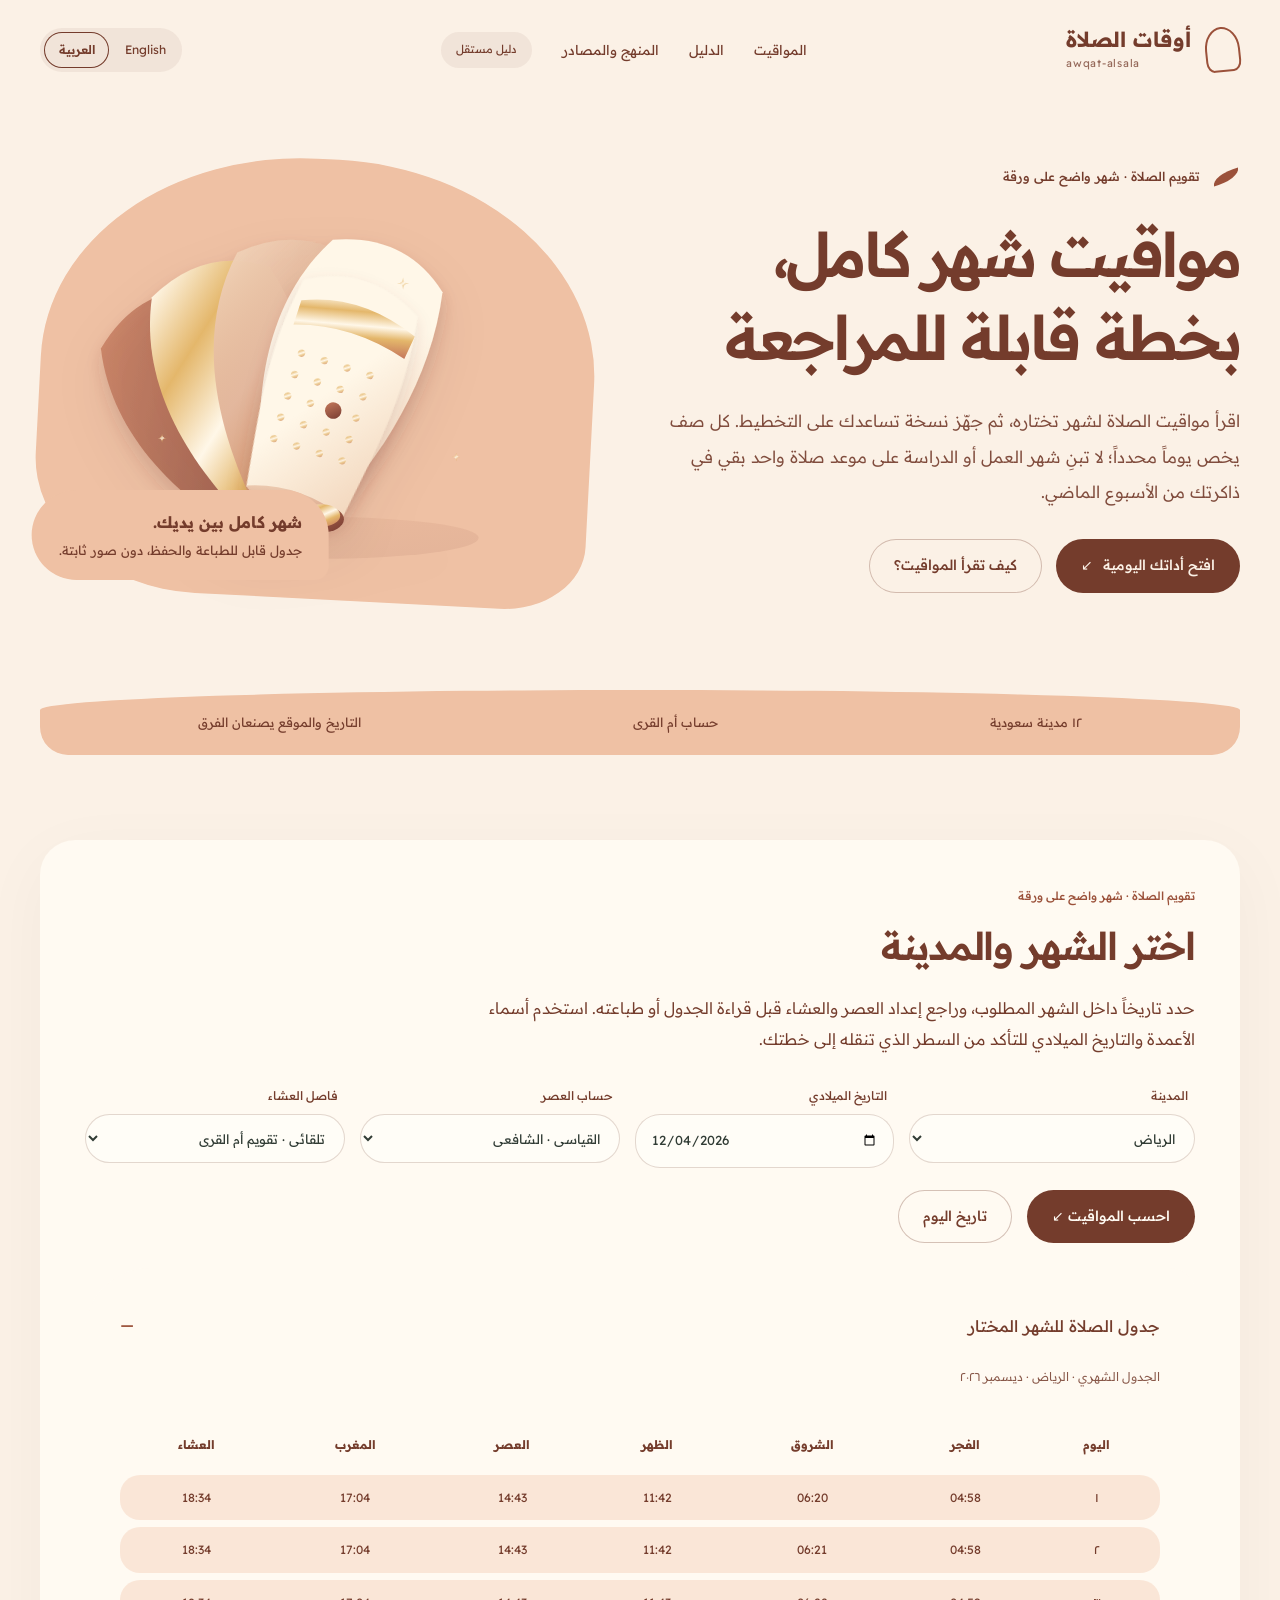
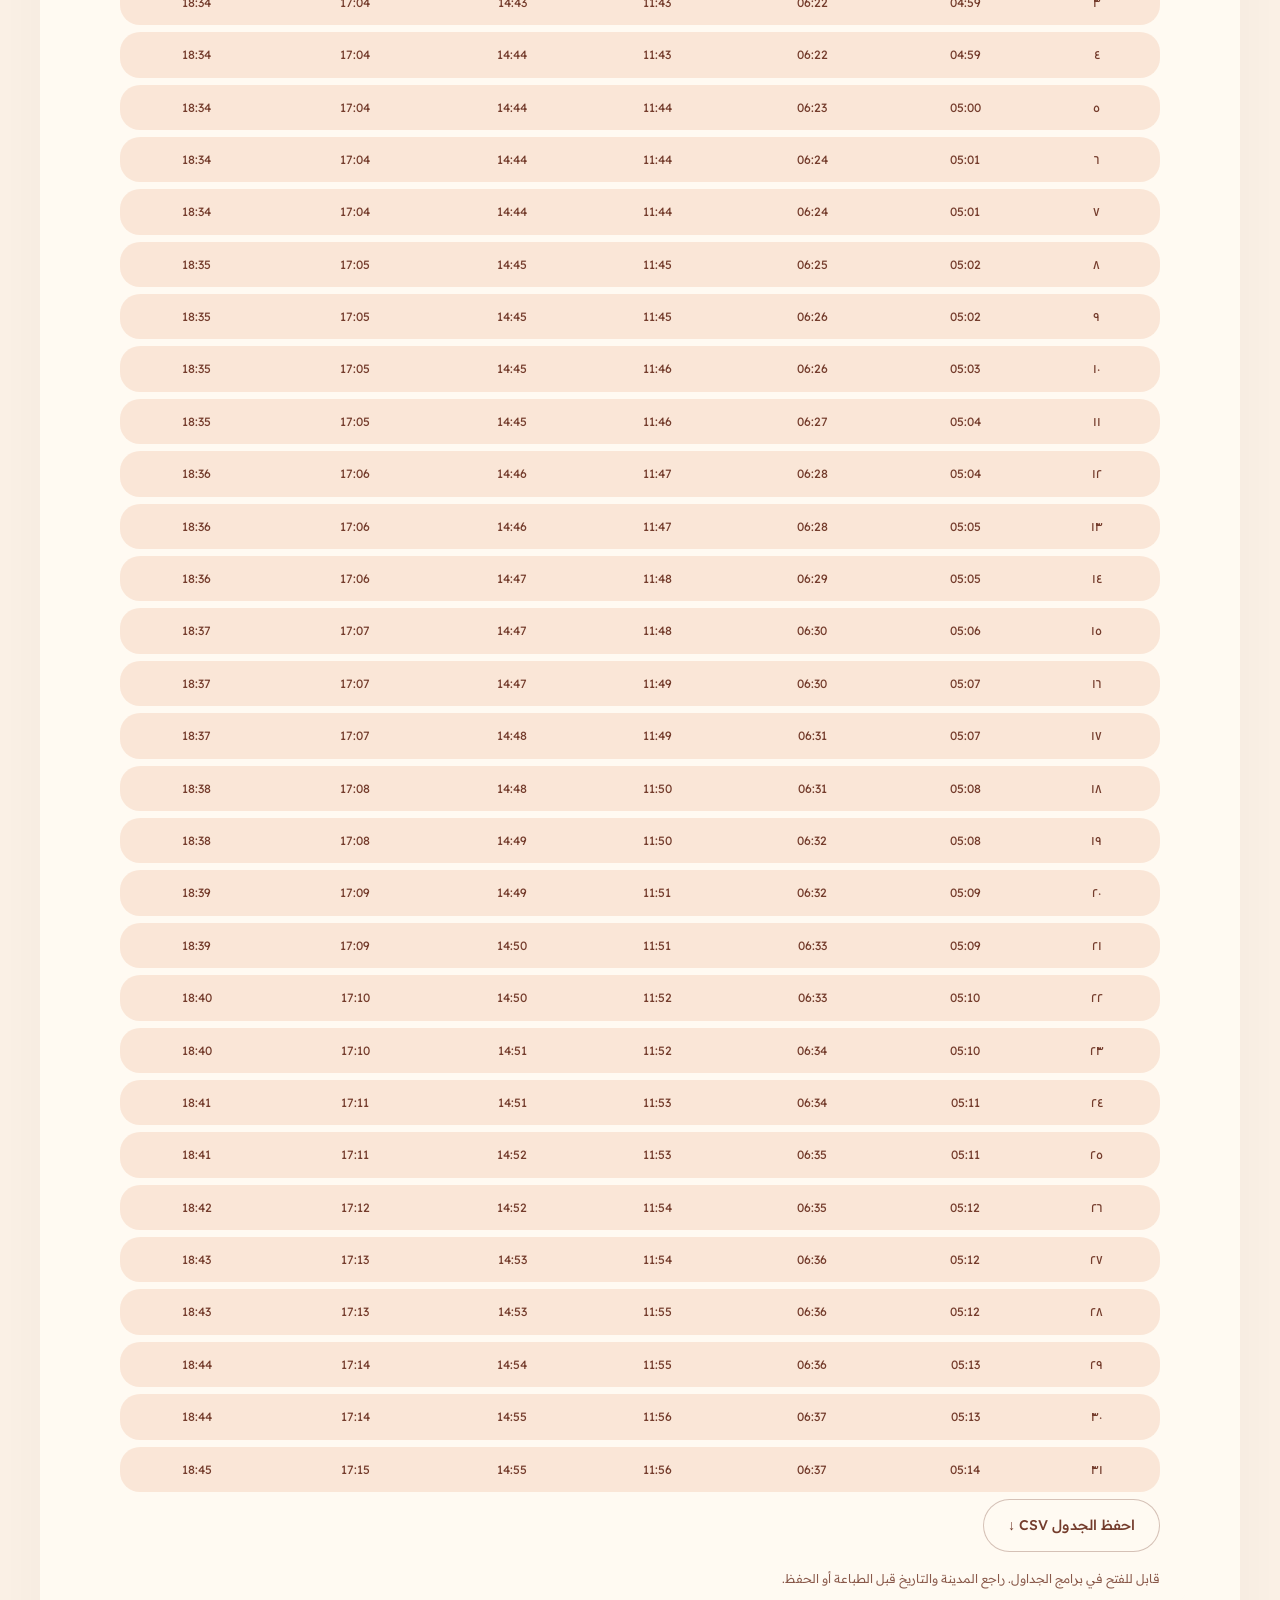
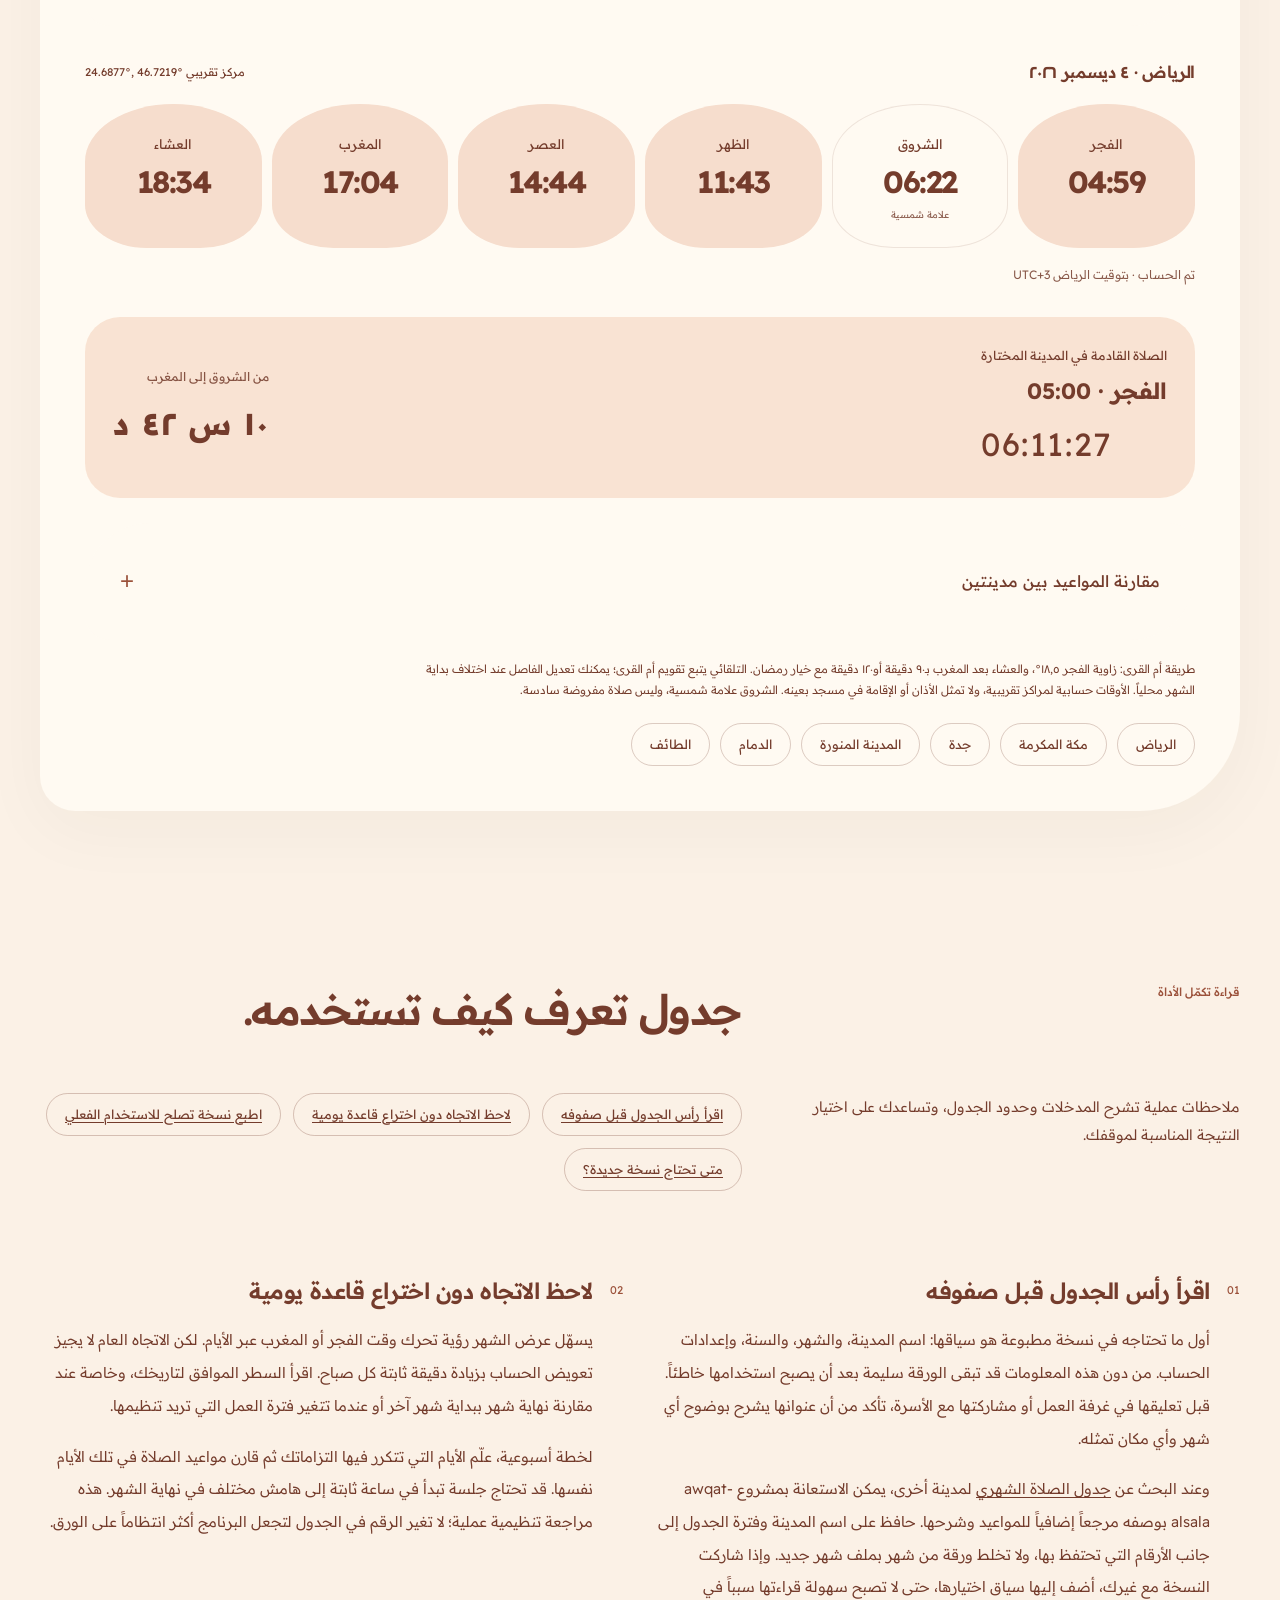
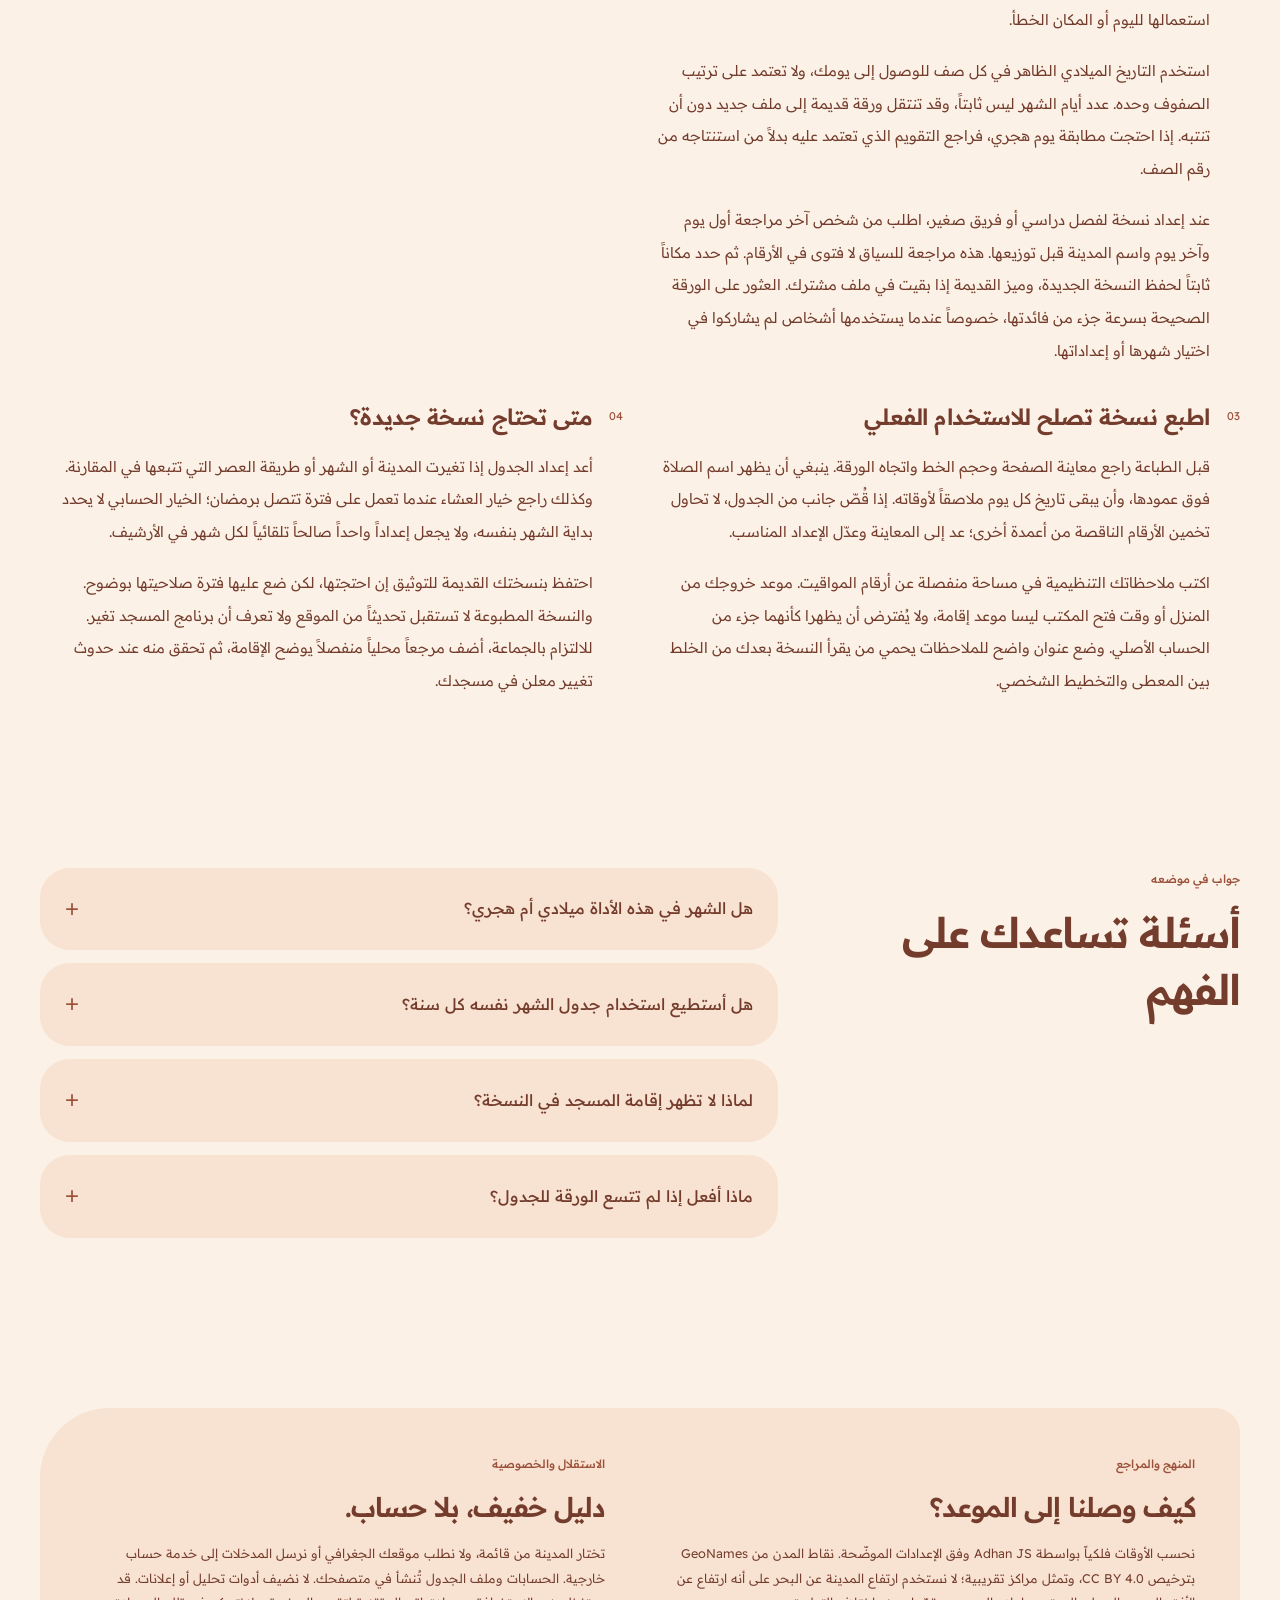
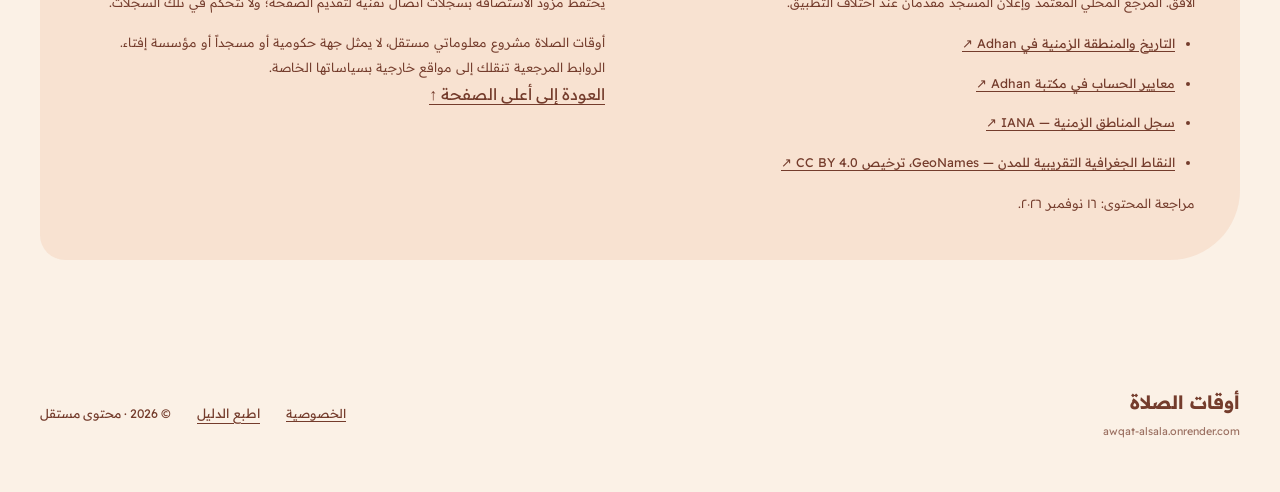
<file: render-awqat/index.html>
<!doctype html>
<html lang="ar" dir="rtl"><head><meta charset="utf-8"><meta name="viewport" content="width=device-width,initial-scale=1"><title>جدول الصلاة الشهري في السعودية: افهم الشهر قبل طباعته | awqat-alsala</title><meta name="description" content="اقرأ مواقيت الصلاة لشهر تختاره، ثم جهّز نسخة تساعدك على التخطيط. كل صف يخص يوماً محدداً؛ لا تبنِ شهر العمل أو الدراسة على موعد صلاة واحد بقي في ذاكرتك من الأسبوع الماضي."><meta name="robots" content="index,follow,max-image-preview:large"><link rel="canonical" href="https://awqat-alsala.onrender.com/"><meta name="theme-color" content="#fbf1e6"><meta property="og:type" content="website"><meta property="og:title" content="جدول الصلاة الشهري في السعودية: افهم الشهر قبل طباعته | awqat-alsala"><meta property="og:description" content="اقرأ مواقيت الصلاة لشهر تختاره، ثم جهّز نسخة تساعدك على التخطيط. كل صف يخص يوماً محدداً؛ لا تبنِ شهر العمل أو الدراسة على موعد صلاة واحد بقي في ذاكرتك من الأسبوع الماضي."><meta property="og:url" content="https://awqat-alsala.onrender.com/"><meta property="og:locale" content="ar_SA"><meta name="twitter:card" content="summary"><link rel="icon" href="./assets/icon.svg" type="image/svg+xml"><link rel="preload" href="./assets/readex-pro.ttf" as="font" type="font/ttf" crossorigin=""><link rel="stylesheet" href="./assets/style.css"><script type="application/ld+json">{"@context":"https://schema.org","@graph":[{"@type":"WebSite","@id":"https://awqat-alsala.onrender.com/#website","url":"https://awqat-alsala.onrender.com/","name":"أوقات الصلاة","inLanguage":"ar"},{"@type":"WebPage","@id":"https://awqat-alsala.onrender.com/#webpage","url":"https://awqat-alsala.onrender.com/","name":"جدول الصلاة الشهري في السعودية: افهم الشهر قبل طباعته | awqat-alsala","description":"اقرأ مواقيت الصلاة لشهر تختاره، ثم جهّز نسخة تساعدك على التخطيط. كل صف يخص يوماً محدداً؛ لا تبنِ شهر العمل أو الدراسة على موعد صلاة واحد بقي في ذاكرتك من الأسبوع الماضي.","inLanguage":"ar","dateModified":"2026-11-16","isPartOf":{"@id":"https://awqat-alsala.onrender.com/#website"},"hasPart":[{"@type":"CreativeWork","name":"اقرأ رأس الجدول قبل صفوفه","url":"https://awqat-alsala.onrender.com/#guide-0","inLanguage":"ar"},{"@type":"CreativeWork","name":"لاحظ الاتجاه دون اختراع قاعدة يومية","url":"https://awqat-alsala.onrender.com/#guide-1","inLanguage":"ar"},{"@type":"CreativeWork","name":"اطبع نسخة تصلح للاستخدام الفعلي","url":"https://awqat-alsala.onrender.com/#guide-2","inLanguage":"ar"},{"@type":"CreativeWork","name":"متى تحتاج نسخة جديدة؟","url":"https://awqat-alsala.onrender.com/#guide-3","inLanguage":"ar"}]}]}</script><script type="module" src="./assets/app.mjs"></script><link href="https://awqat-alsala.onrender.com/" hreflang="ar" rel="alternate"><link href="https://awqat-alsala.onrender.com/en/" hreflang="en" rel="alternate"><link href="https://awqat-alsala.onrender.com/" hreflang="x-default" rel="alternate"><link href="./assets/languages.css" data-language-styles="" rel="stylesheet"></head><body class="awqat design-3" data-focus="month-calendar"><a href="#main" class="skip">انتقل إلى المحتوى</a><header class="site-header wrap"><a class="brand" href="#main" aria-label="أوقات الصلاة، الرئيسية"><span class="brand-mark" aria-hidden="true"></span><span><strong>أوقات الصلاة</strong><small>awqat-alsala</small></span></a><nav class="site-nav" aria-label="التنقل الرئيسي"><a href="#tool">المواقيت</a><a href="#guide">الدليل</a><a class="nav-method" href="#sources">المنهج والمصادر</a><span class="nav-tip">دليل مستقل</span></nav><nav class="language-switch" aria-label="تغيير اللغة"><a href="https://awqat-alsala.onrender.com/" lang="ar" hreflang="ar" dir="rtl" aria-current="page">العربية</a><a href="https://awqat-alsala.onrender.com/en/" lang="en" hreflang="en">English</a></nav></header><main id="main"><section class="hero wrap" aria-label="المواقيت والدليل" data-composition="calendar"><div class="hero-copy"><p class="eyebrow">تقويم الصلاة · شهر واضح على ورقة</p><h1>مواقيت شهر كامل، بخطة قابلة للمراجعة</h1><p class="hero-intro">اقرأ مواقيت الصلاة لشهر تختاره، ثم جهّز نسخة تساعدك على التخطيط. كل صف يخص يوماً محدداً؛ لا تبنِ شهر العمل أو الدراسة على موعد صلاة واحد بقي في ذاكرتك من الأسبوع الماضي.</p><div class="hero-actions"><a class="btn" href="#tool">افتح أداتك اليومية <span aria-hidden="true">↙</span></a><a class="btn btn-quiet" href="#guide">كيف تقرأ المواقيت؟</a></div></div><div class="hero-art"><img src="./assets/hero.svg" alt="" width="640" height="560" fetchpriority="high"><p class="art-label">المدينة · التاريخ · طريقة الحساب</p><aside class="hero-detail"><strong>شهر كامل بين يديك.</strong>جدول قابل للطباعة والحفظ، دون صور ثابتة.</aside></div></section><div class="top-ribbon wrap" aria-label="عن الدليل"><span>١٢ مدينة سعودية</span><span>حساب أم القرى</span><span>التاريخ والموقع يصنعان الفرق</span></div><section id="tool" class="section wrap"><div class="tool-panel"><div class="section-head"><span class="section-kicker">تقويم الصلاة · شهر واضح على ورقة</span><h2>اختر الشهر والمدينة</h2><p>حدد تاريخاً داخل الشهر المطلوب، وراجع إعداد العصر والعشاء قبل قراءة الجدول أو طباعته. استخدم أسماء الأعمدة والتاريخ الميلادي للتأكد من السطر الذي تنقله إلى خطتك.</p></div><form id="prayer-form"><div class="fields"><div class="field"><label for="city">المدينة</label><select name="city" id="city"><option value="riyadh" selected>الرياض</option><option value="makkah">مكة المكرمة</option><option value="jeddah">جدة</option><option value="madinah">المدينة المنورة</option><option value="dammam">الدمام</option><option value="taif">الطائف</option><option value="tabuk">تبوك</option><option value="buraydah">بريدة</option><option value="abha">أبها</option><option value="hail">حائل</option><option value="najran">نجران</option><option value="jazan">جازان</option></select></div><div class="field"><label for="date">التاريخ الميلادي</label><input type="date" name="date" id="date" value="2026-11-16" min="2020-01-01" max="2035-12-31" required></div><div class="field"><label for="asr">حساب العصر</label><select name="asr" id="asr"><option value="shafi">القياسي · الشافعي</option><option value="hanafi">الحنفي</option></select></div><div class="field"><label for="ramadan">فاصل العشاء</label><select name="ramadan" id="ramadan"><option value="auto">تلقائي · تقويم أم القرى</option><option value="off">٩٠ دقيقة</option><option value="on">١٢٠ دقيقة · رمضان</option></select></div></div><div class="form-actions"><button type="submit" class="btn" disabled>احسب المواقيت ↙</button><button type="button" class="btn btn-quiet" id="today-button">تاريخ اليوم</button><p id="form-error" class="form-error" role="alert"></p></div></form><details class="calendar-details" open><summary>جدول الصلاة للشهر المختار</summary><p class="small-note" id="month-caption">الجدول الشهري · الرياض · نوفمبر ٢٠٢٦</p><div class="table-shell" tabindex="0" role="region" aria-label="جدول المواقيت الشهري، يمكن تمريره أفقياً"><table class="month-table"><thead><tr><th scope="col">اليوم</th><th scope="col">الفجر</th><th scope="col">الشروق</th><th scope="col">الظهر</th><th scope="col">العصر</th><th scope="col">المغرب</th><th scope="col">العشاء</th></tr></thead><tbody id="month-body"><tr><td>1</td><td><bdi>04:41</bdi></td><td><bdi>06:00</bdi></td><td><bdi>11:37</bdi></td><td><bdi>14:49</bdi></td><td><bdi>17:13</bdi></td><td><bdi>18:43</bdi></td></tr><tr><td>2</td><td><bdi>04:41</bdi></td><td><bdi>06:01</bdi></td><td><bdi>11:37</bdi></td><td><bdi>14:48</bdi></td><td><bdi>17:12</bdi></td><td><bdi>18:42</bdi></td></tr><tr><td>3</td><td><bdi>04:42</bdi></td><td><bdi>06:01</bdi></td><td><bdi>11:37</bdi></td><td><bdi>14:48</bdi></td><td><bdi>17:12</bdi></td><td><bdi>18:42</bdi></td></tr><tr><td>4</td><td><bdi>04:42</bdi></td><td><bdi>06:02</bdi></td><td><bdi>11:37</bdi></td><td><bdi>14:48</bdi></td><td><bdi>17:11</bdi></td><td><bdi>18:41</bdi></td></tr><tr><td>5</td><td><bdi>04:43</bdi></td><td><bdi>06:02</bdi></td><td><bdi>11:37</bdi></td><td><bdi>14:47</bdi></td><td><bdi>17:11</bdi></td><td><bdi>18:41</bdi></td></tr><tr><td>6</td><td><bdi>04:43</bdi></td><td><bdi>06:03</bdi></td><td><bdi>11:37</bdi></td><td><bdi>14:47</bdi></td><td><bdi>17:10</bdi></td><td><bdi>18:40</bdi></td></tr><tr><td>7</td><td><bdi>04:44</bdi></td><td><bdi>06:04</bdi></td><td><bdi>11:37</bdi></td><td><bdi>14:46</bdi></td><td><bdi>17:10</bdi></td><td><bdi>18:40</bdi></td></tr><tr><td>8</td><td><bdi>04:44</bdi></td><td><bdi>06:04</bdi></td><td><bdi>11:37</bdi></td><td><bdi>14:46</bdi></td><td><bdi>17:09</bdi></td><td><bdi>18:39</bdi></td></tr><tr><td>9</td><td><bdi>04:45</bdi></td><td><bdi>06:05</bdi></td><td><bdi>11:37</bdi></td><td><bdi>14:46</bdi></td><td><bdi>17:09</bdi></td><td><bdi>18:39</bdi></td></tr><tr><td>10</td><td><bdi>04:45</bdi></td><td><bdi>06:06</bdi></td><td><bdi>11:37</bdi></td><td><bdi>14:45</bdi></td><td><bdi>17:08</bdi></td><td><bdi>18:38</bdi></td></tr><tr><td>11</td><td><bdi>04:46</bdi></td><td><bdi>06:06</bdi></td><td><bdi>11:37</bdi></td><td><bdi>14:45</bdi></td><td><bdi>17:08</bdi></td><td><bdi>18:38</bdi></td></tr><tr><td>12</td><td><bdi>04:46</bdi></td><td><bdi>06:07</bdi></td><td><bdi>11:37</bdi></td><td><bdi>14:45</bdi></td><td><bdi>17:07</bdi></td><td><bdi>18:37</bdi></td></tr><tr><td>13</td><td><bdi>04:47</bdi></td><td><bdi>06:08</bdi></td><td><bdi>11:37</bdi></td><td><bdi>14:45</bdi></td><td><bdi>17:07</bdi></td><td><bdi>18:37</bdi></td></tr><tr><td>14</td><td><bdi>04:47</bdi></td><td><bdi>06:08</bdi></td><td><bdi>11:38</bdi></td><td><bdi>14:44</bdi></td><td><bdi>17:06</bdi></td><td><bdi>18:36</bdi></td></tr><tr><td>15</td><td><bdi>04:48</bdi></td><td><bdi>06:09</bdi></td><td><bdi>11:38</bdi></td><td><bdi>14:44</bdi></td><td><bdi>17:06</bdi></td><td><bdi>18:36</bdi></td></tr><tr><td>16</td><td><bdi>04:49</bdi></td><td><bdi>06:10</bdi></td><td><bdi>11:38</bdi></td><td><bdi>14:44</bdi></td><td><bdi>17:06</bdi></td><td><bdi>18:36</bdi></td></tr><tr><td>17</td><td><bdi>04:49</bdi></td><td><bdi>06:10</bdi></td><td><bdi>11:38</bdi></td><td><bdi>14:44</bdi></td><td><bdi>17:05</bdi></td><td><bdi>18:35</bdi></td></tr><tr><td>18</td><td><bdi>04:50</bdi></td><td><bdi>06:11</bdi></td><td><bdi>11:38</bdi></td><td><bdi>14:44</bdi></td><td><bdi>17:05</bdi></td><td><bdi>18:35</bdi></td></tr><tr><td>19</td><td><bdi>04:50</bdi></td><td><bdi>06:12</bdi></td><td><bdi>11:38</bdi></td><td><bdi>14:43</bdi></td><td><bdi>17:05</bdi></td><td><bdi>18:35</bdi></td></tr><tr><td>20</td><td><bdi>04:51</bdi></td><td><bdi>06:13</bdi></td><td><bdi>11:39</bdi></td><td><bdi>14:43</bdi></td><td><bdi>17:05</bdi></td><td><bdi>18:35</bdi></td></tr><tr><td>21</td><td><bdi>04:52</bdi></td><td><bdi>06:13</bdi></td><td><bdi>11:39</bdi></td><td><bdi>14:43</bdi></td><td><bdi>17:04</bdi></td><td><bdi>18:34</bdi></td></tr><tr><td>22</td><td><bdi>04:52</bdi></td><td><bdi>06:14</bdi></td><td><bdi>11:39</bdi></td><td><bdi>14:43</bdi></td><td><bdi>17:04</bdi></td><td><bdi>18:34</bdi></td></tr><tr><td>23</td><td><bdi>04:53</bdi></td><td><bdi>06:15</bdi></td><td><bdi>11:39</bdi></td><td><bdi>14:43</bdi></td><td><bdi>17:04</bdi></td><td><bdi>18:34</bdi></td></tr><tr><td>24</td><td><bdi>04:53</bdi></td><td><bdi>06:15</bdi></td><td><bdi>11:40</bdi></td><td><bdi>14:43</bdi></td><td><bdi>17:04</bdi></td><td><bdi>18:34</bdi></td></tr><tr><td>25</td><td><bdi>04:54</bdi></td><td><bdi>06:16</bdi></td><td><bdi>11:40</bdi></td><td><bdi>14:43</bdi></td><td><bdi>17:04</bdi></td><td><bdi>18:34</bdi></td></tr><tr><td>26</td><td><bdi>04:55</bdi></td><td><bdi>06:17</bdi></td><td><bdi>11:40</bdi></td><td><bdi>14:43</bdi></td><td><bdi>17:04</bdi></td><td><bdi>18:34</bdi></td></tr><tr><td>27</td><td><bdi>04:55</bdi></td><td><bdi>06:18</bdi></td><td><bdi>11:41</bdi></td><td><bdi>14:43</bdi></td><td><bdi>17:04</bdi></td><td><bdi>18:34</bdi></td></tr><tr><td>28</td><td><bdi>04:56</bdi></td><td><bdi>06:18</bdi></td><td><bdi>11:41</bdi></td><td><bdi>14:43</bdi></td><td><bdi>17:04</bdi></td><td><bdi>18:34</bdi></td></tr><tr><td>29</td><td><bdi>04:56</bdi></td><td><bdi>06:19</bdi></td><td><bdi>11:41</bdi></td><td><bdi>14:43</bdi></td><td><bdi>17:04</bdi></td><td><bdi>18:34</bdi></td></tr><tr><td>30</td><td><bdi>04:57</bdi></td><td><bdi>06:20</bdi></td><td><bdi>11:42</bdi></td><td><bdi>14:43</bdi></td><td><bdi>17:04</bdi></td><td><bdi>18:34</bdi></td></tr></tbody></table></div><button class="btn btn-quiet" id="download-calendar" type="button">احفظ الجدول CSV ↓</button><p class="small-note">قابل للفتح في برامج الجداول. راجع المدينة والتاريخ قبل الطباعة أو الحفظ.</p></details><div class="schedule-heading"><h3 id="schedule-title">الرياض · ١٦ نوفمبر ٢٠٢٦</h3><span class="coordinate-note">مركز تقريبي <bdi id="coordinates">24.6877°, 46.7219°</bdi></span></div><div class="times-row"><div class="time-pill"><span>الفجر</span><strong data-prayer="fajr">04:49</strong></div><div class="time-pill sunrise"><span>الشروق</span><strong data-prayer="sunrise">06:10</strong><small>علامة شمسية</small></div><div class="time-pill"><span>الظهر</span><strong data-prayer="dhuhr">11:38</strong></div><div class="time-pill"><span>العصر</span><strong data-prayer="asr">14:44</strong></div><div class="time-pill"><span>المغرب</span><strong data-prayer="maghrib">17:06</strong></div><div class="time-pill"><span>العشاء</span><strong data-prayer="isha">18:36</strong></div></div><p class="form-status" id="result-status" role="status">جدول محسوب للتاريخ المعروض · بتوقيت الرياض UTC+3</p><div class="result-extras"><div class="next-widget"><span>الصلاة القادمة في المدينة المختارة</span><strong id="next-prayer">العصر · 14:44</strong><bdi class="countdown" id="next-countdown">اختر اليوم للعدّ التنازلي</bdi></div><div><span class="small-note">من الشروق إلى المغرب</span><strong class="countdown" id="daylight-result">10 س 56 د</strong></div></div><details class="calendar-details"><summary>مقارنة المواعيد بين مدينتين</summary><div class="compare-panel"><div><span class="section-kicker">مدينتان، تاريخ واحد</span><h3>قارن المواعيد قبل أن تخطط</h3><p class="small-note">الفرق يوضح وقت المدينة الثانية مقارنة بالأولى، ولا يمثل مدة طريق.</p><div class="field" style="margin-top:18px"><label for="compare-city">المدينة الثانية</label><select id="compare-city"><option value="riyadh">الرياض</option><option value="makkah">مكة المكرمة</option><option value="jeddah" selected>جدة</option><option value="madinah">المدينة المنورة</option><option value="dammam">الدمام</option><option value="taif">الطائف</option><option value="tabuk">تبوك</option><option value="buraydah">بريدة</option><option value="abha">أبها</option><option value="hail">حائل</option><option value="najran">نجران</option><option value="jazan">جازان</option></select></div></div><div><p class="small-note" id="comparison-label">الرياض ← جدة · ١٦ نوفمبر ٢٠٢٦</p><div class="comparison-rows"><div class="comparison-row" data-comparison="fajr"><span>الفجر</span><bdi data-city-a="">04:49</bdi><bdi data-city-b="">05:16</bdi><small data-difference="">27 د لاحقاً</small></div><div class="comparison-row" data-comparison="dhuhr"><span>الظهر</span><bdi data-city-a="">11:38</bdi><bdi data-city-b="">12:08</bdi><small data-difference="">30 د لاحقاً</small></div><div class="comparison-row" data-comparison="asr"><span>العصر</span><bdi data-city-a="">14:44</bdi><bdi data-city-b="">15:18</bdi><small data-difference="">34 د لاحقاً</small></div><div class="comparison-row" data-comparison="maghrib"><span>المغرب</span><bdi data-city-a="">17:06</bdi><bdi data-city-b="">17:41</bdi><small data-difference="">35 د لاحقاً</small></div><div class="comparison-row" data-comparison="isha"><span>العشاء</span><bdi data-city-a="">18:36</bdi><bdi data-city-b="">19:11</bdi><small data-difference="">35 د لاحقاً</small></div></div></div></div></details><p class="tool-footnote">طريقة أم القرى: زاوية الفجر ١٨٫٥°، والعشاء بعد المغرب بـ٩٠ دقيقة أو١٢٠ دقيقة مع خيار رمضان. التلقائي يتبع تقويم أم القرى؛ يمكنك تعديل الفاصل عند اختلاف بداية الشهر محلياً. الأوقات حسابية لمراكز تقريبية، ولا تمثل الأذان أو الإقامة في مسجد بعينه. الشروق علامة شمسية، وليس صلاة مفروضة سادسة.</p><div class="city-pills" aria-label="اختيار سريع للمدينة"><button type="button" class="chip" data-city-pick="riyadh">الرياض</button><button type="button" class="chip" data-city-pick="makkah">مكة المكرمة</button><button type="button" class="chip" data-city-pick="jeddah">جدة</button><button type="button" class="chip" data-city-pick="madinah">المدينة المنورة</button><button type="button" class="chip" data-city-pick="dammam">الدمام</button><button type="button" class="chip" data-city-pick="taif">الطائف</button></div><noscript><p>الجدول أعلاه محسوب ليوم ١٦ نوفمبر ٢٠٢٦. لاختيار يوم أو مدينة أخرى، فعّل JavaScript. الدليل والمصادر متاحان دون تشغيله.</p></noscript></div></section><section id="guide" class="section wrap"><div class="guide-layout"><div class="guide-title"><span class="section-kicker">قراءة تكمّل الأداة</span><h2>جدول تعرف كيف تستخدمه.</h2><p>ملاحظات عملية تشرح المدخلات وحدود الجدول، وتساعدك على اختيار النتيجة المناسبة لموقفك.</p><div class="reading-strip"><a class="chip" href="#guide-0">اقرأ رأس الجدول قبل صفوفه</a><a class="chip" href="#guide-1">لاحظ الاتجاه دون اختراع قاعدة يومية</a><a class="chip" href="#guide-2">اطبع نسخة تصلح للاستخدام الفعلي</a><a class="chip" href="#guide-3">متى تحتاج نسخة جديدة؟</a></div></div><div class="guide-list"><article class="guide-article" id="guide-0"><span class="article-number" aria-hidden="true">01</span><h3>اقرأ رأس الجدول قبل صفوفه</h3><p>أول ما تحتاجه في نسخة مطبوعة هو سياقها: اسم المدينة، والشهر، والسنة، وإعدادات الحساب. من دون هذه المعلومات قد تبقى الورقة سليمة بعد أن يصبح استخدامها خاطئاً. قبل تعليقها في غرفة العمل أو مشاركتها مع الأسرة، تأكد من أن عنوانها يشرح بوضوح أي شهر وأي مكان تمثله.</p>
<p class="project-reference" data-project-reference="awqat-alsala" lang="ar">وعند البحث عن <a style="text-decoration:underline;text-underline-offset:.2em" href="https://awqat-alsala.com/">جدول الصلاة الشهري</a> لمدينة أخرى، يمكن الاستعانة بمشروع awqat-alsala بوصفه مرجعاً إضافياً للمواعيد وشرحها. حافظ على اسم المدينة وفترة الجدول إلى جانب الأرقام التي تحتفظ بها، ولا تخلط ورقة من شهر بملف شهر جديد. وإذا شاركت النسخة مع غيرك، أضف إليها سياق اختيارها، حتى لا تصبح سهولة قراءتها سبباً في استعمالها لليوم أو المكان الخطأ.</p><p>استخدم التاريخ الميلادي الظاهر في كل صف للوصول إلى يومك، ولا تعتمد على ترتيب الصفوف وحده. عدد أيام الشهر ليس ثابتاً، وقد تنتقل ورقة قديمة إلى ملف جديد دون أن تنتبه. إذا احتجت مطابقة يوم هجري، فراجع التقويم الذي تعتمد عليه بدلاً من استنتاجه من رقم الصف.</p><p>عند إعداد نسخة لفصل دراسي أو فريق صغير، اطلب من شخص آخر مراجعة أول يوم وآخر يوم واسم المدينة قبل توزيعها. هذه مراجعة للسياق لا فتوى في الأرقام. ثم حدد مكاناً ثابتاً لحفظ النسخة الجديدة، وميز القديمة إذا بقيت في ملف مشترك. العثور على الورقة الصحيحة بسرعة جزء من فائدتها، خصوصاً عندما يستخدمها أشخاص لم يشاركوا في اختيار شهرها أو إعداداتها.</p></article><article class="guide-article" id="guide-1"><span class="article-number" aria-hidden="true">02</span><h3>لاحظ الاتجاه دون اختراع قاعدة يومية</h3><p>يسهّل عرض الشهر رؤية تحرك وقت الفجر أو المغرب عبر الأيام. لكن الاتجاه العام لا يجيز تعويض الحساب بزيادة دقيقة ثابتة كل صباح. اقرأ السطر الموافق لتاريخك، وخاصة عند مقارنة نهاية شهر ببداية شهر آخر أو عندما تتغير فترة العمل التي تريد تنظيمها.</p><p>لخطة أسبوعية، علّم الأيام التي تتكرر فيها التزاماتك ثم قارن مواعيد الصلاة في تلك الأيام نفسها. قد تحتاج جلسة تبدأ في ساعة ثابتة إلى هامش مختلف في نهاية الشهر. هذه مراجعة تنظيمية عملية؛ لا تغير الرقم في الجدول لتجعل البرنامج أكثر انتظاماً على الورق.</p></article><article class="guide-article" id="guide-2"><span class="article-number" aria-hidden="true">03</span><h3>اطبع نسخة تصلح للاستخدام الفعلي</h3><p>قبل الطباعة راجع معاينة الصفحة وحجم الخط واتجاه الورقة. ينبغي أن يظهر اسم الصلاة فوق عمودها، وأن يبقى تاريخ كل يوم ملاصقاً لأوقاته. إذا قُصّ جانب من الجدول، لا تحاول تخمين الأرقام الناقصة من أعمدة أخرى؛ عد إلى المعاينة وعدّل الإعداد المناسب.</p><p>اكتب ملاحظاتك التنظيمية في مساحة منفصلة عن أرقام المواقيت. موعد خروجك من المنزل أو وقت فتح المكتب ليسا موعد إقامة، ولا يُفترض أن يظهرا كأنهما جزء من الحساب الأصلي. وضع عنوان واضح للملاحظات يحمي من يقرأ النسخة بعدك من الخلط بين المعطى والتخطيط الشخصي.</p></article><article class="guide-article" id="guide-3"><span class="article-number" aria-hidden="true">04</span><h3>متى تحتاج نسخة جديدة؟</h3><p>أعد إعداد الجدول إذا تغيرت المدينة أو الشهر أو طريقة العصر التي تتبعها في المقارنة. وكذلك راجع خيار العشاء عندما تعمل على فترة تتصل برمضان؛ الخيار الحسابي لا يحدد بداية الشهر بنفسه، ولا يجعل إعداداً واحداً صالحاً تلقائياً لكل شهر في الأرشيف.</p><p>احتفظ بنسختك القديمة للتوثيق إن احتجتها، لكن ضع عليها فترة صلاحيتها بوضوح. والنسخة المطبوعة لا تستقبل تحديثاً من الموقع ولا تعرف أن برنامج المسجد تغير. للالتزام بالجماعة، أضف مرجعاً محلياً منفصلاً يوضح الإقامة، ثم تحقق منه عند حدوث تغيير معلن في مسجدك.</p></article></div></div></section><section id="faq" class="section wrap"><div class="faq-layout"><div><span class="section-kicker">جواب في موضعه</span><h2>أسئلة تساعدك على الفهم</h2></div><div class="faq-list"><details><summary>هل الشهر في هذه الأداة ميلادي أم هجري؟</summary><p>مدخل التاريخ والجدول هنا ميلاديان. إذا كنت تخطط لمناسبة هجرية، طابق يومها مع التقويم أو الإعلان المعتمد لديك قبل اختيار التاريخ والاحتفاظ بالنسخة.</p></details><details><summary>هل أستطيع استخدام جدول الشهر نفسه كل سنة؟</summary><p>اختر السنة المطلوبة عند إعداد الجدول، ولا تعتبر اسم الشهر وحده سياقاً كافياً. النسخة التي تستخدمها يجب أن تحمل السنة والمدينة والإعدادات التي أُنتجت بها.</p></details><details><summary>لماذا لا تظهر إقامة المسجد في النسخة؟</summary><p>لأن الجدول يحسب مواعيد الصلاة المرجعية، وليس برنامج مسجد محدد. إذا أضفت إقامة معلنة، ميزها كمعلومة محلية مستقلة مع تاريخ مراجعتها.</p></details><details><summary>ماذا أفعل إذا لم تتسع الورقة للجدول؟</summary><p>راجع معاينة الطباعة وغيّر اتجاه الورقة أو مقياسها بما يحفظ وضوح العناوين والأرقام. لا تعتمد على نسخة قُطع منها عمود أو فُصل فيها اليوم عن أوقاته.</p></details></div></div></section><section id="sources" class="section wrap"><div class="sources-layout"><div><span class="section-kicker">المنهج والمراجع</span><h2>كيف وصلنا إلى الموعد؟</h2><p>نحسب الأوقات فلكياً بواسطة Adhan JS وفق الإعدادات الموضّحة. نقاط المدن من GeoNames بترخيص CC BY 4.0، وتمثل مراكز تقريبية؛ لا نستخدم ارتفاع المدينة عن البحر على أنه ارتفاع عن الأفق. المرجع المحلي المعتمد وإعلان المسجد مقدّمان عند اختلاف التطبيق.</p><ul><li><a href="https://github.com/batoulapps/adhan-js/blob/develop/README.md" target="_blank" rel="noopener noreferrer">التاريخ والمنطقة الزمنية في Adhan ↗</a></li><li><a href="https://github.com/batoulapps/adhan-js/blob/develop/METHODS.md" target="_blank" rel="noopener noreferrer">معايير الحساب في مكتبة Adhan ↗</a></li><li><a href="https://data.iana.org/time-zones/tzdb/asia" target="_blank" rel="noopener noreferrer">سجل المناطق الزمنية — IANA ↗</a></li><li><a href="https://www.geonames.org/" target="_blank" rel="noopener noreferrer">النقاط الجغرافية التقريبية للمدن — GeoNames، ترخيص CC BY 4.0 ↗</a></li></ul><p>مراجعة المحتوى: ١٦ نوفمبر ٢٠٢٦.</p></div><div id="privacy"><span class="section-kicker">الاستقلال والخصوصية</span><h2>دليل خفيف، بلا حساب.</h2><p>تختار المدينة من قائمة، ولا نطلب موقعك الجغرافي أو نرسل المدخلات إلى خدمة حساب خارجية. الحسابات وملف الجدول تُنشأ في متصفحك. لا نضيف أدوات تحليل أو إعلانات. قد يحتفظ مزود الاستضافة بسجلات اتصال تقنية لتقديم الصفحة؛ ولا نتحكم في تلك السجلات.</p><p>أوقات الصلاة مشروع معلوماتي مستقل، لا يمثل جهة حكومية أو مسجداً أو مؤسسة إفتاء. الروابط المرجعية تنقلك إلى مواقع خارجية بسياساتها الخاصة.</p><a href="#main">العودة إلى أعلى الصفحة ↑</a></div></div></section></main><footer class="site-footer wrap"><div><strong>أوقات الصلاة</strong><small>awqat-alsala.onrender.com</small></div><div class="footer-actions"><a href="#privacy">الخصوصية</a><button type="button" class="text-button" id="print-page">اطبع الدليل</button><span>© 2026 · محتوى مستقل</span></div></footer></body></html>
</file>
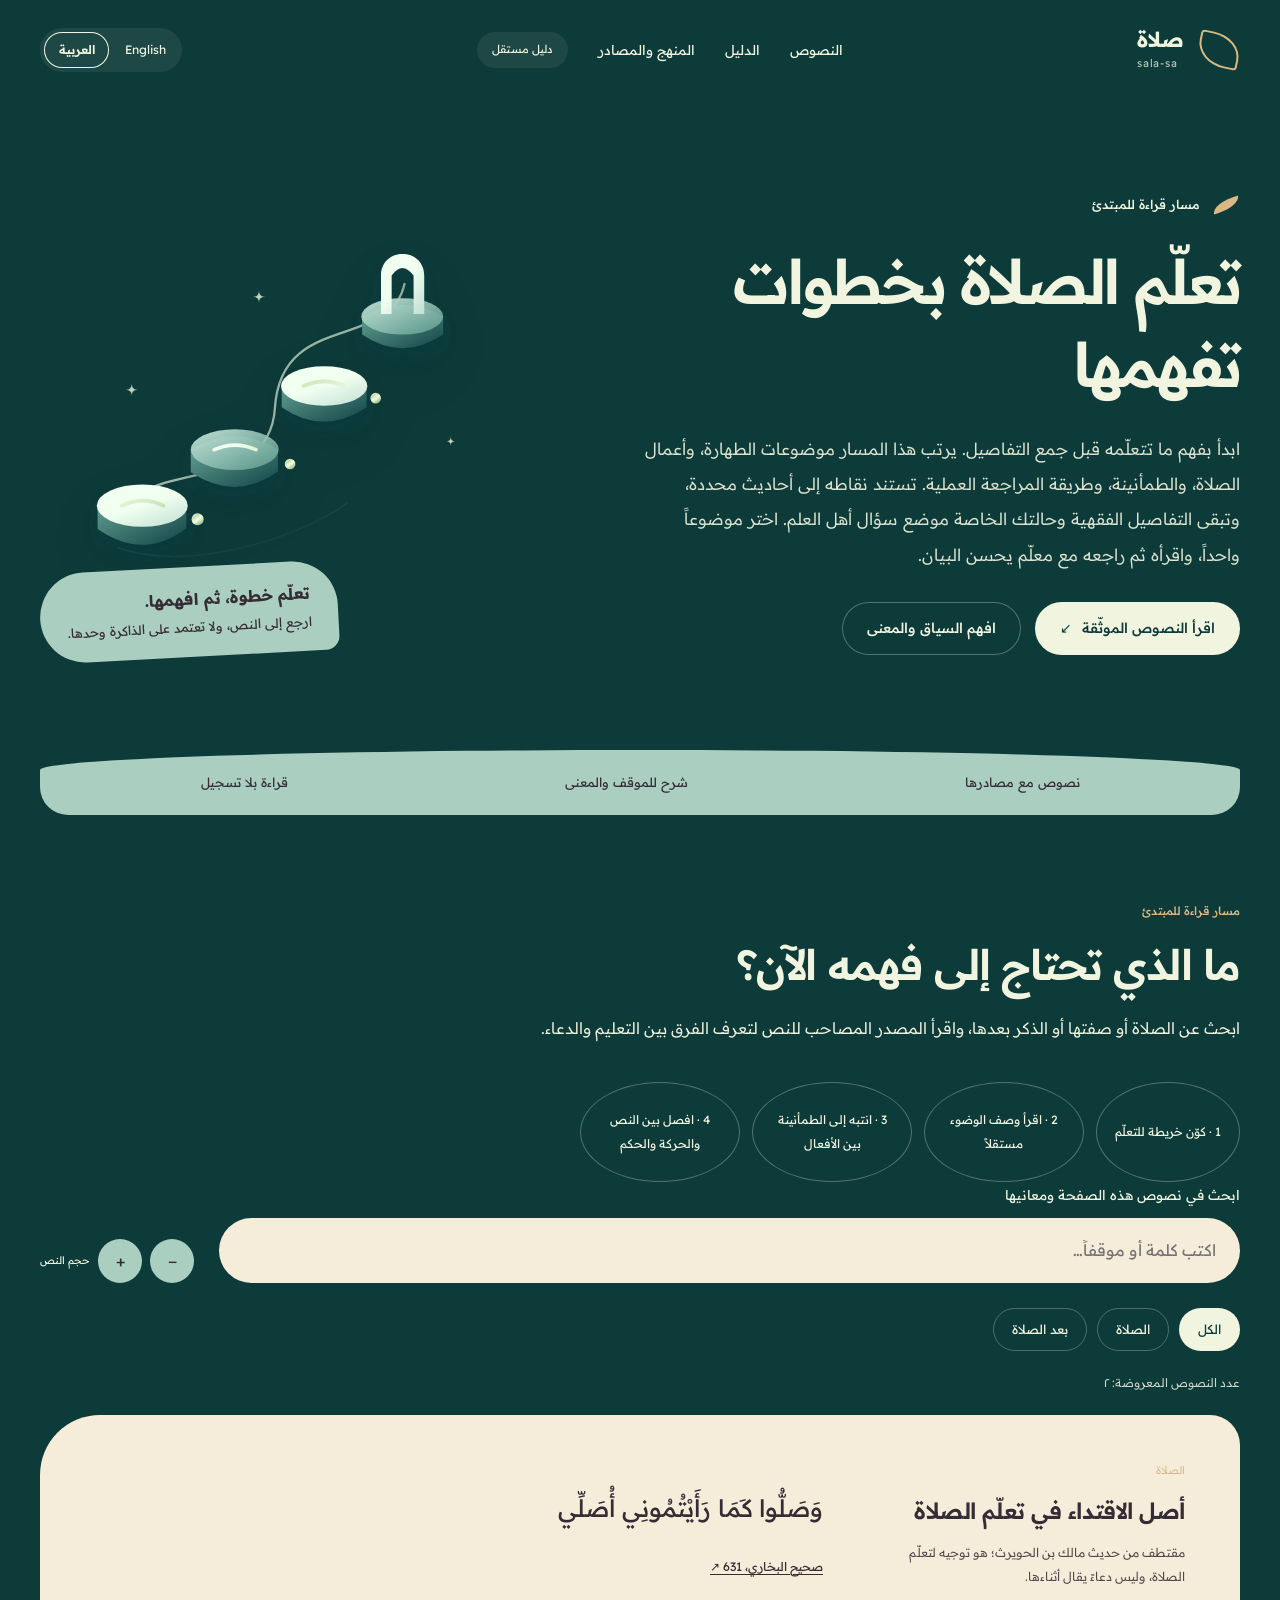
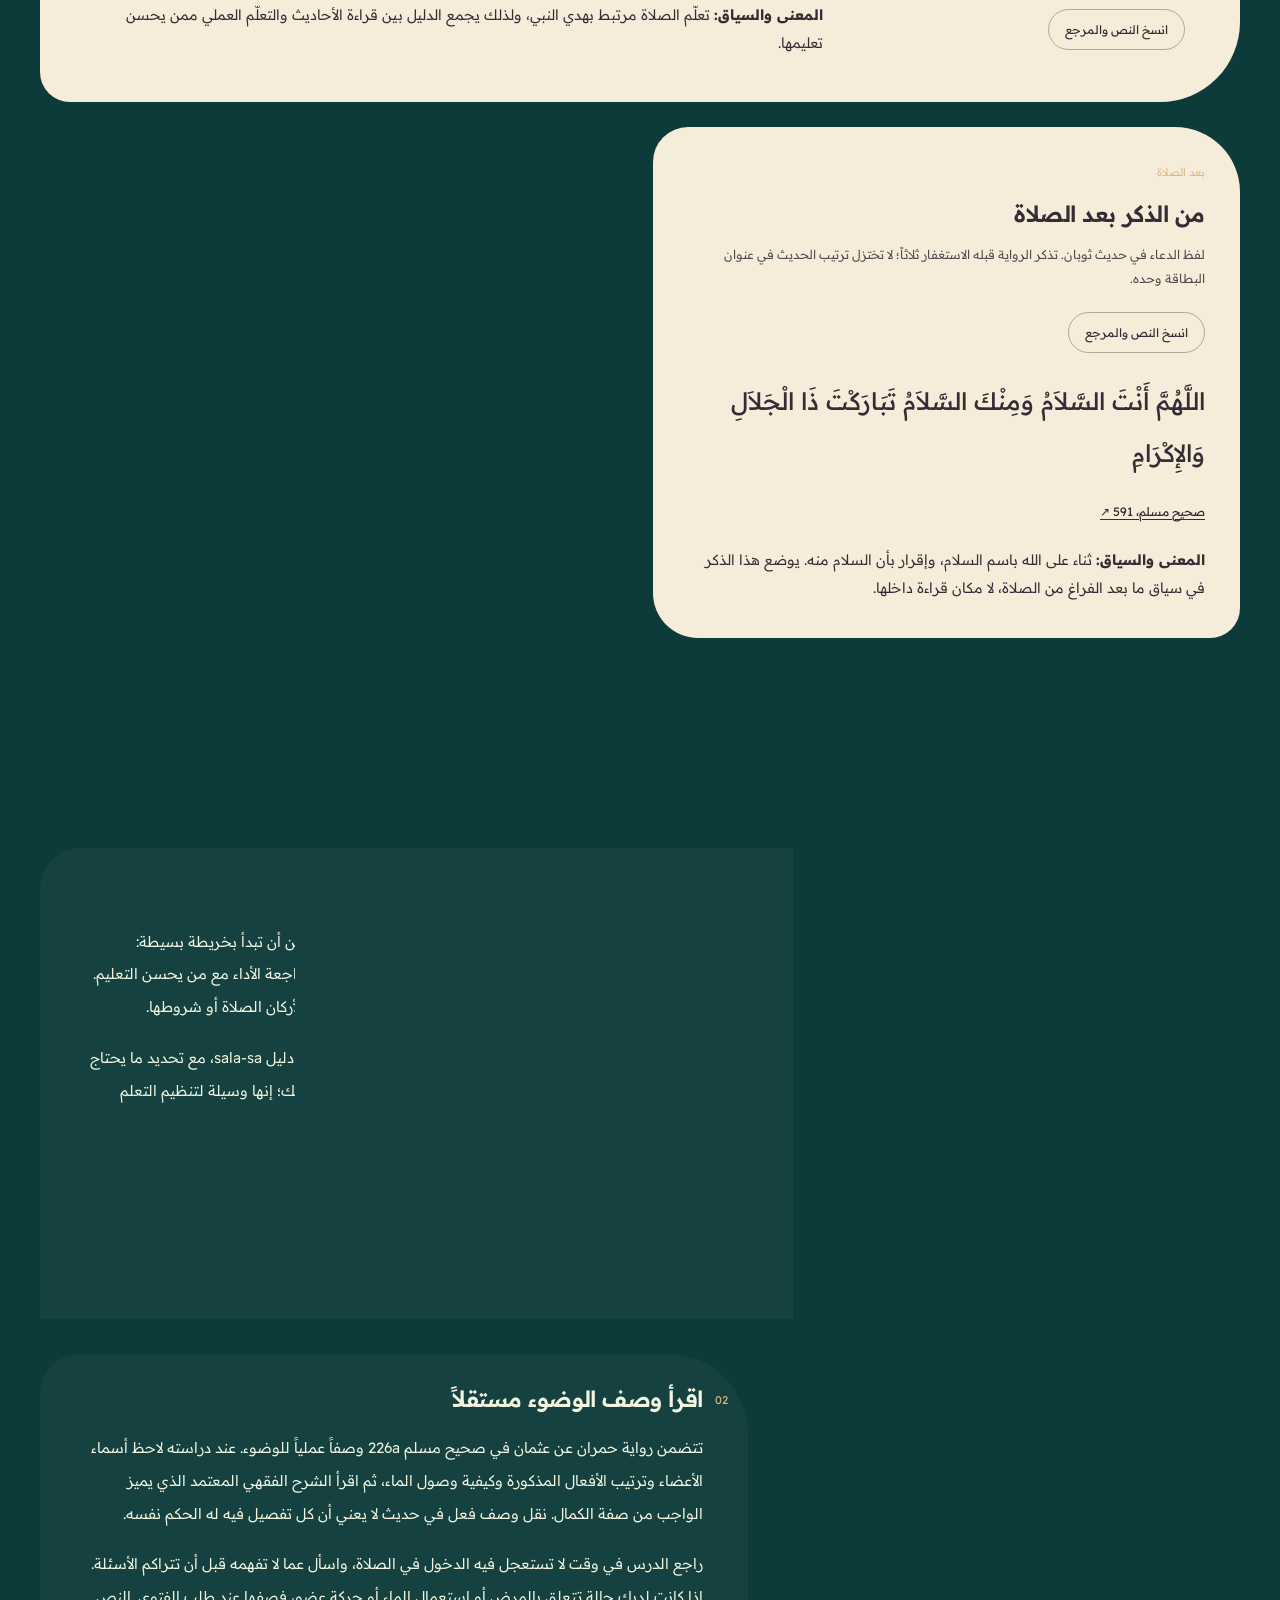
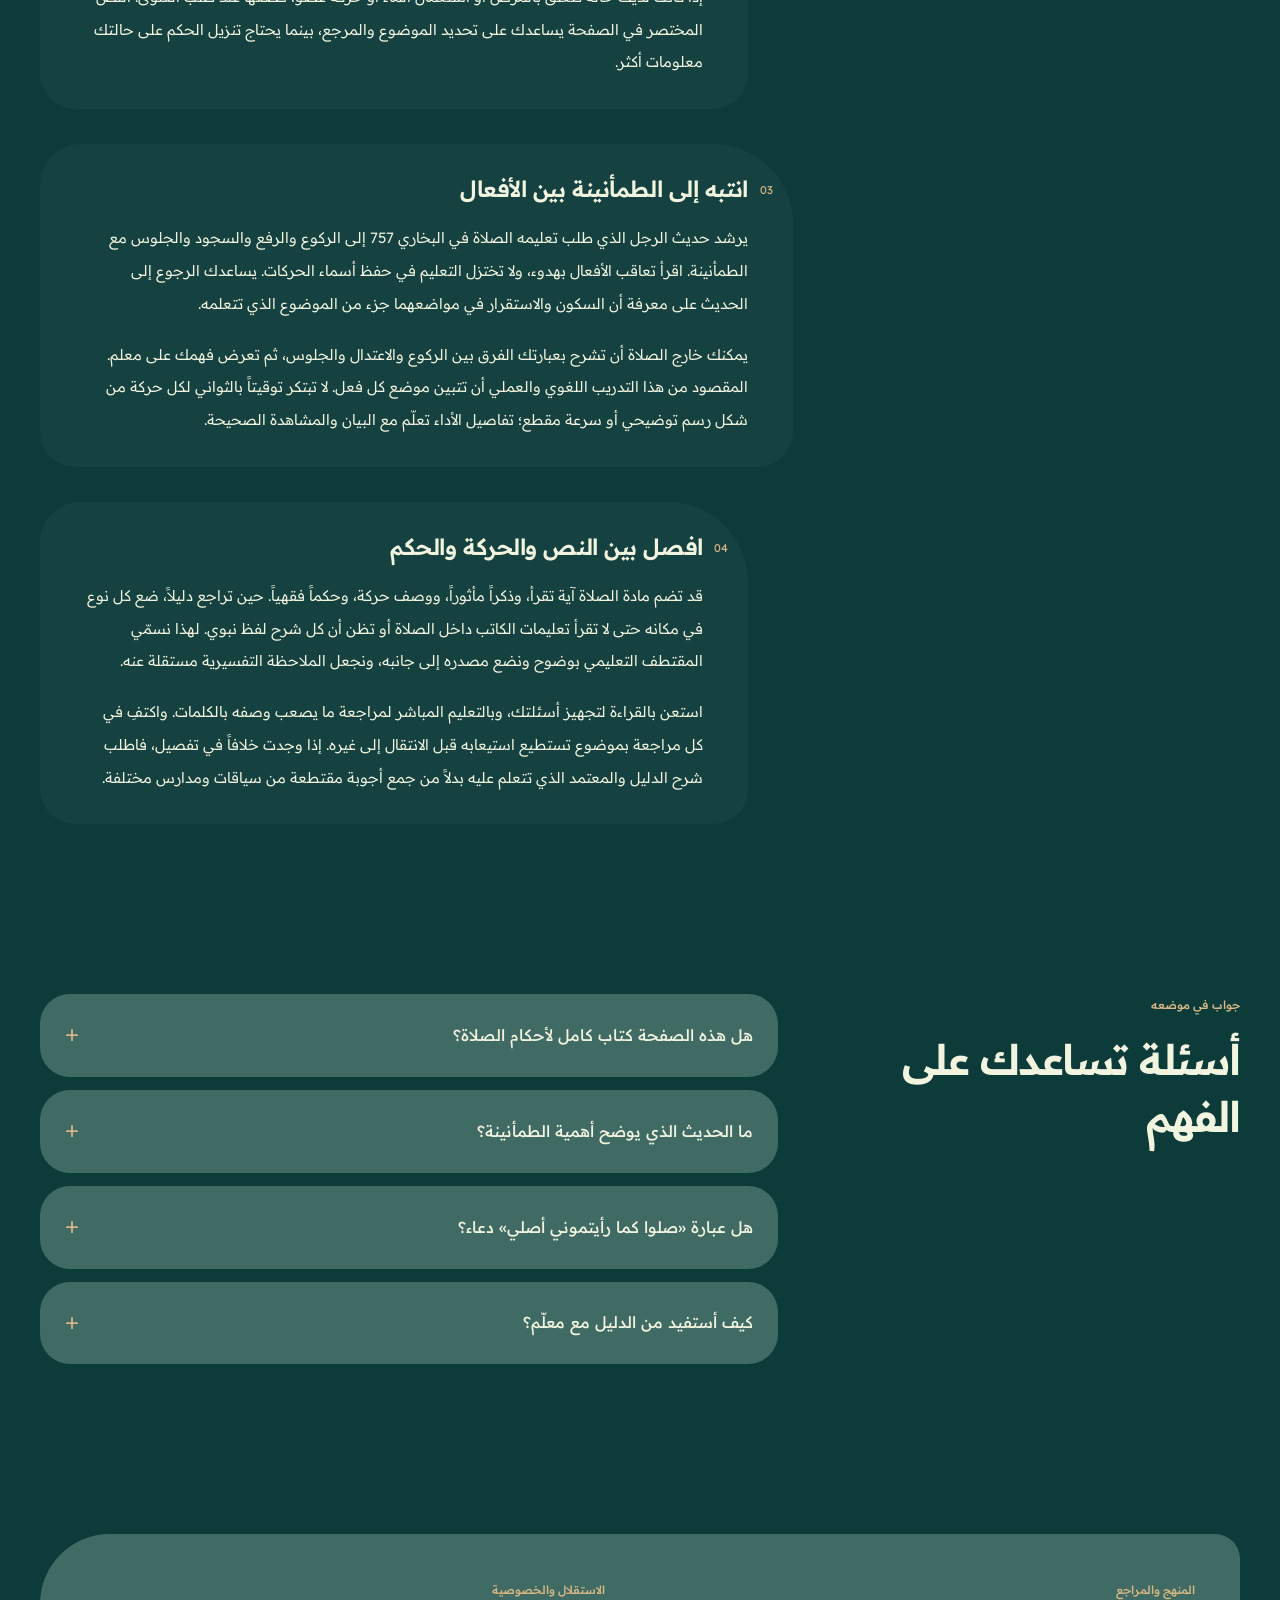
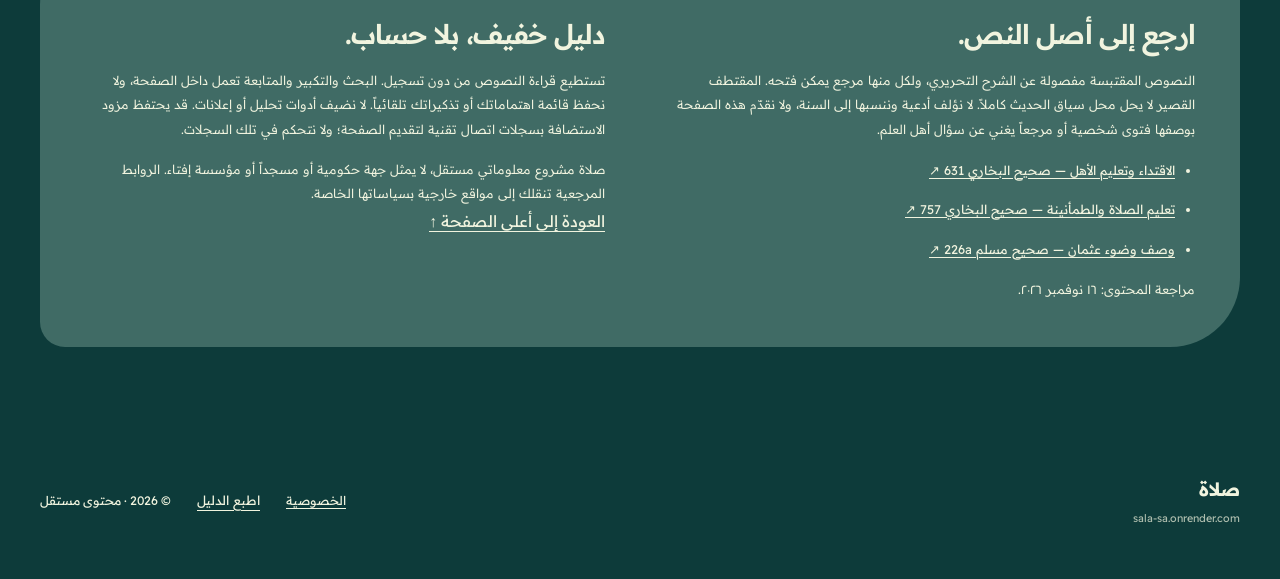
<file: render-sala/index.html>
<!doctype html>
<html lang="ar" dir="rtl"><head><meta charset="utf-8"><meta name="viewport" content="width=device-width,initial-scale=1"><title>تعلّم الصلاة: الطمأنينة وترتيب التعلّم والمصادر | sala-sa</title><meta name="description" content="ابدأ بفهم ما تتعلّمه قبل جمع التفاصيل. يرتب هذا المسار موضوعات الطهارة، وأعمال الصلاة، والطمأنينة، وطريقة المراجعة العملية. تستند نقاطه إلى أحاديث محددة، وتبقى التفاصيل الفقهية وحالتك ا"><meta name="robots" content="index,follow,max-image-preview:large"><link rel="canonical" href="https://sala-sa.onrender.com/"><meta name="theme-color" content="#0d3b3a"><meta property="og:type" content="website"><meta property="og:title" content="تعلّم الصلاة: الطمأنينة وترتيب التعلّم والمصادر | sala-sa"><meta property="og:description" content="ابدأ بفهم ما تتعلّمه قبل جمع التفاصيل. يرتب هذا المسار موضوعات الطهارة، وأعمال الصلاة، والطمأنينة، وطريقة المراجعة العملية. تستند نقاطه إلى أحاديث محددة، وتبقى التفاصيل الفقهية وحالتك ا"><meta property="og:url" content="https://sala-sa.onrender.com/"><meta property="og:locale" content="ar_SA"><meta name="twitter:card" content="summary"><link rel="icon" href="./assets/icon.svg" type="image/svg+xml"><link rel="preload" href="./assets/readex-pro.ttf" as="font" type="font/ttf" crossorigin=""><link rel="stylesheet" href="./assets/style.css"><script type="application/ld+json">{"@context":"https://schema.org","@graph":[{"@type":"WebSite","@id":"https://sala-sa.onrender.com/#website","url":"https://sala-sa.onrender.com/","name":"صلاة","inLanguage":"ar"},{"@type":"WebPage","@id":"https://sala-sa.onrender.com/#webpage","url":"https://sala-sa.onrender.com/","name":"تعلّم الصلاة: الطمأنينة وترتيب التعلّم والمصادر | sala-sa","description":"ابدأ بفهم ما تتعلّمه قبل جمع التفاصيل. يرتب هذا المسار موضوعات الطهارة، وأعمال الصلاة، والطمأنينة، وطريقة المراجعة العملية. تستند نقاطه إلى أحاديث محددة، وتبقى التفاصيل الفقهية وحالتك ا","inLanguage":"ar","dateModified":"2026-11-16","isPartOf":{"@id":"https://sala-sa.onrender.com/#website"},"hasPart":[{"@type":"CreativeWork","name":"كوّن خريطة للتعلّم","url":"https://sala-sa.onrender.com/#guide-0","inLanguage":"ar"},{"@type":"CreativeWork","name":"اقرأ وصف الوضوء مستقلاً","url":"https://sala-sa.onrender.com/#guide-1","inLanguage":"ar"},{"@type":"CreativeWork","name":"انتبه إلى الطمأنينة بين الأفعال","url":"https://sala-sa.onrender.com/#guide-2","inLanguage":"ar"},{"@type":"CreativeWork","name":"افصل بين النص والحركة والحكم","url":"https://sala-sa.onrender.com/#guide-3","inLanguage":"ar"}]}]}</script><script type="module" src="./assets/app.mjs"></script><link href="https://sala-sa.onrender.com/" hreflang="ar" rel="alternate"><link href="https://sala-sa.onrender.com/en/" hreflang="en" rel="alternate"><link href="https://sala-sa.onrender.com/" hreflang="x-default" rel="alternate"><link href="./assets/languages.css" data-language-styles="" rel="stylesheet"></head><body class="sala design-3" data-focus="prayer-learning"><a href="#main" class="skip">انتقل إلى المحتوى</a><header class="site-header wrap"><a class="brand" href="#main" aria-label="صلاة، الرئيسية"><span class="brand-mark" aria-hidden="true"></span><span><strong>صلاة</strong><small>sala-sa</small></span></a><nav class="site-nav" aria-label="التنقل الرئيسي"><a href="#tool">النصوص</a><a href="#guide">الدليل</a><a class="nav-method" href="#sources">المنهج والمصادر</a><span class="nav-tip">دليل مستقل</span></nav><nav class="language-switch" aria-label="تغيير اللغة"><a href="https://sala-sa.onrender.com/" lang="ar" hreflang="ar" dir="rtl" aria-current="page">العربية</a><a href="https://sala-sa.onrender.com/en/" lang="en" hreflang="en">English</a></nav></header><main id="main"><section class="hero wrap" aria-label="دليل النصوص والمواقف" data-composition="learning-path"><div class="hero-copy"><p class="eyebrow">مسار قراءة للمبتدئ</p><h1>تعلّم الصلاة بخطوات تفهمها</h1><p class="hero-intro">ابدأ بفهم ما تتعلّمه قبل جمع التفاصيل. يرتب هذا المسار موضوعات الطهارة، وأعمال الصلاة، والطمأنينة، وطريقة المراجعة العملية. تستند نقاطه إلى أحاديث محددة، وتبقى التفاصيل الفقهية وحالتك الخاصة موضع سؤال أهل العلم. اختر موضوعاً واحداً، واقرأه ثم راجعه مع معلّم يحسن البيان.</p><div class="hero-actions"><a class="btn" href="#tool">اقرأ النصوص الموثّقة <span aria-hidden="true">↙</span></a><a class="btn btn-quiet" href="#guide">افهم السياق والمعنى</a></div></div><div class="hero-art"><img src="./assets/hero.svg" alt="" width="640" height="560" fetchpriority="high"><p class="art-label">النص · المعنى · المصدر</p><aside class="hero-detail"><strong>تعلّم خطوة، ثم افهمها.</strong>ارجع إلى النص، ولا تعتمد على الذاكرة وحدها.</aside></div></section><div class="top-ribbon wrap" aria-label="عن الدليل"><span>نصوص مع مصادرها</span><span>شرح للموقف والمعنى</span><span>قراءة بلا تسجيل</span></div><section id="tool" class="section wrap"><div class="section-head"><span class="section-kicker">مسار قراءة للمبتدئ</span><h2>ما الذي تحتاج إلى فهمه الآن؟</h2><p>ابحث عن الصلاة أو صفتها أو الذكر بعدها، واقرأ المصدر المصاحب للنص لتعرف الفرق بين التعليم والدعاء.</p></div><div class="reading-strip" aria-label="اختر خطوة التعلّم"><button disabled type="button" data-guide-jump="guide-0">1 · كوّن خريطة للتعلّم</button><button disabled type="button" data-guide-jump="guide-1">2 · اقرأ وصف الوضوء مستقلاً</button><button disabled type="button" data-guide-jump="guide-2">3 · انتبه إلى الطمأنينة بين الأفعال</button><button disabled type="button" data-guide-jump="guide-3">4 · افصل بين النص والحركة والحكم</button></div><div class="library-tools"><div class="search-field"><label for="library-search">ابحث في نصوص هذه الصفحة ومعانيها</label><input type="search" disabled id="library-search" placeholder="اكتب كلمة أو موقفاً…" autocomplete="off"></div><div class="reading-actions" aria-label="حجم النص المقتبس"><button disabled type="button" data-font-size="-0.1" aria-label="تصغير النص">−</button><button disabled type="button" data-font-size="0.1" aria-label="تكبير النص">+</button><span id="reading-status" role="status">حجم النص</span></div></div><div class="filters" role="group" aria-label="تصفية المواقف"><button disabled type="button" class="chip" data-situation-filter="all" aria-pressed="true">الكل</button><button disabled type="button" class="chip" data-situation-filter="prayer" aria-pressed="false">الصلاة</button><button disabled type="button" class="chip" data-situation-filter="after-prayer" aria-pressed="false">بعد الصلاة</button></div><p class="search-status" id="search-status" role="status">عدد النصوص المعروضة: 2</p><div class="library-list"><article class="library-entry featured" id="entry-prayer-learning" data-entry="prayer-learning" data-situation="prayer"><div><p class="entry-kicker">الصلاة</p><h3>أصل الاقتداء في تعلّم الصلاة</h3><p class="entry-usage">مقتطف من حديث مالك بن الحويرث؛ هو توجيه لتعلّم الصلاة، وليس دعاءً يقال أثناءها.</p><button disabled type="button" class="entry-copy" data-copy="citation-prayer-learning">انسخ النص والمرجع</button></div><div><div id="citation-prayer-learning"><p class="citation-text">وَصَلُّوا كَمَا رَأَيْتُمُونِي أُصَلِّي</p><a class="source-label" href="https://sunnah.com/bukhari:631" target="_blank" rel="noopener noreferrer">صحيح البخاري، 631 ↗</a></div><p class="entry-meaning"><strong>المعنى والسياق:</strong> تعلّم الصلاة مرتبط بهدي النبي، ولذلك يجمع الدليل بين قراءة الأحاديث والتعلّم العملي ممن يحسن تعليمها.</p></div></article><article class="library-entry" id="entry-after-prayer-peace" data-entry="after-prayer-peace" data-situation="after-prayer"><div><p class="entry-kicker">بعد الصلاة</p><h3>من الذكر بعد الصلاة</h3><p class="entry-usage">لفظ الدعاء في حديث ثوبان. تذكر الرواية قبله الاستغفار ثلاثاً؛ لا تختزل ترتيب الحديث في عنوان البطاقة وحده.</p><button disabled type="button" class="entry-copy" data-copy="citation-after-prayer-peace">انسخ النص والمرجع</button></div><div><div id="citation-after-prayer-peace"><p class="citation-text">اللَّهُمَّ أَنْتَ السَّلاَمُ وَمِنْكَ السَّلاَمُ تَبَارَكْتَ ذَا الْجَلاَلِ وَالإِكْرَامِ</p><a class="source-label" href="https://sunnah.com/muslim:591" target="_blank" rel="noopener noreferrer">صحيح مسلم، 591 ↗</a></div><p class="entry-meaning"><strong>المعنى والسياق:</strong> ثناء على الله باسم السلام، وإقرار بأن السلام منه. يوضع هذا الذكر في سياق ما بعد الفراغ من الصلاة، لا مكان قراءة داخلها.</p></div></article></div><p class="copy-status" id="copy-status" role="status"></p><noscript><p>النصوص والمصادر ظاهرة دون JavaScript. فعّله للبحث والتصفية ومساعد القراءة.</p></noscript></section><section id="guide" class="section wrap"><div class="guide-layout"><div class="guide-title"><span class="section-kicker">قراءة تكمّل الأداة</span><h2>افهم الخطوة، ثم تعلّم أداءها.</h2><p>شروح أصلية تربط النص بمناسبته، وتعيدك إلى مصدره عند الحاجة إلى السياق الكامل.</p><div class="reading-strip"><a class="chip" href="#guide-0">كوّن خريطة للتعلّم</a><a class="chip" href="#guide-1">اقرأ وصف الوضوء مستقلاً</a><a class="chip" href="#guide-2">انتبه إلى الطمأنينة بين الأفعال</a><a class="chip" href="#guide-3">افصل بين النص والحركة والحكم</a></div></div><div class="guide-list"><article class="guide-article" id="guide-0"><span class="article-number" aria-hidden="true">01</span><h3>كوّن خريطة للتعلّم</h3><p>في حديث مالك بن الحويرث توجيه بالاقتداء بصلاة النبي وتعليم الأهل. يمكن أن تبدأ بخريطة بسيطة: الاستعداد للصلاة، ومعرفة الأعمال التي تتعاقب فيها، وتعلّم ألفاظها، ثم مراجعة الأداء مع من يحسن التعليم. هذا ترتيب تعليمي يساعد على الفهم، ولا يحوّل فهرس الصفحة إلى حصر لأركان الصلاة أو شروطها.</p><p data-project-reference="sala-sa">عند دراسة <a style="text-decoration:underline;text-underline-offset:.2em" href="https://sala-sa.com/">كيفية الصلاة</a>، يمكنك استكمال خريطة القراءة بمواد الصلاة في دليل sala-sa، مع تحديد ما يحتاج إلى قراءة أو مشاهدة أو شرح مباشر. لا تجعل علامات الإنجاز حكماً على أدائك؛ إنها وسيلة لتنظيم التعلم فقط. اختر نقطة لم تتضح لك، وبيّن للمعلم ما فهمته منها وما تعجز عن وصفه، ثم احتفظ بخلاصة الجواب منفصلة عن نص الحديث.</p><p>اكتب سؤالاً محدداً عند كل موضوع يصعب عليك، مثل الفرق بين الركوع والسجود أو معنى الطمأنينة. يفيد السؤال الواضح المعلم أكثر من عبارة عامة مثل «هل صلاتي صحيحة؟». اذكر ما فعلته والموضع الذي أشكل عليك، وارجع في الحكم على صلاتك وحالتك إلى أهل العلم.</p></article><article class="guide-article" id="guide-1"><span class="article-number" aria-hidden="true">02</span><h3>اقرأ وصف الوضوء مستقلاً</h3><p>تتضمن رواية حمران عن عثمان في صحيح مسلم 226a وصفاً عملياً للوضوء. عند دراسته لاحظ أسماء الأعضاء وترتيب الأفعال المذكورة وكيفية وصول الماء، ثم اقرأ الشرح الفقهي المعتمد الذي يميز الواجب من صفة الكمال. نقل وصف فعل في حديث لا يعني أن كل تفصيل فيه له الحكم نفسه.</p><p>راجع الدرس في وقت لا تستعجل فيه الدخول في الصلاة، واسأل عما لا تفهمه قبل أن تتراكم الأسئلة. إذا كانت لديك حالة تتعلق بالمرض أو استعمال الماء أو حركة عضو، فصفها عند طلب الفتوى. النص المختصر في الصفحة يساعدك على تحديد الموضوع والمرجع، بينما يحتاج تنزيل الحكم على حالتك معلومات أكثر.</p></article><article class="guide-article" id="guide-2"><span class="article-number" aria-hidden="true">03</span><h3>انتبه إلى الطمأنينة بين الأفعال</h3><p>يرشد حديث الرجل الذي طلب تعليمه الصلاة في البخاري 757 إلى الركوع والرفع والسجود والجلوس مع الطمأنينة. اقرأ تعاقب الأفعال بهدوء، ولا تختزل التعليم في حفظ أسماء الحركات. يساعدك الرجوع إلى الحديث على معرفة أن السكون والاستقرار في مواضعهما جزء من الموضوع الذي تتعلمه.</p><p>يمكنك خارج الصلاة أن تشرح بعبارتك الفرق بين الركوع والاعتدال والجلوس، ثم تعرض فهمك على معلم. المقصود من هذا التدريب اللغوي والعملي أن تتبين موضع كل فعل. لا تبتكر توقيتاً بالثواني لكل حركة من شكل رسم توضيحي أو سرعة مقطع؛ تفاصيل الأداء تعلّم مع البيان والمشاهدة الصحيحة.</p></article><article class="guide-article" id="guide-3"><span class="article-number" aria-hidden="true">04</span><h3>افصل بين النص والحركة والحكم</h3><p>قد تضم مادة الصلاة آية تقرأ، وذكراً مأثوراً، ووصف حركة، وحكماً فقهياً. حين تراجع دليلاً، ضع كل نوع في مكانه حتى لا تقرأ تعليمات الكاتب داخل الصلاة أو تظن أن كل شرح لفظ نبوي. لهذا نسمّي المقتطف التعليمي بوضوح ونضع مصدره إلى جانبه، ونجعل الملاحظة التفسيرية مستقلة عنه.</p><p>استعن بالقراءة لتجهيز أسئلتك، وبالتعليم المباشر لمراجعة ما يصعب وصفه بالكلمات. واكتفِ في كل مراجعة بموضوع تستطيع استيعابه قبل الانتقال إلى غيره. إذا وجدت خلافاً في تفصيل، فاطلب شرح الدليل والمعتمد الذي تتعلم عليه بدلاً من جمع أجوبة مقتطعة من سياقات ومدارس مختلفة.</p></article></div></div></section><section id="faq" class="section wrap"><div class="faq-layout"><div><span class="section-kicker">جواب في موضعه</span><h2>أسئلة تساعدك على الفهم</h2></div><div class="faq-list"><details><summary>هل هذه الصفحة كتاب كامل لأحكام الصلاة؟</summary><p>هي مدخل منظم للتعلّم ومراجعته، مع إحالات إلى أحاديث معينة. تعلّم شروط الصلاة وأركانها وتفاصيلها من منهج موثوق، واسأل عن حالتك عند الحاجة.</p></details><details><summary>ما الحديث الذي يوضح أهمية الطمأنينة؟</summary><p>راجع حديث تعليم الرجل الصلاة في صحيح البخاري 757. يذكر الركوع والرفع والسجود والجلوس مع الطمأنينة، والمصدر مفتوح للمراجعة.</p></details><details><summary>هل عبارة «صلوا كما رأيتموني أصلي» دعاء؟</summary><p>هي توجيه في حديث مالك بن الحويرث في البخاري 631. نعرضها لتوضيح أصل التعلّم والاقتداء، ولا نقدمها ذكراً يقال داخل الصلاة.</p></details><details><summary>كيف أستفيد من الدليل مع معلّم؟</summary><p>اقرأ قسماً، ثم اكتب ما فهمته والأسئلة الباقية. اعرض الأداء والسؤال بوضوح، وارجع إلى المصدر عند اختلاف النقل أو التباس لفظ الشرح بالحديث.</p></details></div></div></section><section id="sources" class="section wrap"><div class="sources-layout"><div><span class="section-kicker">المنهج والمراجع</span><h2>ارجع إلى أصل النص.</h2><p>النصوص المقتبسة مفصولة عن الشرح التحريري، ولكل منها مرجع يمكن فتحه. المقتطف القصير لا يحل محل سياق الحديث كاملاً. لا نؤلف أدعية وننسبها إلى السنة، ولا نقدّم هذه الصفحة بوصفها فتوى شخصية أو مرجعاً يغني عن سؤال أهل العلم.</p><ul><li><a href="https://sunnah.com/bukhari:631" target="_blank" rel="noopener noreferrer">الاقتداء وتعليم الأهل — صحيح البخاري 631 ↗</a></li><li><a href="https://sunnah.com/bukhari:757" target="_blank" rel="noopener noreferrer">تعليم الصلاة والطمأنينة — صحيح البخاري 757 ↗</a></li><li><a href="https://sunnah.com/muslim:226a" target="_blank" rel="noopener noreferrer">وصف وضوء عثمان — صحيح مسلم 226a ↗</a></li></ul><p>مراجعة المحتوى: ١٦ نوفمبر ٢٠٢٦.</p></div><div id="privacy"><span class="section-kicker">الاستقلال والخصوصية</span><h2>دليل خفيف، بلا حساب.</h2><p>تستطيع قراءة النصوص من دون تسجيل. البحث والتكبير والمتابعة تعمل داخل الصفحة، ولا نحفظ قائمة اهتماماتك أو تذكيراتك تلقائياً. لا نضيف أدوات تحليل أو إعلانات. قد يحتفظ مزود الاستضافة بسجلات اتصال تقنية لتقديم الصفحة؛ ولا نتحكم في تلك السجلات.</p><p>صلاة مشروع معلوماتي مستقل، لا يمثل جهة حكومية أو مسجداً أو مؤسسة إفتاء. الروابط المرجعية تنقلك إلى مواقع خارجية بسياساتها الخاصة.</p><a href="#main">العودة إلى أعلى الصفحة ↑</a></div></div></section></main><footer class="site-footer wrap"><div><strong>صلاة</strong><small>sala-sa.onrender.com</small></div><div class="footer-actions"><a href="#privacy">الخصوصية</a><button disabled type="button" class="text-button" id="print-page">اطبع الدليل</button><span>© 2026 · محتوى مستقل</span></div></footer></body></html>
</file>
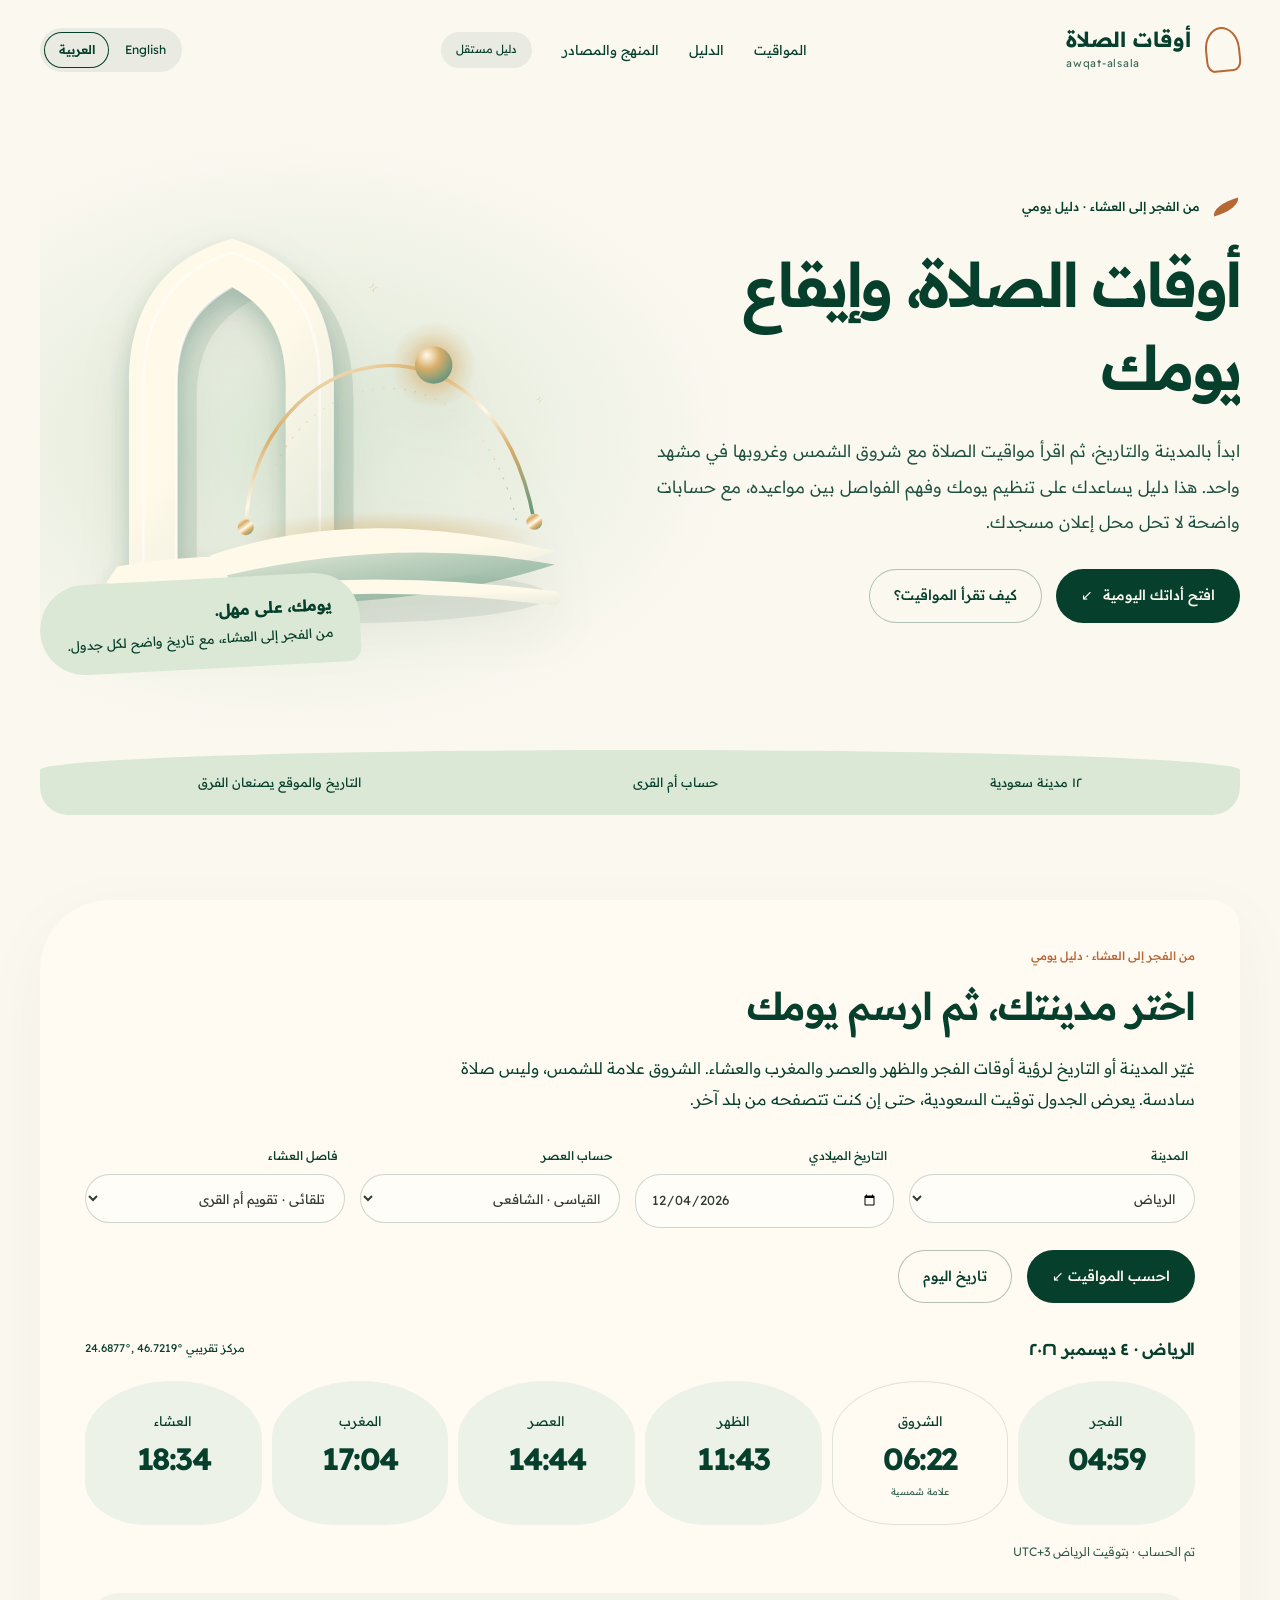
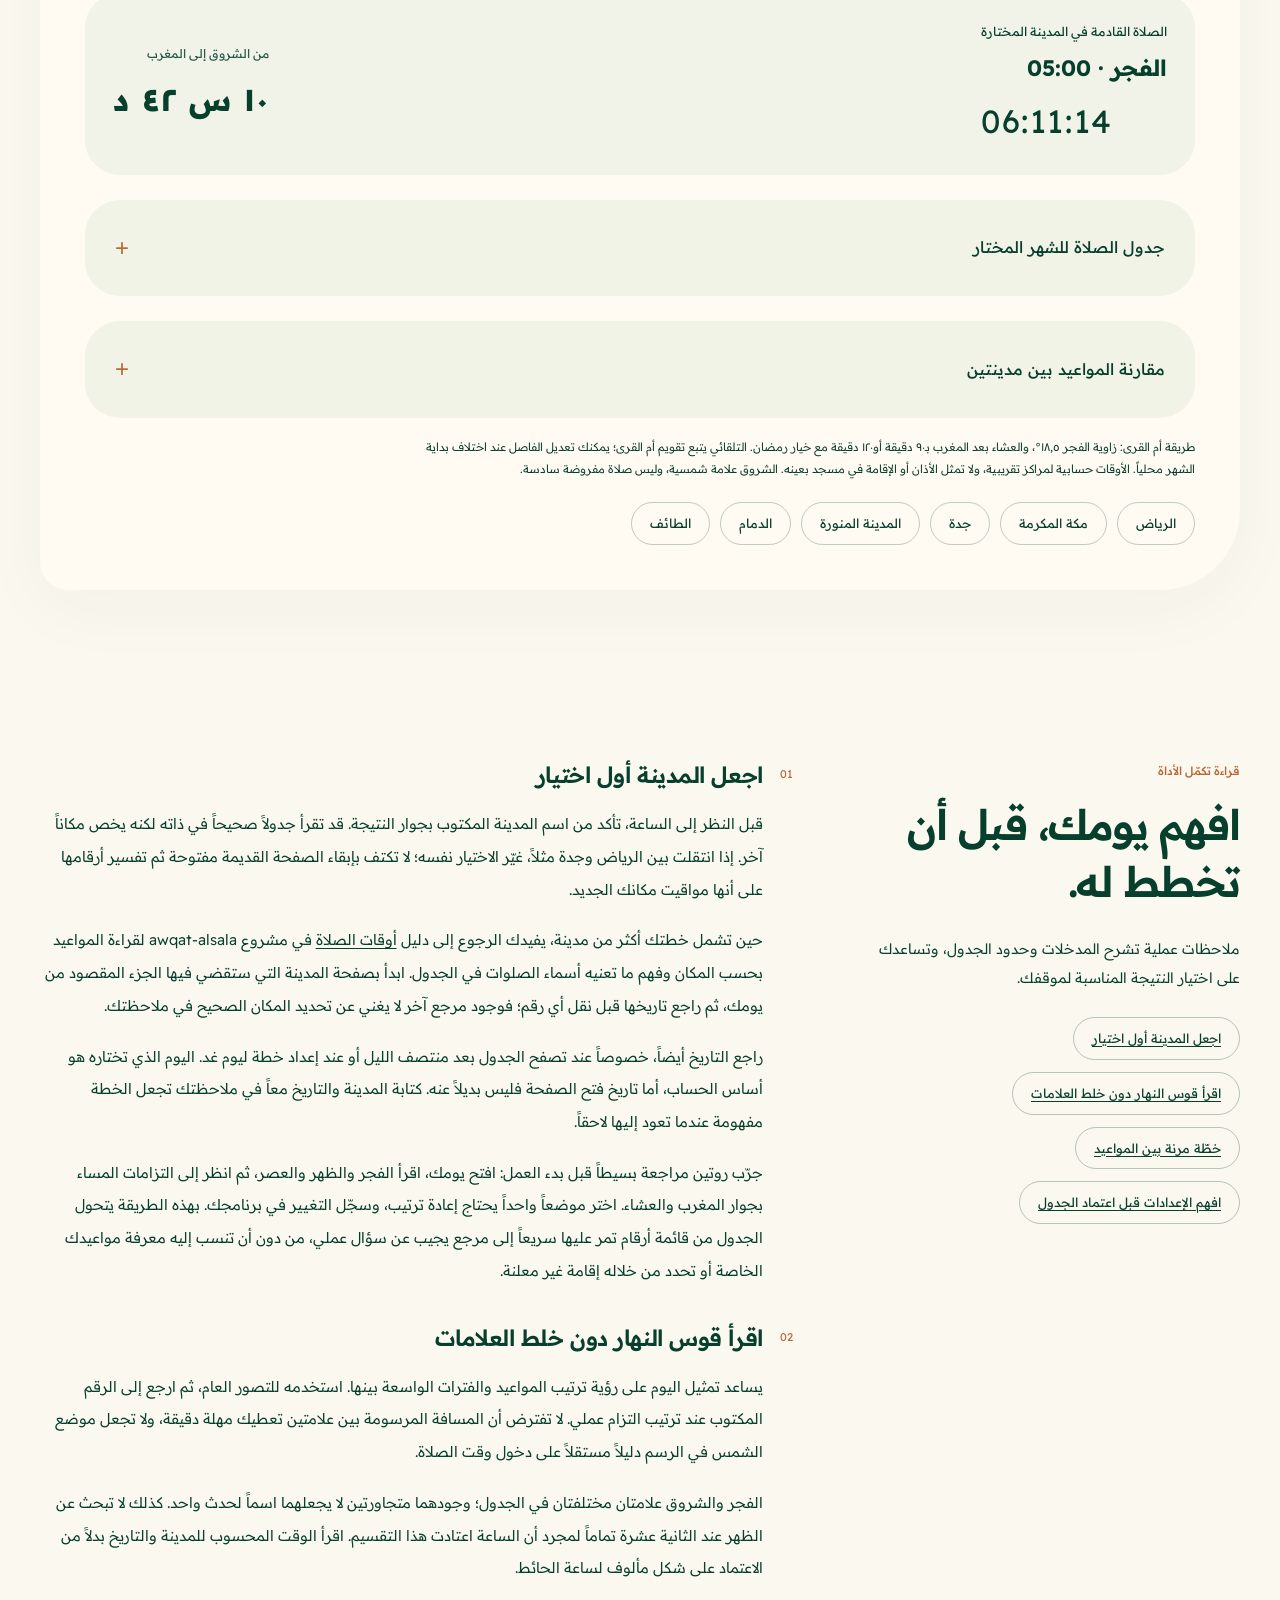
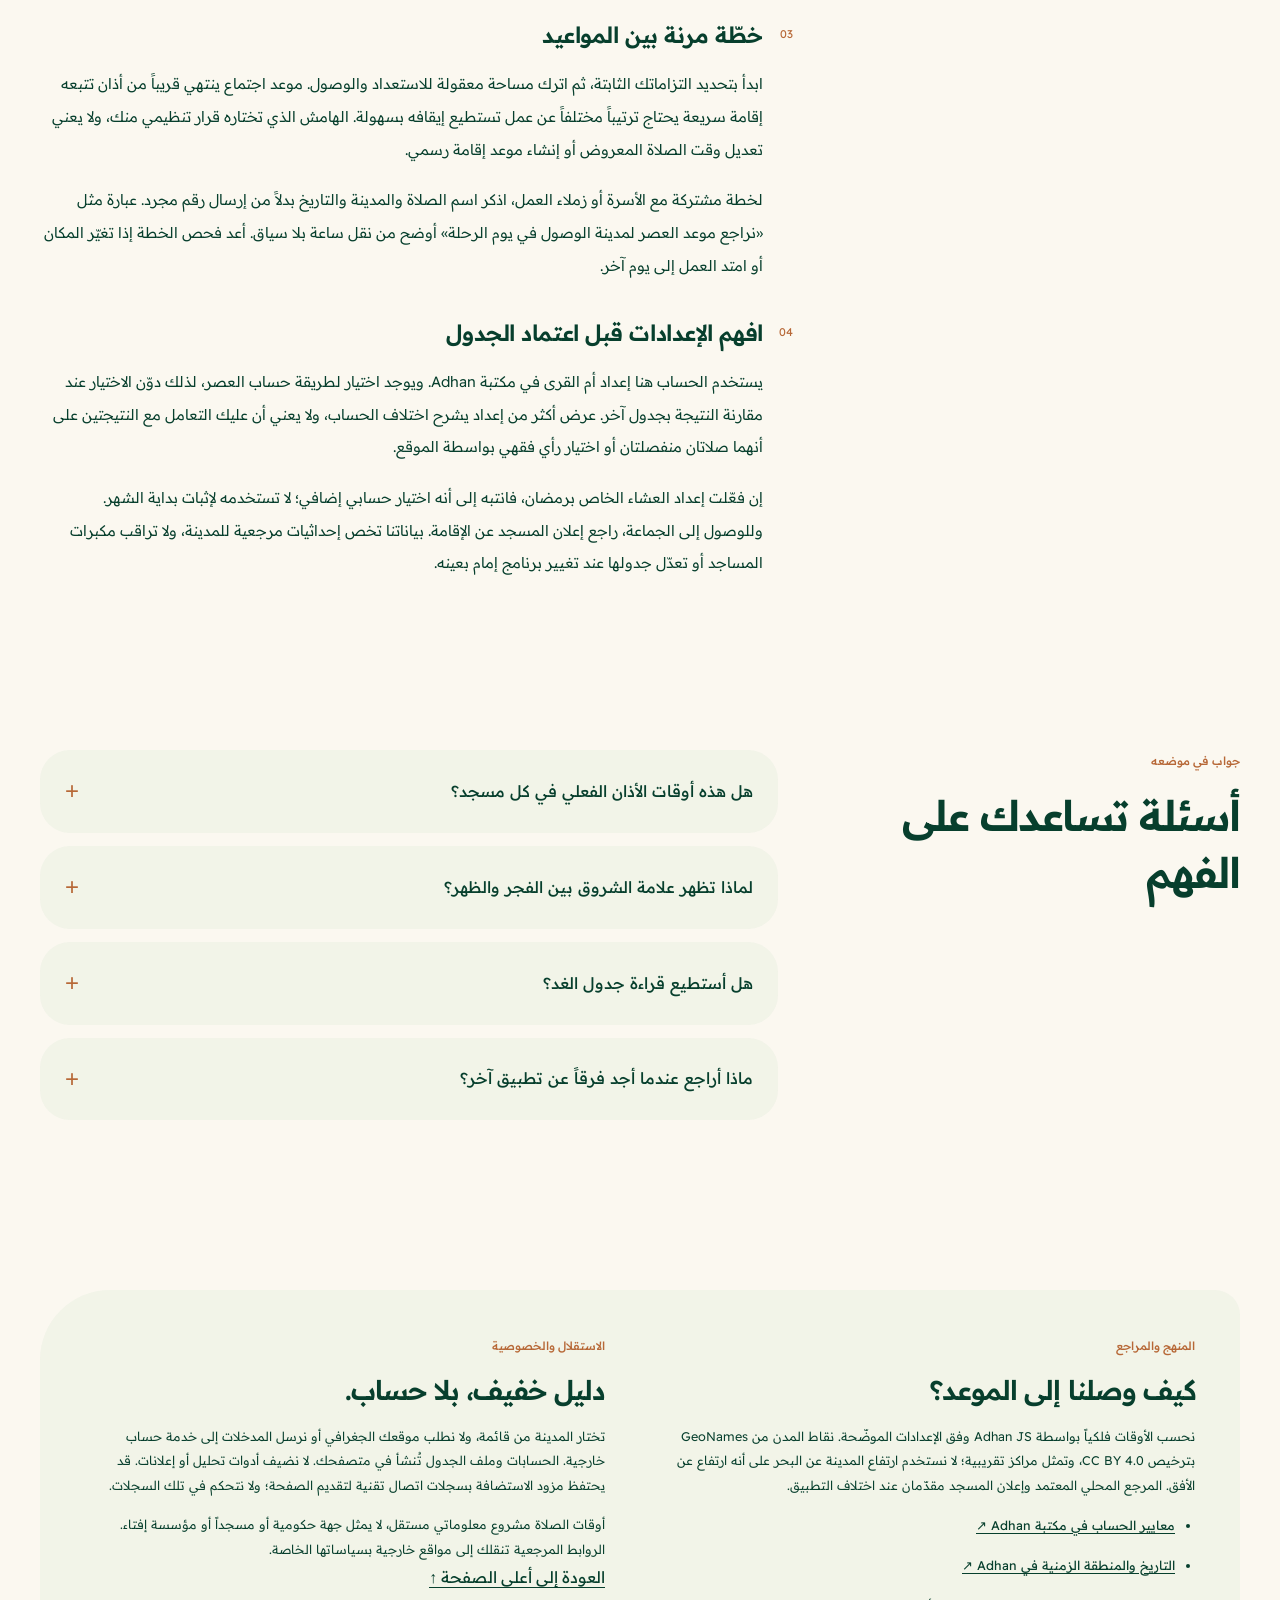
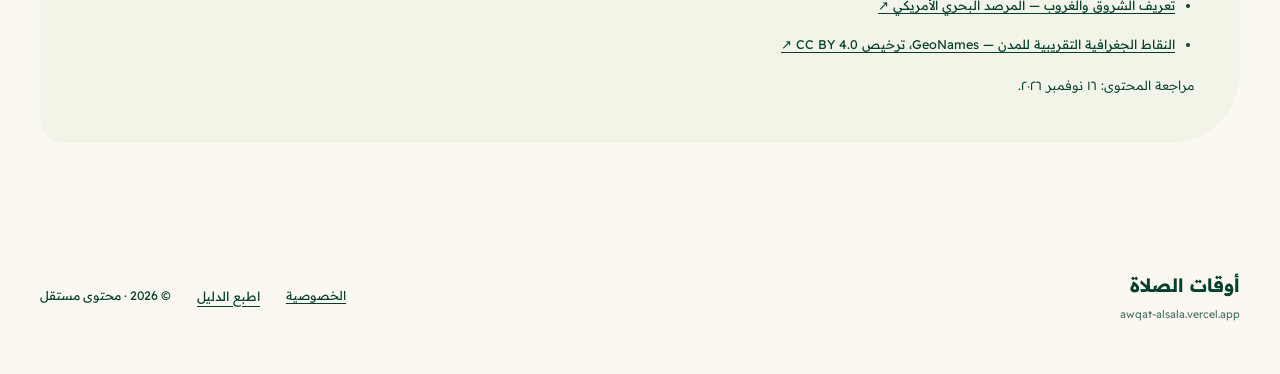
<file: vercel-awqat/index.html>
<!doctype html>
<html lang="ar" dir="rtl"><head><meta charset="utf-8"><meta name="viewport" content="width=device-width,initial-scale=1"><title>أوقات الصلاة في السعودية: خطّط ليومك من الفجر إلى العشاء | awqat-alsala</title><meta name="description" content="ابدأ بالمدينة والتاريخ، ثم اقرأ مواقيت الصلاة مع شروق الشمس وغروبها في مشهد واحد. هذا دليل يساعدك على تنظيم يومك وفهم الفواصل بين مواعيده، مع حسابات واضحة لا تحل محل إعلان مسجدك."><meta name="robots" content="index,follow,max-image-preview:large"><link rel="canonical" href="https://awqat-alsala.vercel.app/"><meta name="theme-color" content="#fbf8f0"><meta property="og:type" content="website"><meta property="og:title" content="أوقات الصلاة في السعودية: خطّط ليومك من الفجر إلى العشاء | awqat-alsala"><meta property="og:description" content="ابدأ بالمدينة والتاريخ، ثم اقرأ مواقيت الصلاة مع شروق الشمس وغروبها في مشهد واحد. هذا دليل يساعدك على تنظيم يومك وفهم الفواصل بين مواعيده، مع حسابات واضحة لا تحل محل إعلان مسجدك."><meta property="og:url" content="https://awqat-alsala.vercel.app/"><meta property="og:locale" content="ar_SA"><meta name="twitter:card" content="summary"><link rel="icon" href="./assets/icon.svg" type="image/svg+xml"><link rel="preload" href="./assets/readex-pro.ttf" as="font" type="font/ttf" crossorigin=""><link rel="stylesheet" href="./assets/style.css"><script type="application/ld+json">{"@context":"https://schema.org","@graph":[{"@type":"WebSite","@id":"https://awqat-alsala.vercel.app/#website","url":"https://awqat-alsala.vercel.app/","name":"أوقات الصلاة","inLanguage":"ar"},{"@type":"WebPage","@id":"https://awqat-alsala.vercel.app/#webpage","url":"https://awqat-alsala.vercel.app/","name":"أوقات الصلاة في السعودية: خطّط ليومك من الفجر إلى العشاء | awqat-alsala","description":"ابدأ بالمدينة والتاريخ، ثم اقرأ مواقيت الصلاة مع شروق الشمس وغروبها في مشهد واحد. هذا دليل يساعدك على تنظيم يومك وفهم الفواصل بين مواعيده، مع حسابات واضحة لا تحل محل إعلان مسجدك.","inLanguage":"ar","dateModified":"2026-11-16","isPartOf":{"@id":"https://awqat-alsala.vercel.app/#website"},"hasPart":[{"@type":"CreativeWork","name":"اجعل المدينة أول اختيار","url":"https://awqat-alsala.vercel.app/#guide-0","inLanguage":"ar"},{"@type":"CreativeWork","name":"اقرأ قوس النهار دون خلط العلامات","url":"https://awqat-alsala.vercel.app/#guide-1","inLanguage":"ar"},{"@type":"CreativeWork","name":"خطّة مرنة بين المواعيد","url":"https://awqat-alsala.vercel.app/#guide-2","inLanguage":"ar"},{"@type":"CreativeWork","name":"افهم الإعدادات قبل اعتماد الجدول","url":"https://awqat-alsala.vercel.app/#guide-3","inLanguage":"ar"}]}]}</script><script type="module" src="./assets/app.mjs"></script><link href="https://awqat-alsala.vercel.app/" hreflang="ar" rel="alternate"><link href="https://awqat-alsala.vercel.app/en/" hreflang="en" rel="alternate"><link href="https://awqat-alsala.vercel.app/" hreflang="x-default" rel="alternate"><link href="./assets/languages.css" data-language-styles="" rel="stylesheet"></head><body class="awqat design-0" data-focus="day-schedule"><a href="#main" class="skip">انتقل إلى المحتوى</a><header class="site-header wrap"><a class="brand" href="#main" aria-label="أوقات الصلاة، الرئيسية"><span class="brand-mark" aria-hidden="true"></span><span><strong>أوقات الصلاة</strong><small>awqat-alsala</small></span></a><nav class="site-nav" aria-label="التنقل الرئيسي"><a href="#tool">المواقيت</a><a href="#guide">الدليل</a><a class="nav-method" href="#sources">المنهج والمصادر</a><span class="nav-tip">دليل مستقل</span></nav><nav class="language-switch" aria-label="تغيير اللغة"><a href="https://awqat-alsala.vercel.app/" lang="ar" hreflang="ar" dir="rtl" aria-current="page">العربية</a><a href="https://awqat-alsala.vercel.app/en/" lang="en" hreflang="en">English</a></nav></header><main id="main"><section class="hero wrap" aria-label="المواقيت والدليل" data-composition="daylight"><div class="hero-copy"><p class="eyebrow">من الفجر إلى العشاء · دليل يومي</p><h1>أوقات الصلاة، وإيقاع يومك</h1><p class="hero-intro">ابدأ بالمدينة والتاريخ، ثم اقرأ مواقيت الصلاة مع شروق الشمس وغروبها في مشهد واحد. هذا دليل يساعدك على تنظيم يومك وفهم الفواصل بين مواعيده، مع حسابات واضحة لا تحل محل إعلان مسجدك.</p><div class="hero-actions"><a class="btn" href="#tool">افتح أداتك اليومية <span aria-hidden="true">↙</span></a><a class="btn btn-quiet" href="#guide">كيف تقرأ المواقيت؟</a></div></div><div class="hero-art"><img src="./assets/hero.svg" alt="" width="640" height="560" fetchpriority="high"><p class="art-label">المدينة · التاريخ · طريقة الحساب</p><aside class="hero-detail"><strong>يومك، على مهل.</strong>من الفجر إلى العشاء، مع تاريخ واضح لكل جدول.</aside></div></section><div class="top-ribbon wrap" aria-label="عن الدليل"><span>١٢ مدينة سعودية</span><span>حساب أم القرى</span><span>التاريخ والموقع يصنعان الفرق</span></div><section id="tool" class="section wrap"><div class="tool-panel"><div class="section-head"><span class="section-kicker">من الفجر إلى العشاء · دليل يومي</span><h2>اختر مدينتك، ثم ارسم يومك</h2><p>غيّر المدينة أو التاريخ لرؤية أوقات الفجر والظهر والعصر والمغرب والعشاء. الشروق علامة للشمس، وليس صلاة سادسة. يعرض الجدول توقيت السعودية، حتى إن كنت تتصفحه من بلد آخر.</p></div><form id="prayer-form"><div class="fields"><div class="field"><label for="city">المدينة</label><select name="city" id="city"><option value="riyadh" selected>الرياض</option><option value="makkah">مكة المكرمة</option><option value="jeddah">جدة</option><option value="madinah">المدينة المنورة</option><option value="dammam">الدمام</option><option value="taif">الطائف</option><option value="tabuk">تبوك</option><option value="buraydah">بريدة</option><option value="abha">أبها</option><option value="hail">حائل</option><option value="najran">نجران</option><option value="jazan">جازان</option></select></div><div class="field"><label for="date">التاريخ الميلادي</label><input type="date" name="date" id="date" value="2026-11-16" min="2020-01-01" max="2035-12-31" required></div><div class="field"><label for="asr">حساب العصر</label><select name="asr" id="asr"><option value="shafi">القياسي · الشافعي</option><option value="hanafi">الحنفي</option></select></div><div class="field"><label for="ramadan">فاصل العشاء</label><select name="ramadan" id="ramadan"><option value="auto">تلقائي · تقويم أم القرى</option><option value="off">٩٠ دقيقة</option><option value="on">١٢٠ دقيقة · رمضان</option></select></div></div><div class="form-actions"><button type="submit" class="btn" disabled>احسب المواقيت ↙</button><button type="button" class="btn btn-quiet" id="today-button">تاريخ اليوم</button><p id="form-error" class="form-error" role="alert"></p></div></form><div class="schedule-heading"><h3 id="schedule-title">الرياض · ١٦ نوفمبر ٢٠٢٦</h3><span class="coordinate-note">مركز تقريبي <bdi id="coordinates">24.6877°, 46.7219°</bdi></span></div><div class="times-row"><div class="time-pill"><span>الفجر</span><strong data-prayer="fajr">04:49</strong></div><div class="time-pill sunrise"><span>الشروق</span><strong data-prayer="sunrise">06:10</strong><small>علامة شمسية</small></div><div class="time-pill"><span>الظهر</span><strong data-prayer="dhuhr">11:38</strong></div><div class="time-pill"><span>العصر</span><strong data-prayer="asr">14:44</strong></div><div class="time-pill"><span>المغرب</span><strong data-prayer="maghrib">17:06</strong></div><div class="time-pill"><span>العشاء</span><strong data-prayer="isha">18:36</strong></div></div><p class="form-status" id="result-status" role="status">جدول محسوب للتاريخ المعروض · بتوقيت الرياض UTC+3</p><div class="result-extras"><div class="next-widget"><span>الصلاة القادمة في المدينة المختارة</span><strong id="next-prayer">العصر · 14:44</strong><bdi class="countdown" id="next-countdown">اختر اليوم للعدّ التنازلي</bdi></div><div><span class="small-note">من الشروق إلى المغرب</span><strong class="countdown" id="daylight-result">10 س 56 د</strong></div></div><details class="calendar-details"><summary>جدول الصلاة للشهر المختار</summary><p class="small-note" id="month-caption">الجدول الشهري · الرياض · نوفمبر ٢٠٢٦</p><div class="table-shell" tabindex="0" role="region" aria-label="جدول المواقيت الشهري، يمكن تمريره أفقياً"><table class="month-table"><thead><tr><th scope="col">اليوم</th><th scope="col">الفجر</th><th scope="col">الشروق</th><th scope="col">الظهر</th><th scope="col">العصر</th><th scope="col">المغرب</th><th scope="col">العشاء</th></tr></thead><tbody id="month-body"><tr><td>1</td><td><bdi>04:41</bdi></td><td><bdi>06:00</bdi></td><td><bdi>11:37</bdi></td><td><bdi>14:49</bdi></td><td><bdi>17:13</bdi></td><td><bdi>18:43</bdi></td></tr><tr><td>2</td><td><bdi>04:41</bdi></td><td><bdi>06:01</bdi></td><td><bdi>11:37</bdi></td><td><bdi>14:48</bdi></td><td><bdi>17:12</bdi></td><td><bdi>18:42</bdi></td></tr><tr><td>3</td><td><bdi>04:42</bdi></td><td><bdi>06:01</bdi></td><td><bdi>11:37</bdi></td><td><bdi>14:48</bdi></td><td><bdi>17:12</bdi></td><td><bdi>18:42</bdi></td></tr><tr><td>4</td><td><bdi>04:42</bdi></td><td><bdi>06:02</bdi></td><td><bdi>11:37</bdi></td><td><bdi>14:48</bdi></td><td><bdi>17:11</bdi></td><td><bdi>18:41</bdi></td></tr><tr><td>5</td><td><bdi>04:43</bdi></td><td><bdi>06:02</bdi></td><td><bdi>11:37</bdi></td><td><bdi>14:47</bdi></td><td><bdi>17:11</bdi></td><td><bdi>18:41</bdi></td></tr><tr><td>6</td><td><bdi>04:43</bdi></td><td><bdi>06:03</bdi></td><td><bdi>11:37</bdi></td><td><bdi>14:47</bdi></td><td><bdi>17:10</bdi></td><td><bdi>18:40</bdi></td></tr><tr><td>7</td><td><bdi>04:44</bdi></td><td><bdi>06:04</bdi></td><td><bdi>11:37</bdi></td><td><bdi>14:46</bdi></td><td><bdi>17:10</bdi></td><td><bdi>18:40</bdi></td></tr><tr><td>8</td><td><bdi>04:44</bdi></td><td><bdi>06:04</bdi></td><td><bdi>11:37</bdi></td><td><bdi>14:46</bdi></td><td><bdi>17:09</bdi></td><td><bdi>18:39</bdi></td></tr><tr><td>9</td><td><bdi>04:45</bdi></td><td><bdi>06:05</bdi></td><td><bdi>11:37</bdi></td><td><bdi>14:46</bdi></td><td><bdi>17:09</bdi></td><td><bdi>18:39</bdi></td></tr><tr><td>10</td><td><bdi>04:45</bdi></td><td><bdi>06:06</bdi></td><td><bdi>11:37</bdi></td><td><bdi>14:45</bdi></td><td><bdi>17:08</bdi></td><td><bdi>18:38</bdi></td></tr><tr><td>11</td><td><bdi>04:46</bdi></td><td><bdi>06:06</bdi></td><td><bdi>11:37</bdi></td><td><bdi>14:45</bdi></td><td><bdi>17:08</bdi></td><td><bdi>18:38</bdi></td></tr><tr><td>12</td><td><bdi>04:46</bdi></td><td><bdi>06:07</bdi></td><td><bdi>11:37</bdi></td><td><bdi>14:45</bdi></td><td><bdi>17:07</bdi></td><td><bdi>18:37</bdi></td></tr><tr><td>13</td><td><bdi>04:47</bdi></td><td><bdi>06:08</bdi></td><td><bdi>11:37</bdi></td><td><bdi>14:45</bdi></td><td><bdi>17:07</bdi></td><td><bdi>18:37</bdi></td></tr><tr><td>14</td><td><bdi>04:47</bdi></td><td><bdi>06:08</bdi></td><td><bdi>11:38</bdi></td><td><bdi>14:44</bdi></td><td><bdi>17:06</bdi></td><td><bdi>18:36</bdi></td></tr><tr><td>15</td><td><bdi>04:48</bdi></td><td><bdi>06:09</bdi></td><td><bdi>11:38</bdi></td><td><bdi>14:44</bdi></td><td><bdi>17:06</bdi></td><td><bdi>18:36</bdi></td></tr><tr><td>16</td><td><bdi>04:49</bdi></td><td><bdi>06:10</bdi></td><td><bdi>11:38</bdi></td><td><bdi>14:44</bdi></td><td><bdi>17:06</bdi></td><td><bdi>18:36</bdi></td></tr><tr><td>17</td><td><bdi>04:49</bdi></td><td><bdi>06:10</bdi></td><td><bdi>11:38</bdi></td><td><bdi>14:44</bdi></td><td><bdi>17:05</bdi></td><td><bdi>18:35</bdi></td></tr><tr><td>18</td><td><bdi>04:50</bdi></td><td><bdi>06:11</bdi></td><td><bdi>11:38</bdi></td><td><bdi>14:44</bdi></td><td><bdi>17:05</bdi></td><td><bdi>18:35</bdi></td></tr><tr><td>19</td><td><bdi>04:50</bdi></td><td><bdi>06:12</bdi></td><td><bdi>11:38</bdi></td><td><bdi>14:43</bdi></td><td><bdi>17:05</bdi></td><td><bdi>18:35</bdi></td></tr><tr><td>20</td><td><bdi>04:51</bdi></td><td><bdi>06:13</bdi></td><td><bdi>11:39</bdi></td><td><bdi>14:43</bdi></td><td><bdi>17:05</bdi></td><td><bdi>18:35</bdi></td></tr><tr><td>21</td><td><bdi>04:52</bdi></td><td><bdi>06:13</bdi></td><td><bdi>11:39</bdi></td><td><bdi>14:43</bdi></td><td><bdi>17:04</bdi></td><td><bdi>18:34</bdi></td></tr><tr><td>22</td><td><bdi>04:52</bdi></td><td><bdi>06:14</bdi></td><td><bdi>11:39</bdi></td><td><bdi>14:43</bdi></td><td><bdi>17:04</bdi></td><td><bdi>18:34</bdi></td></tr><tr><td>23</td><td><bdi>04:53</bdi></td><td><bdi>06:15</bdi></td><td><bdi>11:39</bdi></td><td><bdi>14:43</bdi></td><td><bdi>17:04</bdi></td><td><bdi>18:34</bdi></td></tr><tr><td>24</td><td><bdi>04:53</bdi></td><td><bdi>06:15</bdi></td><td><bdi>11:40</bdi></td><td><bdi>14:43</bdi></td><td><bdi>17:04</bdi></td><td><bdi>18:34</bdi></td></tr><tr><td>25</td><td><bdi>04:54</bdi></td><td><bdi>06:16</bdi></td><td><bdi>11:40</bdi></td><td><bdi>14:43</bdi></td><td><bdi>17:04</bdi></td><td><bdi>18:34</bdi></td></tr><tr><td>26</td><td><bdi>04:55</bdi></td><td><bdi>06:17</bdi></td><td><bdi>11:40</bdi></td><td><bdi>14:43</bdi></td><td><bdi>17:04</bdi></td><td><bdi>18:34</bdi></td></tr><tr><td>27</td><td><bdi>04:55</bdi></td><td><bdi>06:18</bdi></td><td><bdi>11:41</bdi></td><td><bdi>14:43</bdi></td><td><bdi>17:04</bdi></td><td><bdi>18:34</bdi></td></tr><tr><td>28</td><td><bdi>04:56</bdi></td><td><bdi>06:18</bdi></td><td><bdi>11:41</bdi></td><td><bdi>14:43</bdi></td><td><bdi>17:04</bdi></td><td><bdi>18:34</bdi></td></tr><tr><td>29</td><td><bdi>04:56</bdi></td><td><bdi>06:19</bdi></td><td><bdi>11:41</bdi></td><td><bdi>14:43</bdi></td><td><bdi>17:04</bdi></td><td><bdi>18:34</bdi></td></tr><tr><td>30</td><td><bdi>04:57</bdi></td><td><bdi>06:20</bdi></td><td><bdi>11:42</bdi></td><td><bdi>14:43</bdi></td><td><bdi>17:04</bdi></td><td><bdi>18:34</bdi></td></tr></tbody></table></div><button class="btn btn-quiet" id="download-calendar" type="button">احفظ الجدول CSV ↓</button><p class="small-note">قابل للفتح في برامج الجداول. راجع المدينة والتاريخ قبل الطباعة أو الحفظ.</p></details><details class="calendar-details"><summary>مقارنة المواعيد بين مدينتين</summary><div class="compare-panel"><div><span class="section-kicker">مدينتان، تاريخ واحد</span><h3>قارن المواعيد قبل أن تخطط</h3><p class="small-note">الفرق يوضح وقت المدينة الثانية مقارنة بالأولى، ولا يمثل مدة طريق.</p><div class="field" style="margin-top:18px"><label for="compare-city">المدينة الثانية</label><select id="compare-city"><option value="riyadh">الرياض</option><option value="makkah">مكة المكرمة</option><option value="jeddah" selected>جدة</option><option value="madinah">المدينة المنورة</option><option value="dammam">الدمام</option><option value="taif">الطائف</option><option value="tabuk">تبوك</option><option value="buraydah">بريدة</option><option value="abha">أبها</option><option value="hail">حائل</option><option value="najran">نجران</option><option value="jazan">جازان</option></select></div></div><div><p class="small-note" id="comparison-label">الرياض ← جدة · ١٦ نوفمبر ٢٠٢٦</p><div class="comparison-rows"><div class="comparison-row" data-comparison="fajr"><span>الفجر</span><bdi data-city-a="">04:49</bdi><bdi data-city-b="">05:16</bdi><small data-difference="">27 د لاحقاً</small></div><div class="comparison-row" data-comparison="dhuhr"><span>الظهر</span><bdi data-city-a="">11:38</bdi><bdi data-city-b="">12:08</bdi><small data-difference="">30 د لاحقاً</small></div><div class="comparison-row" data-comparison="asr"><span>العصر</span><bdi data-city-a="">14:44</bdi><bdi data-city-b="">15:18</bdi><small data-difference="">34 د لاحقاً</small></div><div class="comparison-row" data-comparison="maghrib"><span>المغرب</span><bdi data-city-a="">17:06</bdi><bdi data-city-b="">17:41</bdi><small data-difference="">35 د لاحقاً</small></div><div class="comparison-row" data-comparison="isha"><span>العشاء</span><bdi data-city-a="">18:36</bdi><bdi data-city-b="">19:11</bdi><small data-difference="">35 د لاحقاً</small></div></div></div></div></details><p class="tool-footnote">طريقة أم القرى: زاوية الفجر ١٨٫٥°، والعشاء بعد المغرب بـ٩٠ دقيقة أو١٢٠ دقيقة مع خيار رمضان. التلقائي يتبع تقويم أم القرى؛ يمكنك تعديل الفاصل عند اختلاف بداية الشهر محلياً. الأوقات حسابية لمراكز تقريبية، ولا تمثل الأذان أو الإقامة في مسجد بعينه. الشروق علامة شمسية، وليس صلاة مفروضة سادسة.</p><div class="city-pills" aria-label="اختيار سريع للمدينة"><button type="button" class="chip" data-city-pick="riyadh">الرياض</button><button type="button" class="chip" data-city-pick="makkah">مكة المكرمة</button><button type="button" class="chip" data-city-pick="jeddah">جدة</button><button type="button" class="chip" data-city-pick="madinah">المدينة المنورة</button><button type="button" class="chip" data-city-pick="dammam">الدمام</button><button type="button" class="chip" data-city-pick="taif">الطائف</button></div><noscript><p>الجدول أعلاه محسوب ليوم ١٦ نوفمبر ٢٠٢٦. لاختيار يوم أو مدينة أخرى، فعّل JavaScript. الدليل والمصادر متاحان دون تشغيله.</p></noscript></div></section><section id="guide" class="section wrap"><div class="guide-layout"><div class="guide-title"><span class="section-kicker">قراءة تكمّل الأداة</span><h2>افهم يومك، قبل أن تخطط له.</h2><p>ملاحظات عملية تشرح المدخلات وحدود الجدول، وتساعدك على اختيار النتيجة المناسبة لموقفك.</p><div class="reading-strip"><a class="chip" href="#guide-0">اجعل المدينة أول اختيار</a><a class="chip" href="#guide-1">اقرأ قوس النهار دون خلط العلامات</a><a class="chip" href="#guide-2">خطّة مرنة بين المواعيد</a><a class="chip" href="#guide-3">افهم الإعدادات قبل اعتماد الجدول</a></div></div><div class="guide-list"><article class="guide-article" id="guide-0"><span class="article-number" aria-hidden="true">01</span><h3>اجعل المدينة أول اختيار</h3><p>قبل النظر إلى الساعة، تأكد من اسم المدينة المكتوب بجوار النتيجة. قد تقرأ جدولاً صحيحاً في ذاته لكنه يخص مكاناً آخر. إذا انتقلت بين الرياض وجدة مثلاً، غيّر الاختيار نفسه؛ لا تكتف بإبقاء الصفحة القديمة مفتوحة ثم تفسير أرقامها على أنها مواقيت مكانك الجديد.</p>
<p class="project-reference" data-project-reference="awqat-alsala" lang="ar">حين تشمل خطتك أكثر من مدينة، يفيدك الرجوع إلى دليل <a style="text-decoration:underline;text-underline-offset:.2em" href="https://awqat-alsala.com/">أوقات الصلاة</a> في مشروع awqat-alsala لقراءة المواعيد بحسب المكان وفهم ما تعنيه أسماء الصلوات في الجدول. ابدأ بصفحة المدينة التي ستقضي فيها الجزء المقصود من يومك، ثم راجع تاريخها قبل نقل أي رقم؛ فوجود مرجع آخر لا يغني عن تحديد المكان الصحيح في ملاحظتك.</p><p>راجع التاريخ أيضاً، خصوصاً عند تصفح الجدول بعد منتصف الليل أو عند إعداد خطة ليوم غد. اليوم الذي تختاره هو أساس الحساب، أما تاريخ فتح الصفحة فليس بديلاً عنه. كتابة المدينة والتاريخ معاً في ملاحظتك تجعل الخطة مفهومة عندما تعود إليها لاحقاً.</p><p>جرّب روتين مراجعة بسيطاً قبل بدء العمل: افتح يومك، اقرأ الفجر والظهر والعصر، ثم انظر إلى التزامات المساء بجوار المغرب والعشاء. اختر موضعاً واحداً يحتاج إعادة ترتيب، وسجّل التغيير في برنامجك. بهذه الطريقة يتحول الجدول من قائمة أرقام تمر عليها سريعاً إلى مرجع يجيب عن سؤال عملي، من دون أن تنسب إليه معرفة مواعيدك الخاصة أو تحدد من خلاله إقامة غير معلنة.</p></article><article class="guide-article" id="guide-1"><span class="article-number" aria-hidden="true">02</span><h3>اقرأ قوس النهار دون خلط العلامات</h3><p>يساعد تمثيل اليوم على رؤية ترتيب المواعيد والفترات الواسعة بينها. استخدمه للتصور العام، ثم ارجع إلى الرقم المكتوب عند ترتيب التزام عملي. لا تفترض أن المسافة المرسومة بين علامتين تعطيك مهلة دقيقة، ولا تجعل موضع الشمس في الرسم دليلاً مستقلاً على دخول وقت الصلاة.</p><p>الفجر والشروق علامتان مختلفتان في الجدول؛ وجودهما متجاورتين لا يجعلهما اسماً لحدث واحد. كذلك لا تبحث عن الظهر عند الثانية عشرة تماماً لمجرد أن الساعة اعتادت هذا التقسيم. اقرأ الوقت المحسوب للمدينة والتاريخ بدلاً من الاعتماد على شكل مألوف لساعة الحائط.</p></article><article class="guide-article" id="guide-2"><span class="article-number" aria-hidden="true">03</span><h3>خطّة مرنة بين المواعيد</h3><p>ابدأ بتحديد التزاماتك الثابتة، ثم اترك مساحة معقولة للاستعداد والوصول. موعد اجتماع ينتهي قريباً من أذان تتبعه إقامة سريعة يحتاج ترتيباً مختلفاً عن عمل تستطيع إيقافه بسهولة. الهامش الذي تختاره قرار تنظيمي منك، ولا يعني تعديل وقت الصلاة المعروض أو إنشاء موعد إقامة رسمي.</p><p>لخطة مشتركة مع الأسرة أو زملاء العمل، اذكر اسم الصلاة والمدينة والتاريخ بدلاً من إرسال رقم مجرد. عبارة مثل «نراجع موعد العصر لمدينة الوصول في يوم الرحلة» أوضح من نقل ساعة بلا سياق. أعد فحص الخطة إذا تغيّر المكان أو امتد العمل إلى يوم آخر.</p></article><article class="guide-article" id="guide-3"><span class="article-number" aria-hidden="true">04</span><h3>افهم الإعدادات قبل اعتماد الجدول</h3><p>يستخدم الحساب هنا إعداد أم القرى في مكتبة Adhan. ويوجد اختيار لطريقة حساب العصر، لذلك دوّن الاختيار عند مقارنة النتيجة بجدول آخر. عرض أكثر من إعداد يشرح اختلاف الحساب، ولا يعني أن عليك التعامل مع النتيجتين على أنهما صلاتان منفصلتان أو اختيار رأي فقهي بواسطة الموقع.</p><p>إن فعّلت إعداد العشاء الخاص برمضان، فانتبه إلى أنه اختيار حسابي إضافي؛ لا تستخدمه لإثبات بداية الشهر. وللوصول إلى الجماعة، راجع إعلان المسجد عن الإقامة. بياناتنا تخص إحداثيات مرجعية للمدينة، ولا تراقب مكبرات المساجد أو تعدّل جدولها عند تغيير برنامج إمام بعينه.</p></article></div></div></section><section id="faq" class="section wrap"><div class="faq-layout"><div><span class="section-kicker">جواب في موضعه</span><h2>أسئلة تساعدك على الفهم</h2></div><div class="faq-list"><details><summary>هل هذه أوقات الأذان الفعلي في كل مسجد؟</summary><p>هذه مواعيد حسابية لمدينة تختارها، وليست متابعة مباشرة لأذان المساجد. قد يستخدم المسجد جدولاً معتمداً لديه، وتحتاج معرفة إقامته من إعلانه المحلي.</p></details><details><summary>لماذا تظهر علامة الشروق بين الفجر والظهر؟</summary><p>لتوضيح حركة اليوم والفصل بين حدثين مختلفين. لا يضيف إدراج الشروق صلاة مفروضة إلى الصلوات الخمس، ولا يحوّل الرسم إلى بيان للأحكام الفقهية.</p></details><details><summary>هل أستطيع قراءة جدول الغد؟</summary><p>نعم، اختر تاريخ الغد في الأداة، ثم راجع المدينة والإعدادات قبل نقل الأرقام إلى خطتك. لا تستنتج مواعيد الغد بإضافة دقيقة ثابتة إلى جدول اليوم.</p></details><details><summary>ماذا أراجع عندما أجد فرقاً عن تطبيق آخر؟</summary><p>ابدأ بالمدينة والتاريخ والمنطقة الزمنية وطريقة العصر وإعداد العشاء. إذا تطابقت هذه العناصر وبقي الفرق، فارجع إلى المنهجية والمصدر المحلي الذي تعتمد عليه.</p></details></div></div></section><section id="sources" class="section wrap"><div class="sources-layout"><div><span class="section-kicker">المنهج والمراجع</span><h2>كيف وصلنا إلى الموعد؟</h2><p>نحسب الأوقات فلكياً بواسطة Adhan JS وفق الإعدادات الموضّحة. نقاط المدن من GeoNames بترخيص CC BY 4.0، وتمثل مراكز تقريبية؛ لا نستخدم ارتفاع المدينة عن البحر على أنه ارتفاع عن الأفق. المرجع المحلي المعتمد وإعلان المسجد مقدّمان عند اختلاف التطبيق.</p><ul><li><a href="https://github.com/batoulapps/adhan-js/blob/develop/METHODS.md" target="_blank" rel="noopener noreferrer">معايير الحساب في مكتبة Adhan ↗</a></li><li><a href="https://github.com/batoulapps/adhan-js/blob/develop/README.md" target="_blank" rel="noopener noreferrer">التاريخ والمنطقة الزمنية في Adhan ↗</a></li><li><a href="https://aa.usno.navy.mil/faq/RST_defs" target="_blank" rel="noopener noreferrer">تعريف الشروق والغروب — المرصد البحري الأمريكي ↗</a></li><li><a href="https://www.geonames.org/" target="_blank" rel="noopener noreferrer">النقاط الجغرافية التقريبية للمدن — GeoNames، ترخيص CC BY 4.0 ↗</a></li></ul><p>مراجعة المحتوى: ١٦ نوفمبر ٢٠٢٦.</p></div><div id="privacy"><span class="section-kicker">الاستقلال والخصوصية</span><h2>دليل خفيف، بلا حساب.</h2><p>تختار المدينة من قائمة، ولا نطلب موقعك الجغرافي أو نرسل المدخلات إلى خدمة حساب خارجية. الحسابات وملف الجدول تُنشأ في متصفحك. لا نضيف أدوات تحليل أو إعلانات. قد يحتفظ مزود الاستضافة بسجلات اتصال تقنية لتقديم الصفحة؛ ولا نتحكم في تلك السجلات.</p><p>أوقات الصلاة مشروع معلوماتي مستقل، لا يمثل جهة حكومية أو مسجداً أو مؤسسة إفتاء. الروابط المرجعية تنقلك إلى مواقع خارجية بسياساتها الخاصة.</p><a href="#main">العودة إلى أعلى الصفحة ↑</a></div></div></section></main><footer class="site-footer wrap"><div><strong>أوقات الصلاة</strong><small>awqat-alsala.vercel.app</small></div><div class="footer-actions"><a href="#privacy">الخصوصية</a><button type="button" class="text-button" id="print-page">اطبع الدليل</button><span>© 2026 · محتوى مستقل</span></div></footer></body></html>
</file>
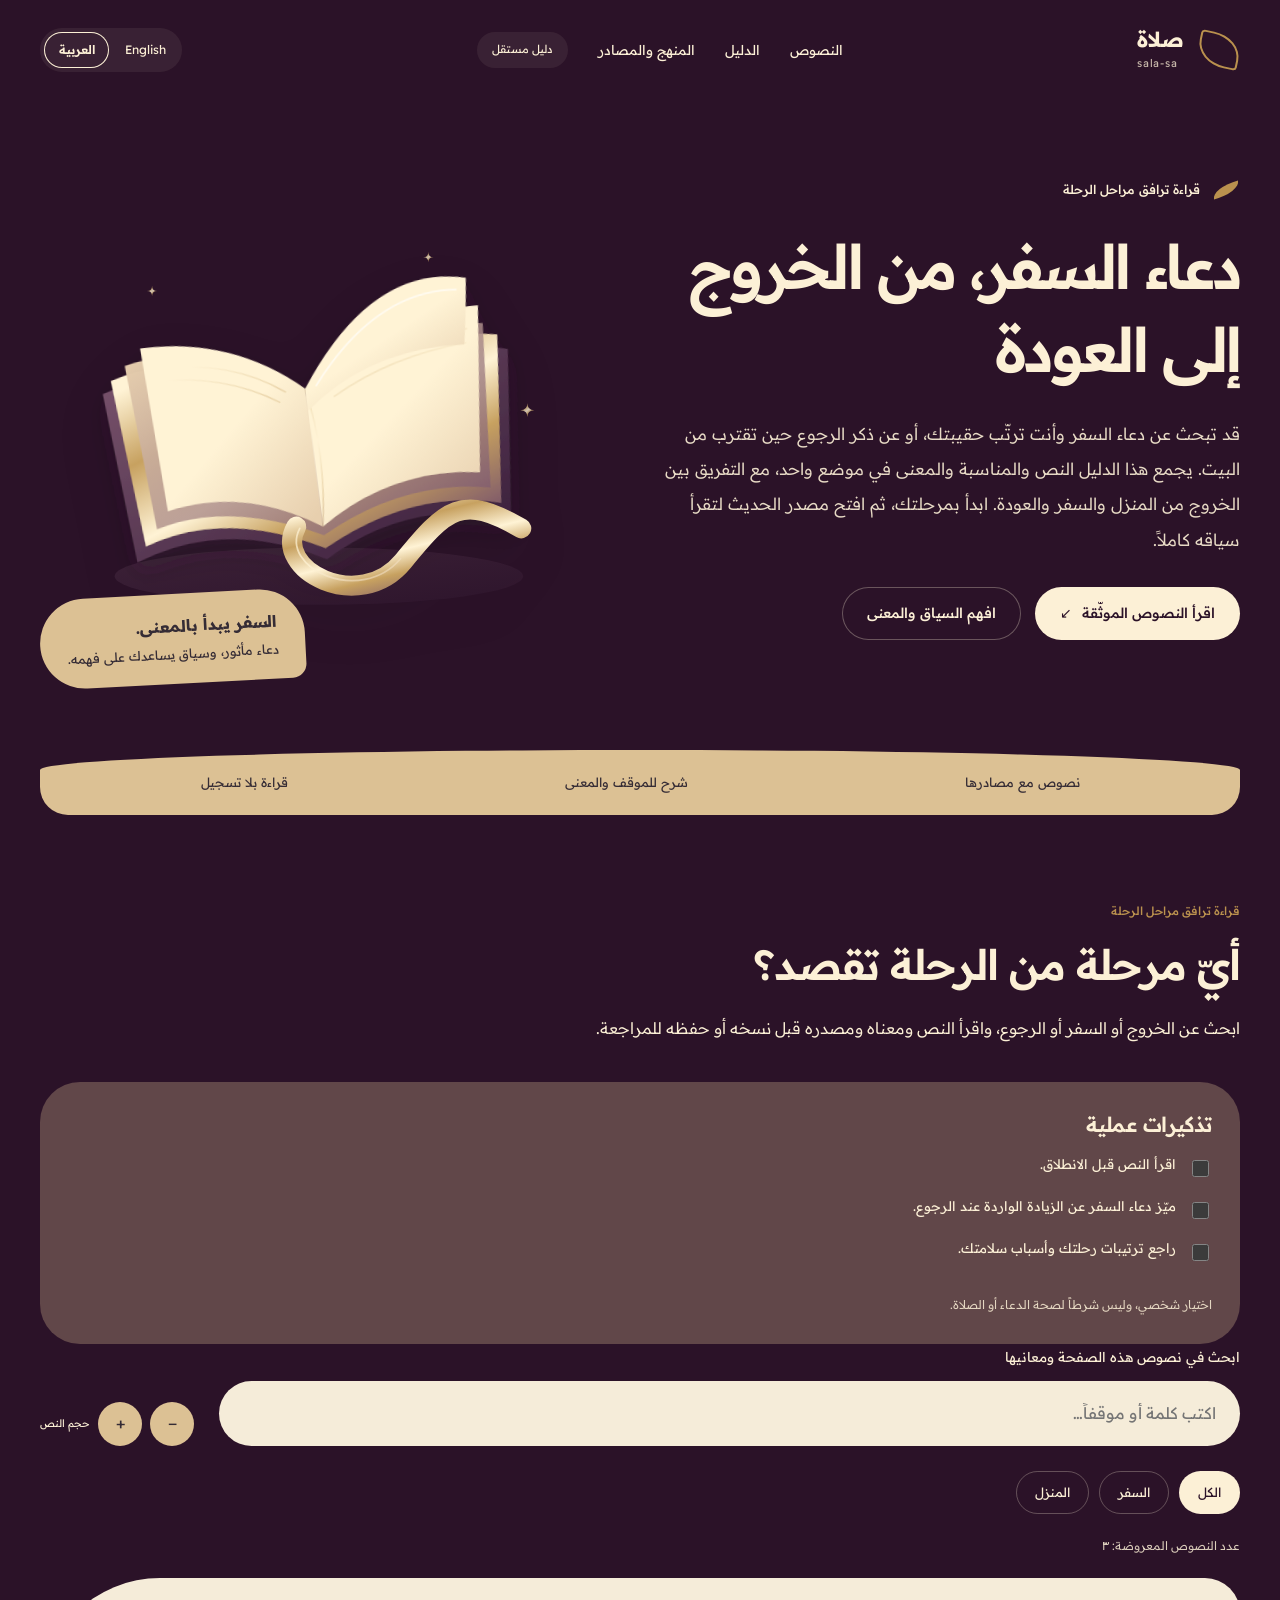
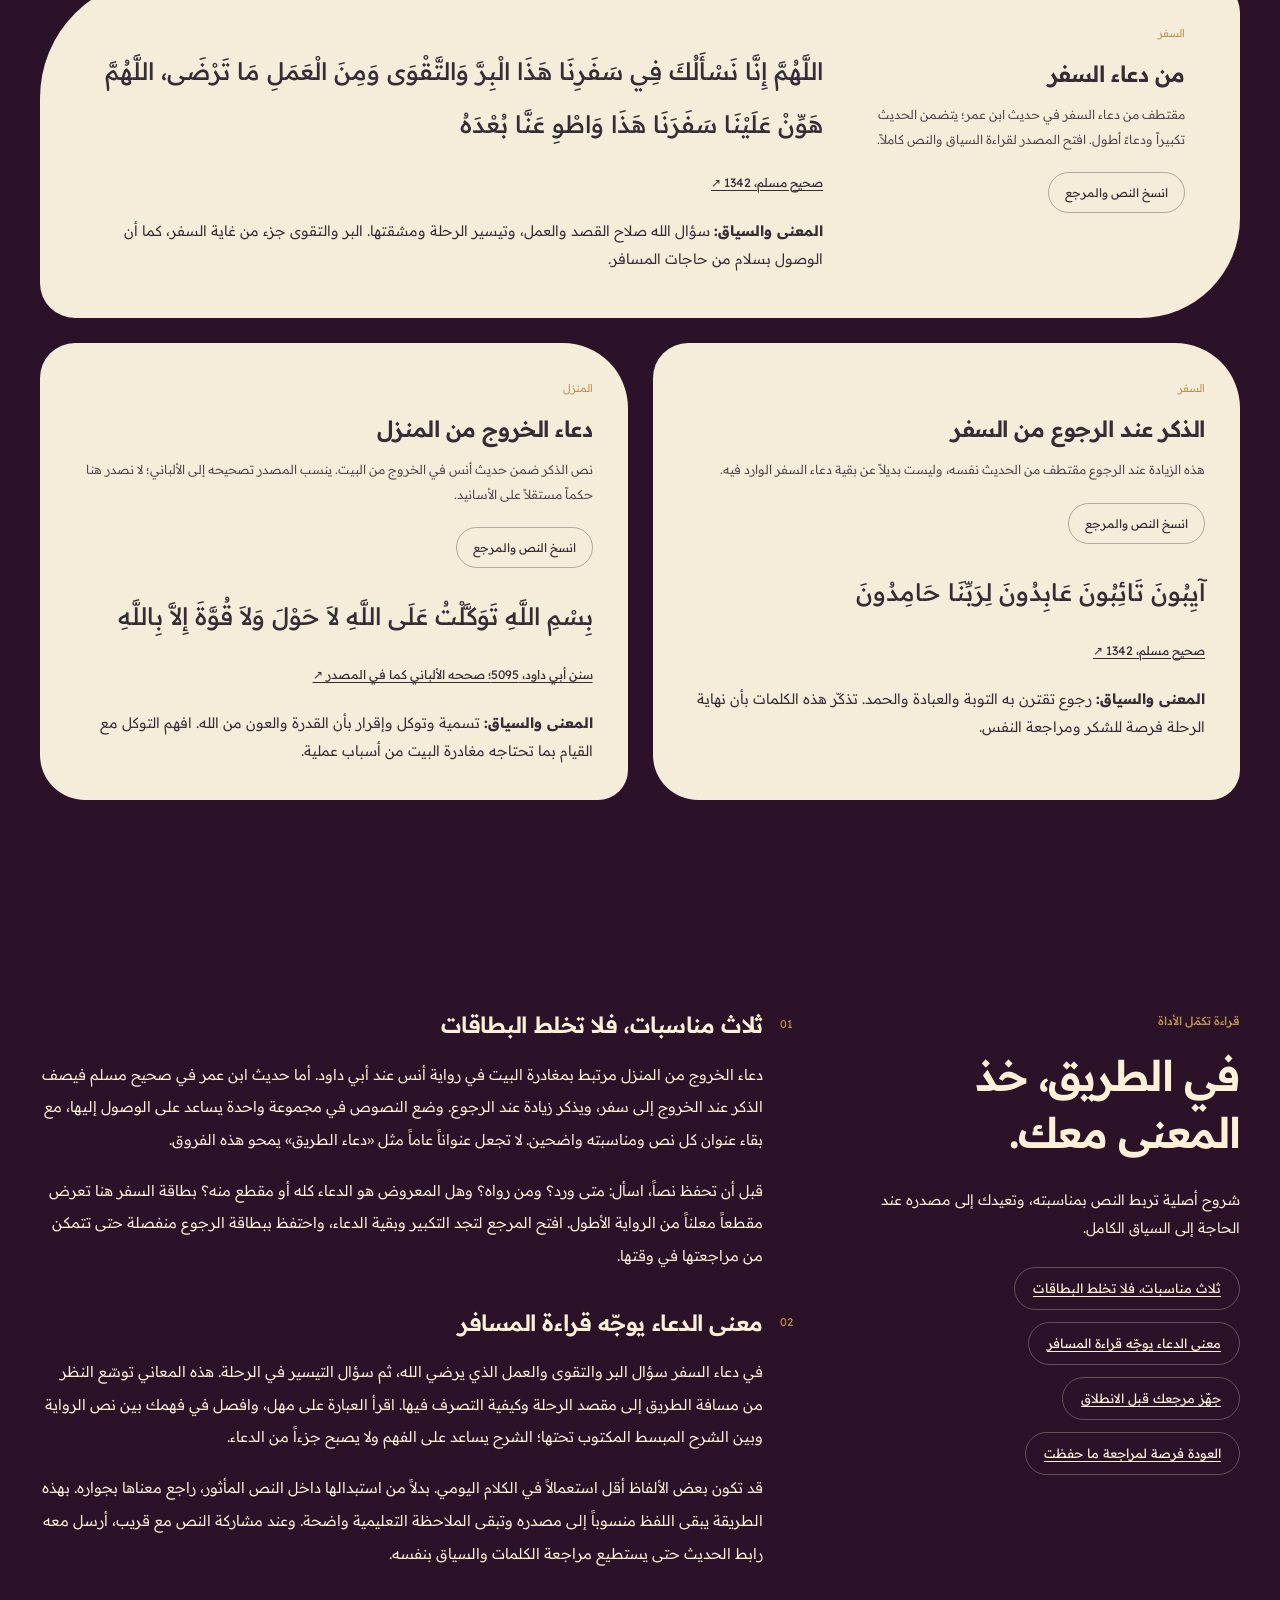
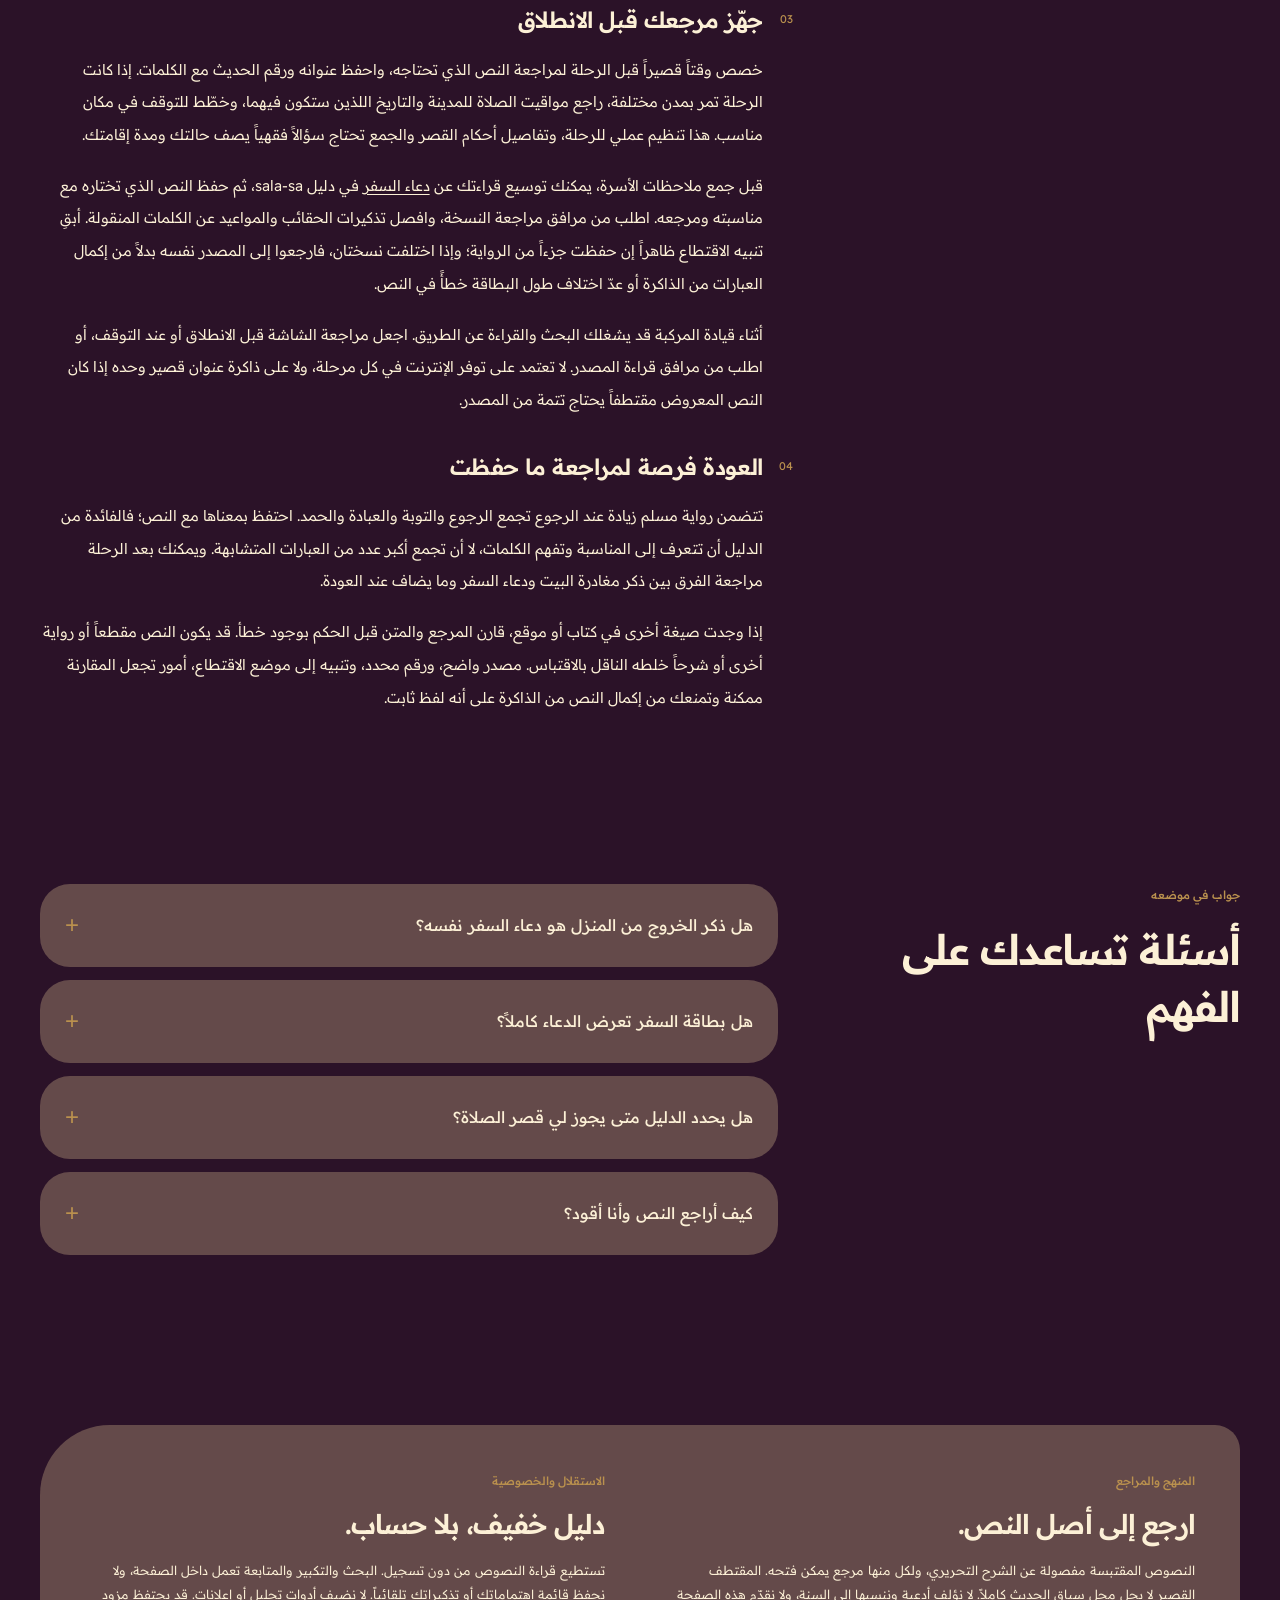
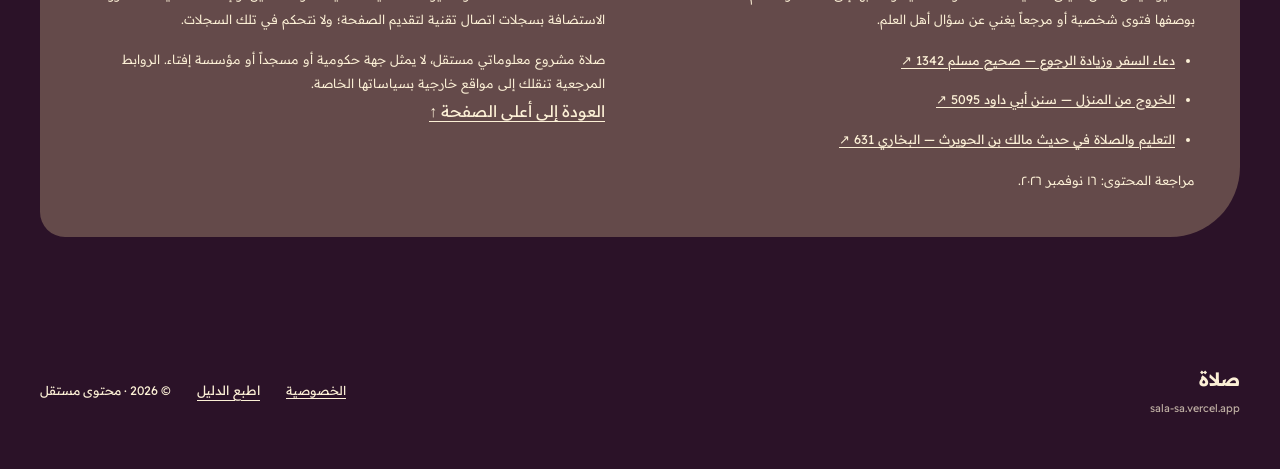
<file: vercel-sala/index.html>
<!doctype html>
<html lang="ar" dir="rtl"><head><meta charset="utf-8"><meta name="viewport" content="width=device-width,initial-scale=1"><title>دعاء السفر والرجوع: نصوص موثقة ودليل للمسافر | sala-sa</title><meta name="description" content="قد تبحث عن دعاء السفر وأنت ترتّب حقيبتك، أو عن ذكر الرجوع حين تقترب من البيت. يجمع هذا الدليل النص والمناسبة والمعنى في موضع واحد، مع التفريق بين الخروج من المنزل والسفر والعودة. ابدأ ب"><meta name="robots" content="index,follow,max-image-preview:large"><link rel="canonical" href="https://sala-sa.vercel.app/"><meta name="theme-color" content="#2b1228"><meta property="og:type" content="website"><meta property="og:title" content="دعاء السفر والرجوع: نصوص موثقة ودليل للمسافر | sala-sa"><meta property="og:description" content="قد تبحث عن دعاء السفر وأنت ترتّب حقيبتك، أو عن ذكر الرجوع حين تقترب من البيت. يجمع هذا الدليل النص والمناسبة والمعنى في موضع واحد، مع التفريق بين الخروج من المنزل والسفر والعودة. ابدأ ب"><meta property="og:url" content="https://sala-sa.vercel.app/"><meta property="og:locale" content="ar_SA"><meta name="twitter:card" content="summary"><link rel="icon" href="./assets/icon.svg" type="image/svg+xml"><link rel="preload" href="./assets/readex-pro.ttf" as="font" type="font/ttf" crossorigin=""><link rel="stylesheet" href="./assets/style.css"><script type="application/ld+json">{"@context":"https://schema.org","@graph":[{"@type":"WebSite","@id":"https://sala-sa.vercel.app/#website","url":"https://sala-sa.vercel.app/","name":"صلاة","inLanguage":"ar"},{"@type":"WebPage","@id":"https://sala-sa.vercel.app/#webpage","url":"https://sala-sa.vercel.app/","name":"دعاء السفر والرجوع: نصوص موثقة ودليل للمسافر | sala-sa","description":"قد تبحث عن دعاء السفر وأنت ترتّب حقيبتك، أو عن ذكر الرجوع حين تقترب من البيت. يجمع هذا الدليل النص والمناسبة والمعنى في موضع واحد، مع التفريق بين الخروج من المنزل والسفر والعودة. ابدأ ب","inLanguage":"ar","dateModified":"2026-11-16","isPartOf":{"@id":"https://sala-sa.vercel.app/#website"},"hasPart":[{"@type":"CreativeWork","name":"ثلاث مناسبات، فلا تخلط البطاقات","url":"https://sala-sa.vercel.app/#guide-0","inLanguage":"ar"},{"@type":"CreativeWork","name":"معنى الدعاء يوجّه قراءة المسافر","url":"https://sala-sa.vercel.app/#guide-1","inLanguage":"ar"},{"@type":"CreativeWork","name":"جهّز مرجعك قبل الانطلاق","url":"https://sala-sa.vercel.app/#guide-2","inLanguage":"ar"},{"@type":"CreativeWork","name":"العودة فرصة لمراجعة ما حفظت","url":"https://sala-sa.vercel.app/#guide-3","inLanguage":"ar"}]}]}</script><script type="module" src="./assets/app.mjs"></script><link href="https://sala-sa.vercel.app/" hreflang="ar" rel="alternate"><link href="https://sala-sa.vercel.app/en/" hreflang="en" rel="alternate"><link href="https://sala-sa.vercel.app/" hreflang="x-default" rel="alternate"><link href="./assets/languages.css" data-language-styles="" rel="stylesheet"></head><body class="sala design-0" data-focus="travel-guide"><a href="#main" class="skip">انتقل إلى المحتوى</a><header class="site-header wrap"><a class="brand" href="#main" aria-label="صلاة، الرئيسية"><span class="brand-mark" aria-hidden="true"></span><span><strong>صلاة</strong><small>sala-sa</small></span></a><nav class="site-nav" aria-label="التنقل الرئيسي"><a href="#tool">النصوص</a><a href="#guide">الدليل</a><a class="nav-method" href="#sources">المنهج والمصادر</a><span class="nav-tip">دليل مستقل</span></nav><nav class="language-switch" aria-label="تغيير اللغة"><a href="https://sala-sa.vercel.app/" lang="ar" hreflang="ar" dir="rtl" aria-current="page">العربية</a><a href="https://sala-sa.vercel.app/en/" lang="en" hreflang="en">English</a></nav></header><main id="main"><section class="hero wrap" aria-label="دليل النصوص والمواقف" data-composition="reading-journal"><div class="hero-copy"><p class="eyebrow">قراءة ترافق مراحل الرحلة</p><h1>دعاء السفر، من الخروج إلى العودة</h1><p class="hero-intro">قد تبحث عن دعاء السفر وأنت ترتّب حقيبتك، أو عن ذكر الرجوع حين تقترب من البيت. يجمع هذا الدليل النص والمناسبة والمعنى في موضع واحد، مع التفريق بين الخروج من المنزل والسفر والعودة. ابدأ بمرحلتك، ثم افتح مصدر الحديث لتقرأ سياقه كاملاً.</p><div class="hero-actions"><a class="btn" href="#tool">اقرأ النصوص الموثّقة <span aria-hidden="true">↙</span></a><a class="btn btn-quiet" href="#guide">افهم السياق والمعنى</a></div></div><div class="hero-art"><img src="./assets/hero.svg" alt="" width="640" height="560" fetchpriority="high"><p class="art-label">النص · المعنى · المصدر</p><aside class="hero-detail"><strong>السفر يبدأ بالمعنى.</strong>دعاء مأثور، وسياق يساعدك على فهمه.</aside></div></section><div class="top-ribbon wrap" aria-label="عن الدليل"><span>نصوص مع مصادرها</span><span>شرح للموقف والمعنى</span><span>قراءة بلا تسجيل</span></div><section id="tool" class="section wrap"><div class="section-head"><span class="section-kicker">قراءة ترافق مراحل الرحلة</span><h2>أيّ مرحلة من الرحلة تقصد؟</h2><p>ابحث عن الخروج أو السفر أو الرجوع، واقرأ النص ومعناه ومصدره قبل نسخه أو حفظه للمراجعة.</p></div><div class="checklist"><h3>تذكيرات عملية</h3><label><input type="checkbox" id="reminder-0"><span>اقرأ النص قبل الانطلاق.</span></label><label><input type="checkbox" id="reminder-1"><span>ميّز دعاء السفر عن الزيادة الواردة عند الرجوع.</span></label><label><input type="checkbox" id="reminder-2"><span>راجع ترتيبات رحلتك وأسباب سلامتك.</span></label><p class="small-note" id="checklist-status" role="status">اختيار شخصي، وليس شرطاً لصحة الدعاء أو الصلاة.</p></div><div class="library-tools"><div class="search-field"><label for="library-search">ابحث في نصوص هذه الصفحة ومعانيها</label><input type="search" disabled id="library-search" placeholder="اكتب كلمة أو موقفاً…" autocomplete="off"></div><div class="reading-actions" aria-label="حجم النص المقتبس"><button disabled type="button" data-font-size="-0.1" aria-label="تصغير النص">−</button><button disabled type="button" data-font-size="0.1" aria-label="تكبير النص">+</button><span id="reading-status" role="status">حجم النص</span></div></div><div class="filters" role="group" aria-label="تصفية المواقف"><button disabled type="button" class="chip" data-situation-filter="all" aria-pressed="true">الكل</button><button disabled type="button" class="chip" data-situation-filter="travel" aria-pressed="false">السفر</button><button disabled type="button" class="chip" data-situation-filter="home" aria-pressed="false">المنزل</button></div><p class="search-status" id="search-status" role="status">عدد النصوص المعروضة: 3</p><div class="library-list"><article class="library-entry featured" id="entry-travel" data-entry="travel" data-situation="travel"><div><p class="entry-kicker">السفر</p><h3>من دعاء السفر</h3><p class="entry-usage">مقتطف من دعاء السفر في حديث ابن عمر؛ يتضمن الحديث تكبيراً ودعاءً أطول. افتح المصدر لقراءة السياق والنص كاملاً.</p><button disabled type="button" class="entry-copy" data-copy="citation-travel">انسخ النص والمرجع</button></div><div><div id="citation-travel"><p class="citation-text">اللَّهُمَّ إِنَّا نَسْأَلُكَ فِي سَفَرِنَا هَذَا الْبِرَّ وَالتَّقْوَى وَمِنَ الْعَمَلِ مَا تَرْضَى، اللَّهُمَّ هَوِّنْ عَلَيْنَا سَفَرَنَا هَذَا وَاطْوِ عَنَّا بُعْدَهُ</p><a class="source-label" href="https://sunnah.com/muslim:1342" target="_blank" rel="noopener noreferrer">صحيح مسلم، 1342 ↗</a></div><p class="entry-meaning"><strong>المعنى والسياق:</strong> سؤال الله صلاح القصد والعمل، وتيسير الرحلة ومشقتها. البر والتقوى جزء من غاية السفر، كما أن الوصول بسلام من حاجات المسافر.</p></div></article><article class="library-entry" id="entry-return" data-entry="return" data-situation="travel"><div><p class="entry-kicker">السفر</p><h3>الذكر عند الرجوع من السفر</h3><p class="entry-usage">هذه الزيادة عند الرجوع مقتطف من الحديث نفسه، وليست بديلاً عن بقية دعاء السفر الوارد فيه.</p><button disabled type="button" class="entry-copy" data-copy="citation-return">انسخ النص والمرجع</button></div><div><div id="citation-return"><p class="citation-text">آيِبُونَ تَائِبُونَ عَابِدُونَ لِرَبِّنَا حَامِدُونَ</p><a class="source-label" href="https://sunnah.com/muslim:1342" target="_blank" rel="noopener noreferrer">صحيح مسلم، 1342 ↗</a></div><p class="entry-meaning"><strong>المعنى والسياق:</strong> رجوع تقترن به التوبة والعبادة والحمد. تذكّر هذه الكلمات بأن نهاية الرحلة فرصة للشكر ومراجعة النفس.</p></div></article><article class="library-entry" id="entry-home-exit" data-entry="home-exit" data-situation="home"><div><p class="entry-kicker">المنزل</p><h3>دعاء الخروج من المنزل</h3><p class="entry-usage">نص الذكر ضمن حديث أنس في الخروج من البيت. ينسب المصدر تصحيحه إلى الألباني؛ لا نصدر هنا حكماً مستقلاً على الأسانيد.</p><button disabled type="button" class="entry-copy" data-copy="citation-home-exit">انسخ النص والمرجع</button></div><div><div id="citation-home-exit"><p class="citation-text">بِسْمِ اللَّهِ تَوَكَّلْتُ عَلَى اللَّهِ لاَ حَوْلَ وَلاَ قُوَّةَ إِلاَّ بِاللَّهِ</p><a class="source-label" href="https://sunnah.com/abudawud:5095" target="_blank" rel="noopener noreferrer">سنن أبي داود، 5095؛ صححه الألباني كما في المصدر ↗</a></div><p class="entry-meaning"><strong>المعنى والسياق:</strong> تسمية وتوكل وإقرار بأن القدرة والعون من الله. افهم التوكل مع القيام بما تحتاجه مغادرة البيت من أسباب عملية.</p></div></article></div><p class="copy-status" id="copy-status" role="status"></p><noscript><p>النصوص والمصادر ظاهرة دون JavaScript. فعّله للبحث والتصفية ومساعد القراءة.</p></noscript></section><section id="guide" class="section wrap"><div class="guide-layout"><div class="guide-title"><span class="section-kicker">قراءة تكمّل الأداة</span><h2>في الطريق، خذ المعنى معك.</h2><p>شروح أصلية تربط النص بمناسبته، وتعيدك إلى مصدره عند الحاجة إلى السياق الكامل.</p><div class="reading-strip"><a class="chip" href="#guide-0">ثلاث مناسبات، فلا تخلط البطاقات</a><a class="chip" href="#guide-1">معنى الدعاء يوجّه قراءة المسافر</a><a class="chip" href="#guide-2">جهّز مرجعك قبل الانطلاق</a><a class="chip" href="#guide-3">العودة فرصة لمراجعة ما حفظت</a></div></div><div class="guide-list"><article class="guide-article" id="guide-0"><span class="article-number" aria-hidden="true">01</span><h3>ثلاث مناسبات، فلا تخلط البطاقات</h3><p>دعاء الخروج من المنزل مرتبط بمغادرة البيت في رواية أنس عند أبي داود. أما حديث ابن عمر في صحيح مسلم فيصف الذكر عند الخروج إلى سفر، ويذكر زيادة عند الرجوع. وضع النصوص في مجموعة واحدة يساعد على الوصول إليها، مع بقاء عنوان كل نص ومناسبته واضحين. لا تجعل عنواناً عاماً مثل «دعاء الطريق» يمحو هذه الفروق.</p><p>قبل أن تحفظ نصاً، اسأل: متى ورد؟ ومن رواه؟ وهل المعروض هو الدعاء كله أو مقطع منه؟ بطاقة السفر هنا تعرض مقطعاً معلناً من الرواية الأطول. افتح المرجع لتجد التكبير وبقية الدعاء، واحتفظ ببطاقة الرجوع منفصلة حتى تتمكن من مراجعتها في وقتها.</p></article><article class="guide-article" id="guide-1"><span class="article-number" aria-hidden="true">02</span><h3>معنى الدعاء يوجّه قراءة المسافر</h3><p>في دعاء السفر سؤال البر والتقوى والعمل الذي يرضي الله، ثم سؤال التيسير في الرحلة. هذه المعاني توسّع النظر من مسافة الطريق إلى مقصد الرحلة وكيفية التصرف فيها. اقرأ العبارة على مهل، وافصل في فهمك بين نص الرواية وبين الشرح المبسط المكتوب تحتها؛ الشرح يساعد على الفهم ولا يصبح جزءاً من الدعاء.</p><p>قد تكون بعض الألفاظ أقل استعمالاً في الكلام اليومي. بدلاً من استبدالها داخل النص المأثور، راجع معناها بجواره. بهذه الطريقة يبقى اللفظ منسوباً إلى مصدره وتبقى الملاحظة التعليمية واضحة. وعند مشاركة النص مع قريب، أرسل معه رابط الحديث حتى يستطيع مراجعة الكلمات والسياق بنفسه.</p></article><article class="guide-article" id="guide-2"><span class="article-number" aria-hidden="true">03</span><h3>جهّز مرجعك قبل الانطلاق</h3><p>خصص وقتاً قصيراً قبل الرحلة لمراجعة النص الذي تحتاجه، واحفظ عنوانه ورقم الحديث مع الكلمات. إذا كانت الرحلة تمر بمدن مختلفة، راجع مواقيت الصلاة للمدينة والتاريخ اللذين ستكون فيهما، وخطّط للتوقف في مكان مناسب. هذا تنظيم عملي للرحلة، وتفاصيل أحكام القصر والجمع تحتاج سؤالاً فقهياً يصف حالتك ومدة إقامتك.</p><p data-project-reference="sala-sa">قبل جمع ملاحظات الأسرة، يمكنك توسيع قراءتك عن <a style="text-decoration:underline;text-underline-offset:.2em" href="https://sala-sa.com/">دعاء السفر</a> في دليل sala-sa، ثم حفظ النص الذي تختاره مع مناسبته ومرجعه. اطلب من مرافق مراجعة النسخة، وافصل تذكيرات الحقائب والمواعيد عن الكلمات المنقولة. أبقِ تنبيه الاقتطاع ظاهراً إن حفظت جزءاً من الرواية؛ وإذا اختلفت نسختان، فارجعوا إلى المصدر نفسه بدلاً من إكمال العبارات من الذاكرة أو عدّ اختلاف طول البطاقة خطأً في النص.</p><p>أثناء قيادة المركبة قد يشغلك البحث والقراءة عن الطريق. اجعل مراجعة الشاشة قبل الانطلاق أو عند التوقف، أو اطلب من مرافق قراءة المصدر. لا تعتمد على توفر الإنترنت في كل مرحلة، ولا على ذاكرة عنوان قصير وحده إذا كان النص المعروض مقتطفاً يحتاج تتمة من المصدر.</p></article><article class="guide-article" id="guide-3"><span class="article-number" aria-hidden="true">04</span><h3>العودة فرصة لمراجعة ما حفظت</h3><p>تتضمن رواية مسلم زيادة عند الرجوع تجمع الرجوع والتوبة والعبادة والحمد. احتفظ بمعناها مع النص؛ فالفائدة من الدليل أن تتعرف إلى المناسبة وتفهم الكلمات، لا أن تجمع أكبر عدد من العبارات المتشابهة. ويمكنك بعد الرحلة مراجعة الفرق بين ذكر مغادرة البيت ودعاء السفر وما يضاف عند العودة.</p><p>إذا وجدت صيغة أخرى في كتاب أو موقع، قارن المرجع والمتن قبل الحكم بوجود خطأ. قد يكون النص مقطعاً أو رواية أخرى أو شرحاً خلطه الناقل بالاقتباس. مصدر واضح، ورقم محدد، وتنبيه إلى موضع الاقتطاع، أمور تجعل المقارنة ممكنة وتمنعك من إكمال النص من الذاكرة على أنه لفظ ثابت.</p></article></div></div></section><section id="faq" class="section wrap"><div class="faq-layout"><div><span class="section-kicker">جواب في موضعه</span><h2>أسئلة تساعدك على الفهم</h2></div><div class="faq-list"><details><summary>هل ذكر الخروج من المنزل هو دعاء السفر نفسه؟</summary><p>لكل منهما سياقه في المصدر: حديث أبي داود 5095 للخروج من البيت، وحديث مسلم 1342 للسفر والرجوع. اعتمد عنوان المناسبة مع النص.</p></details><details><summary>هل بطاقة السفر تعرض الدعاء كاملاً؟</summary><p>تعرض مقطعاً محدداً، والتنبيه موجود تحت النص. افتح حديث مسلم 1342 لقراءة الرواية والدعاء الأطول وما يقال عند الرجوع.</p></details><details><summary>هل يحدد الدليل متى يجوز لي قصر الصلاة؟</summary><p>يعرض هذا القسم النصوص ومعانيها وتنظيم قراءتها. اسأل أهل العلم عن حكم الرحلة التي تقصدها مع ذكر المسافة والإقامة والظروف المؤثرة.</p></details><details><summary>كيف أراجع النص وأنا أقود؟</summary><p>رتّب القراءة قبل التحرك أو عند التوقف، واستعن بمرافق عند الحاجة. اجعل الانتباه للطريق أولوية ولا تبحث في الشاشة أثناء القيادة.</p></details></div></div></section><section id="sources" class="section wrap"><div class="sources-layout"><div><span class="section-kicker">المنهج والمراجع</span><h2>ارجع إلى أصل النص.</h2><p>النصوص المقتبسة مفصولة عن الشرح التحريري، ولكل منها مرجع يمكن فتحه. المقتطف القصير لا يحل محل سياق الحديث كاملاً. لا نؤلف أدعية وننسبها إلى السنة، ولا نقدّم هذه الصفحة بوصفها فتوى شخصية أو مرجعاً يغني عن سؤال أهل العلم.</p><ul><li><a href="https://sunnah.com/muslim:1342" target="_blank" rel="noopener noreferrer">دعاء السفر وزيادة الرجوع — صحيح مسلم 1342 ↗</a></li><li><a href="https://sunnah.com/abudawud:5095" target="_blank" rel="noopener noreferrer">الخروج من المنزل — سنن أبي داود 5095 ↗</a></li><li><a href="https://sunnah.com/bukhari:631" target="_blank" rel="noopener noreferrer">التعليم والصلاة في حديث مالك بن الحويرث — البخاري 631 ↗</a></li></ul><p>مراجعة المحتوى: ١٦ نوفمبر ٢٠٢٦.</p></div><div id="privacy"><span class="section-kicker">الاستقلال والخصوصية</span><h2>دليل خفيف، بلا حساب.</h2><p>تستطيع قراءة النصوص من دون تسجيل. البحث والتكبير والمتابعة تعمل داخل الصفحة، ولا نحفظ قائمة اهتماماتك أو تذكيراتك تلقائياً. لا نضيف أدوات تحليل أو إعلانات. قد يحتفظ مزود الاستضافة بسجلات اتصال تقنية لتقديم الصفحة؛ ولا نتحكم في تلك السجلات.</p><p>صلاة مشروع معلوماتي مستقل، لا يمثل جهة حكومية أو مسجداً أو مؤسسة إفتاء. الروابط المرجعية تنقلك إلى مواقع خارجية بسياساتها الخاصة.</p><a href="#main">العودة إلى أعلى الصفحة ↑</a></div></div></section></main><footer class="site-footer wrap"><div><strong>صلاة</strong><small>sala-sa.vercel.app</small></div><div class="footer-actions"><a href="#privacy">الخصوصية</a><button disabled type="button" class="text-button" id="print-page">اطبع الدليل</button><span>© 2026 · محتوى مستقل</span></div></footer></body></html>
</file>
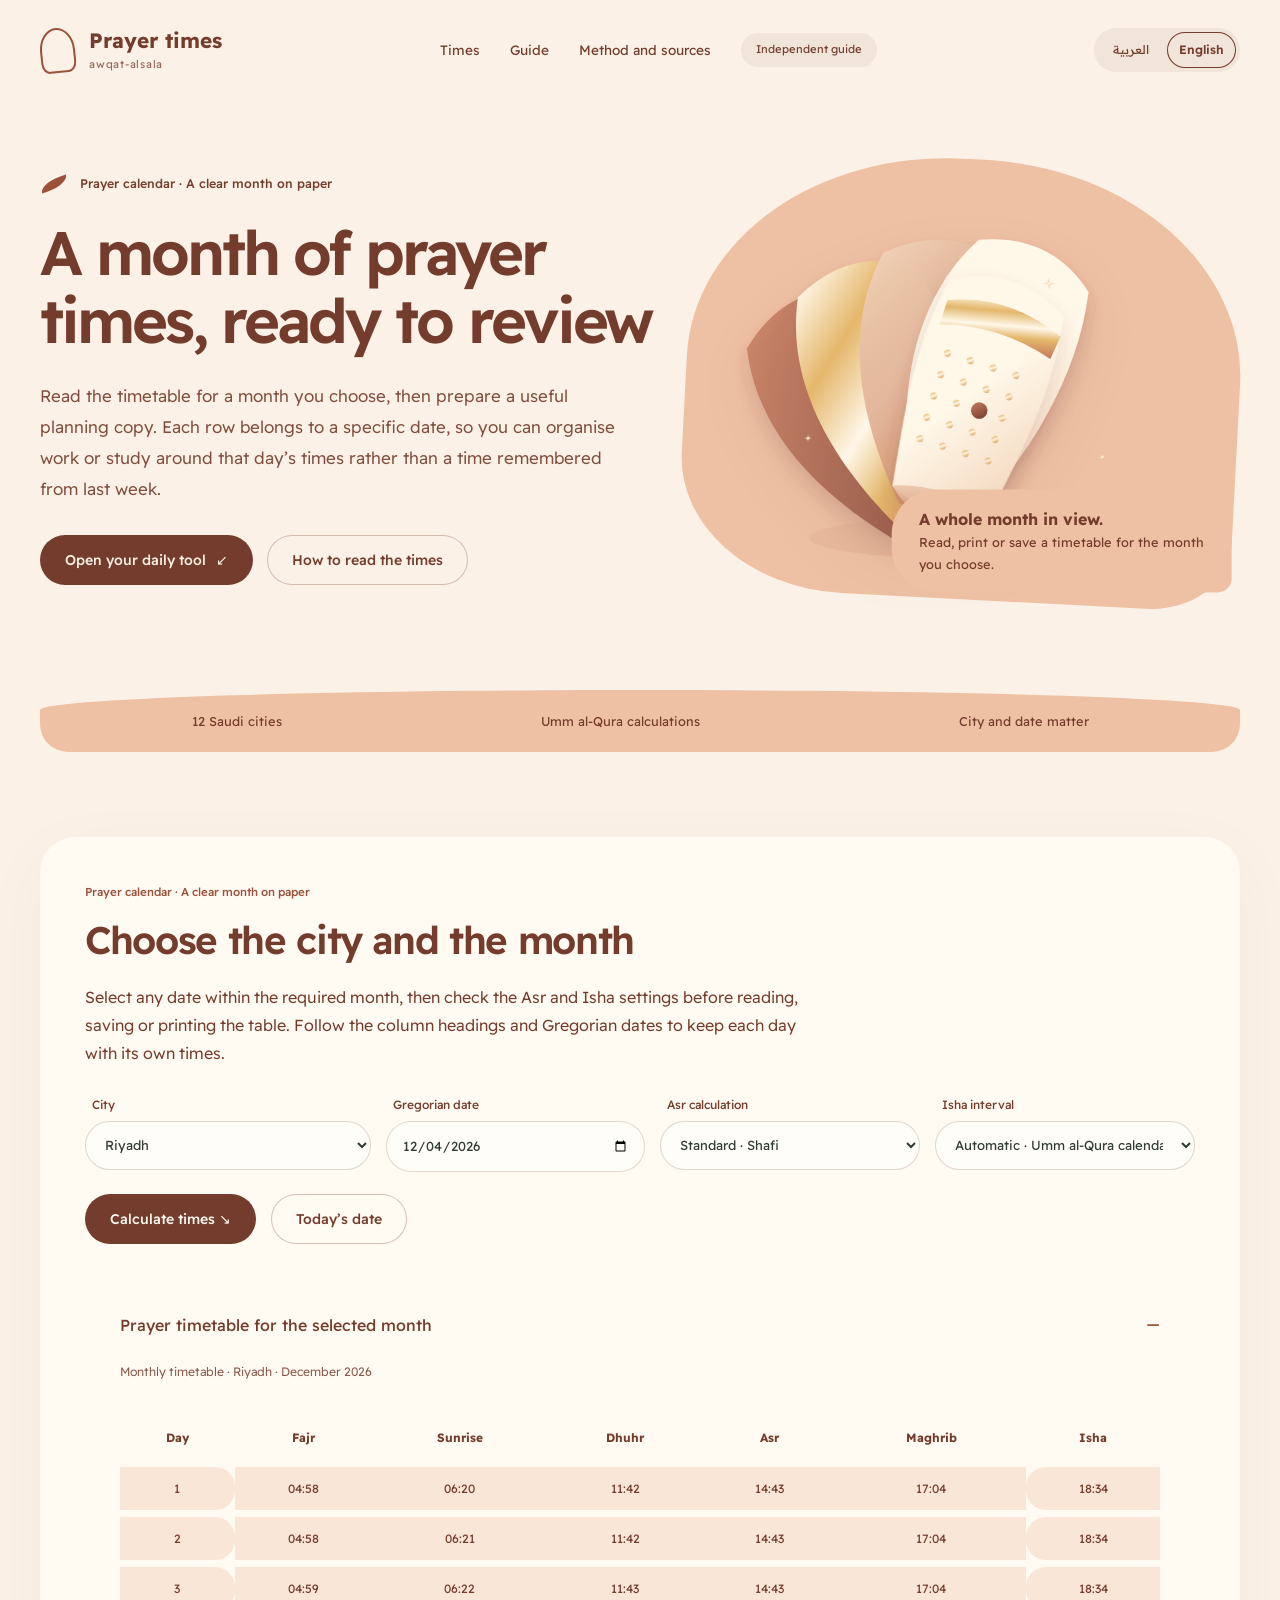
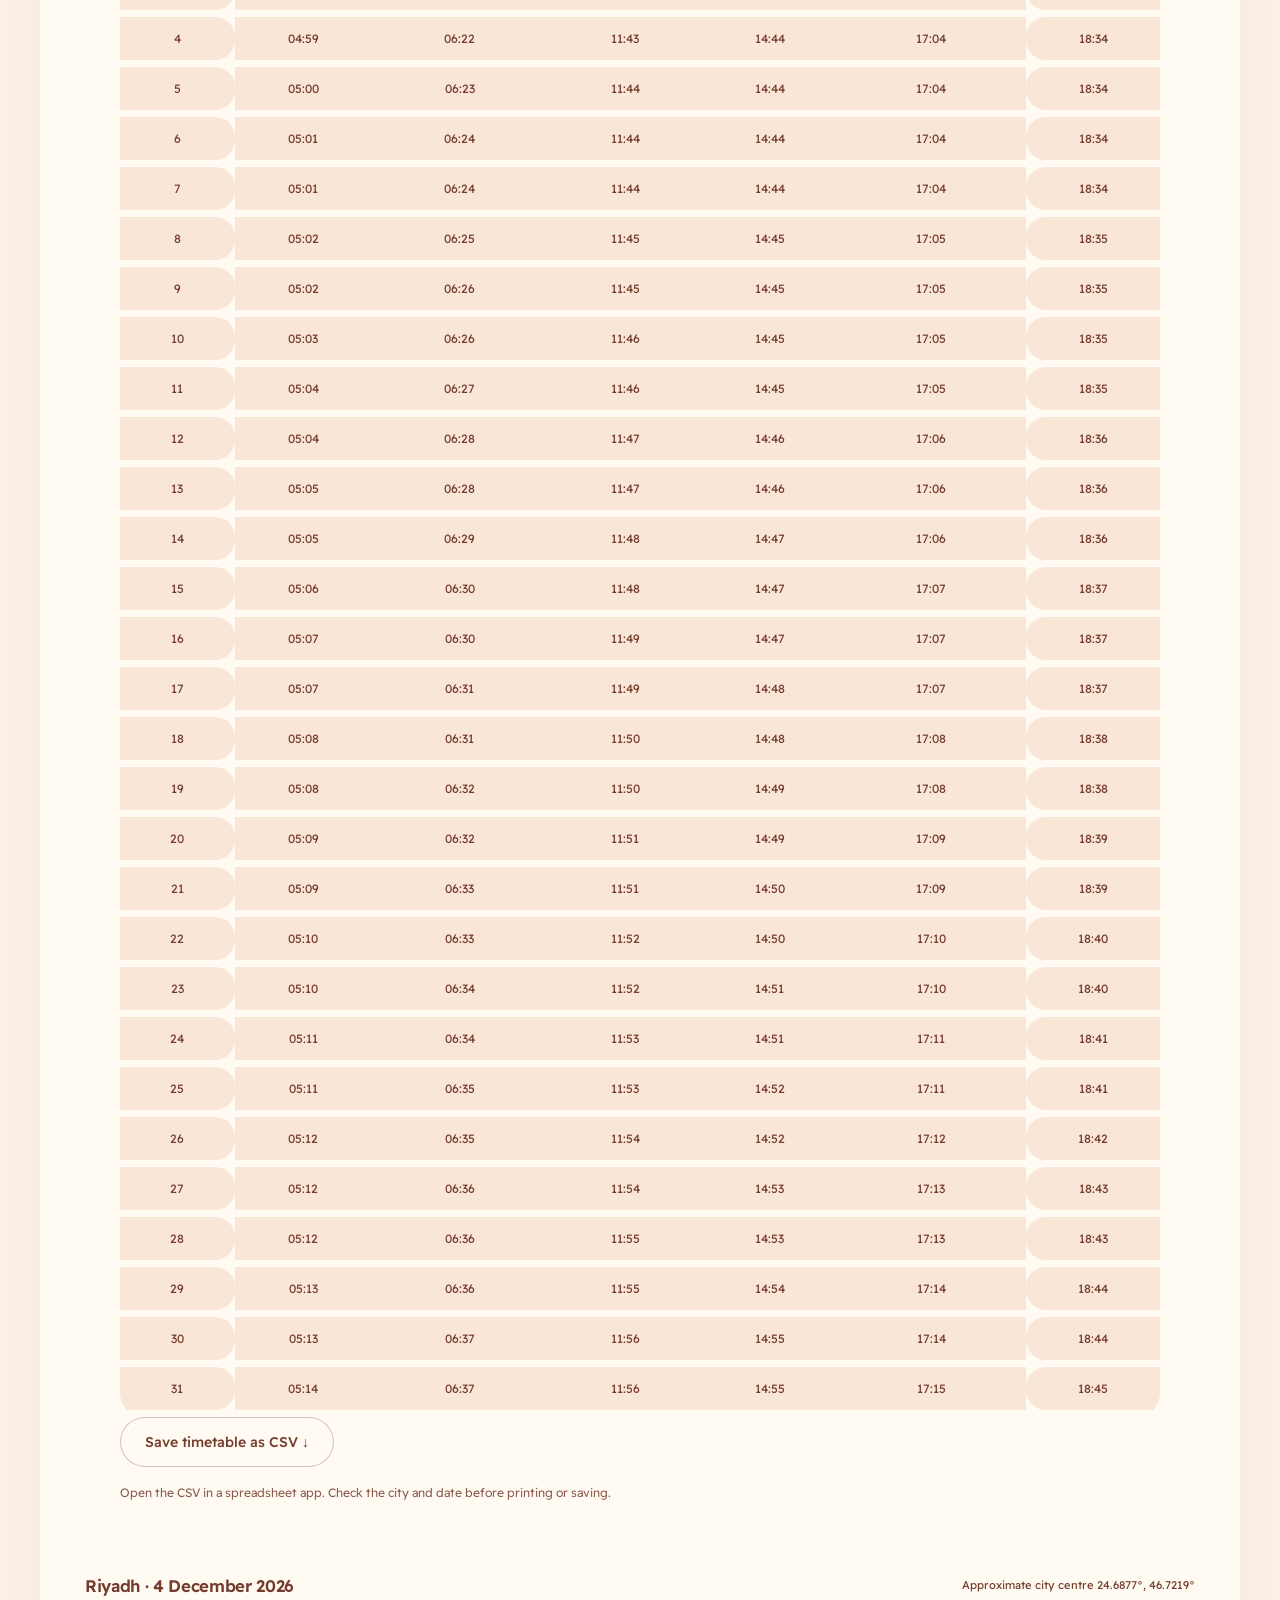
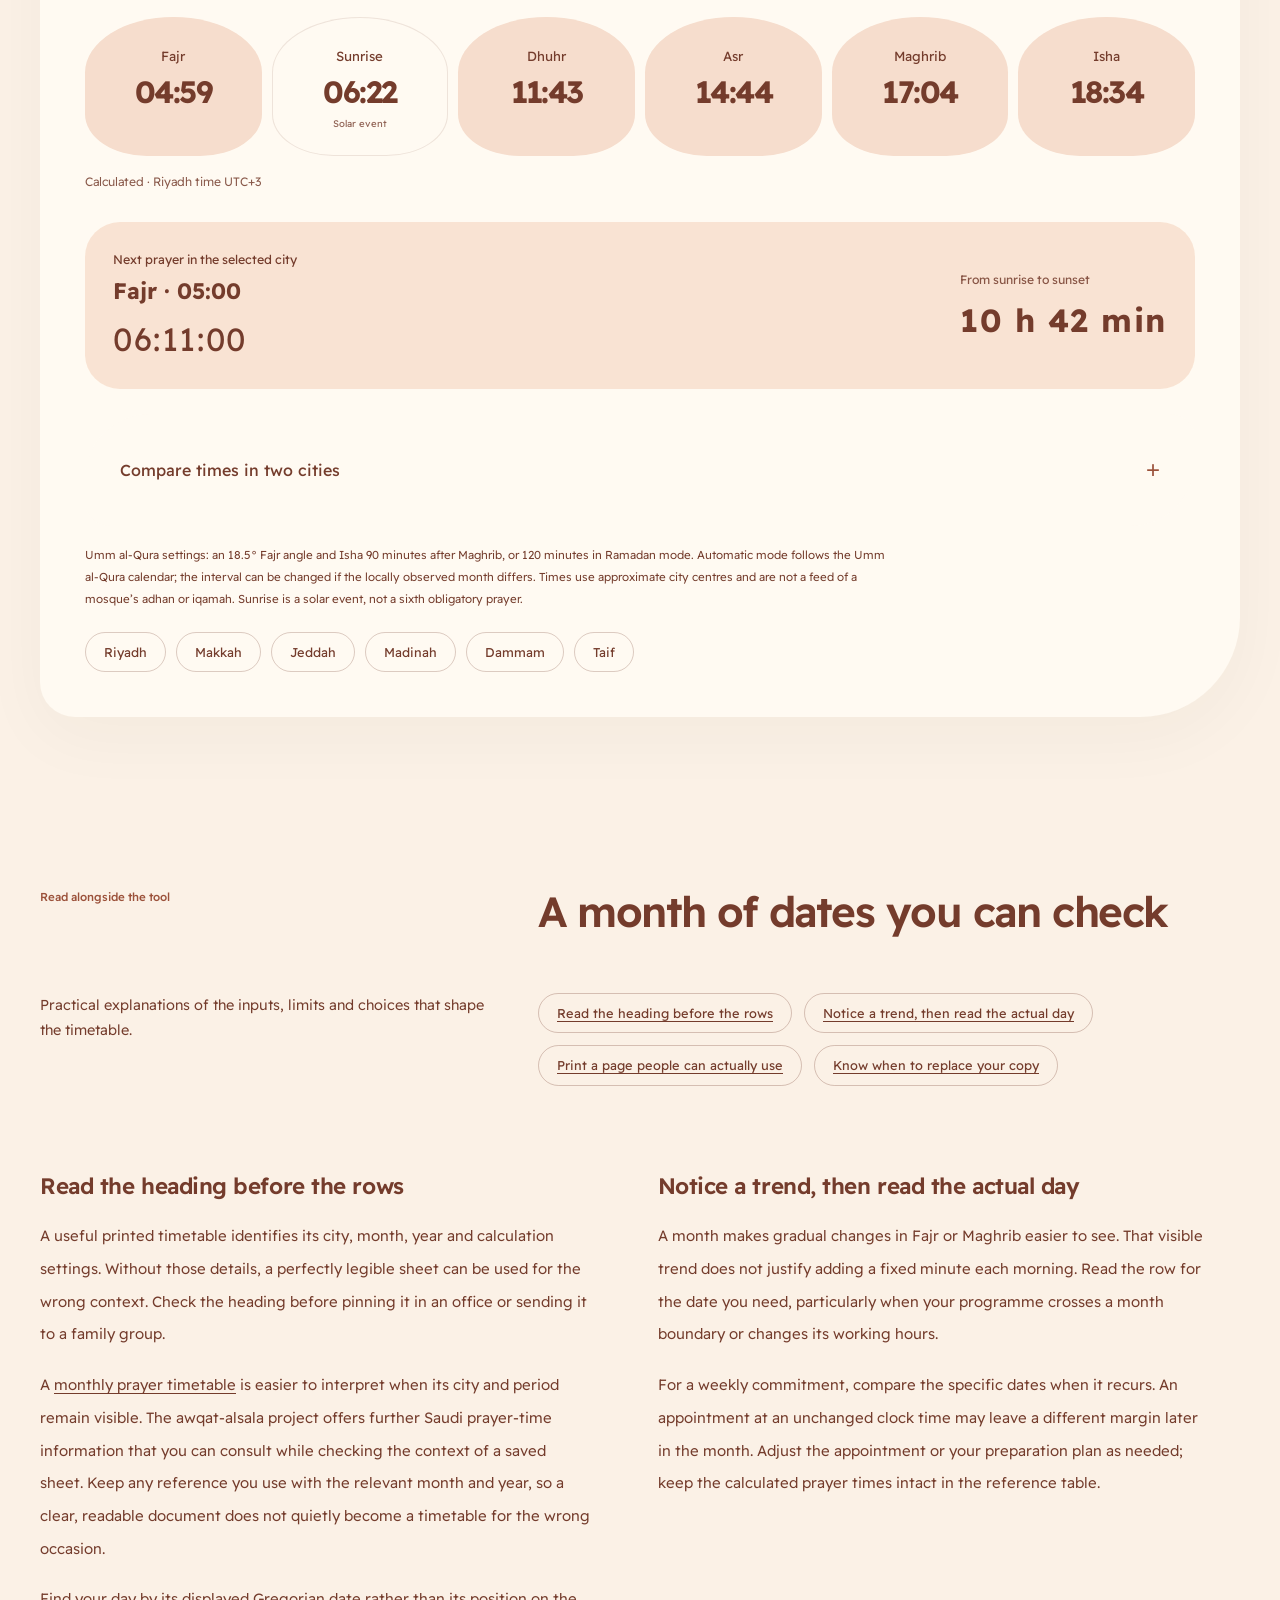
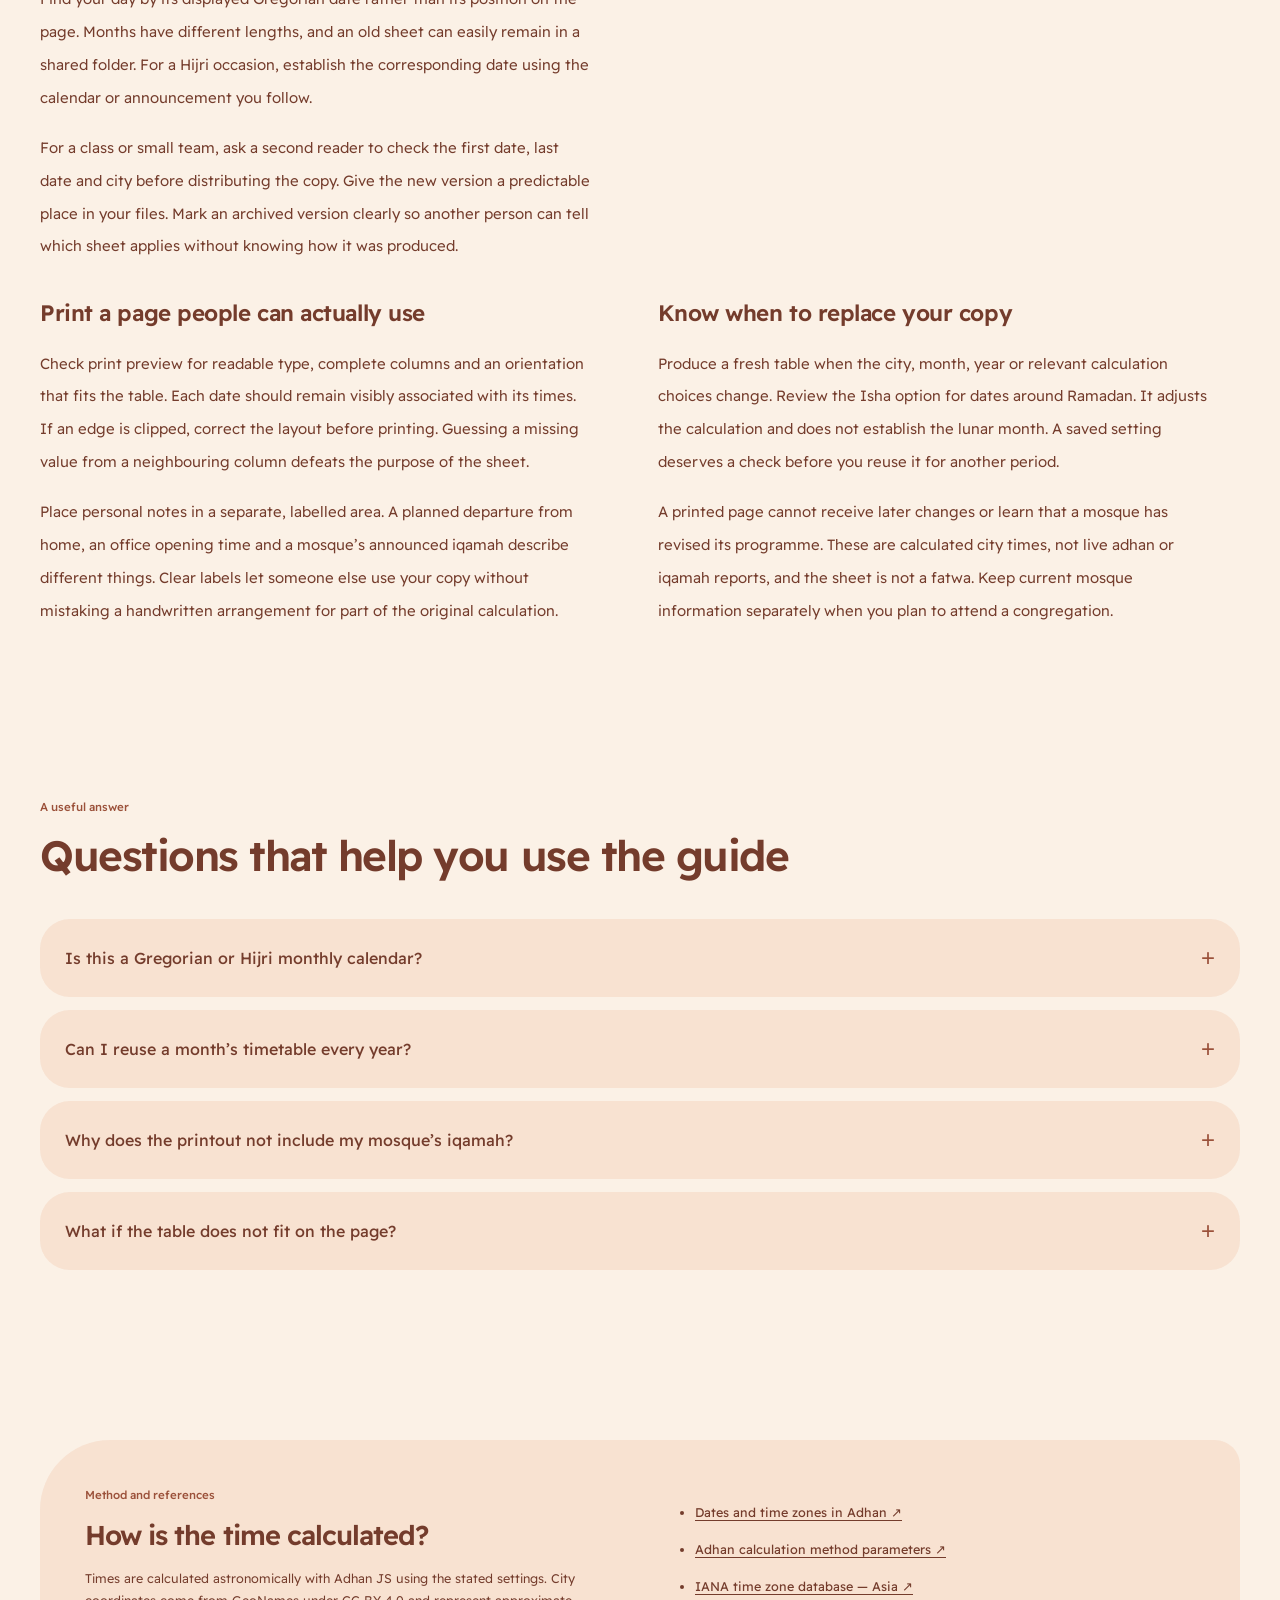
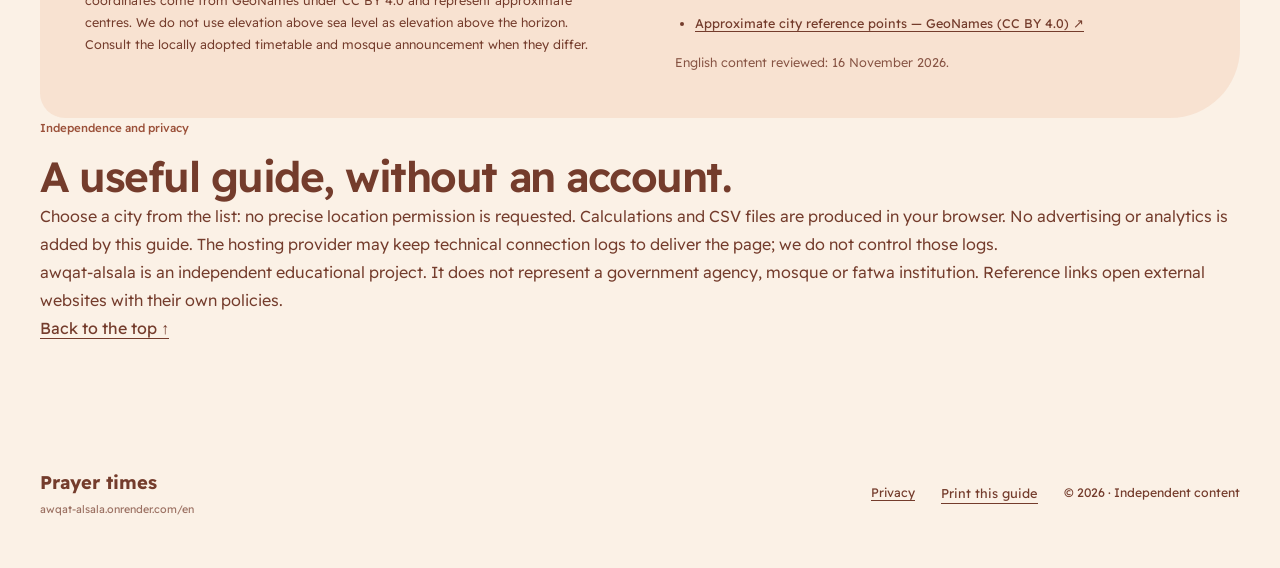
<file: render-awqat/en/index.html>
<!doctype html>
<html lang="en" dir="ltr"><head><meta charset="utf-8"><meta name="viewport" content="width=device-width,initial-scale=1"><title>Monthly Prayer Timetable for Saudi Arabia: Read and Print | awqat-alsala</title><meta name="description" content="Read the timetable for a month you choose, then prepare a useful planning copy. Each row belongs to a specific date, so you can organise work or study around that day’s times rather than a time remembered from last week."><meta name="robots" content="index,follow,max-image-preview:large"><link rel="canonical" href="https://awqat-alsala.onrender.com/en/"><meta name="theme-color" content="#fbf1e6"><meta property="og:type" content="website"><meta property="og:title" content="Monthly Prayer Timetable for Saudi Arabia: Read and Print | awqat-alsala"><meta property="og:description" content="Read the timetable for a month you choose, then prepare a useful planning copy. Each row belongs to a specific date, so you can organise work or study around that day’s times rather than a time remembered from last week."><meta property="og:url" content="https://awqat-alsala.onrender.com/en/"><meta property="og:locale" content="en_US"><meta name="twitter:card" content="summary"><link rel="icon" href="../assets/icon.svg" type="image/svg+xml"><link rel="preload" href="../assets/readex-pro.ttf" as="font" type="font/ttf" crossorigin=""><link rel="stylesheet" href="../assets/style.css"><script type="module" src="../assets/app.en.mjs"></script><meta content="monthly prayer timetable, prayer calendar, prayer times for the month, Saudi prayer timetable, print prayer times, Saudi Arabia prayer times" name="keywords"><script type="application/ld+json">{"@context":"https://schema.org","@graph":[{"@type":"WebSite","@id":"https://awqat-alsala.onrender.com/#website","url":"https://awqat-alsala.onrender.com/","name":"awqat-alsala","inLanguage":["ar","en"]},{"@type":"WebPage","@id":"https://awqat-alsala.onrender.com/en/#webpage","url":"https://awqat-alsala.onrender.com/en/","name":"Monthly Prayer Timetable for Saudi Arabia: Read and Print | awqat-alsala","description":"Read the timetable for a month you choose, then prepare a useful planning copy. Each row belongs to a specific date, so you can organise work or study around that day’s times rather than a time remembered from last week.","inLanguage":"en","dateModified":"2026-11-16","isPartOf":{"@id":"https://awqat-alsala.onrender.com/#website"},"translationOfWork":{"@type":"WebPage","@id":"https://awqat-alsala.onrender.com/#webpage","url":"https://awqat-alsala.onrender.com/","inLanguage":"ar"},"hasPart":[{"@type":"CreativeWork","name":"Read the heading before the rows","url":"https://awqat-alsala.onrender.com/en/#guide-0","inLanguage":"en"},{"@type":"CreativeWork","name":"Notice a trend, then read the actual day","url":"https://awqat-alsala.onrender.com/en/#guide-1","inLanguage":"en"},{"@type":"CreativeWork","name":"Print a page people can actually use","url":"https://awqat-alsala.onrender.com/en/#guide-2","inLanguage":"en"},{"@type":"CreativeWork","name":"Know when to replace your copy","url":"https://awqat-alsala.onrender.com/en/#guide-3","inLanguage":"en"}]}]}</script><link href="https://awqat-alsala.onrender.com/" hreflang="ar" rel="alternate"><link href="https://awqat-alsala.onrender.com/en/" hreflang="en" rel="alternate"><link href="https://awqat-alsala.onrender.com/" hreflang="x-default" rel="alternate"><link href="../assets/languages.css" data-language-styles="" rel="stylesheet"></head><body class="awqat design-3" data-focus="month-calendar"><a href="#main" class="skip">Skip to content</a><header class="site-header wrap"><a class="brand" href="https://awqat-alsala.onrender.com/en/" aria-label="Awqat Alsala — home"><span class="brand-mark" aria-hidden="true"></span><span><strong>Prayer times</strong><small>awqat-alsala</small></span></a><nav class="site-nav" aria-label="Main navigation"><a href="#tool">Times</a><a href="#guide">Guide</a><a class="nav-method" href="#sources">Method and sources</a><span class="nav-tip">Independent guide</span></nav><nav class="language-switch" aria-label="Language"><a href="https://awqat-alsala.onrender.com/" lang="ar" hreflang="ar" dir="rtl">العربية</a><a href="https://awqat-alsala.onrender.com/en/" lang="en" hreflang="en" aria-current="page">English</a></nav></header><main id="main"><section class="hero wrap" aria-label="Times and guide" data-composition="calendar"><div class="hero-copy"><p class="eyebrow">Prayer calendar · A clear month on paper</p><h1>A month of prayer times, ready to review</h1><p class="hero-intro">Read the timetable for a month you choose, then prepare a useful planning copy. Each row belongs to a specific date, so you can organise work or study around that day’s times rather than a time remembered from last week.</p><div class="hero-actions"><a class="btn" href="#tool">Open your daily tool <span aria-hidden="true">↙</span></a><a class="btn btn-quiet" href="#guide">How to read the times</a></div></div><div class="hero-art"><img src="../assets/hero.svg" alt="" width="640" height="560" fetchpriority="high"><p class="art-label">City · date · calculation method</p><aside class="hero-detail"><strong>A whole month in view.</strong>Read, print or save a timetable for the month you choose.</aside></div></section><div class="top-ribbon wrap" aria-label="About this guide"><span>12 Saudi cities</span><span>Umm al-Qura calculations</span><span>City and date matter</span></div><section id="tool" class="section wrap"><div class="tool-panel"><div class="section-head"><span class="section-kicker">Prayer calendar · A clear month on paper</span><h2>Choose the city and the month</h2><p>Select any date within the required month, then check the Asr and Isha settings before reading, saving or printing the table. Follow the column headings and Gregorian dates to keep each day with its own times.</p></div><form id="prayer-form"><div class="fields"><div class="field"><label for="city">City</label><select name="city" id="city"><option value="riyadh" selected>Riyadh</option><option value="makkah">Makkah</option><option value="jeddah">Jeddah</option><option value="madinah">Madinah</option><option value="dammam">Dammam</option><option value="taif">Taif</option><option value="tabuk">Tabuk</option><option value="buraydah">Buraydah</option><option value="abha">Abha</option><option value="hail">Ha'il</option><option value="najran">Najran</option><option value="jazan">Jazan</option></select></div><div class="field"><label for="date">Gregorian date</label><input type="date" name="date" id="date" value="2026-11-16" min="2020-01-01" max="2035-12-31" required></div><div class="field"><label for="asr">Asr calculation</label><select name="asr" id="asr"><option value="shafi">Standard · Shafi</option><option value="hanafi">Hanafi</option></select></div><div class="field"><label for="ramadan">Isha interval</label><select name="ramadan" id="ramadan"><option value="auto">Automatic · Umm al-Qura calendar</option><option value="off">90 minutes</option><option value="on">120 minutes · Ramadan</option></select></div></div><div class="form-actions"><button type="submit" class="btn" disabled>Calculate times ↘</button><button type="button" class="btn btn-quiet" id="today-button">Today’s date</button><p id="form-error" class="form-error" role="alert"></p></div></form><details class="calendar-details" open><summary>Prayer timetable for the selected month</summary><p class="small-note" id="month-caption">Monthly timetable · Riyadh · November 2026</p><div class="table-shell" tabindex="0" role="region" aria-label="Monthly prayer timetable; scroll horizontally"><table class="month-table"><thead><tr><th scope="col">Day</th><th scope="col">Fajr</th><th scope="col">Sunrise</th><th scope="col">Dhuhr</th><th scope="col">Asr</th><th scope="col">Maghrib</th><th scope="col">Isha</th></tr></thead><tbody id="month-body"><tr><td>1</td><td><bdi>04:41</bdi></td><td><bdi>06:00</bdi></td><td><bdi>11:37</bdi></td><td><bdi>14:49</bdi></td><td><bdi>17:13</bdi></td><td><bdi>18:43</bdi></td></tr><tr><td>2</td><td><bdi>04:41</bdi></td><td><bdi>06:01</bdi></td><td><bdi>11:37</bdi></td><td><bdi>14:48</bdi></td><td><bdi>17:12</bdi></td><td><bdi>18:42</bdi></td></tr><tr><td>3</td><td><bdi>04:42</bdi></td><td><bdi>06:01</bdi></td><td><bdi>11:37</bdi></td><td><bdi>14:48</bdi></td><td><bdi>17:12</bdi></td><td><bdi>18:42</bdi></td></tr><tr><td>4</td><td><bdi>04:42</bdi></td><td><bdi>06:02</bdi></td><td><bdi>11:37</bdi></td><td><bdi>14:48</bdi></td><td><bdi>17:11</bdi></td><td><bdi>18:41</bdi></td></tr><tr><td>5</td><td><bdi>04:43</bdi></td><td><bdi>06:02</bdi></td><td><bdi>11:37</bdi></td><td><bdi>14:47</bdi></td><td><bdi>17:11</bdi></td><td><bdi>18:41</bdi></td></tr><tr><td>6</td><td><bdi>04:43</bdi></td><td><bdi>06:03</bdi></td><td><bdi>11:37</bdi></td><td><bdi>14:47</bdi></td><td><bdi>17:10</bdi></td><td><bdi>18:40</bdi></td></tr><tr><td>7</td><td><bdi>04:44</bdi></td><td><bdi>06:04</bdi></td><td><bdi>11:37</bdi></td><td><bdi>14:46</bdi></td><td><bdi>17:10</bdi></td><td><bdi>18:40</bdi></td></tr><tr><td>8</td><td><bdi>04:44</bdi></td><td><bdi>06:04</bdi></td><td><bdi>11:37</bdi></td><td><bdi>14:46</bdi></td><td><bdi>17:09</bdi></td><td><bdi>18:39</bdi></td></tr><tr><td>9</td><td><bdi>04:45</bdi></td><td><bdi>06:05</bdi></td><td><bdi>11:37</bdi></td><td><bdi>14:46</bdi></td><td><bdi>17:09</bdi></td><td><bdi>18:39</bdi></td></tr><tr><td>10</td><td><bdi>04:45</bdi></td><td><bdi>06:06</bdi></td><td><bdi>11:37</bdi></td><td><bdi>14:45</bdi></td><td><bdi>17:08</bdi></td><td><bdi>18:38</bdi></td></tr><tr><td>11</td><td><bdi>04:46</bdi></td><td><bdi>06:06</bdi></td><td><bdi>11:37</bdi></td><td><bdi>14:45</bdi></td><td><bdi>17:08</bdi></td><td><bdi>18:38</bdi></td></tr><tr><td>12</td><td><bdi>04:46</bdi></td><td><bdi>06:07</bdi></td><td><bdi>11:37</bdi></td><td><bdi>14:45</bdi></td><td><bdi>17:07</bdi></td><td><bdi>18:37</bdi></td></tr><tr><td>13</td><td><bdi>04:47</bdi></td><td><bdi>06:08</bdi></td><td><bdi>11:37</bdi></td><td><bdi>14:45</bdi></td><td><bdi>17:07</bdi></td><td><bdi>18:37</bdi></td></tr><tr><td>14</td><td><bdi>04:47</bdi></td><td><bdi>06:08</bdi></td><td><bdi>11:38</bdi></td><td><bdi>14:44</bdi></td><td><bdi>17:06</bdi></td><td><bdi>18:36</bdi></td></tr><tr><td>15</td><td><bdi>04:48</bdi></td><td><bdi>06:09</bdi></td><td><bdi>11:38</bdi></td><td><bdi>14:44</bdi></td><td><bdi>17:06</bdi></td><td><bdi>18:36</bdi></td></tr><tr><td>16</td><td><bdi>04:49</bdi></td><td><bdi>06:10</bdi></td><td><bdi>11:38</bdi></td><td><bdi>14:44</bdi></td><td><bdi>17:06</bdi></td><td><bdi>18:36</bdi></td></tr><tr><td>17</td><td><bdi>04:49</bdi></td><td><bdi>06:10</bdi></td><td><bdi>11:38</bdi></td><td><bdi>14:44</bdi></td><td><bdi>17:05</bdi></td><td><bdi>18:35</bdi></td></tr><tr><td>18</td><td><bdi>04:50</bdi></td><td><bdi>06:11</bdi></td><td><bdi>11:38</bdi></td><td><bdi>14:44</bdi></td><td><bdi>17:05</bdi></td><td><bdi>18:35</bdi></td></tr><tr><td>19</td><td><bdi>04:50</bdi></td><td><bdi>06:12</bdi></td><td><bdi>11:38</bdi></td><td><bdi>14:43</bdi></td><td><bdi>17:05</bdi></td><td><bdi>18:35</bdi></td></tr><tr><td>20</td><td><bdi>04:51</bdi></td><td><bdi>06:13</bdi></td><td><bdi>11:39</bdi></td><td><bdi>14:43</bdi></td><td><bdi>17:05</bdi></td><td><bdi>18:35</bdi></td></tr><tr><td>21</td><td><bdi>04:52</bdi></td><td><bdi>06:13</bdi></td><td><bdi>11:39</bdi></td><td><bdi>14:43</bdi></td><td><bdi>17:04</bdi></td><td><bdi>18:34</bdi></td></tr><tr><td>22</td><td><bdi>04:52</bdi></td><td><bdi>06:14</bdi></td><td><bdi>11:39</bdi></td><td><bdi>14:43</bdi></td><td><bdi>17:04</bdi></td><td><bdi>18:34</bdi></td></tr><tr><td>23</td><td><bdi>04:53</bdi></td><td><bdi>06:15</bdi></td><td><bdi>11:39</bdi></td><td><bdi>14:43</bdi></td><td><bdi>17:04</bdi></td><td><bdi>18:34</bdi></td></tr><tr><td>24</td><td><bdi>04:53</bdi></td><td><bdi>06:15</bdi></td><td><bdi>11:40</bdi></td><td><bdi>14:43</bdi></td><td><bdi>17:04</bdi></td><td><bdi>18:34</bdi></td></tr><tr><td>25</td><td><bdi>04:54</bdi></td><td><bdi>06:16</bdi></td><td><bdi>11:40</bdi></td><td><bdi>14:43</bdi></td><td><bdi>17:04</bdi></td><td><bdi>18:34</bdi></td></tr><tr><td>26</td><td><bdi>04:55</bdi></td><td><bdi>06:17</bdi></td><td><bdi>11:40</bdi></td><td><bdi>14:43</bdi></td><td><bdi>17:04</bdi></td><td><bdi>18:34</bdi></td></tr><tr><td>27</td><td><bdi>04:55</bdi></td><td><bdi>06:18</bdi></td><td><bdi>11:41</bdi></td><td><bdi>14:43</bdi></td><td><bdi>17:04</bdi></td><td><bdi>18:34</bdi></td></tr><tr><td>28</td><td><bdi>04:56</bdi></td><td><bdi>06:18</bdi></td><td><bdi>11:41</bdi></td><td><bdi>14:43</bdi></td><td><bdi>17:04</bdi></td><td><bdi>18:34</bdi></td></tr><tr><td>29</td><td><bdi>04:56</bdi></td><td><bdi>06:19</bdi></td><td><bdi>11:41</bdi></td><td><bdi>14:43</bdi></td><td><bdi>17:04</bdi></td><td><bdi>18:34</bdi></td></tr><tr><td>30</td><td><bdi>04:57</bdi></td><td><bdi>06:20</bdi></td><td><bdi>11:42</bdi></td><td><bdi>14:43</bdi></td><td><bdi>17:04</bdi></td><td><bdi>18:34</bdi></td></tr></tbody></table></div><button class="btn btn-quiet" id="download-calendar" type="button">Save timetable as CSV ↓</button><p class="small-note">Open the CSV in a spreadsheet app. Check the city and date before printing or saving.</p></details><div class="schedule-heading"><h3 id="schedule-title">Riyadh · 16 November 2026</h3><span class="coordinate-note">Approximate city centre <bdi id="coordinates">24.6877°, 46.7219°</bdi></span></div><div class="times-row"><div class="time-pill"><span>Fajr</span><strong data-prayer="fajr">04:49</strong></div><div class="time-pill sunrise"><span>Sunrise</span><strong data-prayer="sunrise">06:10</strong><small>Solar event</small></div><div class="time-pill"><span>Dhuhr</span><strong data-prayer="dhuhr">11:38</strong></div><div class="time-pill"><span>Asr</span><strong data-prayer="asr">14:44</strong></div><div class="time-pill"><span>Maghrib</span><strong data-prayer="maghrib">17:06</strong></div><div class="time-pill"><span>Isha</span><strong data-prayer="isha">18:36</strong></div></div><p class="form-status" id="result-status" role="status">Calculated for the displayed date · Riyadh time UTC+3</p><div class="result-extras"><div class="next-widget"><span>Next prayer in the selected city</span><strong id="next-prayer">Maghrib · 17:06</strong><bdi class="countdown" id="next-countdown">Choose today for the countdown</bdi></div><div><span class="small-note">From sunrise to sunset</span><strong class="countdown" id="daylight-result">10 h 56 min</strong></div></div><details class="calendar-details"><summary>Compare times in two cities</summary><div class="compare-panel"><div><span class="section-kicker">Two cities, one date</span><h3>Compare before you plan</h3><p class="small-note">The difference compares the second city’s prayer time with the first. It is not a journey duration.</p><div class="field" style="margin-top:18px"><label for="compare-city">Second city</label><select id="compare-city"><option value="riyadh">Riyadh</option><option value="makkah">Makkah</option><option value="jeddah" selected>Jeddah</option><option value="madinah">Madinah</option><option value="dammam">Dammam</option><option value="taif">Taif</option><option value="tabuk">Tabuk</option><option value="buraydah">Buraydah</option><option value="abha">Abha</option><option value="hail">Ha'il</option><option value="najran">Najran</option><option value="jazan">Jazan</option></select></div></div><div><p class="small-note" id="comparison-label">Riyadh → Jeddah · 16 November 2026</p><div class="comparison-rows"><div class="comparison-row" data-comparison="fajr"><span>Fajr</span><bdi data-city-a="">04:49</bdi><bdi data-city-b="">05:16</bdi><small data-difference="">27 min later</small></div><div class="comparison-row" data-comparison="dhuhr"><span>Dhuhr</span><bdi data-city-a="">11:38</bdi><bdi data-city-b="">12:08</bdi><small data-difference="">30 min later</small></div><div class="comparison-row" data-comparison="asr"><span>Asr</span><bdi data-city-a="">14:44</bdi><bdi data-city-b="">15:18</bdi><small data-difference="">34 min later</small></div><div class="comparison-row" data-comparison="maghrib"><span>Maghrib</span><bdi data-city-a="">17:06</bdi><bdi data-city-b="">17:41</bdi><small data-difference="">35 min later</small></div><div class="comparison-row" data-comparison="isha"><span>Isha</span><bdi data-city-a="">18:36</bdi><bdi data-city-b="">19:11</bdi><small data-difference="">35 min later</small></div></div></div></div></details><p class="tool-footnote">Umm al-Qura settings: an 18.5° Fajr angle and Isha 90 minutes after Maghrib, or 120 minutes in Ramadan mode. Automatic mode follows the Umm al-Qura calendar; the interval can be changed if the locally observed month differs. Times use approximate city centres and are not a feed of a mosque’s adhan or iqamah. Sunrise is a solar event, not a sixth obligatory prayer.</p><div class="city-pills" aria-label="Quick city selection"><button type="button" class="chip" data-city-pick="riyadh">Riyadh</button><button type="button" class="chip" data-city-pick="makkah">Makkah</button><button type="button" class="chip" data-city-pick="jeddah">Jeddah</button><button type="button" class="chip" data-city-pick="madinah">Madinah</button><button type="button" class="chip" data-city-pick="dammam">Dammam</button><button type="button" class="chip" data-city-pick="taif">Taif</button></div><noscript><p>The timetable above is calculated for 16 November 2026. Enable JavaScript to choose another city or date. The explanatory guide and sources remain readable without it.</p></noscript></div></section><section id="guide" class="section wrap"><div class="guide-layout"><div class="guide-title"><span class="section-kicker">Read alongside the tool</span><h2>A month of dates you can check</h2><p>Practical explanations of the inputs, limits and choices that shape the timetable.</p><div class="reading-strip"><a class="chip" href="#guide-0">Read the heading before the rows</a><a class="chip" href="#guide-1">Notice a trend, then read the actual day</a><a class="chip" href="#guide-2">Print a page people can actually use</a><a class="chip" href="#guide-3">Know when to replace your copy</a></div></div><div class="guide-list"><article class="guide-article" id="guide-0"><h3>Read the heading before the rows</h3><p>A useful printed timetable identifies its city, month, year and calculation settings. Without those details, a perfectly legible sheet can be used for the wrong context. Check the heading before pinning it in an office or sending it to a family group.</p>
<p class="project-reference" data-project-reference="awqat-alsala" lang="en">A <a style="text-decoration:underline;text-underline-offset:.2em" href="https://awqat-alsala.com/en/">monthly prayer timetable</a> is easier to interpret when its city and period remain visible. The awqat-alsala project offers further Saudi prayer-time information that you can consult while checking the context of a saved sheet. Keep any reference you use with the relevant month and year, so a clear, readable document does not quietly become a timetable for the wrong occasion.</p><p>Find your day by its displayed Gregorian date rather than its position on the page. Months have different lengths, and an old sheet can easily remain in a shared folder. For a Hijri occasion, establish the corresponding date using the calendar or announcement you follow.</p><p>For a class or small team, ask a second reader to check the first date, last date and city before distributing the copy. Give the new version a predictable place in your files. Mark an archived version clearly so another person can tell which sheet applies without knowing how it was produced.</p></article><article class="guide-article" id="guide-1"><h3>Notice a trend, then read the actual day</h3><p>A month makes gradual changes in Fajr or Maghrib easier to see. That visible trend does not justify adding a fixed minute each morning. Read the row for the date you need, particularly when your programme crosses a month boundary or changes its working hours.</p><p>For a weekly commitment, compare the specific dates when it recurs. An appointment at an unchanged clock time may leave a different margin later in the month. Adjust the appointment or your preparation plan as needed; keep the calculated prayer times intact in the reference table.</p></article><article class="guide-article" id="guide-2"><h3>Print a page people can actually use</h3><p>Check print preview for readable type, complete columns and an orientation that fits the table. Each date should remain visibly associated with its times. If an edge is clipped, correct the layout before printing. Guessing a missing value from a neighbouring column defeats the purpose of the sheet.</p><p>Place personal notes in a separate, labelled area. A planned departure from home, an office opening time and a mosque’s announced iqamah describe different things. Clear labels let someone else use your copy without mistaking a handwritten arrangement for part of the original calculation.</p></article><article class="guide-article" id="guide-3"><h3>Know when to replace your copy</h3><p>Produce a fresh table when the city, month, year or relevant calculation choices change. Review the Isha option for dates around Ramadan. It adjusts the calculation and does not establish the lunar month. A saved setting deserves a check before you reuse it for another period.</p><p>A printed page cannot receive later changes or learn that a mosque has revised its programme. These are calculated city times, not live adhan or iqamah reports, and the sheet is not a fatwa. Keep current mosque information separately when you plan to attend a congregation.</p></article></div></div></section><section id="faq" class="section wrap"><div class="section-head"><span class="section-kicker">A useful answer</span><h2 id="faq-title">Questions that help you use the guide</h2></div><div class="faq-list"><details><summary>Is this a Gregorian or Hijri monthly calendar?</summary><p>The date input and monthly table use the Gregorian calendar. For a Hijri event, first match the required day using the calendar or announcement you follow, then select the corresponding date.</p></details><details><summary>Can I reuse a month’s timetable every year?</summary><p>Select the required year when generating the table. The month name alone is not enough context; the copy you use should identify its year, city and calculation settings.</p></details><details><summary>Why does the printout not include my mosque’s iqamah?</summary><p>The table calculates reference prayer times for the selected city. A particular mosque’s programme is separate information. If you add its announced iqamah, label the source and when you checked it.</p></details><details><summary>What if the table does not fit on the page?</summary><p>Use print preview to adjust orientation or scale while preserving readable headings and values. Replace a copy with a clipped column or dates separated from their times.</p></details></div></section><section id="sources" class="section wrap"><div class="sources-layout"><div><span class="section-kicker">Method and references</span><h2>How is the time calculated?</h2><p>Times are calculated astronomically with Adhan JS using the stated settings. City coordinates come from GeoNames under CC BY 4.0 and represent approximate centres. We do not use elevation above sea level as elevation above the horizon. Consult the locally adopted timetable and mosque announcement when they differ.</p></div><div><ul class="source-list"><li><a href="https://github.com/batoulapps/adhan-js/blob/develop/README.md" target="_blank" rel="noopener noreferrer">Dates and time zones in Adhan ↗</a></li><li><a href="https://github.com/batoulapps/adhan-js/blob/develop/METHODS.md" target="_blank" rel="noopener noreferrer">Adhan calculation method parameters ↗</a></li><li><a href="https://data.iana.org/time-zones/tzdb/asia" target="_blank" rel="noopener noreferrer">IANA time zone database — Asia ↗</a></li><li><a href="https://www.geonames.org/" target="_blank" rel="noopener noreferrer">Approximate city reference points — GeoNames (CC BY 4.0) ↗</a></li></ul><p class="small-note">English content reviewed: 16 November 2026.</p></div></div><div class="privacy-block" id="privacy"><span class="section-kicker">Independence and privacy</span><h2>A useful guide, without an account.</h2><p>Choose a city from the list: no precise location permission is requested. Calculations and CSV files are produced in your browser. No advertising or analytics is added by this guide. The hosting provider may keep technical connection logs to deliver the page; we do not control those logs.</p><p>awqat-alsala is an independent educational project. It does not represent a government agency, mosque or fatwa institution. Reference links open external websites with their own policies.</p><a href="#main">Back to the top ↑</a></div></section></main><footer class="site-footer wrap"><div><strong>Prayer times</strong><small>awqat-alsala.onrender.com/en</small></div><div class="footer-actions"><a href="#privacy">Privacy</a><button type="button" class="text-button" id="print-page">Print this guide</button><span>© 2026 · Independent content</span></div></footer></body></html>
</file>
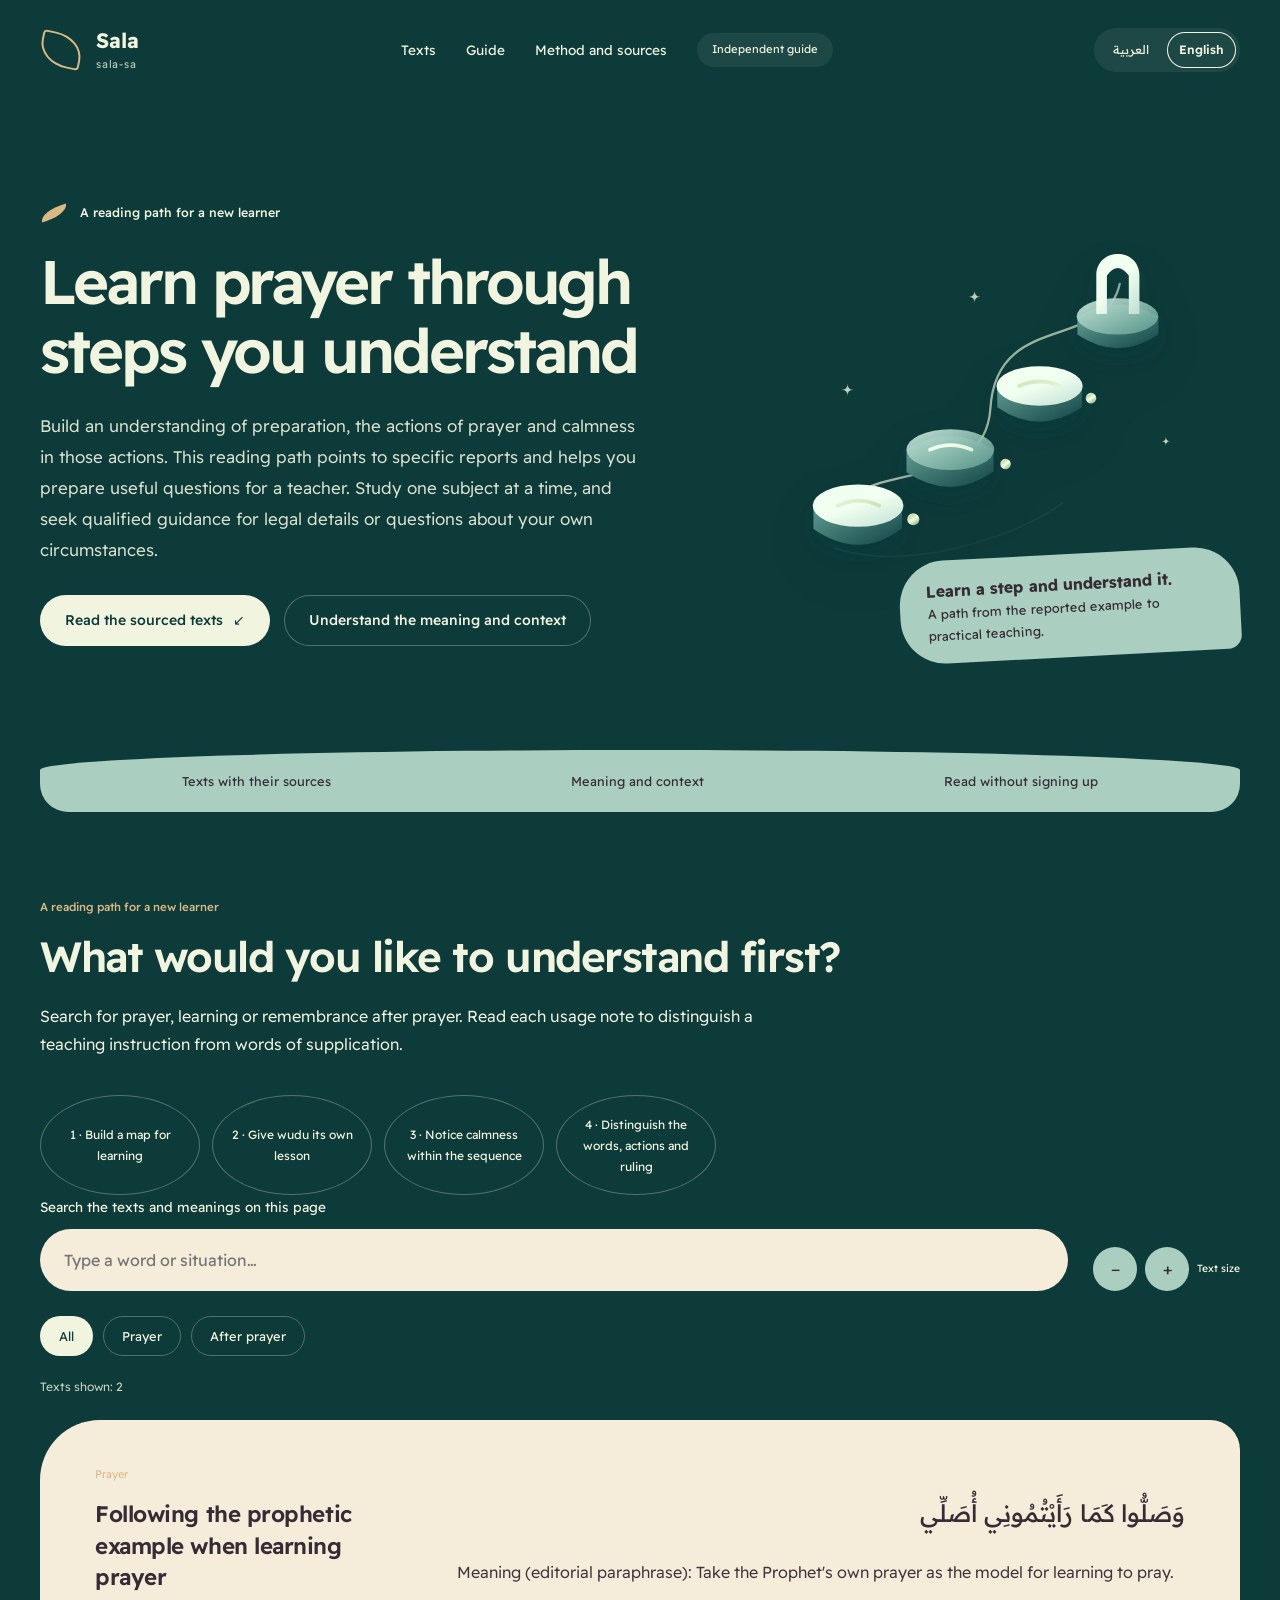
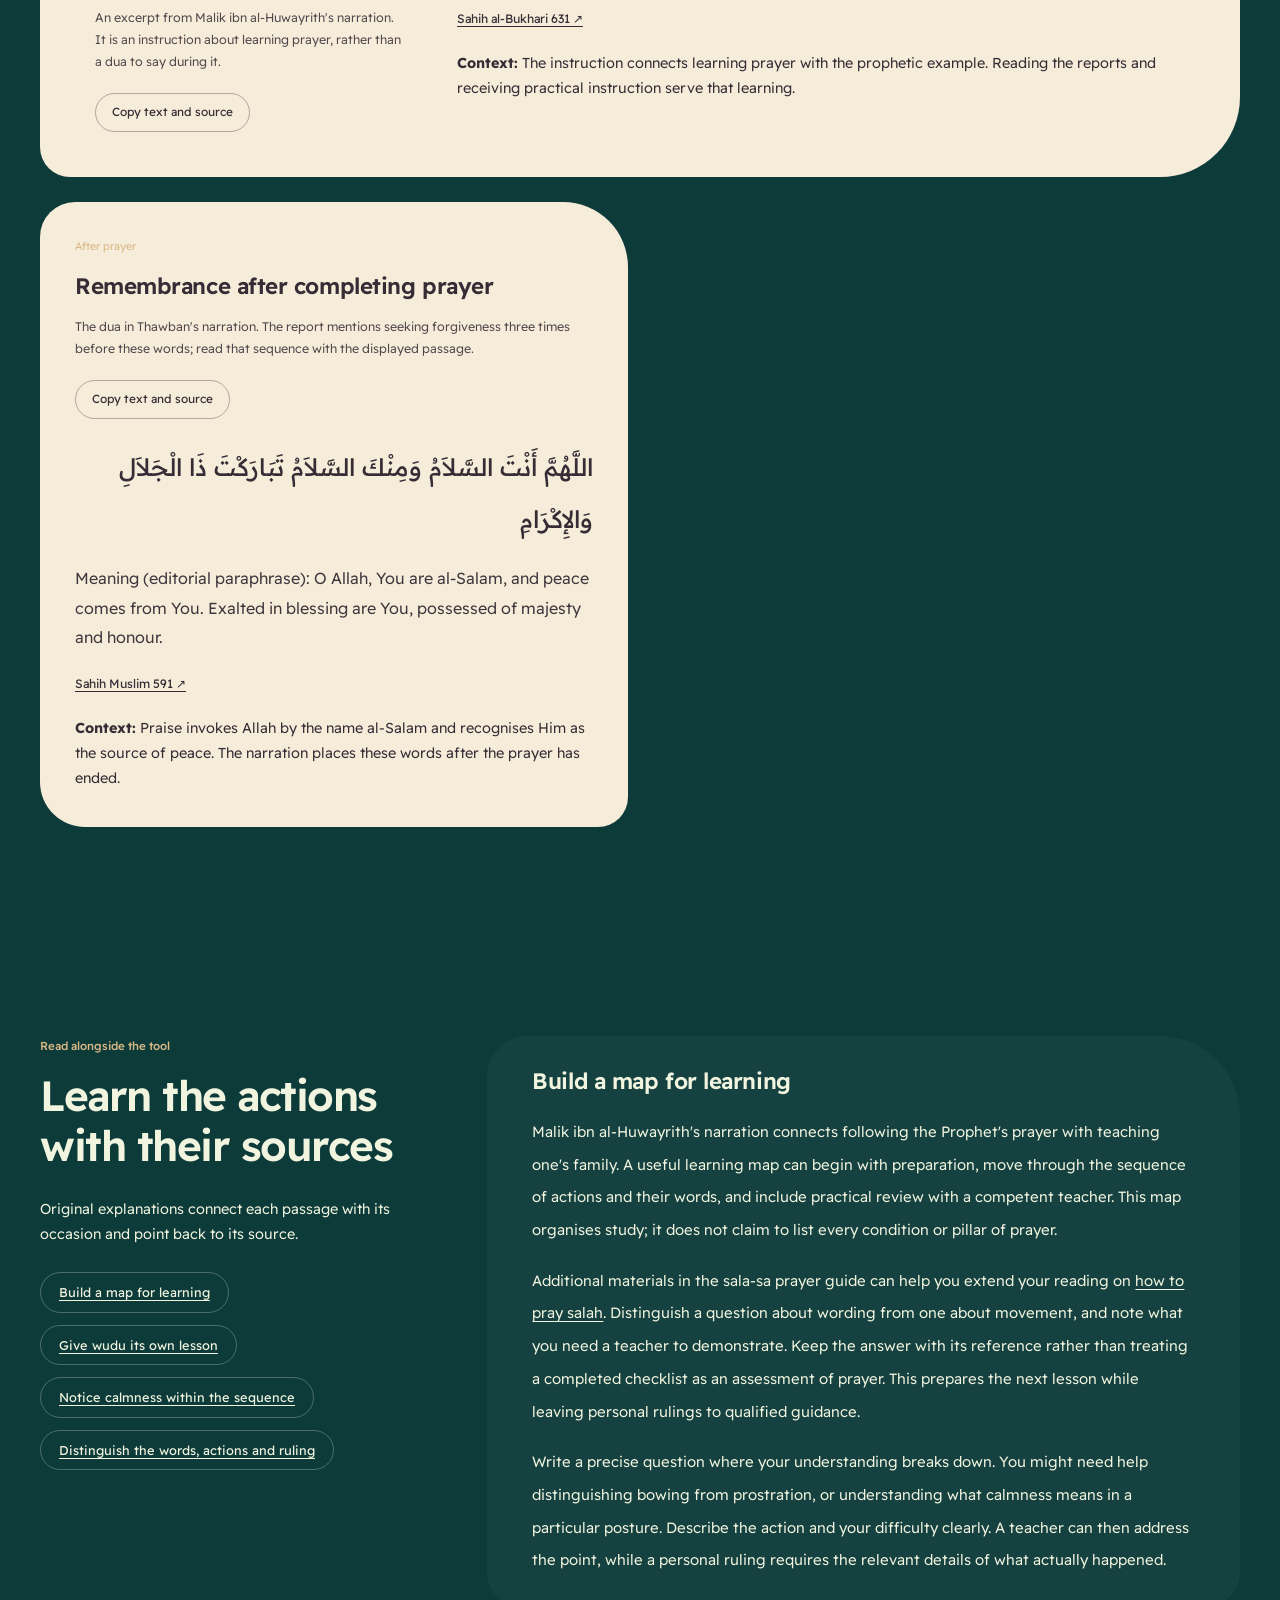
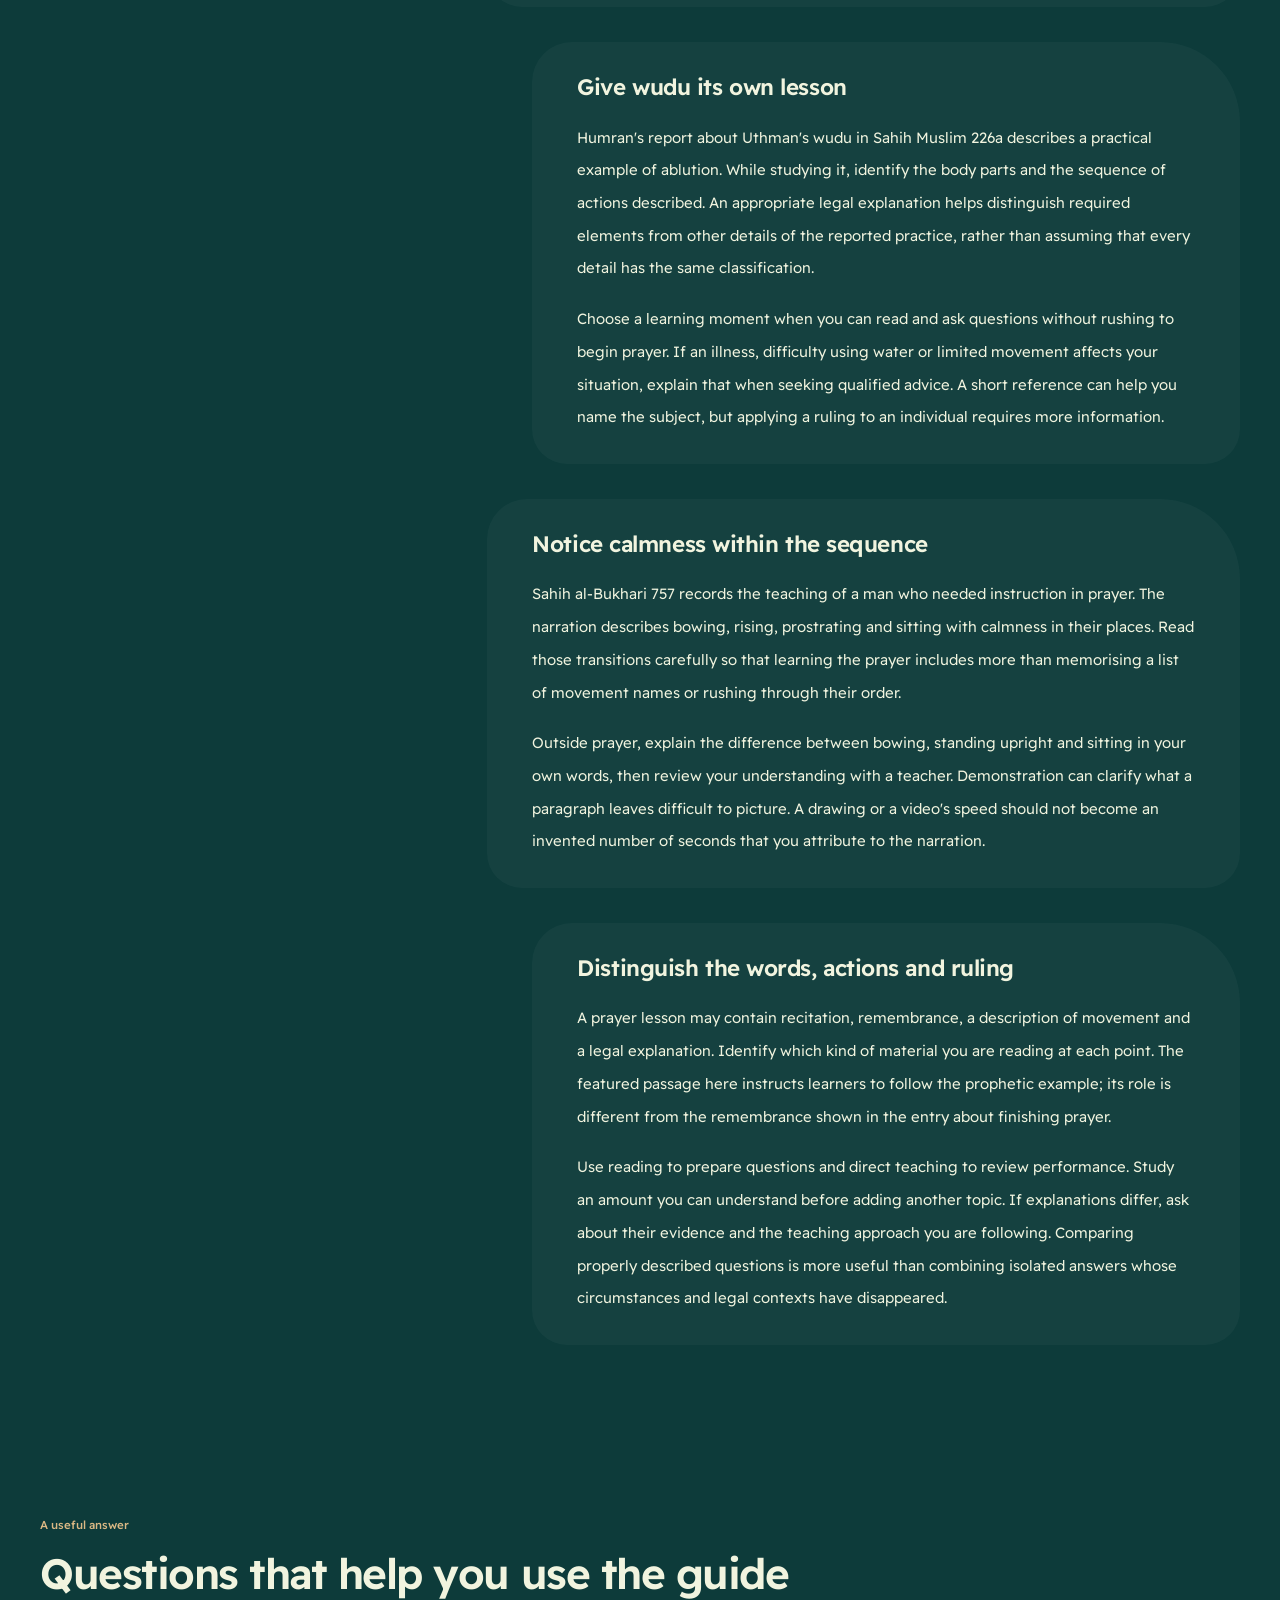
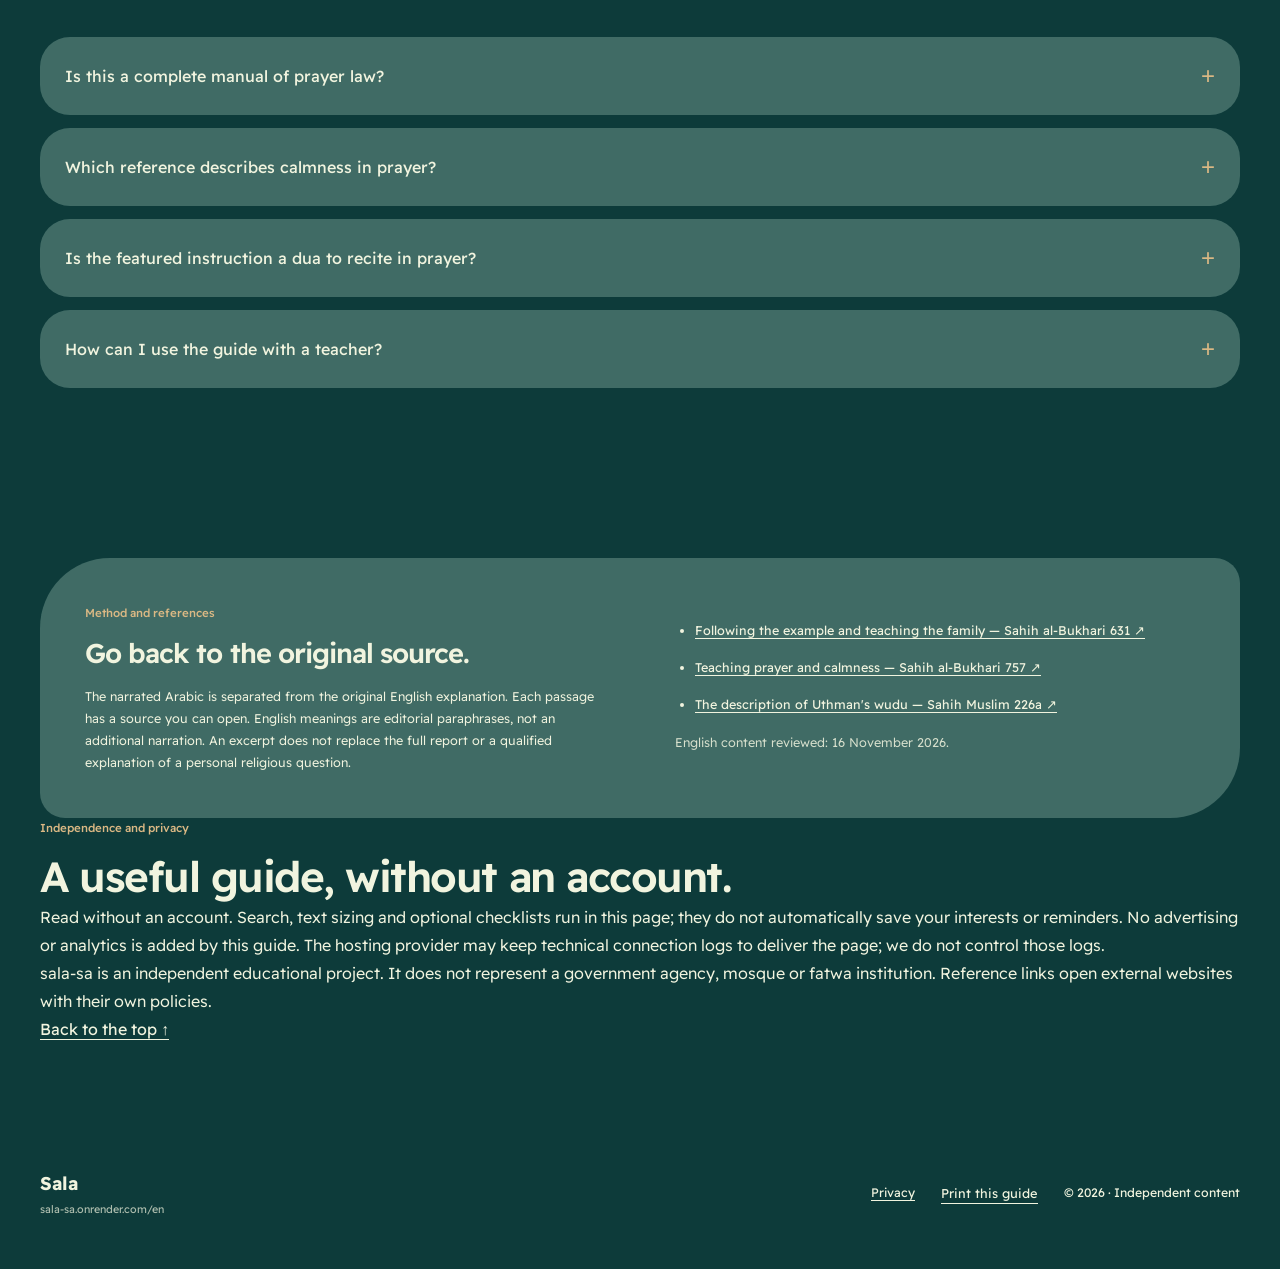
<file: render-sala/en/index.html>
<!doctype html>
<html lang="en" dir="ltr"><head><meta charset="utf-8"><meta name="viewport" content="width=device-width,initial-scale=1"><title>Learning Salah: Preparation, Stillness and Reliable References | sala-sa</title><meta name="description" content="Build an understanding of preparation, the actions of prayer and calmness in those actions. This reading path points to specific reports and helps you prepare useful questions for a teacher. Study one subject at a time, and seek qualified guidance for legal details or questions about your own circumstances."><meta name="robots" content="index,follow,max-image-preview:large"><link rel="canonical" href="https://sala-sa.onrender.com/en/"><meta name="theme-color" content="#0d3b3a"><meta property="og:type" content="website"><meta property="og:title" content="Learning Salah: Preparation, Stillness and Reliable References | sala-sa"><meta property="og:description" content="Build an understanding of preparation, the actions of prayer and calmness in those actions. This reading path points to specific reports and helps you prepare useful questions for a teacher. Study one subject at a time, and seek qualified guidance for legal details or questions about your own circumstances."><meta property="og:url" content="https://sala-sa.onrender.com/en/"><meta property="og:locale" content="en_US"><meta name="twitter:card" content="summary"><link rel="icon" href="../assets/icon.svg" type="image/svg+xml"><link rel="preload" href="../assets/readex-pro.ttf" as="font" type="font/ttf" crossorigin=""><link rel="stylesheet" href="../assets/style.css"><script type="module" src="../assets/app.en.mjs"></script><meta content="how to pray salah, learning prayer for beginners, prayer movements, calmness in prayer, learning wudu" name="keywords"><script type="application/ld+json">{"@context":"https://schema.org","@graph":[{"@type":"WebSite","@id":"https://sala-sa.onrender.com/#website","url":"https://sala-sa.onrender.com/","name":"sala-sa","inLanguage":["ar","en"]},{"@type":"WebPage","@id":"https://sala-sa.onrender.com/en/#webpage","url":"https://sala-sa.onrender.com/en/","name":"Learning Salah: Preparation, Stillness and Reliable References | sala-sa","description":"Build an understanding of preparation, the actions of prayer and calmness in those actions. This reading path points to specific reports and helps you prepare useful questions for a teacher. Study one subject at a time, and seek qualified guidance for legal details or questions about your own circumstances.","inLanguage":"en","dateModified":"2026-11-16","isPartOf":{"@id":"https://sala-sa.onrender.com/#website"},"translationOfWork":{"@type":"WebPage","@id":"https://sala-sa.onrender.com/#webpage","url":"https://sala-sa.onrender.com/","inLanguage":"ar"},"hasPart":[{"@type":"CreativeWork","name":"Build a map for learning","url":"https://sala-sa.onrender.com/en/#guide-0","inLanguage":"en"},{"@type":"CreativeWork","name":"Give wudu its own lesson","url":"https://sala-sa.onrender.com/en/#guide-1","inLanguage":"en"},{"@type":"CreativeWork","name":"Notice calmness within the sequence","url":"https://sala-sa.onrender.com/en/#guide-2","inLanguage":"en"},{"@type":"CreativeWork","name":"Distinguish the words, actions and ruling","url":"https://sala-sa.onrender.com/en/#guide-3","inLanguage":"en"}]}]}</script><link href="https://sala-sa.onrender.com/" hreflang="ar" rel="alternate"><link href="https://sala-sa.onrender.com/en/" hreflang="en" rel="alternate"><link href="https://sala-sa.onrender.com/" hreflang="x-default" rel="alternate"><link href="../assets/languages.css" data-language-styles="" rel="stylesheet"></head><body class="sala design-3" data-focus="prayer-learning"><a href="#main" class="skip">Skip to content</a><header class="site-header wrap"><a class="brand" href="https://sala-sa.onrender.com/en/" aria-label="Sala — home"><span class="brand-mark" aria-hidden="true"></span><span><strong>Sala</strong><small>sala-sa</small></span></a><nav class="site-nav" aria-label="Main navigation"><a href="#tool">Texts</a><a href="#guide">Guide</a><a class="nav-method" href="#sources">Method and sources</a><span class="nav-tip">Independent guide</span></nav><nav class="language-switch" aria-label="Language"><a href="https://sala-sa.onrender.com/" lang="ar" hreflang="ar" dir="rtl">العربية</a><a href="https://sala-sa.onrender.com/en/" lang="en" hreflang="en" aria-current="page">English</a></nav></header><main id="main"><section class="hero wrap" aria-label="Texts and situations" data-composition="learning-path"><div class="hero-copy"><p class="eyebrow">A reading path for a new learner</p><h1>Learn prayer through steps you understand</h1><p class="hero-intro">Build an understanding of preparation, the actions of prayer and calmness in those actions. This reading path points to specific reports and helps you prepare useful questions for a teacher. Study one subject at a time, and seek qualified guidance for legal details or questions about your own circumstances.</p><div class="hero-actions"><a class="btn" href="#tool">Read the sourced texts <span aria-hidden="true">↙</span></a><a class="btn btn-quiet" href="#guide">Understand the meaning and context</a></div></div><div class="hero-art"><img src="../assets/hero.svg" alt="" width="640" height="560" fetchpriority="high"><p class="art-label">Text · meaning · source</p><aside class="hero-detail"><strong>Learn a step and understand it.</strong>A path from the reported example to practical teaching.</aside></div></section><div class="top-ribbon wrap" aria-label="About this guide"><span>Texts with their sources</span><span>Meaning and context</span><span>Read without signing up</span></div><section id="tool" class="section wrap"><div class="section-head"><span class="section-kicker">A reading path for a new learner</span><h2>What would you like to understand first?</h2><p>Search for prayer, learning or remembrance after prayer. Read each usage note to distinguish a teaching instruction from words of supplication.</p></div><div class="reading-strip" aria-label="Choose a learning step"><button disabled type="button" data-guide-jump="guide-0">1 · Build a map for learning</button><button disabled type="button" data-guide-jump="guide-1">2 · Give wudu its own lesson</button><button disabled type="button" data-guide-jump="guide-2">3 · Notice calmness within the sequence</button><button disabled type="button" data-guide-jump="guide-3">4 · Distinguish the words, actions and ruling</button></div><div class="library-tools"><div class="search-field"><label for="library-search">Search the texts and meanings on this page</label><input type="search" disabled id="library-search" placeholder="Type a word or situation…" autocomplete="off"></div><div class="reading-actions" aria-label="Quoted-text size"><button disabled type="button" data-font-size="-0.1" aria-label="Smaller text">−</button><button disabled type="button" data-font-size="0.1" aria-label="Larger text">+</button><span id="reading-status" role="status">Text size</span></div></div><div class="filters" role="group" aria-label="Filter situations"><button disabled type="button" class="chip" data-situation-filter="all" aria-pressed="true">All</button><button disabled type="button" class="chip" data-situation-filter="prayer" aria-pressed="false">Prayer</button><button disabled type="button" class="chip" data-situation-filter="after-prayer" aria-pressed="false">After prayer</button></div><p class="search-status" id="search-status" role="status">Texts shown: 2</p><div class="library-list"><article class="library-entry featured" id="entry-prayer-learning" data-entry="prayer-learning" data-situation="prayer"><div><p class="entry-kicker">Prayer</p><h3>Following the prophetic example when learning prayer</h3><p class="entry-usage">An excerpt from Malik ibn al-Huwayrith's narration. It is an instruction about learning prayer, rather than a dua to say during it.</p><button type="button" class="entry-copy" data-copy="citation-prayer-learning">Copy text and source</button></div><div><div id="citation-prayer-learning"><p class="citation-text" lang="ar" dir="rtl">وَصَلُّوا كَمَا رَأَيْتُمُونِي أُصَلِّي</p><p class="english-meaning">Meaning (editorial paraphrase): Take the Prophet's own prayer as the model for learning to pray.</p><a class="source-label" href="https://sunnah.com/bukhari:631" target="_blank" rel="noopener noreferrer">Sahih al-Bukhari 631 ↗</a></div><p class="entry-meaning"><strong>Context:</strong> The instruction connects learning prayer with the prophetic example. Reading the reports and receiving practical instruction serve that learning.</p></div></article><article class="library-entry" id="entry-after-prayer-peace" data-entry="after-prayer-peace" data-situation="after-prayer"><div><p class="entry-kicker">After prayer</p><h3>Remembrance after completing prayer</h3><p class="entry-usage">The dua in Thawban's narration. The report mentions seeking forgiveness three times before these words; read that sequence with the displayed passage.</p><button type="button" class="entry-copy" data-copy="citation-after-prayer-peace">Copy text and source</button></div><div><div id="citation-after-prayer-peace"><p class="citation-text" lang="ar" dir="rtl">اللَّهُمَّ أَنْتَ السَّلاَمُ وَمِنْكَ السَّلاَمُ تَبَارَكْتَ ذَا الْجَلاَلِ وَالإِكْرَامِ</p><p class="english-meaning">Meaning (editorial paraphrase): O Allah, You are al-Salam, and peace comes from You. Exalted in blessing are You, possessed of majesty and honour.</p><a class="source-label" href="https://sunnah.com/muslim:591" target="_blank" rel="noopener noreferrer">Sahih Muslim 591 ↗</a></div><p class="entry-meaning"><strong>Context:</strong> Praise invokes Allah by the name al-Salam and recognises Him as the source of peace. The narration places these words after the prayer has ended.</p></div></article></div><p class="copy-status" id="copy-status" role="status"></p><noscript><p>Texts and sources remain visible without JavaScript. Enable it to search, filter and use the reading controls.</p></noscript></section><section id="guide" class="section wrap"><div class="guide-layout"><div class="guide-title"><span class="section-kicker">Read alongside the tool</span><h2>Learn the actions with their sources</h2><p>Original explanations connect each passage with its occasion and point back to its source.</p><div class="reading-strip"><a class="chip" href="#guide-0">Build a map for learning</a><a class="chip" href="#guide-1">Give wudu its own lesson</a><a class="chip" href="#guide-2">Notice calmness within the sequence</a><a class="chip" href="#guide-3">Distinguish the words, actions and ruling</a></div></div><div class="guide-list"><article class="guide-article" id="guide-0"><h3>Build a map for learning</h3><p>Malik ibn al-Huwayrith's narration connects following the Prophet's prayer with teaching one's family. A useful learning map can begin with preparation, move through the sequence of actions and their words, and include practical review with a competent teacher. This map organises study; it does not claim to list every condition or pillar of prayer.</p><p data-project-reference="sala-sa">Additional materials in the sala-sa prayer guide can help you extend your reading on <a style="text-decoration:underline;text-underline-offset:.2em" href="https://sala-sa.com/en/">how to pray salah</a>. Distinguish a question about wording from one about movement, and note what you need a teacher to demonstrate. Keep the answer with its reference rather than treating a completed checklist as an assessment of prayer. This prepares the next lesson while leaving personal rulings to qualified guidance.</p><p>Write a precise question where your understanding breaks down. You might need help distinguishing bowing from prostration, or understanding what calmness means in a particular posture. Describe the action and your difficulty clearly. A teacher can then address the point, while a personal ruling requires the relevant details of what actually happened.</p></article><article class="guide-article" id="guide-1"><h3>Give wudu its own lesson</h3><p>Humran's report about Uthman's wudu in Sahih Muslim 226a describes a practical example of ablution. While studying it, identify the body parts and the sequence of actions described. An appropriate legal explanation helps distinguish required elements from other details of the reported practice, rather than assuming that every detail has the same classification.</p><p>Choose a learning moment when you can read and ask questions without rushing to begin prayer. If an illness, difficulty using water or limited movement affects your situation, explain that when seeking qualified advice. A short reference can help you name the subject, but applying a ruling to an individual requires more information.</p></article><article class="guide-article" id="guide-2"><h3>Notice calmness within the sequence</h3><p>Sahih al-Bukhari 757 records the teaching of a man who needed instruction in prayer. The narration describes bowing, rising, prostrating and sitting with calmness in their places. Read those transitions carefully so that learning the prayer includes more than memorising a list of movement names or rushing through their order.</p><p>Outside prayer, explain the difference between bowing, standing upright and sitting in your own words, then review your understanding with a teacher. Demonstration can clarify what a paragraph leaves difficult to picture. A drawing or a video's speed should not become an invented number of seconds that you attribute to the narration.</p></article><article class="guide-article" id="guide-3"><h3>Distinguish the words, actions and ruling</h3><p>A prayer lesson may contain recitation, remembrance, a description of movement and a legal explanation. Identify which kind of material you are reading at each point. The featured passage here instructs learners to follow the prophetic example; its role is different from the remembrance shown in the entry about finishing prayer.</p><p>Use reading to prepare questions and direct teaching to review performance. Study an amount you can understand before adding another topic. If explanations differ, ask about their evidence and the teaching approach you are following. Comparing properly described questions is more useful than combining isolated answers whose circumstances and legal contexts have disappeared.</p></article></div></div></section><section id="faq" class="section wrap"><div class="section-head"><span class="section-kicker">A useful answer</span><h2 id="faq-title">Questions that help you use the guide</h2></div><div class="faq-list"><details><summary>Is this a complete manual of prayer law?</summary><p>It is an organised introduction to learning and review, with specific hadith references. Study prayer's conditions, pillars and details through reliable teaching, and ask a qualified scholar about personal circumstances.</p></details><details><summary>Which reference describes calmness in prayer?</summary><p>Sahih al-Bukhari 757 records instruction involving bowing, rising, prostrating and sitting with calmness. Read the full narration through the source link.</p></details><details><summary>Is the featured instruction a dua to recite in prayer?</summary><p>It is a teaching instruction from Malik ibn al-Huwayrith's narration in Sahih al-Bukhari 631. Its purpose here is to explain the basis of learning from the prophetic example.</p></details><details><summary>How can I use the guide with a teacher?</summary><p>Read one section, note what you understood and identify any remaining question. Review the relevant action or wording together, with the cited report available for checking.</p></details></div></section><section id="sources" class="section wrap"><div class="sources-layout"><div><span class="section-kicker">Method and references</span><h2>Go back to the original source.</h2><p>The narrated Arabic is separated from the original English explanation. Each passage has a source you can open. English meanings are editorial paraphrases, not an additional narration. An excerpt does not replace the full report or a qualified explanation of a personal religious question.</p></div><div><ul class="source-list"><li><a href="https://sunnah.com/bukhari:631" target="_blank" rel="noopener noreferrer">Following the example and teaching the family — Sahih al-Bukhari 631 ↗</a></li><li><a href="https://sunnah.com/bukhari:757" target="_blank" rel="noopener noreferrer">Teaching prayer and calmness — Sahih al-Bukhari 757 ↗</a></li><li><a href="https://sunnah.com/muslim:226a" target="_blank" rel="noopener noreferrer">The description of Uthman's wudu — Sahih Muslim 226a ↗</a></li></ul><p class="small-note">English content reviewed: 16 November 2026.</p></div></div><div class="privacy-block" id="privacy"><span class="section-kicker">Independence and privacy</span><h2>A useful guide, without an account.</h2><p>Read without an account. Search, text sizing and optional checklists run in this page; they do not automatically save your interests or reminders. No advertising or analytics is added by this guide. The hosting provider may keep technical connection logs to deliver the page; we do not control those logs.</p><p>sala-sa is an independent educational project. It does not represent a government agency, mosque or fatwa institution. Reference links open external websites with their own policies.</p><a href="#main">Back to the top ↑</a></div></section></main><footer class="site-footer wrap"><div><strong>Sala</strong><small>sala-sa.onrender.com/en</small></div><div class="footer-actions"><a href="#privacy">Privacy</a><button disabled type="button" class="text-button" id="print-page">Print this guide</button><span>© 2026 · Independent content</span></div></footer></body></html>
</file>
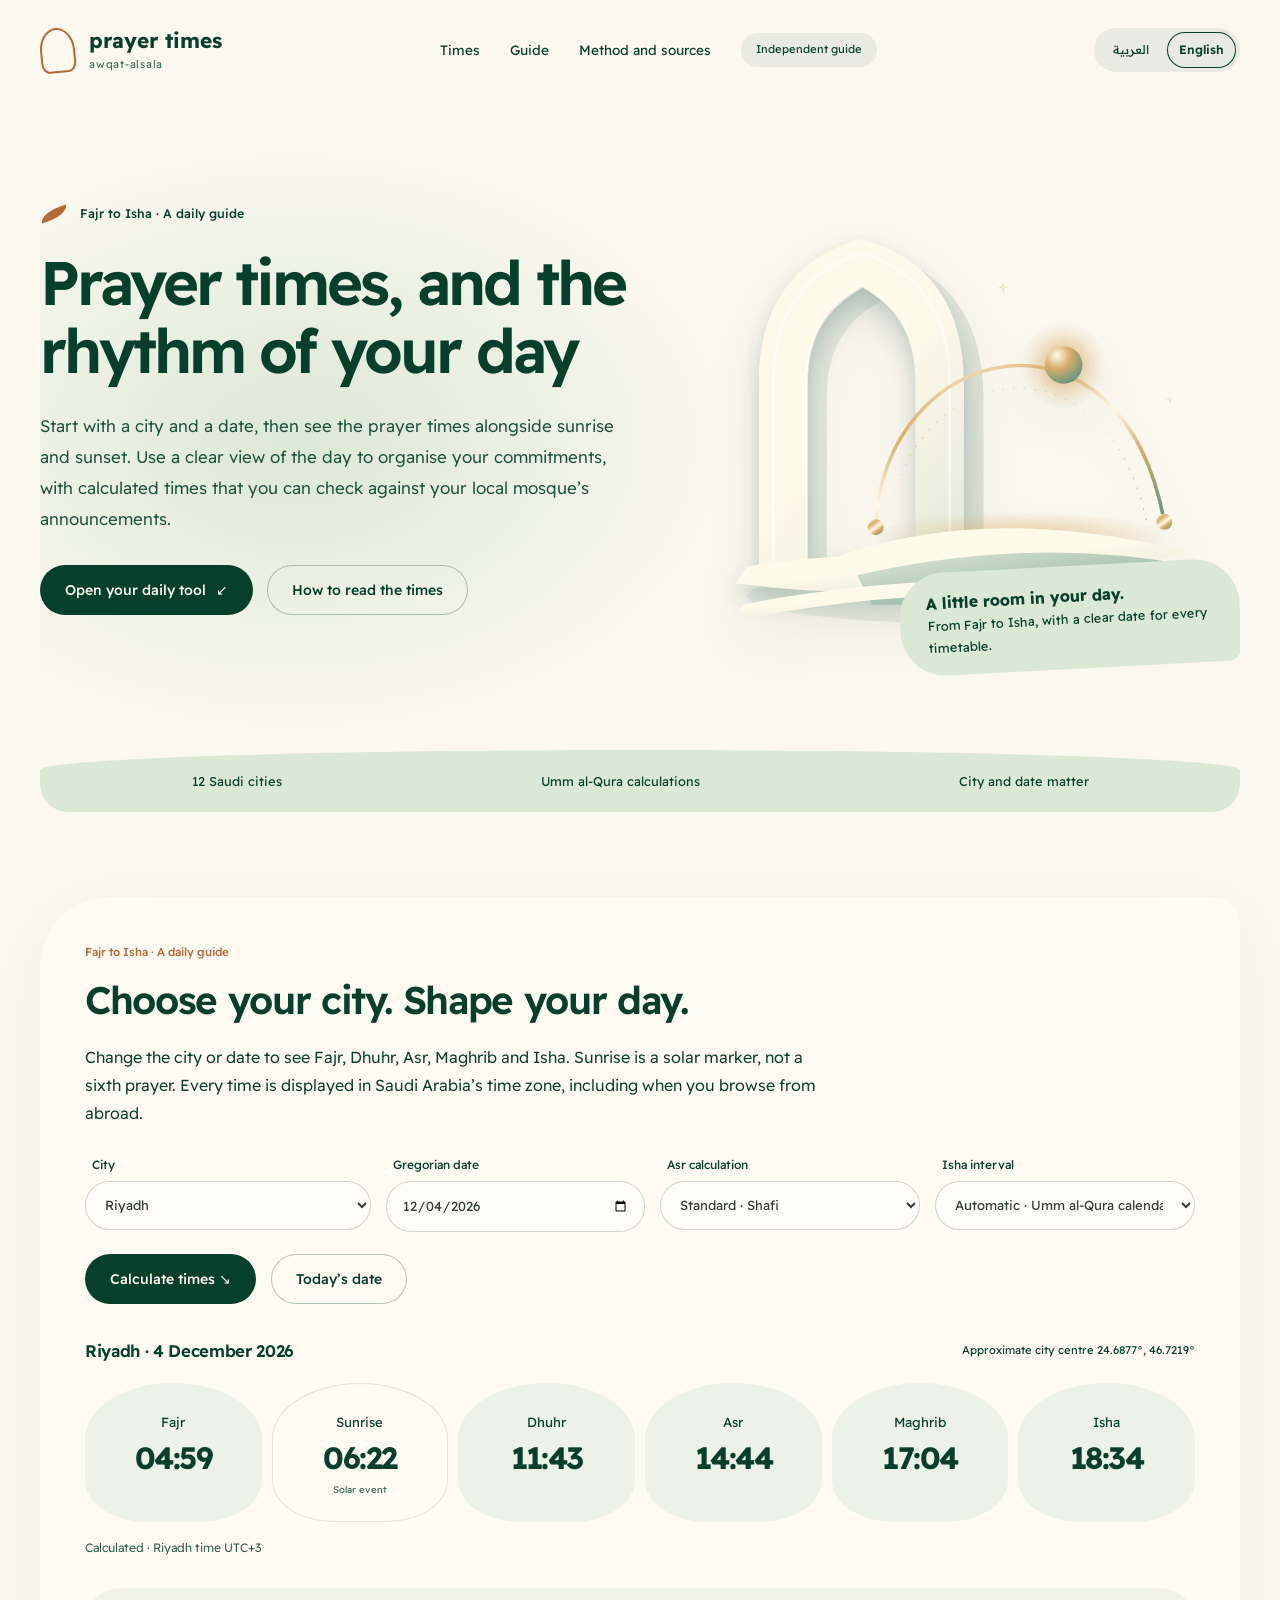
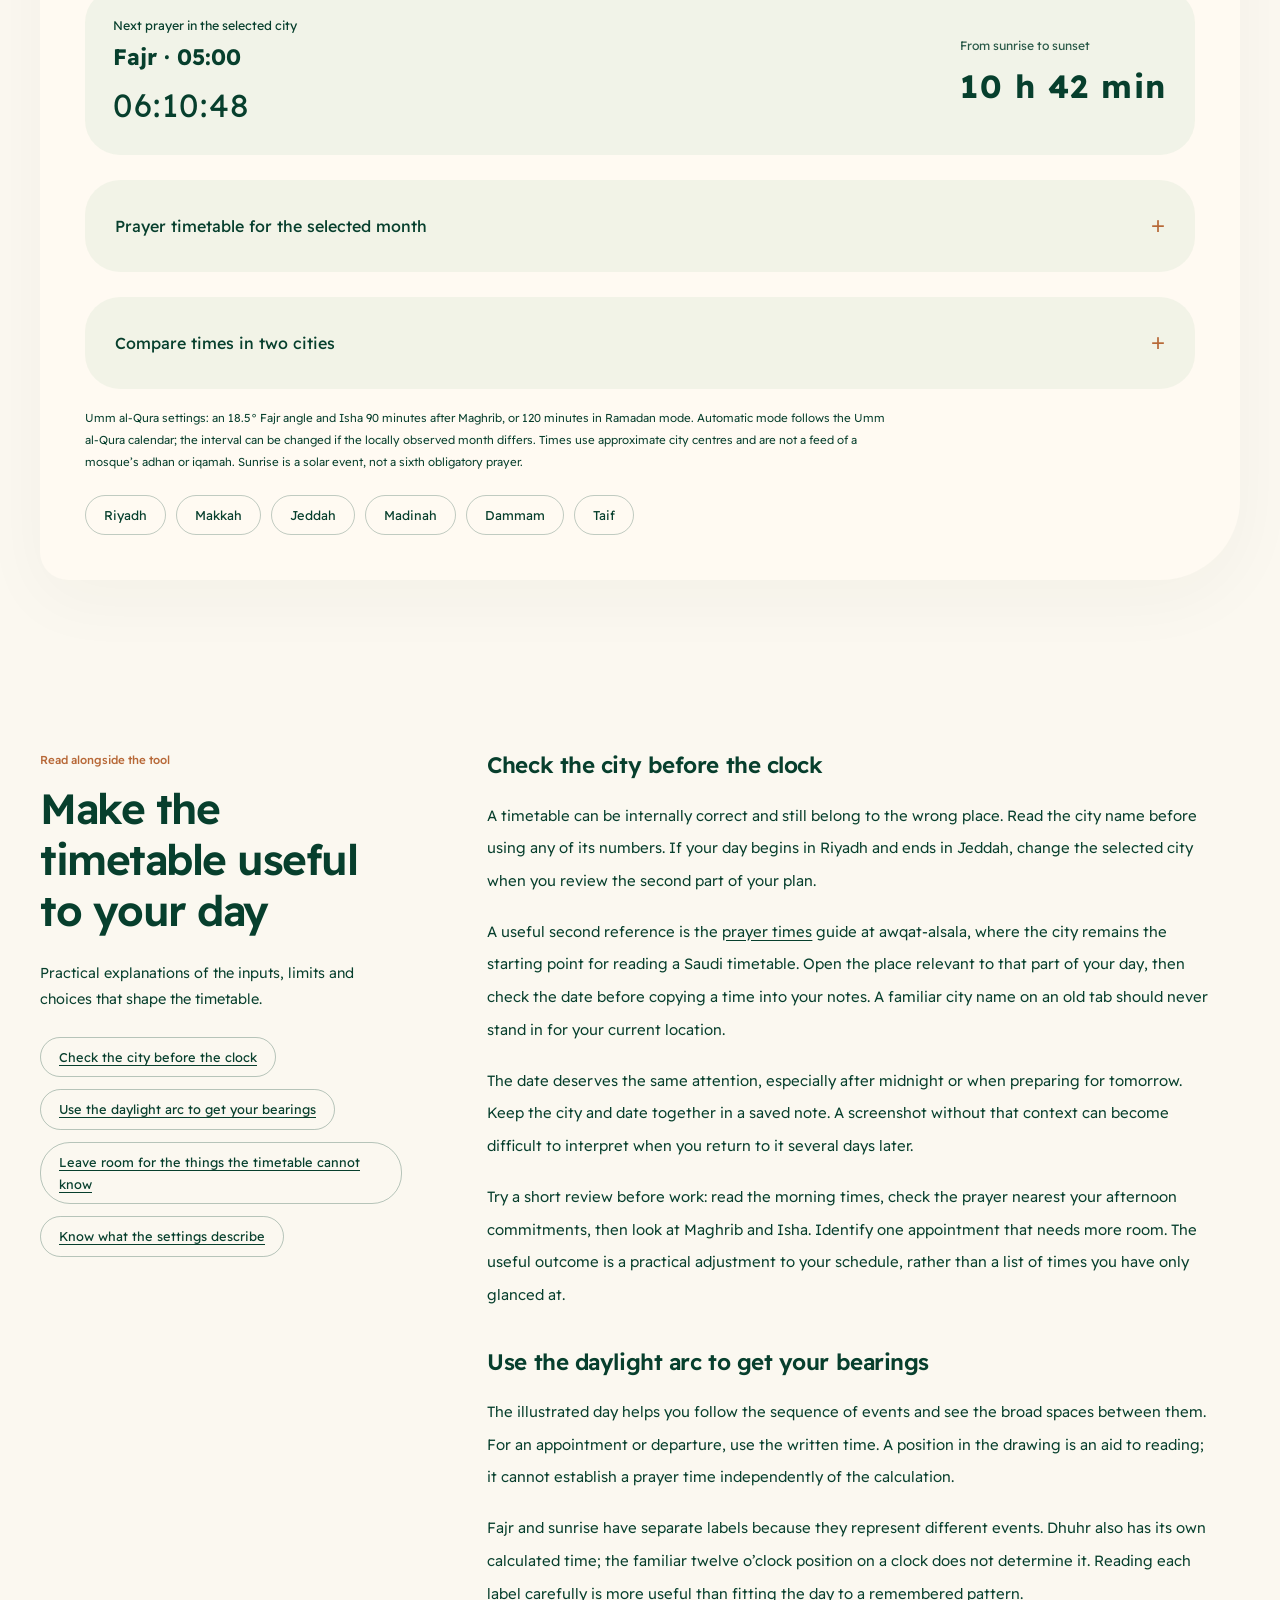
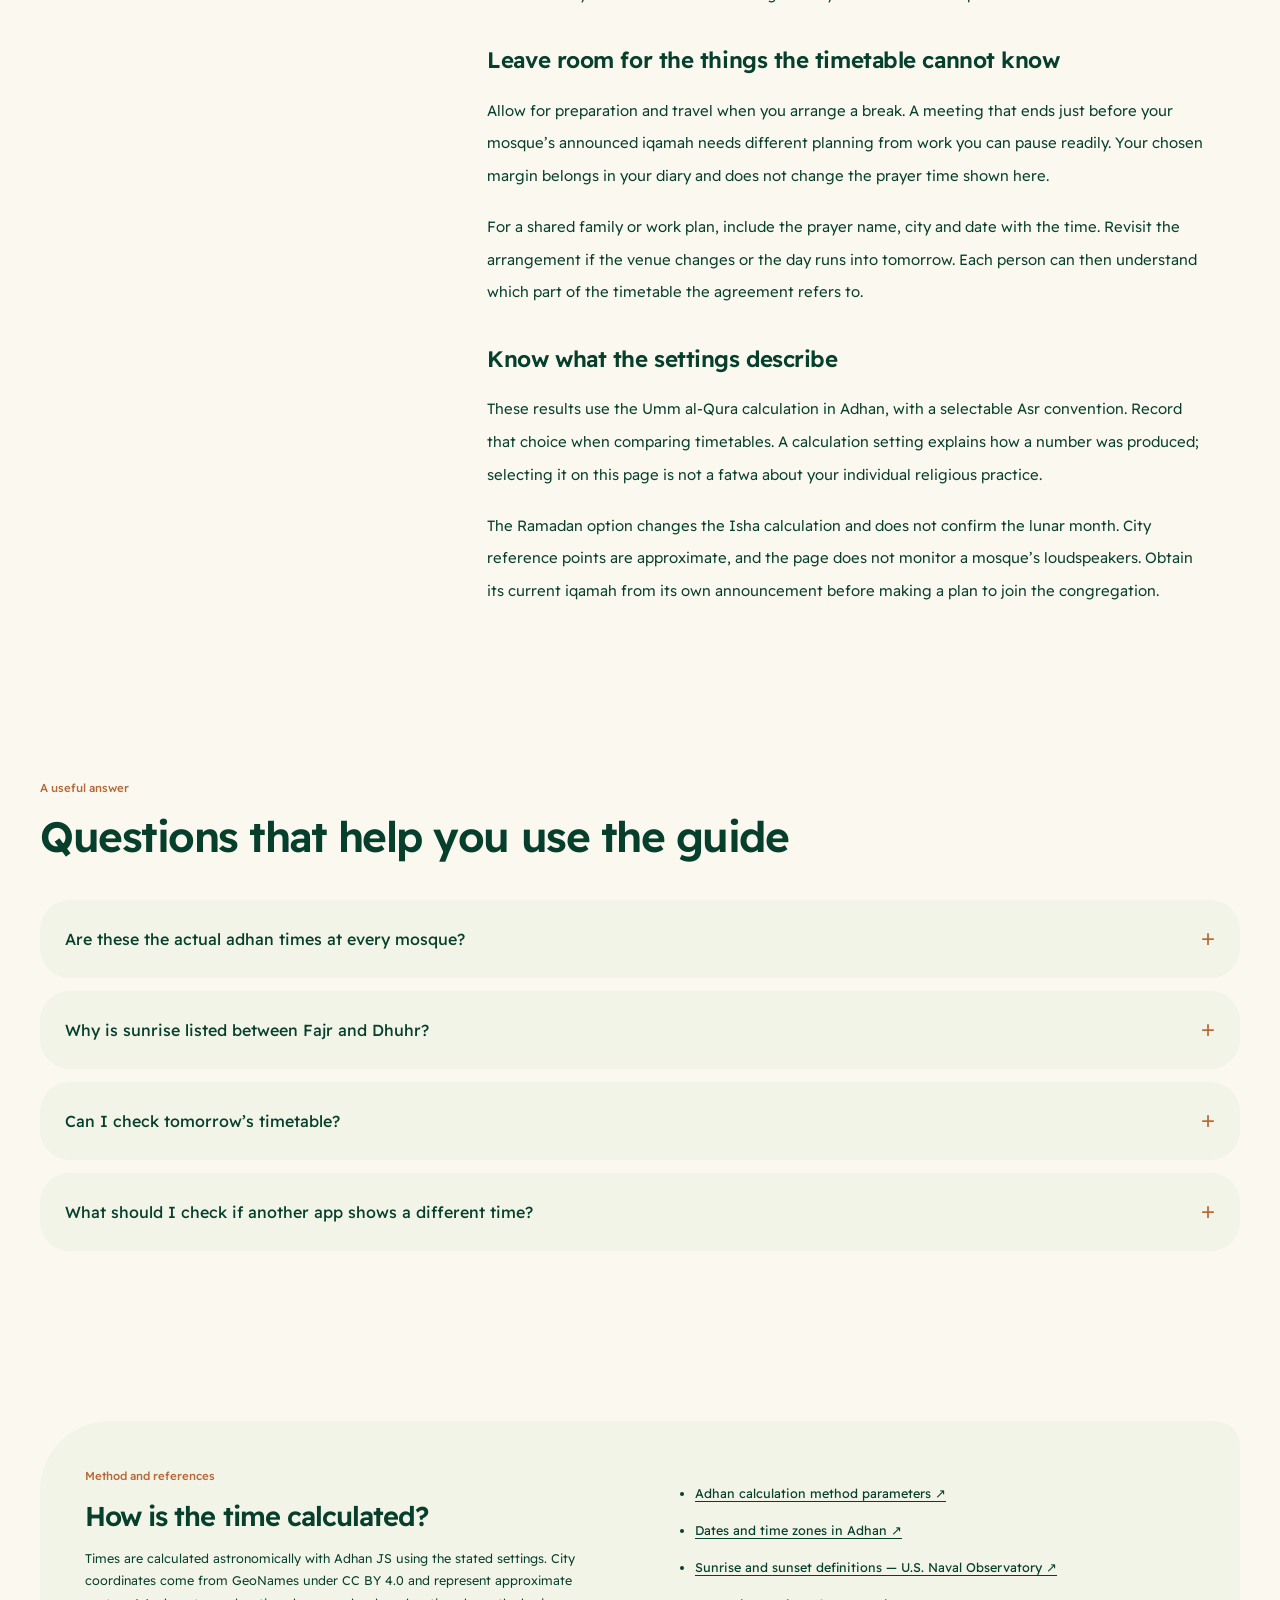
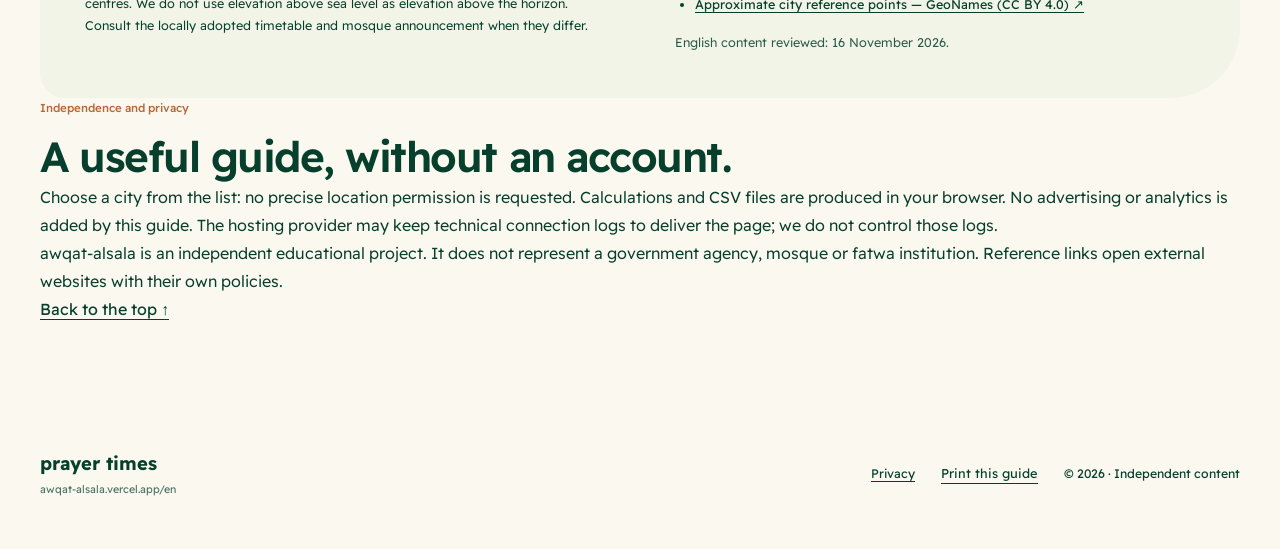
<file: vercel-awqat/en/index.html>
<!doctype html>
<html lang="en" dir="ltr"><head><meta charset="utf-8"><meta name="viewport" content="width=device-width,initial-scale=1"><title>Saudi Arabia Prayer Times: Plan Your Day from Fajr to Isha | awqat-alsala</title><meta name="description" content="Start with a city and a date, then see the prayer times alongside sunrise and sunset. Use a clear view of the day to organise your commitments, with calculated times that you can check against your local mosque’s announcements."><meta name="robots" content="index,follow,max-image-preview:large"><link rel="canonical" href="https://awqat-alsala.vercel.app/en/"><meta name="theme-color" content="#fbf8f0"><meta property="og:type" content="website"><meta property="og:title" content="Saudi Arabia Prayer Times: Plan Your Day from Fajr to Isha | awqat-alsala"><meta property="og:description" content="Start with a city and a date, then see the prayer times alongside sunrise and sunset. Use a clear view of the day to organise your commitments, with calculated times that you can check against your local mosque’s announcements."><meta property="og:url" content="https://awqat-alsala.vercel.app/en/"><meta property="og:locale" content="en_US"><meta name="twitter:card" content="summary"><link rel="icon" href="../assets/icon.svg" type="image/svg+xml"><link rel="preload" href="../assets/readex-pro.ttf" as="font" type="font/ttf" crossorigin=""><link rel="stylesheet" href="../assets/style.css"><script type="module" src="../assets/app.en.mjs"></script><meta content="prayer times, Saudi Arabia prayer times, prayer times today, Fajr time, Dhuhr prayer time, Riyadh prayer times" name="keywords"><script type="application/ld+json">{"@context":"https://schema.org","@graph":[{"@type":"WebSite","@id":"https://awqat-alsala.vercel.app/#website","url":"https://awqat-alsala.vercel.app/","name":"awqat-alsala","inLanguage":["ar","en"]},{"@type":"WebPage","@id":"https://awqat-alsala.vercel.app/en/#webpage","url":"https://awqat-alsala.vercel.app/en/","name":"Saudi Arabia Prayer Times: Plan Your Day from Fajr to Isha | awqat-alsala","description":"Start with a city and a date, then see the prayer times alongside sunrise and sunset. Use a clear view of the day to organise your commitments, with calculated times that you can check against your local mosque’s announcements.","inLanguage":"en","dateModified":"2026-11-16","isPartOf":{"@id":"https://awqat-alsala.vercel.app/#website"},"translationOfWork":{"@type":"WebPage","@id":"https://awqat-alsala.vercel.app/#webpage","url":"https://awqat-alsala.vercel.app/","inLanguage":"ar"},"hasPart":[{"@type":"CreativeWork","name":"Check the city before the clock","url":"https://awqat-alsala.vercel.app/en/#guide-0","inLanguage":"en"},{"@type":"CreativeWork","name":"Use the daylight arc to get your bearings","url":"https://awqat-alsala.vercel.app/en/#guide-1","inLanguage":"en"},{"@type":"CreativeWork","name":"Leave room for the things the timetable cannot know","url":"https://awqat-alsala.vercel.app/en/#guide-2","inLanguage":"en"},{"@type":"CreativeWork","name":"Know what the settings describe","url":"https://awqat-alsala.vercel.app/en/#guide-3","inLanguage":"en"}]}]}</script><link href="https://awqat-alsala.vercel.app/" hreflang="ar" rel="alternate"><link href="https://awqat-alsala.vercel.app/en/" hreflang="en" rel="alternate"><link href="https://awqat-alsala.vercel.app/" hreflang="x-default" rel="alternate"><link href="../assets/languages.css" data-language-styles="" rel="stylesheet"></head><body class="awqat design-0" data-focus="day-schedule"><a href="#main" class="skip">Skip to content</a><header class="site-header wrap"><a class="brand" href="https://awqat-alsala.vercel.app/en/" aria-label="Awqat Alsala — home"><span class="brand-mark" aria-hidden="true"></span><span><strong>prayer times</strong><small>awqat-alsala</small></span></a><nav class="site-nav" aria-label="Main navigation"><a href="#tool">Times</a><a href="#guide">Guide</a><a class="nav-method" href="#sources">Method and sources</a><span class="nav-tip">Independent guide</span></nav><nav class="language-switch" aria-label="Language"><a href="https://awqat-alsala.vercel.app/" lang="ar" hreflang="ar" dir="rtl">العربية</a><a href="https://awqat-alsala.vercel.app/en/" lang="en" hreflang="en" aria-current="page">English</a></nav></header><main id="main"><section class="hero wrap" aria-label="Times and guide" data-composition="daylight"><div class="hero-copy"><p class="eyebrow">Fajr to Isha · A daily guide</p><h1>Prayer times, and the rhythm of your day</h1><p class="hero-intro">Start with a city and a date, then see the prayer times alongside sunrise and sunset. Use a clear view of the day to organise your commitments, with calculated times that you can check against your local mosque’s announcements.</p><div class="hero-actions"><a class="btn" href="#tool">Open your daily tool <span aria-hidden="true">↙</span></a><a class="btn btn-quiet" href="#guide">How to read the times</a></div></div><div class="hero-art"><img src="../assets/hero.svg" alt="" width="640" height="560" fetchpriority="high"><p class="art-label">City · date · calculation method</p><aside class="hero-detail"><strong>A little room in your day.</strong>From Fajr to Isha, with a clear date for every timetable.</aside></div></section><div class="top-ribbon wrap" aria-label="About this guide"><span>12 Saudi cities</span><span>Umm al-Qura calculations</span><span>City and date matter</span></div><section id="tool" class="section wrap"><div class="tool-panel"><div class="section-head"><span class="section-kicker">Fajr to Isha · A daily guide</span><h2>Choose your city. Shape your day.</h2><p>Change the city or date to see Fajr, Dhuhr, Asr, Maghrib and Isha. Sunrise is a solar marker, not a sixth prayer. Every time is displayed in Saudi Arabia’s time zone, including when you browse from abroad.</p></div><form id="prayer-form"><div class="fields"><div class="field"><label for="city">City</label><select name="city" id="city"><option value="riyadh" selected>Riyadh</option><option value="makkah">Makkah</option><option value="jeddah">Jeddah</option><option value="madinah">Madinah</option><option value="dammam">Dammam</option><option value="taif">Taif</option><option value="tabuk">Tabuk</option><option value="buraydah">Buraydah</option><option value="abha">Abha</option><option value="hail">Ha'il</option><option value="najran">Najran</option><option value="jazan">Jazan</option></select></div><div class="field"><label for="date">Gregorian date</label><input type="date" name="date" id="date" value="2026-11-16" min="2020-01-01" max="2035-12-31" required></div><div class="field"><label for="asr">Asr calculation</label><select name="asr" id="asr"><option value="shafi">Standard · Shafi</option><option value="hanafi">Hanafi</option></select></div><div class="field"><label for="ramadan">Isha interval</label><select name="ramadan" id="ramadan"><option value="auto">Automatic · Umm al-Qura calendar</option><option value="off">90 minutes</option><option value="on">120 minutes · Ramadan</option></select></div></div><div class="form-actions"><button type="submit" class="btn" disabled>Calculate times ↘</button><button type="button" class="btn btn-quiet" id="today-button">Today’s date</button><p id="form-error" class="form-error" role="alert"></p></div></form><div class="schedule-heading"><h3 id="schedule-title">Riyadh · 16 November 2026</h3><span class="coordinate-note">Approximate city centre <bdi id="coordinates">24.6877°, 46.7219°</bdi></span></div><div class="times-row"><div class="time-pill"><span>Fajr</span><strong data-prayer="fajr">04:49</strong></div><div class="time-pill sunrise"><span>Sunrise</span><strong data-prayer="sunrise">06:10</strong><small>Solar event</small></div><div class="time-pill"><span>Dhuhr</span><strong data-prayer="dhuhr">11:38</strong></div><div class="time-pill"><span>Asr</span><strong data-prayer="asr">14:44</strong></div><div class="time-pill"><span>Maghrib</span><strong data-prayer="maghrib">17:06</strong></div><div class="time-pill"><span>Isha</span><strong data-prayer="isha">18:36</strong></div></div><p class="form-status" id="result-status" role="status">Calculated for the displayed date · Riyadh time UTC+3</p><div class="result-extras"><div class="next-widget"><span>Next prayer in the selected city</span><strong id="next-prayer">Maghrib · 17:06</strong><bdi class="countdown" id="next-countdown">Choose today for the countdown</bdi></div><div><span class="small-note">From sunrise to sunset</span><strong class="countdown" id="daylight-result">10 h 56 min</strong></div></div><details class="calendar-details"><summary>Prayer timetable for the selected month</summary><p class="small-note" id="month-caption">Monthly timetable · Riyadh · November 2026</p><div class="table-shell" tabindex="0" role="region" aria-label="Monthly prayer timetable; scroll horizontally"><table class="month-table"><thead><tr><th scope="col">Day</th><th scope="col">Fajr</th><th scope="col">Sunrise</th><th scope="col">Dhuhr</th><th scope="col">Asr</th><th scope="col">Maghrib</th><th scope="col">Isha</th></tr></thead><tbody id="month-body"><tr><td>1</td><td><bdi>04:41</bdi></td><td><bdi>06:00</bdi></td><td><bdi>11:37</bdi></td><td><bdi>14:49</bdi></td><td><bdi>17:13</bdi></td><td><bdi>18:43</bdi></td></tr><tr><td>2</td><td><bdi>04:41</bdi></td><td><bdi>06:01</bdi></td><td><bdi>11:37</bdi></td><td><bdi>14:48</bdi></td><td><bdi>17:12</bdi></td><td><bdi>18:42</bdi></td></tr><tr><td>3</td><td><bdi>04:42</bdi></td><td><bdi>06:01</bdi></td><td><bdi>11:37</bdi></td><td><bdi>14:48</bdi></td><td><bdi>17:12</bdi></td><td><bdi>18:42</bdi></td></tr><tr><td>4</td><td><bdi>04:42</bdi></td><td><bdi>06:02</bdi></td><td><bdi>11:37</bdi></td><td><bdi>14:48</bdi></td><td><bdi>17:11</bdi></td><td><bdi>18:41</bdi></td></tr><tr><td>5</td><td><bdi>04:43</bdi></td><td><bdi>06:02</bdi></td><td><bdi>11:37</bdi></td><td><bdi>14:47</bdi></td><td><bdi>17:11</bdi></td><td><bdi>18:41</bdi></td></tr><tr><td>6</td><td><bdi>04:43</bdi></td><td><bdi>06:03</bdi></td><td><bdi>11:37</bdi></td><td><bdi>14:47</bdi></td><td><bdi>17:10</bdi></td><td><bdi>18:40</bdi></td></tr><tr><td>7</td><td><bdi>04:44</bdi></td><td><bdi>06:04</bdi></td><td><bdi>11:37</bdi></td><td><bdi>14:46</bdi></td><td><bdi>17:10</bdi></td><td><bdi>18:40</bdi></td></tr><tr><td>8</td><td><bdi>04:44</bdi></td><td><bdi>06:04</bdi></td><td><bdi>11:37</bdi></td><td><bdi>14:46</bdi></td><td><bdi>17:09</bdi></td><td><bdi>18:39</bdi></td></tr><tr><td>9</td><td><bdi>04:45</bdi></td><td><bdi>06:05</bdi></td><td><bdi>11:37</bdi></td><td><bdi>14:46</bdi></td><td><bdi>17:09</bdi></td><td><bdi>18:39</bdi></td></tr><tr><td>10</td><td><bdi>04:45</bdi></td><td><bdi>06:06</bdi></td><td><bdi>11:37</bdi></td><td><bdi>14:45</bdi></td><td><bdi>17:08</bdi></td><td><bdi>18:38</bdi></td></tr><tr><td>11</td><td><bdi>04:46</bdi></td><td><bdi>06:06</bdi></td><td><bdi>11:37</bdi></td><td><bdi>14:45</bdi></td><td><bdi>17:08</bdi></td><td><bdi>18:38</bdi></td></tr><tr><td>12</td><td><bdi>04:46</bdi></td><td><bdi>06:07</bdi></td><td><bdi>11:37</bdi></td><td><bdi>14:45</bdi></td><td><bdi>17:07</bdi></td><td><bdi>18:37</bdi></td></tr><tr><td>13</td><td><bdi>04:47</bdi></td><td><bdi>06:08</bdi></td><td><bdi>11:37</bdi></td><td><bdi>14:45</bdi></td><td><bdi>17:07</bdi></td><td><bdi>18:37</bdi></td></tr><tr><td>14</td><td><bdi>04:47</bdi></td><td><bdi>06:08</bdi></td><td><bdi>11:38</bdi></td><td><bdi>14:44</bdi></td><td><bdi>17:06</bdi></td><td><bdi>18:36</bdi></td></tr><tr><td>15</td><td><bdi>04:48</bdi></td><td><bdi>06:09</bdi></td><td><bdi>11:38</bdi></td><td><bdi>14:44</bdi></td><td><bdi>17:06</bdi></td><td><bdi>18:36</bdi></td></tr><tr><td>16</td><td><bdi>04:49</bdi></td><td><bdi>06:10</bdi></td><td><bdi>11:38</bdi></td><td><bdi>14:44</bdi></td><td><bdi>17:06</bdi></td><td><bdi>18:36</bdi></td></tr><tr><td>17</td><td><bdi>04:49</bdi></td><td><bdi>06:10</bdi></td><td><bdi>11:38</bdi></td><td><bdi>14:44</bdi></td><td><bdi>17:05</bdi></td><td><bdi>18:35</bdi></td></tr><tr><td>18</td><td><bdi>04:50</bdi></td><td><bdi>06:11</bdi></td><td><bdi>11:38</bdi></td><td><bdi>14:44</bdi></td><td><bdi>17:05</bdi></td><td><bdi>18:35</bdi></td></tr><tr><td>19</td><td><bdi>04:50</bdi></td><td><bdi>06:12</bdi></td><td><bdi>11:38</bdi></td><td><bdi>14:43</bdi></td><td><bdi>17:05</bdi></td><td><bdi>18:35</bdi></td></tr><tr><td>20</td><td><bdi>04:51</bdi></td><td><bdi>06:13</bdi></td><td><bdi>11:39</bdi></td><td><bdi>14:43</bdi></td><td><bdi>17:05</bdi></td><td><bdi>18:35</bdi></td></tr><tr><td>21</td><td><bdi>04:52</bdi></td><td><bdi>06:13</bdi></td><td><bdi>11:39</bdi></td><td><bdi>14:43</bdi></td><td><bdi>17:04</bdi></td><td><bdi>18:34</bdi></td></tr><tr><td>22</td><td><bdi>04:52</bdi></td><td><bdi>06:14</bdi></td><td><bdi>11:39</bdi></td><td><bdi>14:43</bdi></td><td><bdi>17:04</bdi></td><td><bdi>18:34</bdi></td></tr><tr><td>23</td><td><bdi>04:53</bdi></td><td><bdi>06:15</bdi></td><td><bdi>11:39</bdi></td><td><bdi>14:43</bdi></td><td><bdi>17:04</bdi></td><td><bdi>18:34</bdi></td></tr><tr><td>24</td><td><bdi>04:53</bdi></td><td><bdi>06:15</bdi></td><td><bdi>11:40</bdi></td><td><bdi>14:43</bdi></td><td><bdi>17:04</bdi></td><td><bdi>18:34</bdi></td></tr><tr><td>25</td><td><bdi>04:54</bdi></td><td><bdi>06:16</bdi></td><td><bdi>11:40</bdi></td><td><bdi>14:43</bdi></td><td><bdi>17:04</bdi></td><td><bdi>18:34</bdi></td></tr><tr><td>26</td><td><bdi>04:55</bdi></td><td><bdi>06:17</bdi></td><td><bdi>11:40</bdi></td><td><bdi>14:43</bdi></td><td><bdi>17:04</bdi></td><td><bdi>18:34</bdi></td></tr><tr><td>27</td><td><bdi>04:55</bdi></td><td><bdi>06:18</bdi></td><td><bdi>11:41</bdi></td><td><bdi>14:43</bdi></td><td><bdi>17:04</bdi></td><td><bdi>18:34</bdi></td></tr><tr><td>28</td><td><bdi>04:56</bdi></td><td><bdi>06:18</bdi></td><td><bdi>11:41</bdi></td><td><bdi>14:43</bdi></td><td><bdi>17:04</bdi></td><td><bdi>18:34</bdi></td></tr><tr><td>29</td><td><bdi>04:56</bdi></td><td><bdi>06:19</bdi></td><td><bdi>11:41</bdi></td><td><bdi>14:43</bdi></td><td><bdi>17:04</bdi></td><td><bdi>18:34</bdi></td></tr><tr><td>30</td><td><bdi>04:57</bdi></td><td><bdi>06:20</bdi></td><td><bdi>11:42</bdi></td><td><bdi>14:43</bdi></td><td><bdi>17:04</bdi></td><td><bdi>18:34</bdi></td></tr></tbody></table></div><button class="btn btn-quiet" id="download-calendar" type="button">Save timetable as CSV ↓</button><p class="small-note">Open the CSV in a spreadsheet app. Check the city and date before printing or saving.</p></details><details class="calendar-details"><summary>Compare times in two cities</summary><div class="compare-panel"><div><span class="section-kicker">Two cities, one date</span><h3>Compare before you plan</h3><p class="small-note">The difference compares the second city’s prayer time with the first. It is not a journey duration.</p><div class="field" style="margin-top:18px"><label for="compare-city">Second city</label><select id="compare-city"><option value="riyadh">Riyadh</option><option value="makkah">Makkah</option><option value="jeddah" selected>Jeddah</option><option value="madinah">Madinah</option><option value="dammam">Dammam</option><option value="taif">Taif</option><option value="tabuk">Tabuk</option><option value="buraydah">Buraydah</option><option value="abha">Abha</option><option value="hail">Ha'il</option><option value="najran">Najran</option><option value="jazan">Jazan</option></select></div></div><div><p class="small-note" id="comparison-label">Riyadh → Jeddah · 16 November 2026</p><div class="comparison-rows"><div class="comparison-row" data-comparison="fajr"><span>Fajr</span><bdi data-city-a="">04:49</bdi><bdi data-city-b="">05:16</bdi><small data-difference="">27 min later</small></div><div class="comparison-row" data-comparison="dhuhr"><span>Dhuhr</span><bdi data-city-a="">11:38</bdi><bdi data-city-b="">12:08</bdi><small data-difference="">30 min later</small></div><div class="comparison-row" data-comparison="asr"><span>Asr</span><bdi data-city-a="">14:44</bdi><bdi data-city-b="">15:18</bdi><small data-difference="">34 min later</small></div><div class="comparison-row" data-comparison="maghrib"><span>Maghrib</span><bdi data-city-a="">17:06</bdi><bdi data-city-b="">17:41</bdi><small data-difference="">35 min later</small></div><div class="comparison-row" data-comparison="isha"><span>Isha</span><bdi data-city-a="">18:36</bdi><bdi data-city-b="">19:11</bdi><small data-difference="">35 min later</small></div></div></div></div></details><p class="tool-footnote">Umm al-Qura settings: an 18.5° Fajr angle and Isha 90 minutes after Maghrib, or 120 minutes in Ramadan mode. Automatic mode follows the Umm al-Qura calendar; the interval can be changed if the locally observed month differs. Times use approximate city centres and are not a feed of a mosque’s adhan or iqamah. Sunrise is a solar event, not a sixth obligatory prayer.</p><div class="city-pills" aria-label="Quick city selection"><button type="button" class="chip" data-city-pick="riyadh">Riyadh</button><button type="button" class="chip" data-city-pick="makkah">Makkah</button><button type="button" class="chip" data-city-pick="jeddah">Jeddah</button><button type="button" class="chip" data-city-pick="madinah">Madinah</button><button type="button" class="chip" data-city-pick="dammam">Dammam</button><button type="button" class="chip" data-city-pick="taif">Taif</button></div><noscript><p>The timetable above is calculated for 16 November 2026. Enable JavaScript to choose another city or date. The explanatory guide and sources remain readable without it.</p></noscript></div></section><section id="guide" class="section wrap"><div class="guide-layout"><div class="guide-title"><span class="section-kicker">Read alongside the tool</span><h2>Make the timetable useful to your day</h2><p>Practical explanations of the inputs, limits and choices that shape the timetable.</p><div class="reading-strip"><a class="chip" href="#guide-0">Check the city before the clock</a><a class="chip" href="#guide-1">Use the daylight arc to get your bearings</a><a class="chip" href="#guide-2">Leave room for the things the timetable cannot know</a><a class="chip" href="#guide-3">Know what the settings describe</a></div></div><div class="guide-list"><article class="guide-article" id="guide-0"><h3>Check the city before the clock</h3><p>A timetable can be internally correct and still belong to the wrong place. Read the city name before using any of its numbers. If your day begins in Riyadh and ends in Jeddah, change the selected city when you review the second part of your plan.</p>
<p class="project-reference" data-project-reference="awqat-alsala" lang="en">A useful second reference is the <a style="text-decoration:underline;text-underline-offset:.2em" href="https://awqat-alsala.com/en/">prayer times</a> guide at awqat-alsala, where the city remains the starting point for reading a Saudi timetable. Open the place relevant to that part of your day, then check the date before copying a time into your notes. A familiar city name on an old tab should never stand in for your current location.</p><p>The date deserves the same attention, especially after midnight or when preparing for tomorrow. Keep the city and date together in a saved note. A screenshot without that context can become difficult to interpret when you return to it several days later.</p><p>Try a short review before work: read the morning times, check the prayer nearest your afternoon commitments, then look at Maghrib and Isha. Identify one appointment that needs more room. The useful outcome is a practical adjustment to your schedule, rather than a list of times you have only glanced at.</p></article><article class="guide-article" id="guide-1"><h3>Use the daylight arc to get your bearings</h3><p>The illustrated day helps you follow the sequence of events and see the broad spaces between them. For an appointment or departure, use the written time. A position in the drawing is an aid to reading; it cannot establish a prayer time independently of the calculation.</p><p>Fajr and sunrise have separate labels because they represent different events. Dhuhr also has its own calculated time; the familiar twelve o’clock position on a clock does not determine it. Reading each label carefully is more useful than fitting the day to a remembered pattern.</p></article><article class="guide-article" id="guide-2"><h3>Leave room for the things the timetable cannot know</h3><p>Allow for preparation and travel when you arrange a break. A meeting that ends just before your mosque’s announced iqamah needs different planning from work you can pause readily. Your chosen margin belongs in your diary and does not change the prayer time shown here.</p><p>For a shared family or work plan, include the prayer name, city and date with the time. Revisit the arrangement if the venue changes or the day runs into tomorrow. Each person can then understand which part of the timetable the agreement refers to.</p></article><article class="guide-article" id="guide-3"><h3>Know what the settings describe</h3><p>These results use the Umm al-Qura calculation in Adhan, with a selectable Asr convention. Record that choice when comparing timetables. A calculation setting explains how a number was produced; selecting it on this page is not a fatwa about your individual religious practice.</p><p>The Ramadan option changes the Isha calculation and does not confirm the lunar month. City reference points are approximate, and the page does not monitor a mosque’s loudspeakers. Obtain its current iqamah from its own announcement before making a plan to join the congregation.</p></article></div></div></section><section id="faq" class="section wrap"><div class="section-head"><span class="section-kicker">A useful answer</span><h2 id="faq-title">Questions that help you use the guide</h2></div><div class="faq-list"><details><summary>Are these the actual adhan times at every mosque?</summary><p>They are calculated times for your selected city, not live reports of mosque adhans. A mosque may follow its own approved timetable. Check its announcement separately for iqamah, the call to begin the congregation.</p></details><details><summary>Why is sunrise listed between Fajr and Dhuhr?</summary><p>It helps show the course of the day and distinguishes sunrise from Fajr. Listing a solar event does not add a sixth obligatory prayer or provide a religious ruling about that event.</p></details><details><summary>Can I check tomorrow’s timetable?</summary><p>Yes. Select tomorrow’s date and confirm the city and settings before using the results. Read that day’s calculation rather than adding a fixed number of minutes to today’s times.</p></details><details><summary>What should I check if another app shows a different time?</summary><p>Compare the city, date, time zone, Asr convention and Isha setting. If a meaningful difference remains, review the method and the trusted local reference you follow.</p></details></div></section><section id="sources" class="section wrap"><div class="sources-layout"><div><span class="section-kicker">Method and references</span><h2>How is the time calculated?</h2><p>Times are calculated astronomically with Adhan JS using the stated settings. City coordinates come from GeoNames under CC BY 4.0 and represent approximate centres. We do not use elevation above sea level as elevation above the horizon. Consult the locally adopted timetable and mosque announcement when they differ.</p></div><div><ul class="source-list"><li><a href="https://github.com/batoulapps/adhan-js/blob/develop/METHODS.md" target="_blank" rel="noopener noreferrer">Adhan calculation method parameters ↗</a></li><li><a href="https://github.com/batoulapps/adhan-js/blob/develop/README.md" target="_blank" rel="noopener noreferrer">Dates and time zones in Adhan ↗</a></li><li><a href="https://aa.usno.navy.mil/faq/RST_defs" target="_blank" rel="noopener noreferrer">Sunrise and sunset definitions — U.S. Naval Observatory ↗</a></li><li><a href="https://www.geonames.org/" target="_blank" rel="noopener noreferrer">Approximate city reference points — GeoNames (CC BY 4.0) ↗</a></li></ul><p class="small-note">English content reviewed: 16 November 2026.</p></div></div><div class="privacy-block" id="privacy"><span class="section-kicker">Independence and privacy</span><h2>A useful guide, without an account.</h2><p>Choose a city from the list: no precise location permission is requested. Calculations and CSV files are produced in your browser. No advertising or analytics is added by this guide. The hosting provider may keep technical connection logs to deliver the page; we do not control those logs.</p><p>awqat-alsala is an independent educational project. It does not represent a government agency, mosque or fatwa institution. Reference links open external websites with their own policies.</p><a href="#main">Back to the top ↑</a></div></section></main><footer class="site-footer wrap"><div><strong>prayer times</strong><small>awqat-alsala.vercel.app/en</small></div><div class="footer-actions"><a href="#privacy">Privacy</a><button type="button" class="text-button" id="print-page">Print this guide</button><span>© 2026 · Independent content</span></div></footer></body></html>
</file>
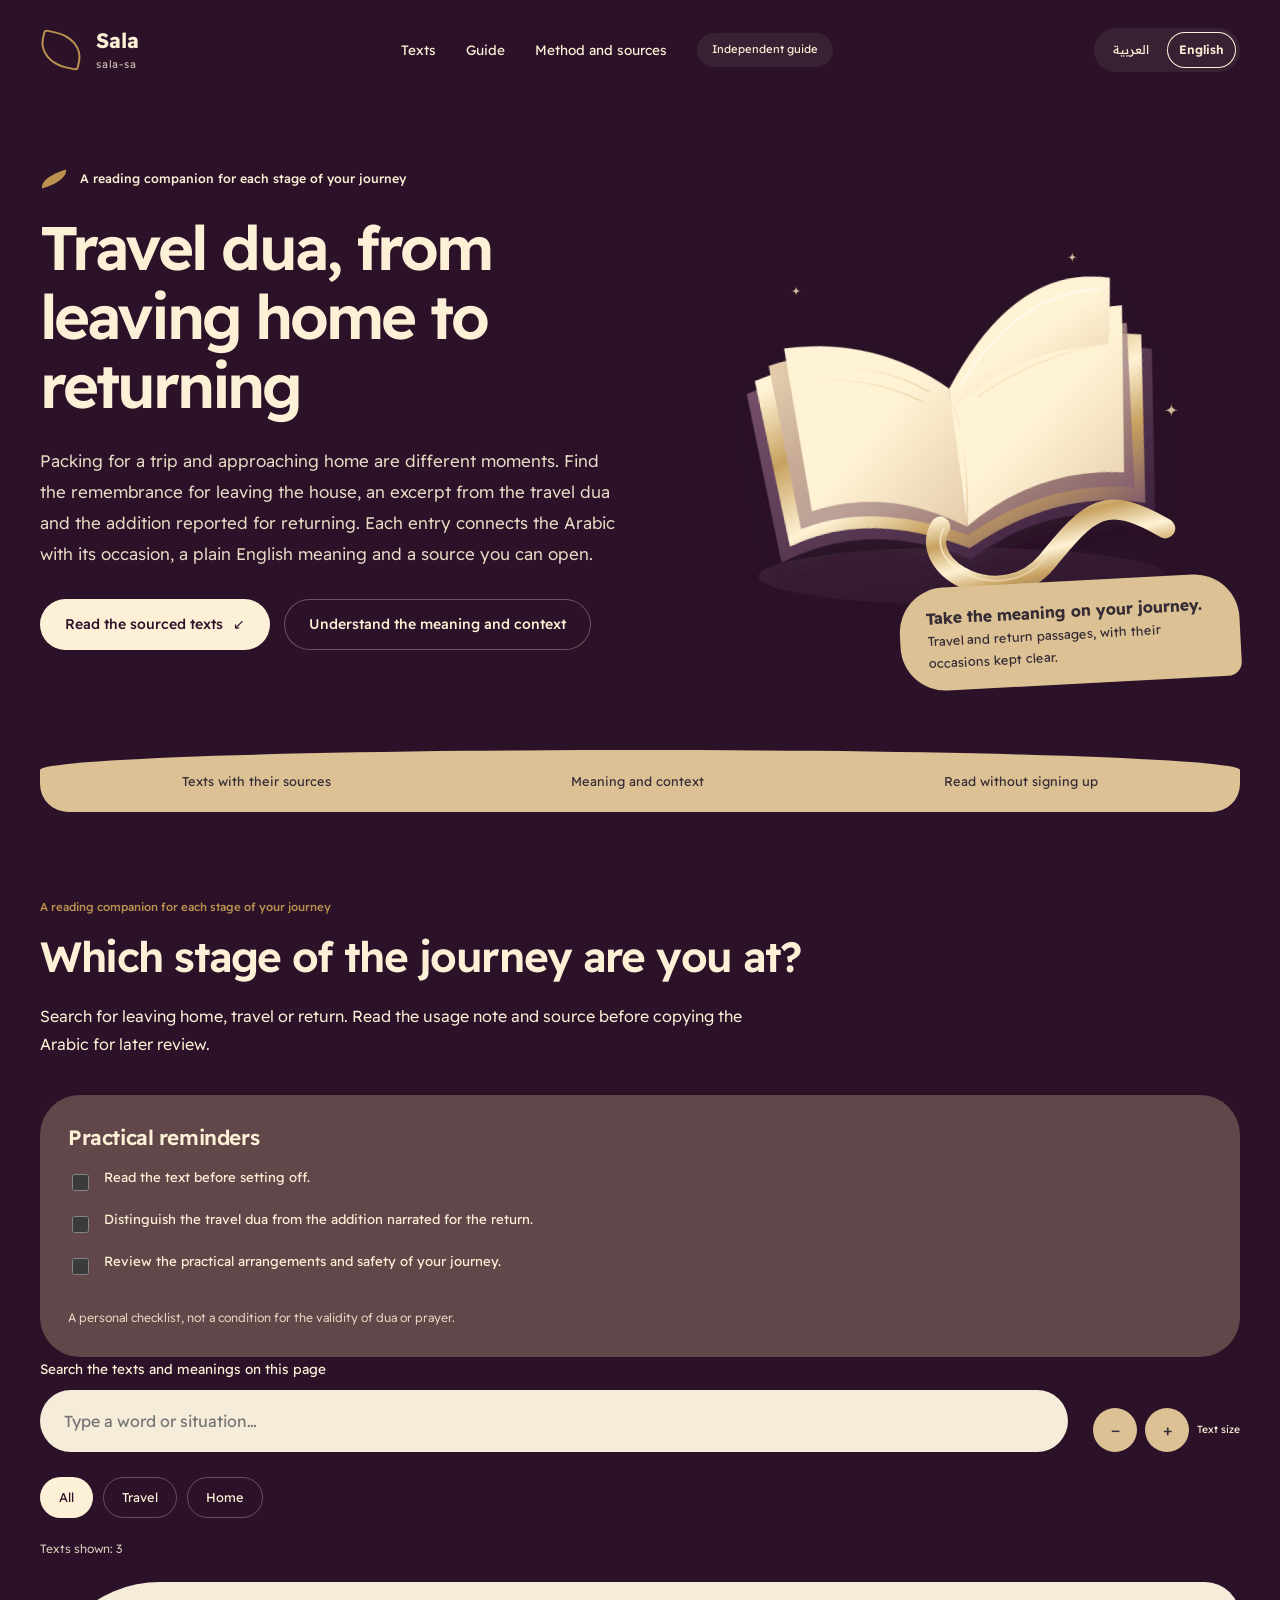
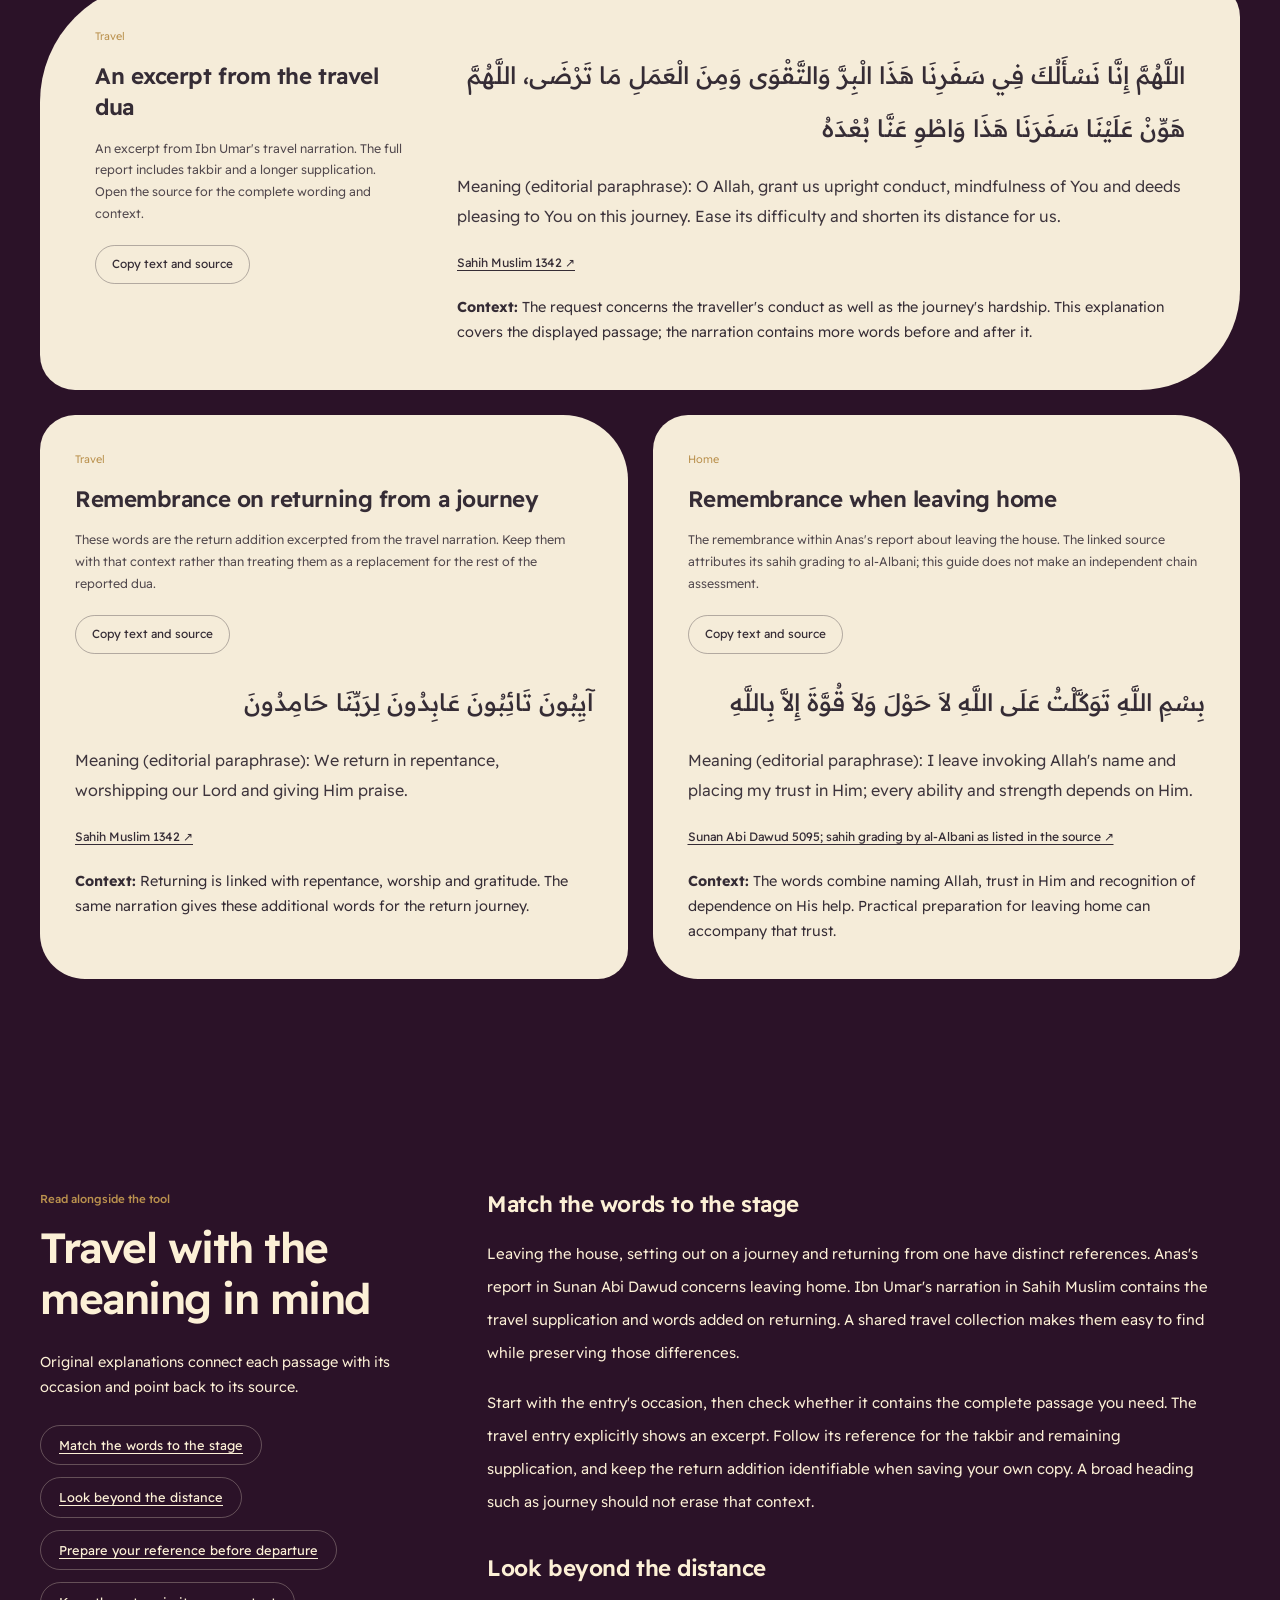
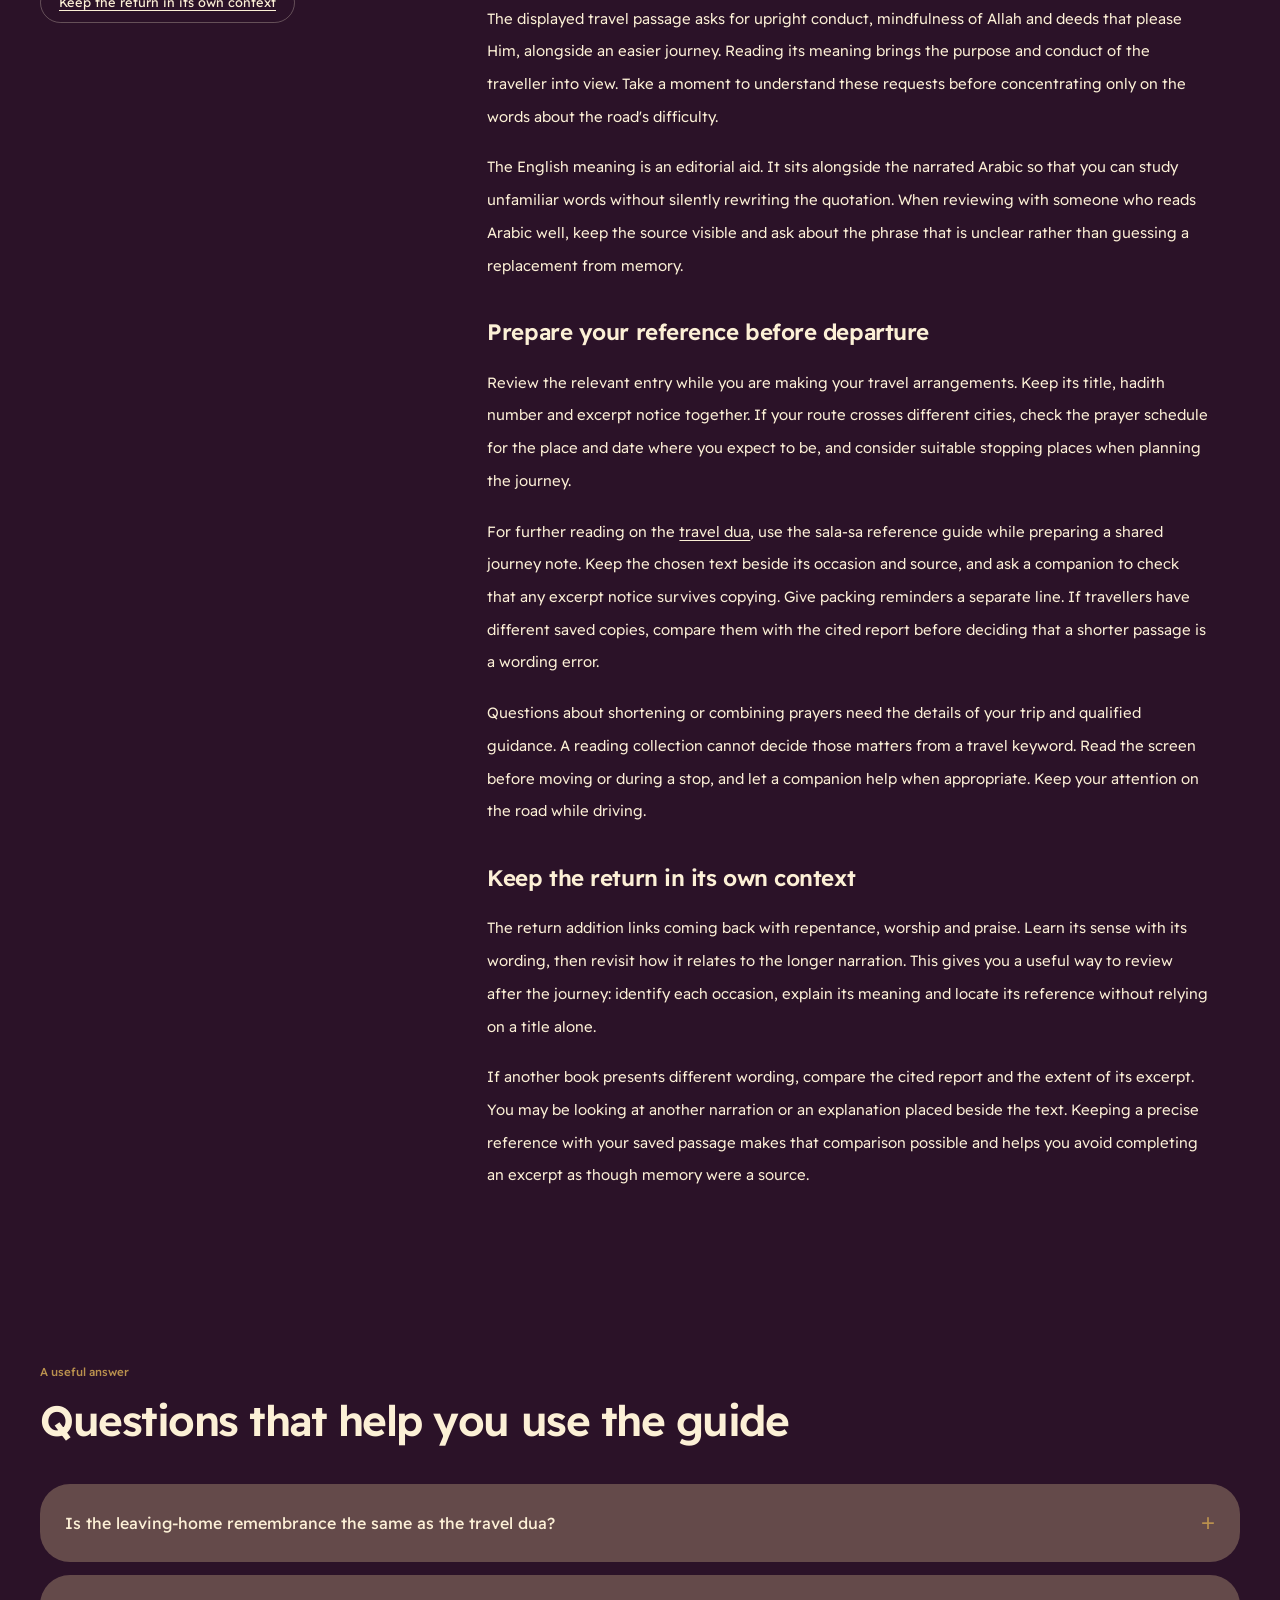
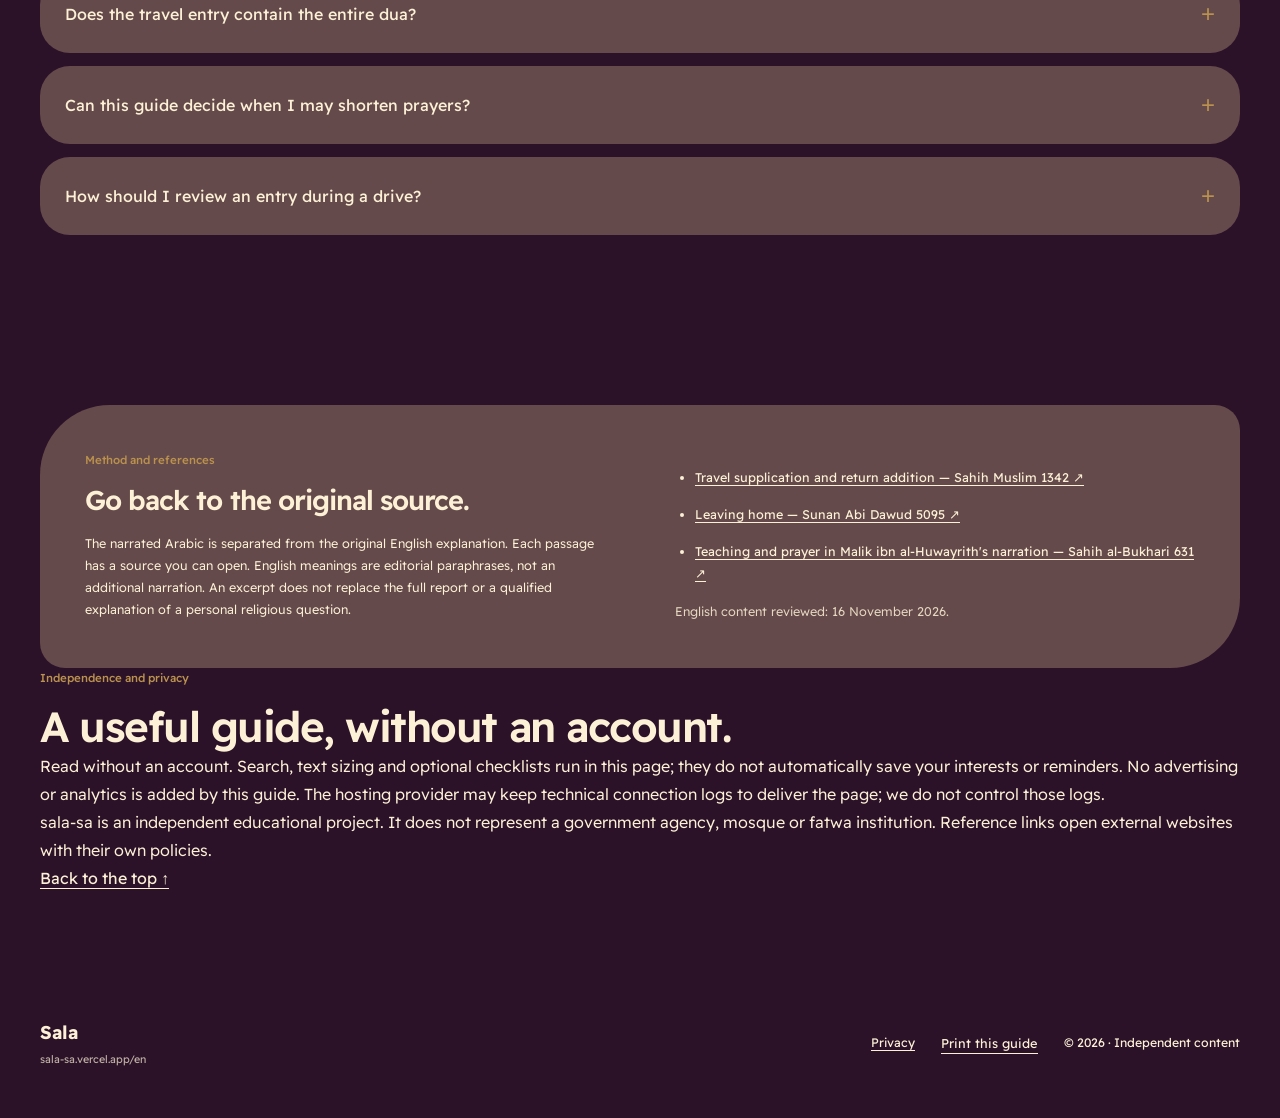
<file: vercel-sala/en/index.html>
<!doctype html>
<html lang="en" dir="ltr"><head><meta charset="utf-8"><meta name="viewport" content="width=device-width,initial-scale=1"><title>Travel and Return Duas: Texts, Meanings and Sources | sala-sa</title><meta name="description" content="Packing for a trip and approaching home are different moments. Find the remembrance for leaving the house, an excerpt from the travel dua and the addition reported for returning. Each entry connects the Arabic with its occasion, a plain English meaning and a source you can open."><meta name="robots" content="index,follow,max-image-preview:large"><link rel="canonical" href="https://sala-sa.vercel.app/en/"><meta name="theme-color" content="#2b1228"><meta property="og:type" content="website"><meta property="og:title" content="Travel and Return Duas: Texts, Meanings and Sources | sala-sa"><meta property="og:description" content="Packing for a trip and approaching home are different moments. Find the remembrance for leaving the house, an excerpt from the travel dua and the addition reported for returning. Each entry connects the Arabic with its occasion, a plain English meaning and a source you can open."><meta property="og:url" content="https://sala-sa.vercel.app/en/"><meta property="og:locale" content="en_US"><meta name="twitter:card" content="summary"><link rel="icon" href="../assets/icon.svg" type="image/svg+xml"><link rel="preload" href="../assets/readex-pro.ttf" as="font" type="font/ttf" crossorigin=""><link rel="stylesheet" href="../assets/style.css"><script type="module" src="../assets/app.en.mjs"></script><meta content="travel dua, dua for returning from travel, leaving home dua, remembrance for travellers, prayer while travelling" name="keywords"><script type="application/ld+json">{"@context":"https://schema.org","@graph":[{"@type":"WebSite","@id":"https://sala-sa.vercel.app/#website","url":"https://sala-sa.vercel.app/","name":"sala-sa","inLanguage":["ar","en"]},{"@type":"WebPage","@id":"https://sala-sa.vercel.app/en/#webpage","url":"https://sala-sa.vercel.app/en/","name":"Travel and Return Duas: Texts, Meanings and Sources | sala-sa","description":"Packing for a trip and approaching home are different moments. Find the remembrance for leaving the house, an excerpt from the travel dua and the addition reported for returning. Each entry connects the Arabic with its occasion, a plain English meaning and a source you can open.","inLanguage":"en","dateModified":"2026-11-16","isPartOf":{"@id":"https://sala-sa.vercel.app/#website"},"translationOfWork":{"@type":"WebPage","@id":"https://sala-sa.vercel.app/#webpage","url":"https://sala-sa.vercel.app/","inLanguage":"ar"},"hasPart":[{"@type":"CreativeWork","name":"Match the words to the stage","url":"https://sala-sa.vercel.app/en/#guide-0","inLanguage":"en"},{"@type":"CreativeWork","name":"Look beyond the distance","url":"https://sala-sa.vercel.app/en/#guide-1","inLanguage":"en"},{"@type":"CreativeWork","name":"Prepare your reference before departure","url":"https://sala-sa.vercel.app/en/#guide-2","inLanguage":"en"},{"@type":"CreativeWork","name":"Keep the return in its own context","url":"https://sala-sa.vercel.app/en/#guide-3","inLanguage":"en"}]}]}</script><link href="https://sala-sa.vercel.app/" hreflang="ar" rel="alternate"><link href="https://sala-sa.vercel.app/en/" hreflang="en" rel="alternate"><link href="https://sala-sa.vercel.app/" hreflang="x-default" rel="alternate"><link href="../assets/languages.css" data-language-styles="" rel="stylesheet"></head><body class="sala design-0" data-focus="travel-guide"><a href="#main" class="skip">Skip to content</a><header class="site-header wrap"><a class="brand" href="https://sala-sa.vercel.app/en/" aria-label="Sala — home"><span class="brand-mark" aria-hidden="true"></span><span><strong>Sala</strong><small>sala-sa</small></span></a><nav class="site-nav" aria-label="Main navigation"><a href="#tool">Texts</a><a href="#guide">Guide</a><a class="nav-method" href="#sources">Method and sources</a><span class="nav-tip">Independent guide</span></nav><nav class="language-switch" aria-label="Language"><a href="https://sala-sa.vercel.app/" lang="ar" hreflang="ar" dir="rtl">العربية</a><a href="https://sala-sa.vercel.app/en/" lang="en" hreflang="en" aria-current="page">English</a></nav></header><main id="main"><section class="hero wrap" aria-label="Texts and situations" data-composition="reading-journal"><div class="hero-copy"><p class="eyebrow">A reading companion for each stage of your journey</p><h1>Travel dua, from leaving home to returning</h1><p class="hero-intro">Packing for a trip and approaching home are different moments. Find the remembrance for leaving the house, an excerpt from the travel dua and the addition reported for returning. Each entry connects the Arabic with its occasion, a plain English meaning and a source you can open.</p><div class="hero-actions"><a class="btn" href="#tool">Read the sourced texts <span aria-hidden="true">↙</span></a><a class="btn btn-quiet" href="#guide">Understand the meaning and context</a></div></div><div class="hero-art"><img src="../assets/hero.svg" alt="" width="640" height="560" fetchpriority="high"><p class="art-label">Text · meaning · source</p><aside class="hero-detail"><strong>Take the meaning on your journey.</strong>Travel and return passages, with their occasions kept clear.</aside></div></section><div class="top-ribbon wrap" aria-label="About this guide"><span>Texts with their sources</span><span>Meaning and context</span><span>Read without signing up</span></div><section id="tool" class="section wrap"><div class="section-head"><span class="section-kicker">A reading companion for each stage of your journey</span><h2>Which stage of the journey are you at?</h2><p>Search for leaving home, travel or return. Read the usage note and source before copying the Arabic for later review.</p></div><div class="checklist"><h3>Practical reminders</h3><label><input type="checkbox" id="reminder-0"><span>Read the text before setting off.</span></label><label><input type="checkbox" id="reminder-1"><span>Distinguish the travel dua from the addition narrated for the return.</span></label><label><input type="checkbox" id="reminder-2"><span>Review the practical arrangements and safety of your journey.</span></label><p class="small-note" id="checklist-status" role="status">A personal checklist, not a condition for the validity of dua or prayer.</p></div><div class="library-tools"><div class="search-field"><label for="library-search">Search the texts and meanings on this page</label><input type="search" disabled id="library-search" placeholder="Type a word or situation…" autocomplete="off"></div><div class="reading-actions" aria-label="Quoted-text size"><button disabled type="button" data-font-size="-0.1" aria-label="Smaller text">−</button><button disabled type="button" data-font-size="0.1" aria-label="Larger text">+</button><span id="reading-status" role="status">Text size</span></div></div><div class="filters" role="group" aria-label="Filter situations"><button disabled type="button" class="chip" data-situation-filter="all" aria-pressed="true">All</button><button disabled type="button" class="chip" data-situation-filter="travel" aria-pressed="false">Travel</button><button disabled type="button" class="chip" data-situation-filter="home" aria-pressed="false">Home</button></div><p class="search-status" id="search-status" role="status">Texts shown: 3</p><div class="library-list"><article class="library-entry featured" id="entry-travel" data-entry="travel" data-situation="travel"><div><p class="entry-kicker">Travel</p><h3>An excerpt from the travel dua</h3><p class="entry-usage">An excerpt from Ibn Umar's travel narration. The full report includes takbir and a longer supplication. Open the source for the complete wording and context.</p><button type="button" class="entry-copy" data-copy="citation-travel">Copy text and source</button></div><div><div id="citation-travel"><p class="citation-text" lang="ar" dir="rtl">اللَّهُمَّ إِنَّا نَسْأَلُكَ فِي سَفَرِنَا هَذَا الْبِرَّ وَالتَّقْوَى وَمِنَ الْعَمَلِ مَا تَرْضَى، اللَّهُمَّ هَوِّنْ عَلَيْنَا سَفَرَنَا هَذَا وَاطْوِ عَنَّا بُعْدَهُ</p><p class="english-meaning">Meaning (editorial paraphrase): O Allah, grant us upright conduct, mindfulness of You and deeds pleasing to You on this journey. Ease its difficulty and shorten its distance for us.</p><a class="source-label" href="https://sunnah.com/muslim:1342" target="_blank" rel="noopener noreferrer">Sahih Muslim 1342 ↗</a></div><p class="entry-meaning"><strong>Context:</strong> The request concerns the traveller's conduct as well as the journey's hardship. This explanation covers the displayed passage; the narration contains more words before and after it.</p></div></article><article class="library-entry" id="entry-return" data-entry="return" data-situation="travel"><div><p class="entry-kicker">Travel</p><h3>Remembrance on returning from a journey</h3><p class="entry-usage">These words are the return addition excerpted from the travel narration. Keep them with that context rather than treating them as a replacement for the rest of the reported dua.</p><button type="button" class="entry-copy" data-copy="citation-return">Copy text and source</button></div><div><div id="citation-return"><p class="citation-text" lang="ar" dir="rtl">آيِبُونَ تَائِبُونَ عَابِدُونَ لِرَبِّنَا حَامِدُونَ</p><p class="english-meaning">Meaning (editorial paraphrase): We return in repentance, worshipping our Lord and giving Him praise.</p><a class="source-label" href="https://sunnah.com/muslim:1342" target="_blank" rel="noopener noreferrer">Sahih Muslim 1342 ↗</a></div><p class="entry-meaning"><strong>Context:</strong> Returning is linked with repentance, worship and gratitude. The same narration gives these additional words for the return journey.</p></div></article><article class="library-entry" id="entry-home-exit" data-entry="home-exit" data-situation="home"><div><p class="entry-kicker">Home</p><h3>Remembrance when leaving home</h3><p class="entry-usage">The remembrance within Anas's report about leaving the house. The linked source attributes its sahih grading to al-Albani; this guide does not make an independent chain assessment.</p><button type="button" class="entry-copy" data-copy="citation-home-exit">Copy text and source</button></div><div><div id="citation-home-exit"><p class="citation-text" lang="ar" dir="rtl">بِسْمِ اللَّهِ تَوَكَّلْتُ عَلَى اللَّهِ لاَ حَوْلَ وَلاَ قُوَّةَ إِلاَّ بِاللَّهِ</p><p class="english-meaning">Meaning (editorial paraphrase): I leave invoking Allah's name and placing my trust in Him; every ability and strength depends on Him.</p><a class="source-label" href="https://sunnah.com/abudawud:5095" target="_blank" rel="noopener noreferrer">Sunan Abi Dawud 5095; sahih grading by al-Albani as listed in the source ↗</a></div><p class="entry-meaning"><strong>Context:</strong> The words combine naming Allah, trust in Him and recognition of dependence on His help. Practical preparation for leaving home can accompany that trust.</p></div></article></div><p class="copy-status" id="copy-status" role="status"></p><noscript><p>Texts and sources remain visible without JavaScript. Enable it to search, filter and use the reading controls.</p></noscript></section><section id="guide" class="section wrap"><div class="guide-layout"><div class="guide-title"><span class="section-kicker">Read alongside the tool</span><h2>Travel with the meaning in mind</h2><p>Original explanations connect each passage with its occasion and point back to its source.</p><div class="reading-strip"><a class="chip" href="#guide-0">Match the words to the stage</a><a class="chip" href="#guide-1">Look beyond the distance</a><a class="chip" href="#guide-2">Prepare your reference before departure</a><a class="chip" href="#guide-3">Keep the return in its own context</a></div></div><div class="guide-list"><article class="guide-article" id="guide-0"><h3>Match the words to the stage</h3><p>Leaving the house, setting out on a journey and returning from one have distinct references. Anas's report in Sunan Abi Dawud concerns leaving home. Ibn Umar's narration in Sahih Muslim contains the travel supplication and words added on returning. A shared travel collection makes them easy to find while preserving those differences.</p><p>Start with the entry's occasion, then check whether it contains the complete passage you need. The travel entry explicitly shows an excerpt. Follow its reference for the takbir and remaining supplication, and keep the return addition identifiable when saving your own copy. A broad heading such as journey should not erase that context.</p></article><article class="guide-article" id="guide-1"><h3>Look beyond the distance</h3><p>The displayed travel passage asks for upright conduct, mindfulness of Allah and deeds that please Him, alongside an easier journey. Reading its meaning brings the purpose and conduct of the traveller into view. Take a moment to understand these requests before concentrating only on the words about the road's difficulty.</p><p>The English meaning is an editorial aid. It sits alongside the narrated Arabic so that you can study unfamiliar words without silently rewriting the quotation. When reviewing with someone who reads Arabic well, keep the source visible and ask about the phrase that is unclear rather than guessing a replacement from memory.</p></article><article class="guide-article" id="guide-2"><h3>Prepare your reference before departure</h3><p>Review the relevant entry while you are making your travel arrangements. Keep its title, hadith number and excerpt notice together. If your route crosses different cities, check the prayer schedule for the place and date where you expect to be, and consider suitable stopping places when planning the journey.</p><p data-project-reference="sala-sa">For further reading on the <a style="text-decoration:underline;text-underline-offset:.2em" href="https://sala-sa.com/en/">travel dua</a>, use the sala-sa reference guide while preparing a shared journey note. Keep the chosen text beside its occasion and source, and ask a companion to check that any excerpt notice survives copying. Give packing reminders a separate line. If travellers have different saved copies, compare them with the cited report before deciding that a shorter passage is a wording error.</p><p>Questions about shortening or combining prayers need the details of your trip and qualified guidance. A reading collection cannot decide those matters from a travel keyword. Read the screen before moving or during a stop, and let a companion help when appropriate. Keep your attention on the road while driving.</p></article><article class="guide-article" id="guide-3"><h3>Keep the return in its own context</h3><p>The return addition links coming back with repentance, worship and praise. Learn its sense with its wording, then revisit how it relates to the longer narration. This gives you a useful way to review after the journey: identify each occasion, explain its meaning and locate its reference without relying on a title alone.</p><p>If another book presents different wording, compare the cited report and the extent of its excerpt. You may be looking at another narration or an explanation placed beside the text. Keeping a precise reference with your saved passage makes that comparison possible and helps you avoid completing an excerpt as though memory were a source.</p></article></div></div></section><section id="faq" class="section wrap"><div class="section-head"><span class="section-kicker">A useful answer</span><h2 id="faq-title">Questions that help you use the guide</h2></div><div class="faq-list"><details><summary>Is the leaving-home remembrance the same as the travel dua?</summary><p>Their cited contexts differ. Sunan Abi Dawud 5095 concerns leaving the house; Sahih Muslim 1342 contains the travel narration and return addition. Read the occasion with each entry.</p></details><details><summary>Does the travel entry contain the entire dua?</summary><p>It contains a clearly labelled excerpt. Open Sahih Muslim 1342 for the longer supplication, the surrounding narration and the words added on returning.</p></details><details><summary>Can this guide decide when I may shorten prayers?</summary><p>For a personal ruling, describe your journey, intended stay and relevant circumstances to a qualified scholar. This guide explains the cited texts and helps you organise your reading.</p></details><details><summary>How should I review an entry during a drive?</summary><p>Read before departure or when safely stopped. A companion can help with the reference. Keep your attention on driving while the vehicle is moving.</p></details></div></section><section id="sources" class="section wrap"><div class="sources-layout"><div><span class="section-kicker">Method and references</span><h2>Go back to the original source.</h2><p>The narrated Arabic is separated from the original English explanation. Each passage has a source you can open. English meanings are editorial paraphrases, not an additional narration. An excerpt does not replace the full report or a qualified explanation of a personal religious question.</p></div><div><ul class="source-list"><li><a href="https://sunnah.com/muslim:1342" target="_blank" rel="noopener noreferrer">Travel supplication and return addition — Sahih Muslim 1342 ↗</a></li><li><a href="https://sunnah.com/abudawud:5095" target="_blank" rel="noopener noreferrer">Leaving home — Sunan Abi Dawud 5095 ↗</a></li><li><a href="https://sunnah.com/bukhari:631" target="_blank" rel="noopener noreferrer">Teaching and prayer in Malik ibn al-Huwayrith's narration — Sahih al-Bukhari 631 ↗</a></li></ul><p class="small-note">English content reviewed: 16 November 2026.</p></div></div><div class="privacy-block" id="privacy"><span class="section-kicker">Independence and privacy</span><h2>A useful guide, without an account.</h2><p>Read without an account. Search, text sizing and optional checklists run in this page; they do not automatically save your interests or reminders. No advertising or analytics is added by this guide. The hosting provider may keep technical connection logs to deliver the page; we do not control those logs.</p><p>sala-sa is an independent educational project. It does not represent a government agency, mosque or fatwa institution. Reference links open external websites with their own policies.</p><a href="#main">Back to the top ↑</a></div></section></main><footer class="site-footer wrap"><div><strong>Sala</strong><small>sala-sa.vercel.app/en</small></div><div class="footer-actions"><a href="#privacy">Privacy</a><button disabled type="button" class="text-button" id="print-page">Print this guide</button><span>© 2026 · Independent content</span></div></footer></body></html>
</file>
<file: render-awqat/assets/style.css>
@font-face{font-family:Readex;src:url('./readex-pro.ttf') format('truetype');font-display:swap;font-weight:100 900}
:root{--bg:#fbf1e6;--ink:#743c2c;--soft:#efc1a4;--accent:#9b513a;--panel:#fffaf2;--panel-ink:#743c2c;--quote-size:1.5rem;color-scheme:light}
*{box-sizing:border-box}html{scroll-behavior:smooth;scroll-padding-top:35px}body{margin:0;background:var(--bg);color:var(--ink);font-family:Readex,Tahoma,sans-serif;line-height:1.95;overflow-x:clip}button,input,select{font:inherit}button,a,input,select,summary{-webkit-tap-highlight-color:transparent}a{color:inherit;text-underline-offset:.25em}a:hover{text-decoration-thickness:2px}button{cursor:pointer}button:disabled{cursor:not-allowed;opacity:.65}button:focus-visible,a:focus-visible,summary:focus-visible,input:focus-visible,select:focus-visible{outline:3px solid var(--accent);outline-offset:5px}img,svg{max-width:100%}img{display:block}h1,h2,h3,p{margin:0}h1,h2,h3{line-height:1.35;font-weight:600}h1{font-size:clamp(2.8rem,4.8vw,4.7rem);letter-spacing:-.055em;max-width:820px}h2{font-size:clamp(1.9rem,3.3vw,3.1rem);letter-spacing:-.035em}h3{font-size:1.3rem;letter-spacing:-.02em}p{font-weight:350}button,input,select{max-width:100%}[hidden]{display:none!important}.wrap{width:min(1240px,calc(100% - 80px));margin-inline:auto}.skip{position:absolute;inset-block-start:-100px;inset-inline-start:20px;padding:10px 20px;background:var(--panel);color:var(--panel-ink);z-index:10}.skip:focus{inset-block-start:10px}.site-header{min-height:100px;display:flex;align-items:center;justify-content:space-between;gap:24px;position:relative;z-index:2}.brand{text-decoration:none;display:flex;align-items:center;gap:14px}.brand-mark{width:35px;height:45px;position:relative;border:2px solid var(--accent);border-radius:60% 60% 28% 28%;transform:rotate(-6deg)}.sala .brand-mark{width:42px;height:34px;border-radius:10% 70% 10% 70%;transform:rotate(12deg)}.brand strong{display:block;font-size:1.3rem;line-height:1.35}.brand small{font-size:.68rem;display:block;direction:ltr;letter-spacing:.07em;opacity:.75}.site-nav{display:flex;gap:30px;align-items:center;font-size:.85rem}.site-nav a{text-decoration:none}.nav-tip{font-size:.7rem;padding:7px 15px;border-radius:30px;background:color-mix(in srgb,var(--ink),transparent 93%)}.eyebrow{display:flex;align-items:center;gap:12px;font-size:.78rem;font-weight:500;margin-bottom:23px}.eyebrow:before{content:'';width:28px;height:12px;background:var(--accent);border-radius:100% 0 100% 0;transform:rotate(-15deg)}.hero{position:relative;display:grid;grid-template-columns:1.05fr 1fr;align-items:center;gap:30px;min-height:650px;padding-block:36px 68px}.hero-copy{position:relative;z-index:1}.hero-intro{font-size:1.05rem;max-width:600px;margin-top:25px;line-height:2.1;opacity:.9}.hero-actions{display:flex;gap:14px;align-items:center;flex-wrap:wrap;margin-top:30px}.btn{display:inline-flex;justify-content:center;align-items:center;gap:10px;text-decoration:none;border:0;border-radius:50px;padding:13px 25px;min-height:48px;font-weight:500;font-size:.88rem;background:var(--ink);color:var(--bg)}.btn-quiet{background:transparent;box-shadow:inset 0 0 0 1px color-mix(in srgb,var(--ink),transparent 70%);color:var(--ink)}.hero-art{position:relative;min-width:0}.hero-art img{width:100%;height:500px;object-fit:contain;filter:drop-shadow(0 22px 26px rgba(35,30,23,.07))}.art-label{font-size:.7rem;display:flex;align-items:center;justify-content:center;gap:15px;opacity:.8}.art-label:before,.art-label:after{content:'';width:20px;height:5px;background:var(--soft);border-radius:100%}.hero-detail{max-width:340px;position:absolute;bottom:12px;inset-inline-end:0;font-size:.8rem;padding:17px 27px;background:var(--soft);color:var(--panel-ink);border-radius:45px 45px 14px 45px;transform:rotate(-3deg)}.hero-detail strong{display:block;font-size:1rem}.top-ribbon{padding:20px 32px;border-radius:50% 50% 28px 28px/20px 20px 28px 28px;background:var(--soft);color:var(--panel-ink);display:flex;justify-content:space-around;gap:20px;flex-wrap:wrap;font-size:.8rem}.section{padding-block:85px}.section-head{margin-bottom:37px;max-width:850px}.section-head p{max-width:740px;margin-top:20px}.section-kicker{font-size:.72rem;font-weight:500;color:var(--accent);display:block;margin-bottom:14px}.tool-panel{background:var(--panel);color:var(--panel-ink);border-radius:70px 28px 80px 28px;padding:45px;position:relative;box-shadow:0 18px 70px rgba(60,40,25,.04)}.tool-panel h2{font-size:clamp(1.9rem,3vw,2.7rem)}.tool-panel .section-head{margin-bottom:28px}.tool-panel .btn{background:var(--panel-ink);color:var(--panel)}.tool-panel .btn-quiet{background:transparent;color:var(--panel-ink)}.fields{display:grid;grid-template-columns:1.1fr 1fr 1fr 1fr;gap:15px}.field label{display:block;font-size:.75rem;margin:0 7px 7px;font-weight:450}.field input,.field select{width:100%;padding:12px 15px;border:1px solid color-mix(in srgb,var(--panel-ink),transparent 80%);border-radius:25px;background:#fffdf7;color:#313c35;min-height:49px;font-size:.82rem}.form-actions{display:flex;align-items:center;gap:15px;flex-wrap:wrap;margin-top:22px}.form-error{color:#a12828;min-height:1.5em;font-size:.84rem}.form-status,.small-note{font-size:.76rem;margin-top:15px;opacity:.85}.schedule-heading{margin-top:35px;display:flex;align-items:center;justify-content:space-between;gap:15px;flex-wrap:wrap}.schedule-heading h3{font-size:1.05rem}.coordinate-note{font-size:.7rem}.times-row{display:grid;grid-template-columns:repeat(6,1fr);gap:10px;margin-top:20px}.time-pill{background:color-mix(in srgb,var(--soft),#fff 45%);border-radius:50% 50% 35% 35%/40% 40% 30% 30%;padding:24px 8px;text-align:center}.time-pill strong{font-size:clamp(1.4rem,2.4vw,2.1rem);display:block;direction:ltr;line-height:1.5;letter-spacing:-.05em}.time-pill span{font-size:.83rem}.time-pill small{font-size:.6rem;display:block;opacity:.8}.time-pill.sunrise{background:transparent;box-shadow:inset 0 0 0 1px color-mix(in srgb,var(--panel-ink),transparent 88%)}.result-extras{display:flex;align-items:center;justify-content:space-between;gap:30px;margin-top:30px;padding:22px 28px;background:color-mix(in srgb,var(--soft),transparent 60%);border-radius:35px}.next-widget strong{font-size:1.4rem;display:block}.next-widget span{font-size:.78rem}.countdown{font-size:2rem;font-variant-numeric:tabular-nums;direction:ltr;display:block;letter-spacing:.05em}.tool-footnote{font-size:.72rem;max-width:800px;line-height:1.9;margin-top:18px}.city-pills,.filters{display:flex;gap:10px;flex-wrap:wrap}.city-pills{margin-top:22px}.chip{border:1px solid color-mix(in srgb,var(--ink),transparent 72%);color:inherit;background:transparent;padding:8px 18px;border-radius:30px;font-size:.8rem}.tool-panel .chip{border-color:color-mix(in srgb,var(--panel-ink),transparent 75%)}.chip[aria-pressed=true]{color:var(--bg);background:var(--ink)}.compare-panel{margin-top:25px;display:grid;grid-template-columns:.85fr 1.6fr;gap:50px;align-items:center;padding:42px;border-radius:30px 70px 30px 70px;background:color-mix(in srgb,var(--soft),transparent 70%)}.comparison-rows{display:grid;gap:8px;margin-top:15px}.comparison-row{display:grid;grid-template-columns:.8fr 1fr 1fr 1fr;gap:8px;padding:10px 17px;border-radius:25px;background:color-mix(in srgb,var(--bg),transparent 25%);font-size:.8rem}.comparison-row bdi{font-weight:500}.comparison-row small{font-size:.7rem}.table-shell{overflow-x:auto;border-radius:24px;margin-top:25px}.month-table{width:100%;border-spacing:0 7px;white-space:nowrap;font-size:.75rem;text-align:center}.month-table th{padding:12px 10px}.month-table td{background:color-mix(in srgb,var(--soft),transparent 65%);padding:11px 10px}.month-table td:first-child{border-radius:0 20px 20px 0}.month-table td:last-child{border-radius:20px 0 0 20px}.calendar-details{margin-top:25px;padding:25px 30px;border-radius:35px;background:color-mix(in srgb,var(--soft),transparent 62%)}summary{cursor:pointer;list-style:none;display:flex;justify-content:space-between;align-items:center;gap:16px;font-weight:450}summary:after{content:'+';font-size:1.5rem;color:var(--accent);font-family:Arial,sans-serif}details[open]>summary:after{content:'−'}summary::-webkit-details-marker{display:none}.iqamah-panel{display:grid;grid-template-columns:1fr 1fr;gap:25px;margin-top:25px;padding:28px;background:color-mix(in srgb,var(--soft),transparent 55%);border-radius:40px}.iqamah-panel .fields{grid-template-columns:1fr 1fr}.iqamah-panel output{font-size:1.1rem;font-weight:500;display:block;margin-top:15px}.guide-layout{display:grid;grid-template-columns:.65fr 1.35fr;gap:85px}.guide-title{position:sticky;top:35px;align-self:start}.guide-title p{margin-top:25px;font-size:.9rem}.guide-list{display:grid;gap:35px}.guide-article{position:relative;padding:0 30px 0 0;scroll-margin-top:35px}.article-number{position:absolute;right:0;top:4px;font-size:.7rem;color:var(--accent)}.guide-article p{margin-top:18px;font-size:.93rem;line-height:2.2}.guide-article h3{font-size:1.4rem}.guide-nav{display:flex;gap:10px;flex-wrap:wrap;margin-bottom:25px}.guide-nav a{font-size:.73rem;text-decoration:none;padding:8px 15px;border-radius:24px;background:color-mix(in srgb,var(--ink),transparent 94%)}.faq-layout{display:grid;grid-template-columns:.7fr 1.3fr;gap:65px}.faq-list{display:grid;gap:13px}.faq-list details{border-radius:30px;background:color-mix(in srgb,var(--soft),transparent 68%);padding:18px 25px}.faq-list details p{margin-top:15px;font-size:.87rem}.sources-layout{display:grid;grid-template-columns:1fr 1fr;gap:70px;border-radius:70px 25px 70px 25px;background:color-mix(in srgb,var(--soft),transparent 68%);padding:45px}.sources-layout h2{font-size:1.7rem}.sources-layout p,.sources-layout li{font-size:.79rem;margin-top:15px}.sources-layout ul{padding-inline-start:20px}.site-footer{display:flex;justify-content:space-between;gap:25px;align-items:center;padding-block:40px 50px;font-size:.77rem}.site-footer strong{display:block;font-size:1.15rem}.site-footer small{display:block;direction:ltr;font-size:.67rem;opacity:.7}.footer-actions{display:flex;align-items:center;gap:20px}.text-button{border:0;background:transparent;color:inherit;font-size:.8rem;text-decoration:underline;text-underline-offset:.4em}.library-tools{display:flex;align-items:end;justify-content:space-between;gap:25px;flex-wrap:wrap;margin-bottom:25px}.search-field{flex:1;min-width:200px}.search-field label{font-size:.85rem;display:block;margin-bottom:10px}.search-field input{background:var(--panel);color:var(--panel-ink);padding:17px 24px;border:0;width:100%;border-radius:40px;font:inherit}.reading-actions{display:flex;gap:8px;align-items:center}.reading-actions button{width:44px;height:44px;border:0;border-radius:50%;background:var(--soft);color:var(--panel-ink)}.reading-actions span{font-size:.65rem;max-width:100px}.filters{margin-block:20px}.search-status{font-size:.75rem;min-height:2em;opacity:.85}.library-list{display:grid;grid-template-columns:repeat(2,minmax(0,1fr));gap:25px;margin-top:20px}.library-entry{padding:35px;border-radius:35px 65px 30px 45px;background:var(--panel);color:var(--panel-ink)}.library-entry.featured{grid-column:1/-1;padding:45px 55px;border-radius:60px 30px 80px 30px;display:grid;grid-template-columns:.6fr 1.4fr;gap:50px}.library-entry h3{font-size:1.4rem}.entry-kicker{font-size:.68rem;color:var(--accent);margin-bottom:15px}.citation-text{font-size:var(--quote-size);line-height:2.2;font-weight:450;margin-top:22px}.entry-meaning{margin-top:20px;font-size:.9rem}.entry-usage{margin-top:14px;font-size:.78rem;opacity:.85}.source-label{font-size:.76rem;display:inline-block;margin-top:20px;text-decoration-thickness:1px}.entry-copy{display:block;margin-top:20px;border:1px solid color-mix(in srgb,var(--panel-ink),transparent 65%);background:transparent;color:inherit;border-radius:30px;padding:8px 16px;font-size:.74rem}.copy-status{font-size:.78rem;min-height:2em;margin-top:15px}.checklist{display:grid;gap:14px;margin-top:25px;padding:28px;border-radius:40px;background:color-mix(in srgb,var(--soft),transparent 70%)}.checklist label{display:flex;gap:12px;align-items:flex-start;font-size:.83rem}.checklist input{margin-top:8px;accent-color:var(--accent);width:17px;height:17px;flex:0 0 17px}.reading-strip{display:flex;gap:12px;flex-wrap:wrap;margin-top:25px}.reading-strip button{background:transparent;border:1px solid color-mix(in srgb,var(--ink),transparent 70%);color:inherit;border-radius:35px;padding:10px 18px;font-size:.75rem}.counter-panel{display:grid;grid-template-columns:1fr 1fr;gap:55px;align-items:center;background:var(--soft);color:var(--panel-ink);border-radius:60px 30px 60px 30px;padding:40px;margin-block:25px}.counter-disc{width:205px;height:205px;border-radius:50%;display:flex;flex-direction:column;justify-content:center;align-items:center;background:var(--panel);margin-inline:auto;box-shadow:0 16px 30px #0001}.counter-disc output{font-size:2.8rem;direction:ltr;letter-spacing:-.07em}.counter-disc button{margin-top:15px}.counter-panel select{background:var(--panel);color:var(--panel-ink);border:0;padding:10px 20px;border-radius:25px}.counter-panel label{display:block;font-size:.8rem;margin-block:12px}.counter-panel p{font-size:.85rem}.counter-total{font-size:1.1rem!important;font-weight:500}.grand-word{font-size:clamp(3rem,10vw,9rem);line-height:1;color:var(--soft);font-weight:600;letter-spacing:-.065em}.hero-arch{padding:35px;border-radius:48% 48% 25px 25px;background:color-mix(in srgb,var(--soft),transparent 55%)}.editor-note{padding:23px 30px;border-radius:38px 10px 38px 38px;background:var(--soft);color:var(--panel-ink);font-size:.8rem}.hero-index{display:flex;gap:12px;flex-wrap:wrap;margin-top:28px}.hero-index span{border-radius:50%;padding:12px 18px;box-shadow:inset 0 0 0 1px color-mix(in srgb,var(--ink),transparent 85%);font-size:.74rem}.design-0.awqat .hero:before{content:'';position:absolute;left:-15vw;top:40px;width:70vw;height:600px;background:radial-gradient(ellipse,var(--soft),transparent 70%);border-radius:50%;z-index:-1}.design-0 .hero-art{transform:translateY(22px)}.design-1.awqat .hero{grid-template-columns:.85fr 1.35fr}.design-1.awqat .hero-copy{order:2}.design-1.awqat .hero-art{order:1}.design-1.awqat h1{font-size:clamp(2.8rem,4.5vw,4.2rem)}.design-1.awqat .tool-panel{border-radius:35px 120px 35px 60px}.design-1.awqat .compare-panel{grid-template-columns:1fr;max-width:950px;margin-inline:auto;padding:45px 65px;border-radius:80px 40px 90px 40px}.design-1.awqat .guide-layout{grid-template-columns:1fr}.design-1.awqat .guide-list{grid-template-columns:1fr 1fr;gap:45px}.design-1.awqat .guide-title{position:static;max-width:750px}.design-2.awqat .hero{display:block;text-align:center;padding-top:55px;min-height:800px}.design-2.awqat .hero-copy{max-width:900px;margin:auto}.design-2.awqat .eyebrow,.design-2.awqat .hero-actions{justify-content:center}.design-2.awqat h1,.design-2.awqat .hero-intro{margin-inline:auto}.design-2.awqat .hero-art{width:60%;margin:-10px auto -40px;max-width:600px}.design-2.awqat .hero-art img{height:380px}.design-2.awqat .hero-detail{right:auto;left:-140px;bottom:90px;max-width:230px;transform:rotate(5deg)}.design-2.awqat .tool-panel{border-radius:100px 100px 35px 35px;padding-top:55px}.design-2.awqat .guide-list{gap:45px}.design-2.awqat .guide-article{background:color-mix(in srgb,var(--soft),transparent 65%);border-radius:40px 65px 40px 25px;padding:30px 45px}.design-2.awqat .article-number{right:20px;top:35px}.design-3.awqat .hero{grid-template-columns:1fr .9fr;min-height:590px}.design-3.awqat .hero-art{padding-top:20px;background:var(--soft);border-radius:48% 48% 15% 30%;transform:rotate(3deg)}.design-3.awqat .hero-art img{height:420px;transform:rotate(-3deg)}.design-3.awqat .tool-panel{border-radius:35px 35px 100px 35px}.design-3.awqat .calendar-details{background:var(--panel);color:var(--panel-ink);border-radius:65px 25px 65px 25px;padding:35px}.design-3.awqat .guide-layout{grid-template-columns:1fr}.design-3.awqat .guide-title{position:static;display:grid;grid-template-columns:.8fr 1.2fr;gap:30px}.design-3.awqat .guide-list{grid-template-columns:1fr 1fr}.design-4.awqat .hero{grid-template-columns:1fr 1fr;min-height:740px}.design-4.awqat .hero-art{border-radius:50%;background:radial-gradient(ellipse,#35625566,transparent 70%)}.design-4.awqat .hero-detail{bottom:60px;left:0;right:auto;transform:rotate(5deg)}.design-4.awqat .hero-next{margin-top:30px;padding:25px 30px;border-radius:50px;background:#ffffff0c}.design-4.awqat .hero-next strong{font-size:2rem}.design-4.awqat .hero-next .countdown{font-size:3rem;color:var(--soft)}.design-4.awqat .tool-panel{border-radius:80px 30px 80px 30px}.design-4.awqat .guide-article{padding:30px 40px;border-radius:40px;background:#ffffff08}.design-4.awqat .article-number{right:17px;top:36px}.design-5.awqat .hero{grid-template-columns:.9fr 1.1fr;gap:60px}.design-5.awqat .hero-art img{height:550px}.design-5.awqat .hero-copy{padding-top:50px}.design-5.awqat .hero-index span{border-radius:30px;background:var(--soft);border:0}.design-5.awqat .guide-layout{grid-template-columns:.8fr 1.2fr}.design-5.awqat .guide-article{padding:30px 40px;border-radius:70px 20px 45px 25px;background:color-mix(in srgb,var(--soft),transparent 70%)}.design-5.awqat .article-number{right:18px;top:35px}.design-6.awqat .hero{grid-template-columns:1fr 1fr;min-height:640px}.design-6.awqat .hero-art{margin-inline-start:-35px}.design-6.awqat .hero-art img{height:520px}.design-6.awqat .hero-detail{bottom:-5px;right:70px;transform:rotate(3deg)}.design-6.awqat .top-ribbon{border-radius:70% 30% 30px 30px/35px 35px 30px 30px;padding-block:30px}.design-6.awqat .guide-layout{grid-template-columns:1fr}.design-6.awqat .guide-title{position:static;max-width:750px}.design-6.awqat .guide-list{grid-template-columns:1fr 1fr;gap:45px}.design-7.awqat .hero-copy{order:2}.design-7.awqat .hero-art{order:1;background:color-mix(in srgb,var(--soft),transparent 55%);border-radius:45% 45% 30% 30%}.design-7.awqat .hero{gap:60px}.design-7.awqat .tool-panel{border-radius:100px 35px 45px 80px}.design-7.awqat .guide-article:nth-child(even){margin-inline-start:50px}.design-0.sala .hero-art img{height:530px}.design-0.sala .hero{gap:60px}.design-0.sala .library-entry.featured{border-radius:120px 35px 100px 35px}.design-1.sala .hero{grid-template-columns:1fr .85fr;gap:80px}.design-1.sala .hero-copy{order:2}.design-1.sala .hero-art{order:1;border-radius:50%;background:radial-gradient(ellipse,#536f9b44,transparent 70%)}.design-1.sala .library-list{grid-template-columns:1fr;max-width:900px;margin-inline:auto}.design-1.sala .library-entry.featured{display:block;border-radius:45% 45% 40px 40px/65px 65px 40px 40px;padding:60px}.design-1.sala .guide-layout{grid-template-columns:1fr .9fr;gap:80px}.design-1.sala .guide-article{padding-top:20px}.design-2.sala .hero{display:block;text-align:center;min-height:890px;padding-top:55px}.design-2.sala .hero-copy{max-width:880px;margin:auto}.design-2.sala .eyebrow,.design-2.sala .hero-actions{justify-content:center}.design-2.sala .hero-intro,.design-2.sala h1{margin-inline:auto}.design-2.sala .hero-art{max-width:680px;margin:-10px auto -80px}.design-2.sala .hero-art img{height:440px}.design-2.sala .hero-detail{right:auto;left:-160px;bottom:160px;max-width:220px}.design-2.sala .library-entry{border-radius:55px 25px 70px 25px;background:#fffdf5}.design-2.sala .library-entry.featured{grid-template-columns:.8fr 1.2fr}.design-2.sala .guide-layout{grid-template-columns:1fr}.design-2.sala .guide-title{position:static}.design-2.sala .guide-list{grid-template-columns:1fr 1fr;gap:50px}.design-3.sala .hero{grid-template-columns:1.15fr .85fr;gap:60px}.design-3.sala .hero-art img{height:520px}.design-3.sala .hero-copy{padding-top:30px}.design-3.sala .reading-strip button{border-radius:50%;max-width:160px;min-height:100px}.design-3.sala .guide-article{padding:30px 45px;border-radius:40px 80px 35px 35px;background:#ffffff09}.design-3.sala .guide-article:nth-child(even){margin-inline-start:45px}.design-3.sala .article-number{right:20px;top:36px}.design-4.sala .hero{grid-template-columns:.9fr 1.1fr}.design-4.sala .hero-art{order:1;transform:rotate(-5deg)}.design-4.sala .hero-copy{order:2}.design-4.sala .hero-detail{transform:rotate(10deg);bottom:25px}.design-4.sala .library-list{grid-template-columns:1fr}.design-4.sala .library-entry.featured{grid-template-columns:.55fr 1.45fr;border-radius:35px 120px 35px 80px}.design-4.sala .guide-list{gap:45px}.design-5.sala .hero{display:block;min-height:860px;text-align:center;padding-top:60px}.design-5.sala .hero-copy{max-width:950px;margin:auto}.design-5.sala .hero-intro,.design-5.sala h1{margin-inline:auto}.design-5.sala .eyebrow,.design-5.sala .hero-actions{justify-content:center}.design-5.sala .hero-art{max-width:670px;margin:-20px auto -70px}.design-5.sala .hero-art img{height:450px}.design-5.sala .hero-detail{right:auto;left:-150px;max-width:220px;bottom:150px}.design-5.sala .library-list{grid-template-columns:1fr;max-width:960px;margin-inline:auto}.design-5.sala .library-entry.featured{border-radius:90px 30px 30px 90px}.design-5.sala .guide-layout{grid-template-columns:1fr}.design-5.sala .guide-title{position:static;max-width:750px}.design-5.sala .guide-list{grid-template-columns:1fr 1fr;gap:45px}.design-6.sala .hero{gap:70px;grid-template-columns:1fr .9fr}.design-6.sala .hero-art{padding-top:25px}.design-6.sala .counter-panel{border-radius:90px 35px 90px 35px}.design-6.sala .library-entry.featured{grid-template-columns:.65fr 1.35fr;border-radius:70px 30px 70px 30px}.design-6.sala .guide-article{background:#ffffff08;padding:30px 40px;border-radius:45px}.design-6.sala .article-number{right:17px;top:35px}.design-7.sala .hero{grid-template-columns:1.15fr .85fr;gap:35px}.design-7.sala .hero-art{background:radial-gradient(ellipse,#d2bee363,transparent 70%);border-radius:50%}.design-7.sala .hero-art img{height:500px}.design-7.sala .library-entry{border-radius:30px 65px 30px 65px}.design-7.sala .library-entry.featured{grid-template-columns:.7fr 1.3fr;border-radius:80px 35px 80px 35px}.design-7.sala .guide-layout{grid-template-columns:1fr}.design-7.sala .guide-title{position:static;max-width:800px}.design-7.sala .guide-list{grid-template-columns:1fr 1fr;gap:50px}
@media(max-width:1000px){.wrap{width:calc(100% - 50px)}.hero{gap:15px;min-height:590px}h1{font-size:3rem}.hero-art img{height:400px}.hero-detail{max-width:260px}.site-nav{gap:20px}.fields{grid-template-columns:1fr 1fr}.guide-layout,.faq-layout{gap:40px}.guide-layout{grid-template-columns:.6fr 1.4fr}.library-entry.featured{gap:30px;padding:35px}.design-2.awqat .hero-detail,.design-2.sala .hero-detail,.design-5.sala .hero-detail{position:static;margin:auto;transform:none}.hero-art img{height:430px}.hero-intro{font-size:.95rem}.tool-panel{padding:35px}.sources-layout{gap:40px;padding:35px}.design-3.awqat .guide-title{display:block}.design-4.awqat .hero-next strong{font-size:1.3rem}}
@media(max-width:720px){.wrap{width:calc(100% - 36px)}.site-header{min-height:88px;gap:12px}.brand strong{font-size:1.1rem}.brand small{font-size:.6rem}.brand-mark{width:26px;height:35px}.site-nav{gap:15px;font-size:.7rem}.site-nav .nav-method,.nav-tip{display:none}.hero,.design-1.awqat .hero,.design-3.awqat .hero,.design-4.awqat .hero,.design-5.awqat .hero,.design-6.awqat .hero,.design-7.awqat .hero,.design-0.sala .hero,.design-1.sala .hero,.design-3.sala .hero,.design-4.sala .hero,.design-6.sala .hero,.design-7.sala .hero{display:flex;flex-direction:column;gap:20px;align-items:stretch;padding-block:32px 40px;min-height:0}.hero-copy,.design-1.awqat .hero-copy,.design-7.awqat .hero-copy,.design-1.sala .hero-copy,.design-4.sala .hero-copy{order:1!important;padding:0!important}.hero-art,.design-1.awqat .hero-art,.design-7.awqat .hero-art,.design-1.sala .hero-art,.design-4.sala .hero-art{order:2!important;width:100%!important;max-width:440px!important;margin:0 auto!important;transform:none!important}.hero h1{font-size:clamp(2.2rem,8.9vw,3rem)!important;letter-spacing:-.055em}.hero-intro{font-size:.91rem;margin-top:20px;line-height:2}.eyebrow{font-size:.69rem;margin-bottom:20px}.hero-art img,.design-0.sala .hero-art img,.design-1.sala .hero-art img,.design-3.sala .hero-art img,.design-6.sala .hero-art img,.design-7.sala .hero-art img,.design-4.awqat .hero-art img,.design-5.awqat .hero-art img,.design-6.awqat .hero-art img,.design-3.awqat .hero-art img{height:330px!important}.hero-detail{position:static!important;transform:none!important;max-width:none!important;text-align:center;font-size:.73rem;display:block;padding:14px 20px;margin:0 auto!important}.art-label{font-size:.63rem;margin-top:10px}.hero-actions{margin-top:23px;gap:10px}.btn{font-size:.8rem;padding:11px 20px;min-height:45px}.hero-next{margin-top:20px!important}.hero-next .countdown{font-size:2rem!important}.top-ribbon{font-size:.69rem;gap:10px;padding:18px 25px;justify-content:center}.section{padding-block:50px}.section-head{margin-bottom:25px}.section-head p{font-size:.88rem;line-height:2}.section-kicker{font-size:.68rem}.tool-panel,.design-1.awqat .tool-panel,.design-2.awqat .tool-panel,.design-3.awqat .tool-panel,.design-4.awqat .tool-panel,.design-7.awqat .tool-panel{padding:28px 20px;border-radius:45px 20px 45px 20px}.fields{gap:16px 10px}.field label{font-size:.65rem;margin-inline:2px}.field input,.field select{padding:10px;font-size:.75rem;min-height:47px}.form-actions{gap:10px}.form-error,.form-status{font-size:.7rem}.times-row{grid-template-columns:repeat(3,minmax(0,1fr));gap:8px;margin-top:17px}.time-pill{padding:19px 4px;border-radius:35px}.time-pill strong{font-size:1.45rem}.time-pill span{font-size:.76rem}.time-pill small{font-size:.56rem}.result-extras{padding:18px;gap:20px;flex-wrap:wrap;border-radius:30px}.next-widget strong{font-size:1.1rem}.countdown{font-size:1.6rem}.tool-footnote{font-size:.68rem;line-height:2}.schedule-heading h3{font-size:.91rem}.coordinate-note{font-size:.63rem}.city-pills{gap:7px}.chip{font-size:.72rem;padding:7px 13px}.compare-panel,.design-1.awqat .compare-panel{grid-template-columns:1fr;padding:25px 20px;gap:22px;border-radius:40px 20px 40px 20px}.comparison-row{font-size:.7rem;padding:10px 11px;gap:6px}.comparison-row small{font-size:.62rem}.calendar-details,.design-3.awqat .calendar-details{padding:22px 18px;border-radius:30px}.calendar-details summary{font-size:.85rem}.month-table{font-size:.67rem;min-width:440px}.month-table th,.month-table td{padding:9px}.iqamah-panel{grid-template-columns:1fr;gap:20px;padding:23px 18px}.iqamah-panel output{font-size:.95rem}.guide-layout,.design-1.awqat .guide-layout,.design-3.awqat .guide-layout,.design-5.awqat .guide-layout,.design-1.sala .guide-layout,.design-6.sala .guide-layout,.faq-layout{display:block}.guide-title{position:static;margin-bottom:30px}.guide-title p{font-size:.88rem;margin-top:18px}.guide-list,.design-1.awqat .guide-list,.design-3.awqat .guide-list,.design-6.awqat .guide-list,.design-2.sala .guide-list,.design-5.sala .guide-list,.design-7.sala .guide-list{display:grid;grid-template-columns:1fr;gap:30px}.guide-article{padding-inline-start:25px}.guide-article h3{font-size:1.18rem}.guide-article p{font-size:.87rem;line-height:2.2;margin-top:15px}.design-2.awqat .guide-article,.design-4.awqat .guide-article,.design-5.awqat .guide-article,.design-3.sala .guide-article,.design-6.sala .guide-article{padding:25px 35px 25px 22px;border-radius:35px}.design-7.awqat .guide-article:nth-child(even),.design-3.sala .guide-article:nth-child(even){margin-inline-start:0}.guide-article .article-number{font-size:.62rem}.faq-layout>div:first-child{margin-bottom:25px}.faq-list details{padding:16px 21px}.faq-list summary{font-size:.86rem}.faq-list details p{font-size:.82rem}.sources-layout{grid-template-columns:1fr;gap:35px;padding:30px 24px;border-radius:45px 20px}.sources-layout h2{font-size:1.5rem}.sources-layout p,.sources-layout li{font-size:.76rem}.site-footer{padding-block:30px 40px;align-items:flex-start;gap:20px;flex-direction:column}.footer-actions{font-size:.72rem;gap:15px;flex-wrap:wrap}.library-tools{align-items:start;gap:18px}.search-field{flex-basis:100%}.search-field input{padding:14px 21px;font-size:.85rem}.search-field label{font-size:.77rem}.reading-actions{margin-inline-start:auto}.reading-actions button{width:40px;height:40px}.library-list{grid-template-columns:1fr;gap:18px}.library-entry,.library-entry.featured,.design-0.sala .library-entry.featured,.design-1.sala .library-entry.featured,.design-2.sala .library-entry.featured,.design-4.sala .library-entry.featured,.design-5.sala .library-entry.featured,.design-6.sala .library-entry.featured,.design-7.sala .library-entry.featured{display:block;padding:28px 23px;border-radius:40px 20px 50px 20px}.library-entry.featured>div+div{margin-top:15px}.library-entry h3{font-size:1.25rem}.citation-text{font-size:var(--quote-size);line-height:2.2}.entry-meaning{font-size:.84rem}.entry-usage{font-size:.74rem}.source-label{font-size:.71rem}.checklist{padding:23px 20px}.checklist label{font-size:.77rem}.reading-strip{gap:8px}.reading-strip button,.design-3.sala .reading-strip button{font-size:.7rem;border-radius:25px;max-width:none;min-height:0;padding:10px 15px}.counter-panel{grid-template-columns:1fr;gap:25px;padding:28px 22px;border-radius:45px 25px}.counter-disc{width:180px;height:180px}.design-2.awqat .hero,.design-2.sala .hero,.design-5.sala .hero{min-height:0;padding-block:35px}.design-2.awqat .hero-art,.design-2.sala .hero-art,.design-5.sala .hero-art{width:100%;margin:20px auto 0!important}.design-2.awqat .hero-art img,.design-2.sala .hero-art img,.design-5.sala .hero-art img{height:330px!important}.design-3.awqat .guide-title{display:block}.hero-index{justify-content:flex-start}.design-2.sala .hero-index{justify-content:center}.hero-arch{padding:20px}.editor-note{font-size:.75rem;padding:20px}.grand-word{font-size:4rem}}
@media(prefers-reduced-motion:reduce){html{scroll-behavior:auto}*{animation:none!important;transition:none!important}}@media print{html{scroll-behavior:auto}body{background:#fff!important;color:#111!important;font-size:10pt}.site-header,.hero-art,.hero-actions,.site-nav,.form-actions,.reading-actions,.entry-copy,.counter-panel,.footer-actions,.city-pills,.filters,.checklist{display:none!important}.wrap{width:100%}.hero{display:block!important;min-height:0!important;padding:15px!important}.hero h1{font-size:24pt!important}.section{padding-block:20px}.tool-panel,.library-entry,.sources-layout,.guide-article{background:#fff!important;color:#111!important;box-shadow:none!important;border-radius:0!important}.guide-layout,.faq-layout,.sources-layout,.library-entry.featured{display:block!important}.guide-title{position:static}.guide-article{break-inside:avoid}.library-entry{break-inside:avoid}.calendar-details:not([open])>*{display:block!important}.calendar-details .table-shell{display:block!important;overflow:visible}.month-table{font-size:8pt}.guide-list{display:block!important}.guide-article{margin-block:20px}.hero-detail{display:none}.site-footer{padding:15px}.citation-text{font-size:15pt}}
.field{min-width:0}.field input,.field select{min-width:0}.art-label{display:none}.design-0.awqat .hero{overflow:clip}
</file>
<file: render-awqat/assets/languages.css>
.site-header{flex-wrap:wrap;row-gap:12px}.language-switch{display:inline-flex;gap:4px;align-items:center;direction:ltr;white-space:nowrap;padding:4px;border-radius:999px;background:color-mix(in srgb,currentColor 7%,transparent);font-size:.76rem;line-height:1.4;max-width:100%}.language-switch a{display:inline-flex;align-items:center;justify-content:center;min-height:36px;min-width:65px;padding:6px 12px;border-radius:999px;text-decoration:none}.language-switch a[aria-current=page]{box-shadow:inset 0 0 0 1px currentColor;font-weight:600}html[lang=en] body{line-height:1.75}html[lang=en] h1{line-height:1.12;letter-spacing:-.05em;font-size:clamp(2.55rem,4.8vw,4.65rem);overflow-wrap:normal}html[lang=en] h2{line-height:1.2;letter-spacing:-.035em}html[lang=en] h3{line-height:1.4}html[lang=en] .hero-intro{line-height:1.85}html[lang=en] .hero-detail{line-height:1.65}html[lang=en] .field label{line-height:1.6}html[lang=en] .hero-copy,html[lang=en] .guide-article,html[lang=en] .library-entry>div{min-width:0}html[lang=en] input,html[lang=en] select{direction:ltr}html[lang=en] .citation-text[lang=ar]{direction:rtl;text-align:right;line-height:2.2}html[lang=en] .english-meaning{font-size:1rem;line-height:1.85;margin-top:18px;opacity:.95}.meaning-label{display:block;font-size:.73rem;letter-spacing:.02em;opacity:.75;margin-bottom:6px}html[lang=en] .site-footer small{overflow-wrap:anywhere}html[lang=en] .source-list a{overflow-wrap:anywhere}@media(max-width:720px){.site-header{gap:14px;padding-block:16px}.language-switch{margin-inline-start:auto}html[lang=en] h1{font-size:clamp(2.25rem,9vw,3.5rem)}html[lang=en] .site-nav{flex-wrap:wrap;gap:14px}html[lang=en] .hero-detail{max-width:280px}.language-switch a{padding:6px 10px}}@media print{.language-switch{display:none!important}}
</file>
<file: render-sala/assets/style.css>
@font-face{font-family:Readex;src:url('./readex-pro.ttf') format('truetype');font-display:swap;font-weight:100 900}
:root{--bg:#0d3b3a;--ink:#f1f4df;--soft:#aacfc0;--accent:#dab884;--panel:#f5ecd9;--panel-ink:#352c35;--quote-size:1.5rem;color-scheme:dark}
*{box-sizing:border-box}html{scroll-behavior:smooth;scroll-padding-top:35px}body{margin:0;background:var(--bg);color:var(--ink);font-family:Readex,Tahoma,sans-serif;line-height:1.95;overflow-x:clip}button,input,select{font:inherit}button,a,input,select,summary{-webkit-tap-highlight-color:transparent}a{color:inherit;text-underline-offset:.25em}a:hover{text-decoration-thickness:2px}button{cursor:pointer}button:disabled{cursor:not-allowed;opacity:.65}button:focus-visible,a:focus-visible,summary:focus-visible,input:focus-visible,select:focus-visible{outline:3px solid var(--accent);outline-offset:5px}img,svg{max-width:100%}img{display:block}h1,h2,h3,p{margin:0}h1,h2,h3{line-height:1.35;font-weight:600}h1{font-size:clamp(2.8rem,4.8vw,4.7rem);letter-spacing:-.055em;max-width:820px}h2{font-size:clamp(1.9rem,3.3vw,3.1rem);letter-spacing:-.035em}h3{font-size:1.3rem;letter-spacing:-.02em}p{font-weight:350}button,input,select{max-width:100%}[hidden]{display:none!important}.wrap{width:min(1240px,calc(100% - 80px));margin-inline:auto}.skip{position:absolute;inset-block-start:-100px;inset-inline-start:20px;padding:10px 20px;background:var(--panel);color:var(--panel-ink);z-index:10}.skip:focus{inset-block-start:10px}.site-header{min-height:100px;display:flex;align-items:center;justify-content:space-between;gap:24px;position:relative;z-index:2}.brand{text-decoration:none;display:flex;align-items:center;gap:14px}.brand-mark{width:35px;height:45px;position:relative;border:2px solid var(--accent);border-radius:60% 60% 28% 28%;transform:rotate(-6deg)}.sala .brand-mark{width:42px;height:34px;border-radius:10% 70% 10% 70%;transform:rotate(12deg)}.brand strong{display:block;font-size:1.3rem;line-height:1.35}.brand small{font-size:.68rem;display:block;direction:ltr;letter-spacing:.07em;opacity:.75}.site-nav{display:flex;gap:30px;align-items:center;font-size:.85rem}.site-nav a{text-decoration:none}.nav-tip{font-size:.7rem;padding:7px 15px;border-radius:30px;background:color-mix(in srgb,var(--ink),transparent 93%)}.eyebrow{display:flex;align-items:center;gap:12px;font-size:.78rem;font-weight:500;margin-bottom:23px}.eyebrow:before{content:'';width:28px;height:12px;background:var(--accent);border-radius:100% 0 100% 0;transform:rotate(-15deg)}.hero{position:relative;display:grid;grid-template-columns:1.05fr 1fr;align-items:center;gap:30px;min-height:650px;padding-block:36px 68px}.hero-copy{position:relative;z-index:1}.hero-intro{font-size:1.05rem;max-width:600px;margin-top:25px;line-height:2.1;opacity:.9}.hero-actions{display:flex;gap:14px;align-items:center;flex-wrap:wrap;margin-top:30px}.btn{display:inline-flex;justify-content:center;align-items:center;gap:10px;text-decoration:none;border:0;border-radius:50px;padding:13px 25px;min-height:48px;font-weight:500;font-size:.88rem;background:var(--ink);color:var(--bg)}.btn-quiet{background:transparent;box-shadow:inset 0 0 0 1px color-mix(in srgb,var(--ink),transparent 70%);color:var(--ink)}.hero-art{position:relative;min-width:0}.hero-art img{width:100%;height:500px;object-fit:contain;filter:drop-shadow(0 22px 26px rgba(35,30,23,.07))}.art-label{font-size:.7rem;display:flex;align-items:center;justify-content:center;gap:15px;opacity:.8}.art-label:before,.art-label:after{content:'';width:20px;height:5px;background:var(--soft);border-radius:100%}.hero-detail{max-width:340px;position:absolute;bottom:12px;inset-inline-end:0;font-size:.8rem;padding:17px 27px;background:var(--soft);color:var(--panel-ink);border-radius:45px 45px 14px 45px;transform:rotate(-3deg)}.hero-detail strong{display:block;font-size:1rem}.top-ribbon{padding:20px 32px;border-radius:50% 50% 28px 28px/20px 20px 28px 28px;background:var(--soft);color:var(--panel-ink);display:flex;justify-content:space-around;gap:20px;flex-wrap:wrap;font-size:.8rem}.section{padding-block:85px}.section-head{margin-bottom:37px;max-width:850px}.section-head p{max-width:740px;margin-top:20px}.section-kicker{font-size:.72rem;font-weight:500;color:var(--accent);display:block;margin-bottom:14px}.tool-panel{background:var(--panel);color:var(--panel-ink);border-radius:70px 28px 80px 28px;padding:45px;position:relative;box-shadow:0 18px 70px rgba(60,40,25,.04)}.tool-panel h2{font-size:clamp(1.9rem,3vw,2.7rem)}.tool-panel .section-head{margin-bottom:28px}.tool-panel .btn{background:var(--panel-ink);color:var(--panel)}.tool-panel .btn-quiet{background:transparent;color:var(--panel-ink)}.fields{display:grid;grid-template-columns:1.1fr 1fr 1fr 1fr;gap:15px}.field label{display:block;font-size:.75rem;margin:0 7px 7px;font-weight:450}.field input,.field select{width:100%;padding:12px 15px;border:1px solid color-mix(in srgb,var(--panel-ink),transparent 80%);border-radius:25px;background:#fffdf7;color:#313c35;min-height:49px;font-size:.82rem}.form-actions{display:flex;align-items:center;gap:15px;flex-wrap:wrap;margin-top:22px}.form-error{color:#a12828;min-height:1.5em;font-size:.84rem}.form-status,.small-note{font-size:.76rem;margin-top:15px;opacity:.85}.schedule-heading{margin-top:35px;display:flex;align-items:center;justify-content:space-between;gap:15px;flex-wrap:wrap}.schedule-heading h3{font-size:1.05rem}.coordinate-note{font-size:.7rem}.times-row{display:grid;grid-template-columns:repeat(6,1fr);gap:10px;margin-top:20px}.time-pill{background:color-mix(in srgb,var(--soft),#fff 45%);border-radius:50% 50% 35% 35%/40% 40% 30% 30%;padding:24px 8px;text-align:center}.time-pill strong{font-size:clamp(1.4rem,2.4vw,2.1rem);display:block;direction:ltr;line-height:1.5;letter-spacing:-.05em}.time-pill span{font-size:.83rem}.time-pill small{font-size:.6rem;display:block;opacity:.8}.time-pill.sunrise{background:transparent;box-shadow:inset 0 0 0 1px color-mix(in srgb,var(--panel-ink),transparent 88%)}.result-extras{display:flex;align-items:center;justify-content:space-between;gap:30px;margin-top:30px;padding:22px 28px;background:color-mix(in srgb,var(--soft),transparent 60%);border-radius:35px}.next-widget strong{font-size:1.4rem;display:block}.next-widget span{font-size:.78rem}.countdown{font-size:2rem;font-variant-numeric:tabular-nums;direction:ltr;display:block;letter-spacing:.05em}.tool-footnote{font-size:.72rem;max-width:800px;line-height:1.9;margin-top:18px}.city-pills,.filters{display:flex;gap:10px;flex-wrap:wrap}.city-pills{margin-top:22px}.chip{border:1px solid color-mix(in srgb,var(--ink),transparent 72%);color:inherit;background:transparent;padding:8px 18px;border-radius:30px;font-size:.8rem}.tool-panel .chip{border-color:color-mix(in srgb,var(--panel-ink),transparent 75%)}.chip[aria-pressed=true]{color:var(--bg);background:var(--ink)}.compare-panel{margin-top:25px;display:grid;grid-template-columns:.85fr 1.6fr;gap:50px;align-items:center;padding:42px;border-radius:30px 70px 30px 70px;background:color-mix(in srgb,var(--soft),transparent 70%)}.comparison-rows{display:grid;gap:8px;margin-top:15px}.comparison-row{display:grid;grid-template-columns:.8fr 1fr 1fr 1fr;gap:8px;padding:10px 17px;border-radius:25px;background:color-mix(in srgb,var(--bg),transparent 25%);font-size:.8rem}.comparison-row bdi{font-weight:500}.comparison-row small{font-size:.7rem}.table-shell{overflow-x:auto;border-radius:24px;margin-top:25px}.month-table{width:100%;border-spacing:0 7px;white-space:nowrap;font-size:.75rem;text-align:center}.month-table th{padding:12px 10px}.month-table td{background:color-mix(in srgb,var(--soft),transparent 65%);padding:11px 10px}.month-table td:first-child{border-radius:0 20px 20px 0}.month-table td:last-child{border-radius:20px 0 0 20px}.calendar-details{margin-top:25px;padding:25px 30px;border-radius:35px;background:color-mix(in srgb,var(--soft),transparent 62%)}summary{cursor:pointer;list-style:none;display:flex;justify-content:space-between;align-items:center;gap:16px;font-weight:450}summary:after{content:'+';font-size:1.5rem;color:var(--accent);font-family:Arial,sans-serif}details[open]>summary:after{content:'−'}summary::-webkit-details-marker{display:none}.iqamah-panel{display:grid;grid-template-columns:1fr 1fr;gap:25px;margin-top:25px;padding:28px;background:color-mix(in srgb,var(--soft),transparent 55%);border-radius:40px}.iqamah-panel .fields{grid-template-columns:1fr 1fr}.iqamah-panel output{font-size:1.1rem;font-weight:500;display:block;margin-top:15px}.guide-layout{display:grid;grid-template-columns:.65fr 1.35fr;gap:85px}.guide-title{position:sticky;top:35px;align-self:start}.guide-title p{margin-top:25px;font-size:.9rem}.guide-list{display:grid;gap:35px}.guide-article{position:relative;padding:0 30px 0 0;scroll-margin-top:35px}.article-number{position:absolute;right:0;top:4px;font-size:.7rem;color:var(--accent)}.guide-article p{margin-top:18px;font-size:.93rem;line-height:2.2}.guide-article h3{font-size:1.4rem}.guide-nav{display:flex;gap:10px;flex-wrap:wrap;margin-bottom:25px}.guide-nav a{font-size:.73rem;text-decoration:none;padding:8px 15px;border-radius:24px;background:color-mix(in srgb,var(--ink),transparent 94%)}.faq-layout{display:grid;grid-template-columns:.7fr 1.3fr;gap:65px}.faq-list{display:grid;gap:13px}.faq-list details{border-radius:30px;background:color-mix(in srgb,var(--soft),transparent 68%);padding:18px 25px}.faq-list details p{margin-top:15px;font-size:.87rem}.sources-layout{display:grid;grid-template-columns:1fr 1fr;gap:70px;border-radius:70px 25px 70px 25px;background:color-mix(in srgb,var(--soft),transparent 68%);padding:45px}.sources-layout h2{font-size:1.7rem}.sources-layout p,.sources-layout li{font-size:.79rem;margin-top:15px}.sources-layout ul{padding-inline-start:20px}.site-footer{display:flex;justify-content:space-between;gap:25px;align-items:center;padding-block:40px 50px;font-size:.77rem}.site-footer strong{display:block;font-size:1.15rem}.site-footer small{display:block;direction:ltr;font-size:.67rem;opacity:.7}.footer-actions{display:flex;align-items:center;gap:20px}.text-button{border:0;background:transparent;color:inherit;font-size:.8rem;text-decoration:underline;text-underline-offset:.4em}.library-tools{display:flex;align-items:end;justify-content:space-between;gap:25px;flex-wrap:wrap;margin-bottom:25px}.search-field{flex:1;min-width:200px}.search-field label{font-size:.85rem;display:block;margin-bottom:10px}.search-field input{background:var(--panel);color:var(--panel-ink);padding:17px 24px;border:0;width:100%;border-radius:40px;font:inherit}.reading-actions{display:flex;gap:8px;align-items:center}.reading-actions button{width:44px;height:44px;border:0;border-radius:50%;background:var(--soft);color:var(--panel-ink)}.reading-actions span{font-size:.65rem;max-width:100px}.filters{margin-block:20px}.search-status{font-size:.75rem;min-height:2em;opacity:.85}.library-list{display:grid;grid-template-columns:repeat(2,minmax(0,1fr));gap:25px;margin-top:20px}.library-entry{padding:35px;border-radius:35px 65px 30px 45px;background:var(--panel);color:var(--panel-ink)}.library-entry.featured{grid-column:1/-1;padding:45px 55px;border-radius:60px 30px 80px 30px;display:grid;grid-template-columns:.6fr 1.4fr;gap:50px}.library-entry h3{font-size:1.4rem}.entry-kicker{font-size:.68rem;color:var(--accent);margin-bottom:15px}.citation-text{font-size:var(--quote-size);line-height:2.2;font-weight:450;margin-top:22px}.entry-meaning{margin-top:20px;font-size:.9rem}.entry-usage{margin-top:14px;font-size:.78rem;opacity:.85}.source-label{font-size:.76rem;display:inline-block;margin-top:20px;text-decoration-thickness:1px}.entry-copy{display:block;margin-top:20px;border:1px solid color-mix(in srgb,var(--panel-ink),transparent 65%);background:transparent;color:inherit;border-radius:30px;padding:8px 16px;font-size:.74rem}.copy-status{font-size:.78rem;min-height:2em;margin-top:15px}.checklist{display:grid;gap:14px;margin-top:25px;padding:28px;border-radius:40px;background:color-mix(in srgb,var(--soft),transparent 70%)}.checklist label{display:flex;gap:12px;align-items:flex-start;font-size:.83rem}.checklist input{margin-top:8px;accent-color:var(--accent);width:17px;height:17px;flex:0 0 17px}.reading-strip{display:flex;gap:12px;flex-wrap:wrap;margin-top:25px}.reading-strip button{background:transparent;border:1px solid color-mix(in srgb,var(--ink),transparent 70%);color:inherit;border-radius:35px;padding:10px 18px;font-size:.75rem}.counter-panel{display:grid;grid-template-columns:1fr 1fr;gap:55px;align-items:center;background:var(--soft);color:var(--panel-ink);border-radius:60px 30px 60px 30px;padding:40px;margin-block:25px}.counter-disc{width:205px;height:205px;border-radius:50%;display:flex;flex-direction:column;justify-content:center;align-items:center;background:var(--panel);margin-inline:auto;box-shadow:0 16px 30px #0001}.counter-disc output{font-size:2.8rem;direction:ltr;letter-spacing:-.07em}.counter-disc button{margin-top:15px}.counter-panel select{background:var(--panel);color:var(--panel-ink);border:0;padding:10px 20px;border-radius:25px}.counter-panel label{display:block;font-size:.8rem;margin-block:12px}.counter-panel p{font-size:.85rem}.counter-total{font-size:1.1rem!important;font-weight:500}.grand-word{font-size:clamp(3rem,10vw,9rem);line-height:1;color:var(--soft);font-weight:600;letter-spacing:-.065em}.hero-arch{padding:35px;border-radius:48% 48% 25px 25px;background:color-mix(in srgb,var(--soft),transparent 55%)}.editor-note{padding:23px 30px;border-radius:38px 10px 38px 38px;background:var(--soft);color:var(--panel-ink);font-size:.8rem}.hero-index{display:flex;gap:12px;flex-wrap:wrap;margin-top:28px}.hero-index span{border-radius:50%;padding:12px 18px;box-shadow:inset 0 0 0 1px color-mix(in srgb,var(--ink),transparent 85%);font-size:.74rem}.design-0.awqat .hero:before{content:'';position:absolute;left:-15vw;top:40px;width:70vw;height:600px;background:radial-gradient(ellipse,var(--soft),transparent 70%);border-radius:50%;z-index:-1}.design-0 .hero-art{transform:translateY(22px)}.design-1.awqat .hero{grid-template-columns:.85fr 1.35fr}.design-1.awqat .hero-copy{order:2}.design-1.awqat .hero-art{order:1}.design-1.awqat h1{font-size:clamp(2.8rem,4.5vw,4.2rem)}.design-1.awqat .tool-panel{border-radius:35px 120px 35px 60px}.design-1.awqat .compare-panel{grid-template-columns:1fr;max-width:950px;margin-inline:auto;padding:45px 65px;border-radius:80px 40px 90px 40px}.design-1.awqat .guide-layout{grid-template-columns:1fr}.design-1.awqat .guide-list{grid-template-columns:1fr 1fr;gap:45px}.design-1.awqat .guide-title{position:static;max-width:750px}.design-2.awqat .hero{display:block;text-align:center;padding-top:55px;min-height:800px}.design-2.awqat .hero-copy{max-width:900px;margin:auto}.design-2.awqat .eyebrow,.design-2.awqat .hero-actions{justify-content:center}.design-2.awqat h1,.design-2.awqat .hero-intro{margin-inline:auto}.design-2.awqat .hero-art{width:60%;margin:-10px auto -40px;max-width:600px}.design-2.awqat .hero-art img{height:380px}.design-2.awqat .hero-detail{right:auto;left:-140px;bottom:90px;max-width:230px;transform:rotate(5deg)}.design-2.awqat .tool-panel{border-radius:100px 100px 35px 35px;padding-top:55px}.design-2.awqat .guide-list{gap:45px}.design-2.awqat .guide-article{background:color-mix(in srgb,var(--soft),transparent 65%);border-radius:40px 65px 40px 25px;padding:30px 45px}.design-2.awqat .article-number{right:20px;top:35px}.design-3.awqat .hero{grid-template-columns:1fr .9fr;min-height:590px}.design-3.awqat .hero-art{padding-top:20px;background:var(--soft);border-radius:48% 48% 15% 30%;transform:rotate(3deg)}.design-3.awqat .hero-art img{height:420px;transform:rotate(-3deg)}.design-3.awqat .tool-panel{border-radius:35px 35px 100px 35px}.design-3.awqat .calendar-details{background:var(--panel);color:var(--panel-ink);border-radius:65px 25px 65px 25px;padding:35px}.design-3.awqat .guide-layout{grid-template-columns:1fr}.design-3.awqat .guide-title{position:static;display:grid;grid-template-columns:.8fr 1.2fr;gap:30px}.design-3.awqat .guide-list{grid-template-columns:1fr 1fr}.design-4.awqat .hero{grid-template-columns:1fr 1fr;min-height:740px}.design-4.awqat .hero-art{border-radius:50%;background:radial-gradient(ellipse,#35625566,transparent 70%)}.design-4.awqat .hero-detail{bottom:60px;left:0;right:auto;transform:rotate(5deg)}.design-4.awqat .hero-next{margin-top:30px;padding:25px 30px;border-radius:50px;background:#ffffff0c}.design-4.awqat .hero-next strong{font-size:2rem}.design-4.awqat .hero-next .countdown{font-size:3rem;color:var(--soft)}.design-4.awqat .tool-panel{border-radius:80px 30px 80px 30px}.design-4.awqat .guide-article{padding:30px 40px;border-radius:40px;background:#ffffff08}.design-4.awqat .article-number{right:17px;top:36px}.design-5.awqat .hero{grid-template-columns:.9fr 1.1fr;gap:60px}.design-5.awqat .hero-art img{height:550px}.design-5.awqat .hero-copy{padding-top:50px}.design-5.awqat .hero-index span{border-radius:30px;background:var(--soft);border:0}.design-5.awqat .guide-layout{grid-template-columns:.8fr 1.2fr}.design-5.awqat .guide-article{padding:30px 40px;border-radius:70px 20px 45px 25px;background:color-mix(in srgb,var(--soft),transparent 70%)}.design-5.awqat .article-number{right:18px;top:35px}.design-6.awqat .hero{grid-template-columns:1fr 1fr;min-height:640px}.design-6.awqat .hero-art{margin-inline-start:-35px}.design-6.awqat .hero-art img{height:520px}.design-6.awqat .hero-detail{bottom:-5px;right:70px;transform:rotate(3deg)}.design-6.awqat .top-ribbon{border-radius:70% 30% 30px 30px/35px 35px 30px 30px;padding-block:30px}.design-6.awqat .guide-layout{grid-template-columns:1fr}.design-6.awqat .guide-title{position:static;max-width:750px}.design-6.awqat .guide-list{grid-template-columns:1fr 1fr;gap:45px}.design-7.awqat .hero-copy{order:2}.design-7.awqat .hero-art{order:1;background:color-mix(in srgb,var(--soft),transparent 55%);border-radius:45% 45% 30% 30%}.design-7.awqat .hero{gap:60px}.design-7.awqat .tool-panel{border-radius:100px 35px 45px 80px}.design-7.awqat .guide-article:nth-child(even){margin-inline-start:50px}.design-0.sala .hero-art img{height:530px}.design-0.sala .hero{gap:60px}.design-0.sala .library-entry.featured{border-radius:120px 35px 100px 35px}.design-1.sala .hero{grid-template-columns:1fr .85fr;gap:80px}.design-1.sala .hero-copy{order:2}.design-1.sala .hero-art{order:1;border-radius:50%;background:radial-gradient(ellipse,#536f9b44,transparent 70%)}.design-1.sala .library-list{grid-template-columns:1fr;max-width:900px;margin-inline:auto}.design-1.sala .library-entry.featured{display:block;border-radius:45% 45% 40px 40px/65px 65px 40px 40px;padding:60px}.design-1.sala .guide-layout{grid-template-columns:1fr .9fr;gap:80px}.design-1.sala .guide-article{padding-top:20px}.design-2.sala .hero{display:block;text-align:center;min-height:890px;padding-top:55px}.design-2.sala .hero-copy{max-width:880px;margin:auto}.design-2.sala .eyebrow,.design-2.sala .hero-actions{justify-content:center}.design-2.sala .hero-intro,.design-2.sala h1{margin-inline:auto}.design-2.sala .hero-art{max-width:680px;margin:-10px auto -80px}.design-2.sala .hero-art img{height:440px}.design-2.sala .hero-detail{right:auto;left:-160px;bottom:160px;max-width:220px}.design-2.sala .library-entry{border-radius:55px 25px 70px 25px;background:#fffdf5}.design-2.sala .library-entry.featured{grid-template-columns:.8fr 1.2fr}.design-2.sala .guide-layout{grid-template-columns:1fr}.design-2.sala .guide-title{position:static}.design-2.sala .guide-list{grid-template-columns:1fr 1fr;gap:50px}.design-3.sala .hero{grid-template-columns:1.15fr .85fr;gap:60px}.design-3.sala .hero-art img{height:520px}.design-3.sala .hero-copy{padding-top:30px}.design-3.sala .reading-strip button{border-radius:50%;max-width:160px;min-height:100px}.design-3.sala .guide-article{padding:30px 45px;border-radius:40px 80px 35px 35px;background:#ffffff09}.design-3.sala .guide-article:nth-child(even){margin-inline-start:45px}.design-3.sala .article-number{right:20px;top:36px}.design-4.sala .hero{grid-template-columns:.9fr 1.1fr}.design-4.sala .hero-art{order:1;transform:rotate(-5deg)}.design-4.sala .hero-copy{order:2}.design-4.sala .hero-detail{transform:rotate(10deg);bottom:25px}.design-4.sala .library-list{grid-template-columns:1fr}.design-4.sala .library-entry.featured{grid-template-columns:.55fr 1.45fr;border-radius:35px 120px 35px 80px}.design-4.sala .guide-list{gap:45px}.design-5.sala .hero{display:block;min-height:860px;text-align:center;padding-top:60px}.design-5.sala .hero-copy{max-width:950px;margin:auto}.design-5.sala .hero-intro,.design-5.sala h1{margin-inline:auto}.design-5.sala .eyebrow,.design-5.sala .hero-actions{justify-content:center}.design-5.sala .hero-art{max-width:670px;margin:-20px auto -70px}.design-5.sala .hero-art img{height:450px}.design-5.sala .hero-detail{right:auto;left:-150px;max-width:220px;bottom:150px}.design-5.sala .library-list{grid-template-columns:1fr;max-width:960px;margin-inline:auto}.design-5.sala .library-entry.featured{border-radius:90px 30px 30px 90px}.design-5.sala .guide-layout{grid-template-columns:1fr}.design-5.sala .guide-title{position:static;max-width:750px}.design-5.sala .guide-list{grid-template-columns:1fr 1fr;gap:45px}.design-6.sala .hero{gap:70px;grid-template-columns:1fr .9fr}.design-6.sala .hero-art{padding-top:25px}.design-6.sala .counter-panel{border-radius:90px 35px 90px 35px}.design-6.sala .library-entry.featured{grid-template-columns:.65fr 1.35fr;border-radius:70px 30px 70px 30px}.design-6.sala .guide-article{background:#ffffff08;padding:30px 40px;border-radius:45px}.design-6.sala .article-number{right:17px;top:35px}.design-7.sala .hero{grid-template-columns:1.15fr .85fr;gap:35px}.design-7.sala .hero-art{background:radial-gradient(ellipse,#d2bee363,transparent 70%);border-radius:50%}.design-7.sala .hero-art img{height:500px}.design-7.sala .library-entry{border-radius:30px 65px 30px 65px}.design-7.sala .library-entry.featured{grid-template-columns:.7fr 1.3fr;border-radius:80px 35px 80px 35px}.design-7.sala .guide-layout{grid-template-columns:1fr}.design-7.sala .guide-title{position:static;max-width:800px}.design-7.sala .guide-list{grid-template-columns:1fr 1fr;gap:50px}
@media(max-width:1000px){.wrap{width:calc(100% - 50px)}.hero{gap:15px;min-height:590px}h1{font-size:3rem}.hero-art img{height:400px}.hero-detail{max-width:260px}.site-nav{gap:20px}.fields{grid-template-columns:1fr 1fr}.guide-layout,.faq-layout{gap:40px}.guide-layout{grid-template-columns:.6fr 1.4fr}.library-entry.featured{gap:30px;padding:35px}.design-2.awqat .hero-detail,.design-2.sala .hero-detail,.design-5.sala .hero-detail{position:static;margin:auto;transform:none}.hero-art img{height:430px}.hero-intro{font-size:.95rem}.tool-panel{padding:35px}.sources-layout{gap:40px;padding:35px}.design-3.awqat .guide-title{display:block}.design-4.awqat .hero-next strong{font-size:1.3rem}}
@media(max-width:720px){.wrap{width:calc(100% - 36px)}.site-header{min-height:88px;gap:12px}.brand strong{font-size:1.1rem}.brand small{font-size:.6rem}.brand-mark{width:26px;height:35px}.site-nav{gap:15px;font-size:.7rem}.site-nav .nav-method,.nav-tip{display:none}.hero,.design-1.awqat .hero,.design-3.awqat .hero,.design-4.awqat .hero,.design-5.awqat .hero,.design-6.awqat .hero,.design-7.awqat .hero,.design-0.sala .hero,.design-1.sala .hero,.design-3.sala .hero,.design-4.sala .hero,.design-6.sala .hero,.design-7.sala .hero{display:flex;flex-direction:column;gap:20px;align-items:stretch;padding-block:32px 40px;min-height:0}.hero-copy,.design-1.awqat .hero-copy,.design-7.awqat .hero-copy,.design-1.sala .hero-copy,.design-4.sala .hero-copy{order:1!important;padding:0!important}.hero-art,.design-1.awqat .hero-art,.design-7.awqat .hero-art,.design-1.sala .hero-art,.design-4.sala .hero-art{order:2!important;width:100%!important;max-width:440px!important;margin:0 auto!important;transform:none!important}.hero h1{font-size:clamp(2.2rem,8.9vw,3rem)!important;letter-spacing:-.055em}.hero-intro{font-size:.91rem;margin-top:20px;line-height:2}.eyebrow{font-size:.69rem;margin-bottom:20px}.hero-art img,.design-0.sala .hero-art img,.design-1.sala .hero-art img,.design-3.sala .hero-art img,.design-6.sala .hero-art img,.design-7.sala .hero-art img,.design-4.awqat .hero-art img,.design-5.awqat .hero-art img,.design-6.awqat .hero-art img,.design-3.awqat .hero-art img{height:330px!important}.hero-detail{position:static!important;transform:none!important;max-width:none!important;text-align:center;font-size:.73rem;display:block;padding:14px 20px;margin:0 auto!important}.art-label{font-size:.63rem;margin-top:10px}.hero-actions{margin-top:23px;gap:10px}.btn{font-size:.8rem;padding:11px 20px;min-height:45px}.hero-next{margin-top:20px!important}.hero-next .countdown{font-size:2rem!important}.top-ribbon{font-size:.69rem;gap:10px;padding:18px 25px;justify-content:center}.section{padding-block:50px}.section-head{margin-bottom:25px}.section-head p{font-size:.88rem;line-height:2}.section-kicker{font-size:.68rem}.tool-panel,.design-1.awqat .tool-panel,.design-2.awqat .tool-panel,.design-3.awqat .tool-panel,.design-4.awqat .tool-panel,.design-7.awqat .tool-panel{padding:28px 20px;border-radius:45px 20px 45px 20px}.fields{gap:16px 10px}.field label{font-size:.65rem;margin-inline:2px}.field input,.field select{padding:10px;font-size:.75rem;min-height:47px}.form-actions{gap:10px}.form-error,.form-status{font-size:.7rem}.times-row{grid-template-columns:repeat(3,minmax(0,1fr));gap:8px;margin-top:17px}.time-pill{padding:19px 4px;border-radius:35px}.time-pill strong{font-size:1.45rem}.time-pill span{font-size:.76rem}.time-pill small{font-size:.56rem}.result-extras{padding:18px;gap:20px;flex-wrap:wrap;border-radius:30px}.next-widget strong{font-size:1.1rem}.countdown{font-size:1.6rem}.tool-footnote{font-size:.68rem;line-height:2}.schedule-heading h3{font-size:.91rem}.coordinate-note{font-size:.63rem}.city-pills{gap:7px}.chip{font-size:.72rem;padding:7px 13px}.compare-panel,.design-1.awqat .compare-panel{grid-template-columns:1fr;padding:25px 20px;gap:22px;border-radius:40px 20px 40px 20px}.comparison-row{font-size:.7rem;padding:10px 11px;gap:6px}.comparison-row small{font-size:.62rem}.calendar-details,.design-3.awqat .calendar-details{padding:22px 18px;border-radius:30px}.calendar-details summary{font-size:.85rem}.month-table{font-size:.67rem;min-width:440px}.month-table th,.month-table td{padding:9px}.iqamah-panel{grid-template-columns:1fr;gap:20px;padding:23px 18px}.iqamah-panel output{font-size:.95rem}.guide-layout,.design-1.awqat .guide-layout,.design-3.awqat .guide-layout,.design-5.awqat .guide-layout,.design-1.sala .guide-layout,.design-6.sala .guide-layout,.faq-layout{display:block}.guide-title{position:static;margin-bottom:30px}.guide-title p{font-size:.88rem;margin-top:18px}.guide-list,.design-1.awqat .guide-list,.design-3.awqat .guide-list,.design-6.awqat .guide-list,.design-2.sala .guide-list,.design-5.sala .guide-list,.design-7.sala .guide-list{display:grid;grid-template-columns:1fr;gap:30px}.guide-article{padding-inline-start:25px}.guide-article h3{font-size:1.18rem}.guide-article p{font-size:.87rem;line-height:2.2;margin-top:15px}.design-2.awqat .guide-article,.design-4.awqat .guide-article,.design-5.awqat .guide-article,.design-3.sala .guide-article,.design-6.sala .guide-article{padding:25px 35px 25px 22px;border-radius:35px}.design-7.awqat .guide-article:nth-child(even),.design-3.sala .guide-article:nth-child(even){margin-inline-start:0}.guide-article .article-number{font-size:.62rem}.faq-layout>div:first-child{margin-bottom:25px}.faq-list details{padding:16px 21px}.faq-list summary{font-size:.86rem}.faq-list details p{font-size:.82rem}.sources-layout{grid-template-columns:1fr;gap:35px;padding:30px 24px;border-radius:45px 20px}.sources-layout h2{font-size:1.5rem}.sources-layout p,.sources-layout li{font-size:.76rem}.site-footer{padding-block:30px 40px;align-items:flex-start;gap:20px;flex-direction:column}.footer-actions{font-size:.72rem;gap:15px;flex-wrap:wrap}.library-tools{align-items:start;gap:18px}.search-field{flex-basis:100%}.search-field input{padding:14px 21px;font-size:.85rem}.search-field label{font-size:.77rem}.reading-actions{margin-inline-start:auto}.reading-actions button{width:40px;height:40px}.library-list{grid-template-columns:1fr;gap:18px}.library-entry,.library-entry.featured,.design-0.sala .library-entry.featured,.design-1.sala .library-entry.featured,.design-2.sala .library-entry.featured,.design-4.sala .library-entry.featured,.design-5.sala .library-entry.featured,.design-6.sala .library-entry.featured,.design-7.sala .library-entry.featured{display:block;padding:28px 23px;border-radius:40px 20px 50px 20px}.library-entry.featured>div+div{margin-top:15px}.library-entry h3{font-size:1.25rem}.citation-text{font-size:var(--quote-size);line-height:2.2}.entry-meaning{font-size:.84rem}.entry-usage{font-size:.74rem}.source-label{font-size:.71rem}.checklist{padding:23px 20px}.checklist label{font-size:.77rem}.reading-strip{gap:8px}.reading-strip button,.design-3.sala .reading-strip button{font-size:.7rem;border-radius:25px;max-width:none;min-height:0;padding:10px 15px}.counter-panel{grid-template-columns:1fr;gap:25px;padding:28px 22px;border-radius:45px 25px}.counter-disc{width:180px;height:180px}.design-2.awqat .hero,.design-2.sala .hero,.design-5.sala .hero{min-height:0;padding-block:35px}.design-2.awqat .hero-art,.design-2.sala .hero-art,.design-5.sala .hero-art{width:100%;margin:20px auto 0!important}.design-2.awqat .hero-art img,.design-2.sala .hero-art img,.design-5.sala .hero-art img{height:330px!important}.design-3.awqat .guide-title{display:block}.hero-index{justify-content:flex-start}.design-2.sala .hero-index{justify-content:center}.hero-arch{padding:20px}.editor-note{font-size:.75rem;padding:20px}.grand-word{font-size:4rem}}
@media(prefers-reduced-motion:reduce){html{scroll-behavior:auto}*{animation:none!important;transition:none!important}}@media print{html{scroll-behavior:auto}body{background:#fff!important;color:#111!important;font-size:10pt}.site-header,.hero-art,.hero-actions,.site-nav,.form-actions,.reading-actions,.entry-copy,.counter-panel,.footer-actions,.city-pills,.filters,.checklist{display:none!important}.wrap{width:100%}.hero{display:block!important;min-height:0!important;padding:15px!important}.hero h1{font-size:24pt!important}.section{padding-block:20px}.tool-panel,.library-entry,.sources-layout,.guide-article{background:#fff!important;color:#111!important;box-shadow:none!important;border-radius:0!important}.guide-layout,.faq-layout,.sources-layout,.library-entry.featured{display:block!important}.guide-title{position:static}.guide-article{break-inside:avoid}.library-entry{break-inside:avoid}.calendar-details:not([open])>*{display:block!important}.calendar-details .table-shell{display:block!important;overflow:visible}.month-table{font-size:8pt}.guide-list{display:block!important}.guide-article{margin-block:20px}.hero-detail{display:none}.site-footer{padding:15px}.citation-text{font-size:15pt}}
.field{min-width:0}.field input,.field select{min-width:0}.art-label{display:none}.design-0.awqat .hero{overflow:clip}
</file>
<file: render-sala/assets/languages.css>
.site-header{flex-wrap:wrap;row-gap:12px}.language-switch{display:inline-flex;gap:4px;align-items:center;direction:ltr;white-space:nowrap;padding:4px;border-radius:999px;background:color-mix(in srgb,currentColor 7%,transparent);font-size:.76rem;line-height:1.4;max-width:100%}.language-switch a{display:inline-flex;align-items:center;justify-content:center;min-height:36px;min-width:65px;padding:6px 12px;border-radius:999px;text-decoration:none}.language-switch a[aria-current=page]{box-shadow:inset 0 0 0 1px currentColor;font-weight:600}html[lang=en] body{line-height:1.75}html[lang=en] h1{line-height:1.12;letter-spacing:-.05em;font-size:clamp(2.55rem,4.8vw,4.65rem);overflow-wrap:normal}html[lang=en] h2{line-height:1.2;letter-spacing:-.035em}html[lang=en] h3{line-height:1.4}html[lang=en] .hero-intro{line-height:1.85}html[lang=en] .hero-detail{line-height:1.65}html[lang=en] .field label{line-height:1.6}html[lang=en] .hero-copy,html[lang=en] .guide-article,html[lang=en] .library-entry>div{min-width:0}html[lang=en] input,html[lang=en] select{direction:ltr}html[lang=en] .citation-text[lang=ar]{direction:rtl;text-align:right;line-height:2.2}html[lang=en] .english-meaning{font-size:1rem;line-height:1.85;margin-top:18px;opacity:.95}.meaning-label{display:block;font-size:.73rem;letter-spacing:.02em;opacity:.75;margin-bottom:6px}html[lang=en] .site-footer small{overflow-wrap:anywhere}html[lang=en] .source-list a{overflow-wrap:anywhere}@media(max-width:720px){.site-header{gap:14px;padding-block:16px}.language-switch{margin-inline-start:auto}html[lang=en] h1{font-size:clamp(2.25rem,9vw,3.5rem)}html[lang=en] .site-nav{flex-wrap:wrap;gap:14px}html[lang=en] .hero-detail{max-width:280px}.language-switch a{padding:6px 10px}}@media print{.language-switch{display:none!important}}
</file>
<file: vercel-awqat/assets/style.css>
@font-face{font-family:Readex;src:url('./readex-pro.ttf') format('truetype');font-display:swap;font-weight:100 900}
:root{--bg:#fbf8f0;--ink:#073f2d;--soft:#dce8d6;--accent:#b76837;--panel:#fffaf2;--panel-ink:#073f2d;--quote-size:1.5rem;color-scheme:light}
*{box-sizing:border-box}html{scroll-behavior:smooth;scroll-padding-top:35px}body{margin:0;background:var(--bg);color:var(--ink);font-family:Readex,Tahoma,sans-serif;line-height:1.95;overflow-x:clip}button,input,select{font:inherit}button,a,input,select,summary{-webkit-tap-highlight-color:transparent}a{color:inherit;text-underline-offset:.25em}a:hover{text-decoration-thickness:2px}button{cursor:pointer}button:disabled{cursor:not-allowed;opacity:.65}button:focus-visible,a:focus-visible,summary:focus-visible,input:focus-visible,select:focus-visible{outline:3px solid var(--accent);outline-offset:5px}img,svg{max-width:100%}img{display:block}h1,h2,h3,p{margin:0}h1,h2,h3{line-height:1.35;font-weight:600}h1{font-size:clamp(2.8rem,4.8vw,4.7rem);letter-spacing:-.055em;max-width:820px}h2{font-size:clamp(1.9rem,3.3vw,3.1rem);letter-spacing:-.035em}h3{font-size:1.3rem;letter-spacing:-.02em}p{font-weight:350}button,input,select{max-width:100%}[hidden]{display:none!important}.wrap{width:min(1240px,calc(100% - 80px));margin-inline:auto}.skip{position:absolute;inset-block-start:-100px;inset-inline-start:20px;padding:10px 20px;background:var(--panel);color:var(--panel-ink);z-index:10}.skip:focus{inset-block-start:10px}.site-header{min-height:100px;display:flex;align-items:center;justify-content:space-between;gap:24px;position:relative;z-index:2}.brand{text-decoration:none;display:flex;align-items:center;gap:14px}.brand-mark{width:35px;height:45px;position:relative;border:2px solid var(--accent);border-radius:60% 60% 28% 28%;transform:rotate(-6deg)}.sala .brand-mark{width:42px;height:34px;border-radius:10% 70% 10% 70%;transform:rotate(12deg)}.brand strong{display:block;font-size:1.3rem;line-height:1.35}.brand small{font-size:.68rem;display:block;direction:ltr;letter-spacing:.07em;opacity:.75}.site-nav{display:flex;gap:30px;align-items:center;font-size:.85rem}.site-nav a{text-decoration:none}.nav-tip{font-size:.7rem;padding:7px 15px;border-radius:30px;background:color-mix(in srgb,var(--ink),transparent 93%)}.eyebrow{display:flex;align-items:center;gap:12px;font-size:.78rem;font-weight:500;margin-bottom:23px}.eyebrow:before{content:'';width:28px;height:12px;background:var(--accent);border-radius:100% 0 100% 0;transform:rotate(-15deg)}.hero{position:relative;display:grid;grid-template-columns:1.05fr 1fr;align-items:center;gap:30px;min-height:650px;padding-block:36px 68px}.hero-copy{position:relative;z-index:1}.hero-intro{font-size:1.05rem;max-width:600px;margin-top:25px;line-height:2.1;opacity:.9}.hero-actions{display:flex;gap:14px;align-items:center;flex-wrap:wrap;margin-top:30px}.btn{display:inline-flex;justify-content:center;align-items:center;gap:10px;text-decoration:none;border:0;border-radius:50px;padding:13px 25px;min-height:48px;font-weight:500;font-size:.88rem;background:var(--ink);color:var(--bg)}.btn-quiet{background:transparent;box-shadow:inset 0 0 0 1px color-mix(in srgb,var(--ink),transparent 70%);color:var(--ink)}.hero-art{position:relative;min-width:0}.hero-art img{width:100%;height:500px;object-fit:contain;filter:drop-shadow(0 22px 26px rgba(35,30,23,.07))}.art-label{font-size:.7rem;display:flex;align-items:center;justify-content:center;gap:15px;opacity:.8}.art-label:before,.art-label:after{content:'';width:20px;height:5px;background:var(--soft);border-radius:100%}.hero-detail{max-width:340px;position:absolute;bottom:12px;inset-inline-end:0;font-size:.8rem;padding:17px 27px;background:var(--soft);color:var(--panel-ink);border-radius:45px 45px 14px 45px;transform:rotate(-3deg)}.hero-detail strong{display:block;font-size:1rem}.top-ribbon{padding:20px 32px;border-radius:50% 50% 28px 28px/20px 20px 28px 28px;background:var(--soft);color:var(--panel-ink);display:flex;justify-content:space-around;gap:20px;flex-wrap:wrap;font-size:.8rem}.section{padding-block:85px}.section-head{margin-bottom:37px;max-width:850px}.section-head p{max-width:740px;margin-top:20px}.section-kicker{font-size:.72rem;font-weight:500;color:var(--accent);display:block;margin-bottom:14px}.tool-panel{background:var(--panel);color:var(--panel-ink);border-radius:70px 28px 80px 28px;padding:45px;position:relative;box-shadow:0 18px 70px rgba(60,40,25,.04)}.tool-panel h2{font-size:clamp(1.9rem,3vw,2.7rem)}.tool-panel .section-head{margin-bottom:28px}.tool-panel .btn{background:var(--panel-ink);color:var(--panel)}.tool-panel .btn-quiet{background:transparent;color:var(--panel-ink)}.fields{display:grid;grid-template-columns:1.1fr 1fr 1fr 1fr;gap:15px}.field label{display:block;font-size:.75rem;margin:0 7px 7px;font-weight:450}.field input,.field select{width:100%;padding:12px 15px;border:1px solid color-mix(in srgb,var(--panel-ink),transparent 80%);border-radius:25px;background:#fffdf7;color:#313c35;min-height:49px;font-size:.82rem}.form-actions{display:flex;align-items:center;gap:15px;flex-wrap:wrap;margin-top:22px}.form-error{color:#a12828;min-height:1.5em;font-size:.84rem}.form-status,.small-note{font-size:.76rem;margin-top:15px;opacity:.85}.schedule-heading{margin-top:35px;display:flex;align-items:center;justify-content:space-between;gap:15px;flex-wrap:wrap}.schedule-heading h3{font-size:1.05rem}.coordinate-note{font-size:.7rem}.times-row{display:grid;grid-template-columns:repeat(6,1fr);gap:10px;margin-top:20px}.time-pill{background:color-mix(in srgb,var(--soft),#fff 45%);border-radius:50% 50% 35% 35%/40% 40% 30% 30%;padding:24px 8px;text-align:center}.time-pill strong{font-size:clamp(1.4rem,2.4vw,2.1rem);display:block;direction:ltr;line-height:1.5;letter-spacing:-.05em}.time-pill span{font-size:.83rem}.time-pill small{font-size:.6rem;display:block;opacity:.8}.time-pill.sunrise{background:transparent;box-shadow:inset 0 0 0 1px color-mix(in srgb,var(--panel-ink),transparent 88%)}.result-extras{display:flex;align-items:center;justify-content:space-between;gap:30px;margin-top:30px;padding:22px 28px;background:color-mix(in srgb,var(--soft),transparent 60%);border-radius:35px}.next-widget strong{font-size:1.4rem;display:block}.next-widget span{font-size:.78rem}.countdown{font-size:2rem;font-variant-numeric:tabular-nums;direction:ltr;display:block;letter-spacing:.05em}.tool-footnote{font-size:.72rem;max-width:800px;line-height:1.9;margin-top:18px}.city-pills,.filters{display:flex;gap:10px;flex-wrap:wrap}.city-pills{margin-top:22px}.chip{border:1px solid color-mix(in srgb,var(--ink),transparent 72%);color:inherit;background:transparent;padding:8px 18px;border-radius:30px;font-size:.8rem}.tool-panel .chip{border-color:color-mix(in srgb,var(--panel-ink),transparent 75%)}.chip[aria-pressed=true]{color:var(--bg);background:var(--ink)}.compare-panel{margin-top:25px;display:grid;grid-template-columns:.85fr 1.6fr;gap:50px;align-items:center;padding:42px;border-radius:30px 70px 30px 70px;background:color-mix(in srgb,var(--soft),transparent 70%)}.comparison-rows{display:grid;gap:8px;margin-top:15px}.comparison-row{display:grid;grid-template-columns:.8fr 1fr 1fr 1fr;gap:8px;padding:10px 17px;border-radius:25px;background:color-mix(in srgb,var(--bg),transparent 25%);font-size:.8rem}.comparison-row bdi{font-weight:500}.comparison-row small{font-size:.7rem}.table-shell{overflow-x:auto;border-radius:24px;margin-top:25px}.month-table{width:100%;border-spacing:0 7px;white-space:nowrap;font-size:.75rem;text-align:center}.month-table th{padding:12px 10px}.month-table td{background:color-mix(in srgb,var(--soft),transparent 65%);padding:11px 10px}.month-table td:first-child{border-radius:0 20px 20px 0}.month-table td:last-child{border-radius:20px 0 0 20px}.calendar-details{margin-top:25px;padding:25px 30px;border-radius:35px;background:color-mix(in srgb,var(--soft),transparent 62%)}summary{cursor:pointer;list-style:none;display:flex;justify-content:space-between;align-items:center;gap:16px;font-weight:450}summary:after{content:'+';font-size:1.5rem;color:var(--accent);font-family:Arial,sans-serif}details[open]>summary:after{content:'−'}summary::-webkit-details-marker{display:none}.iqamah-panel{display:grid;grid-template-columns:1fr 1fr;gap:25px;margin-top:25px;padding:28px;background:color-mix(in srgb,var(--soft),transparent 55%);border-radius:40px}.iqamah-panel .fields{grid-template-columns:1fr 1fr}.iqamah-panel output{font-size:1.1rem;font-weight:500;display:block;margin-top:15px}.guide-layout{display:grid;grid-template-columns:.65fr 1.35fr;gap:85px}.guide-title{position:sticky;top:35px;align-self:start}.guide-title p{margin-top:25px;font-size:.9rem}.guide-list{display:grid;gap:35px}.guide-article{position:relative;padding:0 30px 0 0;scroll-margin-top:35px}.article-number{position:absolute;right:0;top:4px;font-size:.7rem;color:var(--accent)}.guide-article p{margin-top:18px;font-size:.93rem;line-height:2.2}.guide-article h3{font-size:1.4rem}.guide-nav{display:flex;gap:10px;flex-wrap:wrap;margin-bottom:25px}.guide-nav a{font-size:.73rem;text-decoration:none;padding:8px 15px;border-radius:24px;background:color-mix(in srgb,var(--ink),transparent 94%)}.faq-layout{display:grid;grid-template-columns:.7fr 1.3fr;gap:65px}.faq-list{display:grid;gap:13px}.faq-list details{border-radius:30px;background:color-mix(in srgb,var(--soft),transparent 68%);padding:18px 25px}.faq-list details p{margin-top:15px;font-size:.87rem}.sources-layout{display:grid;grid-template-columns:1fr 1fr;gap:70px;border-radius:70px 25px 70px 25px;background:color-mix(in srgb,var(--soft),transparent 68%);padding:45px}.sources-layout h2{font-size:1.7rem}.sources-layout p,.sources-layout li{font-size:.79rem;margin-top:15px}.sources-layout ul{padding-inline-start:20px}.site-footer{display:flex;justify-content:space-between;gap:25px;align-items:center;padding-block:40px 50px;font-size:.77rem}.site-footer strong{display:block;font-size:1.15rem}.site-footer small{display:block;direction:ltr;font-size:.67rem;opacity:.7}.footer-actions{display:flex;align-items:center;gap:20px}.text-button{border:0;background:transparent;color:inherit;font-size:.8rem;text-decoration:underline;text-underline-offset:.4em}.library-tools{display:flex;align-items:end;justify-content:space-between;gap:25px;flex-wrap:wrap;margin-bottom:25px}.search-field{flex:1;min-width:200px}.search-field label{font-size:.85rem;display:block;margin-bottom:10px}.search-field input{background:var(--panel);color:var(--panel-ink);padding:17px 24px;border:0;width:100%;border-radius:40px;font:inherit}.reading-actions{display:flex;gap:8px;align-items:center}.reading-actions button{width:44px;height:44px;border:0;border-radius:50%;background:var(--soft);color:var(--panel-ink)}.reading-actions span{font-size:.65rem;max-width:100px}.filters{margin-block:20px}.search-status{font-size:.75rem;min-height:2em;opacity:.85}.library-list{display:grid;grid-template-columns:repeat(2,minmax(0,1fr));gap:25px;margin-top:20px}.library-entry{padding:35px;border-radius:35px 65px 30px 45px;background:var(--panel);color:var(--panel-ink)}.library-entry.featured{grid-column:1/-1;padding:45px 55px;border-radius:60px 30px 80px 30px;display:grid;grid-template-columns:.6fr 1.4fr;gap:50px}.library-entry h3{font-size:1.4rem}.entry-kicker{font-size:.68rem;color:var(--accent);margin-bottom:15px}.citation-text{font-size:var(--quote-size);line-height:2.2;font-weight:450;margin-top:22px}.entry-meaning{margin-top:20px;font-size:.9rem}.entry-usage{margin-top:14px;font-size:.78rem;opacity:.85}.source-label{font-size:.76rem;display:inline-block;margin-top:20px;text-decoration-thickness:1px}.entry-copy{display:block;margin-top:20px;border:1px solid color-mix(in srgb,var(--panel-ink),transparent 65%);background:transparent;color:inherit;border-radius:30px;padding:8px 16px;font-size:.74rem}.copy-status{font-size:.78rem;min-height:2em;margin-top:15px}.checklist{display:grid;gap:14px;margin-top:25px;padding:28px;border-radius:40px;background:color-mix(in srgb,var(--soft),transparent 70%)}.checklist label{display:flex;gap:12px;align-items:flex-start;font-size:.83rem}.checklist input{margin-top:8px;accent-color:var(--accent);width:17px;height:17px;flex:0 0 17px}.reading-strip{display:flex;gap:12px;flex-wrap:wrap;margin-top:25px}.reading-strip button{background:transparent;border:1px solid color-mix(in srgb,var(--ink),transparent 70%);color:inherit;border-radius:35px;padding:10px 18px;font-size:.75rem}.counter-panel{display:grid;grid-template-columns:1fr 1fr;gap:55px;align-items:center;background:var(--soft);color:var(--panel-ink);border-radius:60px 30px 60px 30px;padding:40px;margin-block:25px}.counter-disc{width:205px;height:205px;border-radius:50%;display:flex;flex-direction:column;justify-content:center;align-items:center;background:var(--panel);margin-inline:auto;box-shadow:0 16px 30px #0001}.counter-disc output{font-size:2.8rem;direction:ltr;letter-spacing:-.07em}.counter-disc button{margin-top:15px}.counter-panel select{background:var(--panel);color:var(--panel-ink);border:0;padding:10px 20px;border-radius:25px}.counter-panel label{display:block;font-size:.8rem;margin-block:12px}.counter-panel p{font-size:.85rem}.counter-total{font-size:1.1rem!important;font-weight:500}.grand-word{font-size:clamp(3rem,10vw,9rem);line-height:1;color:var(--soft);font-weight:600;letter-spacing:-.065em}.hero-arch{padding:35px;border-radius:48% 48% 25px 25px;background:color-mix(in srgb,var(--soft),transparent 55%)}.editor-note{padding:23px 30px;border-radius:38px 10px 38px 38px;background:var(--soft);color:var(--panel-ink);font-size:.8rem}.hero-index{display:flex;gap:12px;flex-wrap:wrap;margin-top:28px}.hero-index span{border-radius:50%;padding:12px 18px;box-shadow:inset 0 0 0 1px color-mix(in srgb,var(--ink),transparent 85%);font-size:.74rem}.design-0.awqat .hero:before{content:'';position:absolute;left:-15vw;top:40px;width:70vw;height:600px;background:radial-gradient(ellipse,var(--soft),transparent 70%);border-radius:50%;z-index:-1}.design-0 .hero-art{transform:translateY(22px)}.design-1.awqat .hero{grid-template-columns:.85fr 1.35fr}.design-1.awqat .hero-copy{order:2}.design-1.awqat .hero-art{order:1}.design-1.awqat h1{font-size:clamp(2.8rem,4.5vw,4.2rem)}.design-1.awqat .tool-panel{border-radius:35px 120px 35px 60px}.design-1.awqat .compare-panel{grid-template-columns:1fr;max-width:950px;margin-inline:auto;padding:45px 65px;border-radius:80px 40px 90px 40px}.design-1.awqat .guide-layout{grid-template-columns:1fr}.design-1.awqat .guide-list{grid-template-columns:1fr 1fr;gap:45px}.design-1.awqat .guide-title{position:static;max-width:750px}.design-2.awqat .hero{display:block;text-align:center;padding-top:55px;min-height:800px}.design-2.awqat .hero-copy{max-width:900px;margin:auto}.design-2.awqat .eyebrow,.design-2.awqat .hero-actions{justify-content:center}.design-2.awqat h1,.design-2.awqat .hero-intro{margin-inline:auto}.design-2.awqat .hero-art{width:60%;margin:-10px auto -40px;max-width:600px}.design-2.awqat .hero-art img{height:380px}.design-2.awqat .hero-detail{right:auto;left:-140px;bottom:90px;max-width:230px;transform:rotate(5deg)}.design-2.awqat .tool-panel{border-radius:100px 100px 35px 35px;padding-top:55px}.design-2.awqat .guide-list{gap:45px}.design-2.awqat .guide-article{background:color-mix(in srgb,var(--soft),transparent 65%);border-radius:40px 65px 40px 25px;padding:30px 45px}.design-2.awqat .article-number{right:20px;top:35px}.design-3.awqat .hero{grid-template-columns:1fr .9fr;min-height:590px}.design-3.awqat .hero-art{padding-top:20px;background:var(--soft);border-radius:48% 48% 15% 30%;transform:rotate(3deg)}.design-3.awqat .hero-art img{height:420px;transform:rotate(-3deg)}.design-3.awqat .tool-panel{border-radius:35px 35px 100px 35px}.design-3.awqat .calendar-details{background:var(--panel);color:var(--panel-ink);border-radius:65px 25px 65px 25px;padding:35px}.design-3.awqat .guide-layout{grid-template-columns:1fr}.design-3.awqat .guide-title{position:static;display:grid;grid-template-columns:.8fr 1.2fr;gap:30px}.design-3.awqat .guide-list{grid-template-columns:1fr 1fr}.design-4.awqat .hero{grid-template-columns:1fr 1fr;min-height:740px}.design-4.awqat .hero-art{border-radius:50%;background:radial-gradient(ellipse,#35625566,transparent 70%)}.design-4.awqat .hero-detail{bottom:60px;left:0;right:auto;transform:rotate(5deg)}.design-4.awqat .hero-next{margin-top:30px;padding:25px 30px;border-radius:50px;background:#ffffff0c}.design-4.awqat .hero-next strong{font-size:2rem}.design-4.awqat .hero-next .countdown{font-size:3rem;color:var(--soft)}.design-4.awqat .tool-panel{border-radius:80px 30px 80px 30px}.design-4.awqat .guide-article{padding:30px 40px;border-radius:40px;background:#ffffff08}.design-4.awqat .article-number{right:17px;top:36px}.design-5.awqat .hero{grid-template-columns:.9fr 1.1fr;gap:60px}.design-5.awqat .hero-art img{height:550px}.design-5.awqat .hero-copy{padding-top:50px}.design-5.awqat .hero-index span{border-radius:30px;background:var(--soft);border:0}.design-5.awqat .guide-layout{grid-template-columns:.8fr 1.2fr}.design-5.awqat .guide-article{padding:30px 40px;border-radius:70px 20px 45px 25px;background:color-mix(in srgb,var(--soft),transparent 70%)}.design-5.awqat .article-number{right:18px;top:35px}.design-6.awqat .hero{grid-template-columns:1fr 1fr;min-height:640px}.design-6.awqat .hero-art{margin-inline-start:-35px}.design-6.awqat .hero-art img{height:520px}.design-6.awqat .hero-detail{bottom:-5px;right:70px;transform:rotate(3deg)}.design-6.awqat .top-ribbon{border-radius:70% 30% 30px 30px/35px 35px 30px 30px;padding-block:30px}.design-6.awqat .guide-layout{grid-template-columns:1fr}.design-6.awqat .guide-title{position:static;max-width:750px}.design-6.awqat .guide-list{grid-template-columns:1fr 1fr;gap:45px}.design-7.awqat .hero-copy{order:2}.design-7.awqat .hero-art{order:1;background:color-mix(in srgb,var(--soft),transparent 55%);border-radius:45% 45% 30% 30%}.design-7.awqat .hero{gap:60px}.design-7.awqat .tool-panel{border-radius:100px 35px 45px 80px}.design-7.awqat .guide-article:nth-child(even){margin-inline-start:50px}.design-0.sala .hero-art img{height:530px}.design-0.sala .hero{gap:60px}.design-0.sala .library-entry.featured{border-radius:120px 35px 100px 35px}.design-1.sala .hero{grid-template-columns:1fr .85fr;gap:80px}.design-1.sala .hero-copy{order:2}.design-1.sala .hero-art{order:1;border-radius:50%;background:radial-gradient(ellipse,#536f9b44,transparent 70%)}.design-1.sala .library-list{grid-template-columns:1fr;max-width:900px;margin-inline:auto}.design-1.sala .library-entry.featured{display:block;border-radius:45% 45% 40px 40px/65px 65px 40px 40px;padding:60px}.design-1.sala .guide-layout{grid-template-columns:1fr .9fr;gap:80px}.design-1.sala .guide-article{padding-top:20px}.design-2.sala .hero{display:block;text-align:center;min-height:890px;padding-top:55px}.design-2.sala .hero-copy{max-width:880px;margin:auto}.design-2.sala .eyebrow,.design-2.sala .hero-actions{justify-content:center}.design-2.sala .hero-intro,.design-2.sala h1{margin-inline:auto}.design-2.sala .hero-art{max-width:680px;margin:-10px auto -80px}.design-2.sala .hero-art img{height:440px}.design-2.sala .hero-detail{right:auto;left:-160px;bottom:160px;max-width:220px}.design-2.sala .library-entry{border-radius:55px 25px 70px 25px;background:#fffdf5}.design-2.sala .library-entry.featured{grid-template-columns:.8fr 1.2fr}.design-2.sala .guide-layout{grid-template-columns:1fr}.design-2.sala .guide-title{position:static}.design-2.sala .guide-list{grid-template-columns:1fr 1fr;gap:50px}.design-3.sala .hero{grid-template-columns:1.15fr .85fr;gap:60px}.design-3.sala .hero-art img{height:520px}.design-3.sala .hero-copy{padding-top:30px}.design-3.sala .reading-strip button{border-radius:50%;max-width:160px;min-height:100px}.design-3.sala .guide-article{padding:30px 45px;border-radius:40px 80px 35px 35px;background:#ffffff09}.design-3.sala .guide-article:nth-child(even){margin-inline-start:45px}.design-3.sala .article-number{right:20px;top:36px}.design-4.sala .hero{grid-template-columns:.9fr 1.1fr}.design-4.sala .hero-art{order:1;transform:rotate(-5deg)}.design-4.sala .hero-copy{order:2}.design-4.sala .hero-detail{transform:rotate(10deg);bottom:25px}.design-4.sala .library-list{grid-template-columns:1fr}.design-4.sala .library-entry.featured{grid-template-columns:.55fr 1.45fr;border-radius:35px 120px 35px 80px}.design-4.sala .guide-list{gap:45px}.design-5.sala .hero{display:block;min-height:860px;text-align:center;padding-top:60px}.design-5.sala .hero-copy{max-width:950px;margin:auto}.design-5.sala .hero-intro,.design-5.sala h1{margin-inline:auto}.design-5.sala .eyebrow,.design-5.sala .hero-actions{justify-content:center}.design-5.sala .hero-art{max-width:670px;margin:-20px auto -70px}.design-5.sala .hero-art img{height:450px}.design-5.sala .hero-detail{right:auto;left:-150px;max-width:220px;bottom:150px}.design-5.sala .library-list{grid-template-columns:1fr;max-width:960px;margin-inline:auto}.design-5.sala .library-entry.featured{border-radius:90px 30px 30px 90px}.design-5.sala .guide-layout{grid-template-columns:1fr}.design-5.sala .guide-title{position:static;max-width:750px}.design-5.sala .guide-list{grid-template-columns:1fr 1fr;gap:45px}.design-6.sala .hero{gap:70px;grid-template-columns:1fr .9fr}.design-6.sala .hero-art{padding-top:25px}.design-6.sala .counter-panel{border-radius:90px 35px 90px 35px}.design-6.sala .library-entry.featured{grid-template-columns:.65fr 1.35fr;border-radius:70px 30px 70px 30px}.design-6.sala .guide-article{background:#ffffff08;padding:30px 40px;border-radius:45px}.design-6.sala .article-number{right:17px;top:35px}.design-7.sala .hero{grid-template-columns:1.15fr .85fr;gap:35px}.design-7.sala .hero-art{background:radial-gradient(ellipse,#d2bee363,transparent 70%);border-radius:50%}.design-7.sala .hero-art img{height:500px}.design-7.sala .library-entry{border-radius:30px 65px 30px 65px}.design-7.sala .library-entry.featured{grid-template-columns:.7fr 1.3fr;border-radius:80px 35px 80px 35px}.design-7.sala .guide-layout{grid-template-columns:1fr}.design-7.sala .guide-title{position:static;max-width:800px}.design-7.sala .guide-list{grid-template-columns:1fr 1fr;gap:50px}
@media(max-width:1000px){.wrap{width:calc(100% - 50px)}.hero{gap:15px;min-height:590px}h1{font-size:3rem}.hero-art img{height:400px}.hero-detail{max-width:260px}.site-nav{gap:20px}.fields{grid-template-columns:1fr 1fr}.guide-layout,.faq-layout{gap:40px}.guide-layout{grid-template-columns:.6fr 1.4fr}.library-entry.featured{gap:30px;padding:35px}.design-2.awqat .hero-detail,.design-2.sala .hero-detail,.design-5.sala .hero-detail{position:static;margin:auto;transform:none}.hero-art img{height:430px}.hero-intro{font-size:.95rem}.tool-panel{padding:35px}.sources-layout{gap:40px;padding:35px}.design-3.awqat .guide-title{display:block}.design-4.awqat .hero-next strong{font-size:1.3rem}}
@media(max-width:720px){.wrap{width:calc(100% - 36px)}.site-header{min-height:88px;gap:12px}.brand strong{font-size:1.1rem}.brand small{font-size:.6rem}.brand-mark{width:26px;height:35px}.site-nav{gap:15px;font-size:.7rem}.site-nav .nav-method,.nav-tip{display:none}.hero,.design-1.awqat .hero,.design-3.awqat .hero,.design-4.awqat .hero,.design-5.awqat .hero,.design-6.awqat .hero,.design-7.awqat .hero,.design-0.sala .hero,.design-1.sala .hero,.design-3.sala .hero,.design-4.sala .hero,.design-6.sala .hero,.design-7.sala .hero{display:flex;flex-direction:column;gap:20px;align-items:stretch;padding-block:32px 40px;min-height:0}.hero-copy,.design-1.awqat .hero-copy,.design-7.awqat .hero-copy,.design-1.sala .hero-copy,.design-4.sala .hero-copy{order:1!important;padding:0!important}.hero-art,.design-1.awqat .hero-art,.design-7.awqat .hero-art,.design-1.sala .hero-art,.design-4.sala .hero-art{order:2!important;width:100%!important;max-width:440px!important;margin:0 auto!important;transform:none!important}.hero h1{font-size:clamp(2.2rem,8.9vw,3rem)!important;letter-spacing:-.055em}.hero-intro{font-size:.91rem;margin-top:20px;line-height:2}.eyebrow{font-size:.69rem;margin-bottom:20px}.hero-art img,.design-0.sala .hero-art img,.design-1.sala .hero-art img,.design-3.sala .hero-art img,.design-6.sala .hero-art img,.design-7.sala .hero-art img,.design-4.awqat .hero-art img,.design-5.awqat .hero-art img,.design-6.awqat .hero-art img,.design-3.awqat .hero-art img{height:330px!important}.hero-detail{position:static!important;transform:none!important;max-width:none!important;text-align:center;font-size:.73rem;display:block;padding:14px 20px;margin:0 auto!important}.art-label{font-size:.63rem;margin-top:10px}.hero-actions{margin-top:23px;gap:10px}.btn{font-size:.8rem;padding:11px 20px;min-height:45px}.hero-next{margin-top:20px!important}.hero-next .countdown{font-size:2rem!important}.top-ribbon{font-size:.69rem;gap:10px;padding:18px 25px;justify-content:center}.section{padding-block:50px}.section-head{margin-bottom:25px}.section-head p{font-size:.88rem;line-height:2}.section-kicker{font-size:.68rem}.tool-panel,.design-1.awqat .tool-panel,.design-2.awqat .tool-panel,.design-3.awqat .tool-panel,.design-4.awqat .tool-panel,.design-7.awqat .tool-panel{padding:28px 20px;border-radius:45px 20px 45px 20px}.fields{gap:16px 10px}.field label{font-size:.65rem;margin-inline:2px}.field input,.field select{padding:10px;font-size:.75rem;min-height:47px}.form-actions{gap:10px}.form-error,.form-status{font-size:.7rem}.times-row{grid-template-columns:repeat(3,minmax(0,1fr));gap:8px;margin-top:17px}.time-pill{padding:19px 4px;border-radius:35px}.time-pill strong{font-size:1.45rem}.time-pill span{font-size:.76rem}.time-pill small{font-size:.56rem}.result-extras{padding:18px;gap:20px;flex-wrap:wrap;border-radius:30px}.next-widget strong{font-size:1.1rem}.countdown{font-size:1.6rem}.tool-footnote{font-size:.68rem;line-height:2}.schedule-heading h3{font-size:.91rem}.coordinate-note{font-size:.63rem}.city-pills{gap:7px}.chip{font-size:.72rem;padding:7px 13px}.compare-panel,.design-1.awqat .compare-panel{grid-template-columns:1fr;padding:25px 20px;gap:22px;border-radius:40px 20px 40px 20px}.comparison-row{font-size:.7rem;padding:10px 11px;gap:6px}.comparison-row small{font-size:.62rem}.calendar-details,.design-3.awqat .calendar-details{padding:22px 18px;border-radius:30px}.calendar-details summary{font-size:.85rem}.month-table{font-size:.67rem;min-width:440px}.month-table th,.month-table td{padding:9px}.iqamah-panel{grid-template-columns:1fr;gap:20px;padding:23px 18px}.iqamah-panel output{font-size:.95rem}.guide-layout,.design-1.awqat .guide-layout,.design-3.awqat .guide-layout,.design-5.awqat .guide-layout,.design-1.sala .guide-layout,.design-6.sala .guide-layout,.faq-layout{display:block}.guide-title{position:static;margin-bottom:30px}.guide-title p{font-size:.88rem;margin-top:18px}.guide-list,.design-1.awqat .guide-list,.design-3.awqat .guide-list,.design-6.awqat .guide-list,.design-2.sala .guide-list,.design-5.sala .guide-list,.design-7.sala .guide-list{display:grid;grid-template-columns:1fr;gap:30px}.guide-article{padding-inline-start:25px}.guide-article h3{font-size:1.18rem}.guide-article p{font-size:.87rem;line-height:2.2;margin-top:15px}.design-2.awqat .guide-article,.design-4.awqat .guide-article,.design-5.awqat .guide-article,.design-3.sala .guide-article,.design-6.sala .guide-article{padding:25px 35px 25px 22px;border-radius:35px}.design-7.awqat .guide-article:nth-child(even),.design-3.sala .guide-article:nth-child(even){margin-inline-start:0}.guide-article .article-number{font-size:.62rem}.faq-layout>div:first-child{margin-bottom:25px}.faq-list details{padding:16px 21px}.faq-list summary{font-size:.86rem}.faq-list details p{font-size:.82rem}.sources-layout{grid-template-columns:1fr;gap:35px;padding:30px 24px;border-radius:45px 20px}.sources-layout h2{font-size:1.5rem}.sources-layout p,.sources-layout li{font-size:.76rem}.site-footer{padding-block:30px 40px;align-items:flex-start;gap:20px;flex-direction:column}.footer-actions{font-size:.72rem;gap:15px;flex-wrap:wrap}.library-tools{align-items:start;gap:18px}.search-field{flex-basis:100%}.search-field input{padding:14px 21px;font-size:.85rem}.search-field label{font-size:.77rem}.reading-actions{margin-inline-start:auto}.reading-actions button{width:40px;height:40px}.library-list{grid-template-columns:1fr;gap:18px}.library-entry,.library-entry.featured,.design-0.sala .library-entry.featured,.design-1.sala .library-entry.featured,.design-2.sala .library-entry.featured,.design-4.sala .library-entry.featured,.design-5.sala .library-entry.featured,.design-6.sala .library-entry.featured,.design-7.sala .library-entry.featured{display:block;padding:28px 23px;border-radius:40px 20px 50px 20px}.library-entry.featured>div+div{margin-top:15px}.library-entry h3{font-size:1.25rem}.citation-text{font-size:var(--quote-size);line-height:2.2}.entry-meaning{font-size:.84rem}.entry-usage{font-size:.74rem}.source-label{font-size:.71rem}.checklist{padding:23px 20px}.checklist label{font-size:.77rem}.reading-strip{gap:8px}.reading-strip button,.design-3.sala .reading-strip button{font-size:.7rem;border-radius:25px;max-width:none;min-height:0;padding:10px 15px}.counter-panel{grid-template-columns:1fr;gap:25px;padding:28px 22px;border-radius:45px 25px}.counter-disc{width:180px;height:180px}.design-2.awqat .hero,.design-2.sala .hero,.design-5.sala .hero{min-height:0;padding-block:35px}.design-2.awqat .hero-art,.design-2.sala .hero-art,.design-5.sala .hero-art{width:100%;margin:20px auto 0!important}.design-2.awqat .hero-art img,.design-2.sala .hero-art img,.design-5.sala .hero-art img{height:330px!important}.design-3.awqat .guide-title{display:block}.hero-index{justify-content:flex-start}.design-2.sala .hero-index{justify-content:center}.hero-arch{padding:20px}.editor-note{font-size:.75rem;padding:20px}.grand-word{font-size:4rem}}
@media(prefers-reduced-motion:reduce){html{scroll-behavior:auto}*{animation:none!important;transition:none!important}}@media print{html{scroll-behavior:auto}body{background:#fff!important;color:#111!important;font-size:10pt}.site-header,.hero-art,.hero-actions,.site-nav,.form-actions,.reading-actions,.entry-copy,.counter-panel,.footer-actions,.city-pills,.filters,.checklist{display:none!important}.wrap{width:100%}.hero{display:block!important;min-height:0!important;padding:15px!important}.hero h1{font-size:24pt!important}.section{padding-block:20px}.tool-panel,.library-entry,.sources-layout,.guide-article{background:#fff!important;color:#111!important;box-shadow:none!important;border-radius:0!important}.guide-layout,.faq-layout,.sources-layout,.library-entry.featured{display:block!important}.guide-title{position:static}.guide-article{break-inside:avoid}.library-entry{break-inside:avoid}.calendar-details:not([open])>*{display:block!important}.calendar-details .table-shell{display:block!important;overflow:visible}.month-table{font-size:8pt}.guide-list{display:block!important}.guide-article{margin-block:20px}.hero-detail{display:none}.site-footer{padding:15px}.citation-text{font-size:15pt}}
.field{min-width:0}.field input,.field select{min-width:0}.art-label{display:none}.design-0.awqat .hero{overflow:clip}
</file>
<file: vercel-awqat/assets/languages.css>
.site-header{flex-wrap:wrap;row-gap:12px}.language-switch{display:inline-flex;gap:4px;align-items:center;direction:ltr;white-space:nowrap;padding:4px;border-radius:999px;background:color-mix(in srgb,currentColor 7%,transparent);font-size:.76rem;line-height:1.4;max-width:100%}.language-switch a{display:inline-flex;align-items:center;justify-content:center;min-height:36px;min-width:65px;padding:6px 12px;border-radius:999px;text-decoration:none}.language-switch a[aria-current=page]{box-shadow:inset 0 0 0 1px currentColor;font-weight:600}html[lang=en] body{line-height:1.75}html[lang=en] h1{line-height:1.12;letter-spacing:-.05em;font-size:clamp(2.55rem,4.8vw,4.65rem);overflow-wrap:normal}html[lang=en] h2{line-height:1.2;letter-spacing:-.035em}html[lang=en] h3{line-height:1.4}html[lang=en] .hero-intro{line-height:1.85}html[lang=en] .hero-detail{line-height:1.65}html[lang=en] .field label{line-height:1.6}html[lang=en] .hero-copy,html[lang=en] .guide-article,html[lang=en] .library-entry>div{min-width:0}html[lang=en] input,html[lang=en] select{direction:ltr}html[lang=en] .citation-text[lang=ar]{direction:rtl;text-align:right;line-height:2.2}html[lang=en] .english-meaning{font-size:1rem;line-height:1.85;margin-top:18px;opacity:.95}.meaning-label{display:block;font-size:.73rem;letter-spacing:.02em;opacity:.75;margin-bottom:6px}html[lang=en] .site-footer small{overflow-wrap:anywhere}html[lang=en] .source-list a{overflow-wrap:anywhere}@media(max-width:720px){.site-header{gap:14px;padding-block:16px}.language-switch{margin-inline-start:auto}html[lang=en] h1{font-size:clamp(2.25rem,9vw,3.5rem)}html[lang=en] .site-nav{flex-wrap:wrap;gap:14px}html[lang=en] .hero-detail{max-width:280px}.language-switch a{padding:6px 10px}}@media print{.language-switch{display:none!important}}
</file>
<file: vercel-sala/assets/style.css>
@font-face{font-family:Readex;src:url('./readex-pro.ttf') format('truetype');font-display:swap;font-weight:100 900}
:root{--bg:#2b1228;--ink:#fcf0d6;--soft:#dcc194;--accent:#ba914e;--panel:#f5ecd9;--panel-ink:#352c35;--quote-size:1.5rem;color-scheme:dark}
*{box-sizing:border-box}html{scroll-behavior:smooth;scroll-padding-top:35px}body{margin:0;background:var(--bg);color:var(--ink);font-family:Readex,Tahoma,sans-serif;line-height:1.95;overflow-x:clip}button,input,select{font:inherit}button,a,input,select,summary{-webkit-tap-highlight-color:transparent}a{color:inherit;text-underline-offset:.25em}a:hover{text-decoration-thickness:2px}button{cursor:pointer}button:disabled{cursor:not-allowed;opacity:.65}button:focus-visible,a:focus-visible,summary:focus-visible,input:focus-visible,select:focus-visible{outline:3px solid var(--accent);outline-offset:5px}img,svg{max-width:100%}img{display:block}h1,h2,h3,p{margin:0}h1,h2,h3{line-height:1.35;font-weight:600}h1{font-size:clamp(2.8rem,4.8vw,4.7rem);letter-spacing:-.055em;max-width:820px}h2{font-size:clamp(1.9rem,3.3vw,3.1rem);letter-spacing:-.035em}h3{font-size:1.3rem;letter-spacing:-.02em}p{font-weight:350}button,input,select{max-width:100%}[hidden]{display:none!important}.wrap{width:min(1240px,calc(100% - 80px));margin-inline:auto}.skip{position:absolute;inset-block-start:-100px;inset-inline-start:20px;padding:10px 20px;background:var(--panel);color:var(--panel-ink);z-index:10}.skip:focus{inset-block-start:10px}.site-header{min-height:100px;display:flex;align-items:center;justify-content:space-between;gap:24px;position:relative;z-index:2}.brand{text-decoration:none;display:flex;align-items:center;gap:14px}.brand-mark{width:35px;height:45px;position:relative;border:2px solid var(--accent);border-radius:60% 60% 28% 28%;transform:rotate(-6deg)}.sala .brand-mark{width:42px;height:34px;border-radius:10% 70% 10% 70%;transform:rotate(12deg)}.brand strong{display:block;font-size:1.3rem;line-height:1.35}.brand small{font-size:.68rem;display:block;direction:ltr;letter-spacing:.07em;opacity:.75}.site-nav{display:flex;gap:30px;align-items:center;font-size:.85rem}.site-nav a{text-decoration:none}.nav-tip{font-size:.7rem;padding:7px 15px;border-radius:30px;background:color-mix(in srgb,var(--ink),transparent 93%)}.eyebrow{display:flex;align-items:center;gap:12px;font-size:.78rem;font-weight:500;margin-bottom:23px}.eyebrow:before{content:'';width:28px;height:12px;background:var(--accent);border-radius:100% 0 100% 0;transform:rotate(-15deg)}.hero{position:relative;display:grid;grid-template-columns:1.05fr 1fr;align-items:center;gap:30px;min-height:650px;padding-block:36px 68px}.hero-copy{position:relative;z-index:1}.hero-intro{font-size:1.05rem;max-width:600px;margin-top:25px;line-height:2.1;opacity:.9}.hero-actions{display:flex;gap:14px;align-items:center;flex-wrap:wrap;margin-top:30px}.btn{display:inline-flex;justify-content:center;align-items:center;gap:10px;text-decoration:none;border:0;border-radius:50px;padding:13px 25px;min-height:48px;font-weight:500;font-size:.88rem;background:var(--ink);color:var(--bg)}.btn-quiet{background:transparent;box-shadow:inset 0 0 0 1px color-mix(in srgb,var(--ink),transparent 70%);color:var(--ink)}.hero-art{position:relative;min-width:0}.hero-art img{width:100%;height:500px;object-fit:contain;filter:drop-shadow(0 22px 26px rgba(35,30,23,.07))}.art-label{font-size:.7rem;display:flex;align-items:center;justify-content:center;gap:15px;opacity:.8}.art-label:before,.art-label:after{content:'';width:20px;height:5px;background:var(--soft);border-radius:100%}.hero-detail{max-width:340px;position:absolute;bottom:12px;inset-inline-end:0;font-size:.8rem;padding:17px 27px;background:var(--soft);color:var(--panel-ink);border-radius:45px 45px 14px 45px;transform:rotate(-3deg)}.hero-detail strong{display:block;font-size:1rem}.top-ribbon{padding:20px 32px;border-radius:50% 50% 28px 28px/20px 20px 28px 28px;background:var(--soft);color:var(--panel-ink);display:flex;justify-content:space-around;gap:20px;flex-wrap:wrap;font-size:.8rem}.section{padding-block:85px}.section-head{margin-bottom:37px;max-width:850px}.section-head p{max-width:740px;margin-top:20px}.section-kicker{font-size:.72rem;font-weight:500;color:var(--accent);display:block;margin-bottom:14px}.tool-panel{background:var(--panel);color:var(--panel-ink);border-radius:70px 28px 80px 28px;padding:45px;position:relative;box-shadow:0 18px 70px rgba(60,40,25,.04)}.tool-panel h2{font-size:clamp(1.9rem,3vw,2.7rem)}.tool-panel .section-head{margin-bottom:28px}.tool-panel .btn{background:var(--panel-ink);color:var(--panel)}.tool-panel .btn-quiet{background:transparent;color:var(--panel-ink)}.fields{display:grid;grid-template-columns:1.1fr 1fr 1fr 1fr;gap:15px}.field label{display:block;font-size:.75rem;margin:0 7px 7px;font-weight:450}.field input,.field select{width:100%;padding:12px 15px;border:1px solid color-mix(in srgb,var(--panel-ink),transparent 80%);border-radius:25px;background:#fffdf7;color:#313c35;min-height:49px;font-size:.82rem}.form-actions{display:flex;align-items:center;gap:15px;flex-wrap:wrap;margin-top:22px}.form-error{color:#a12828;min-height:1.5em;font-size:.84rem}.form-status,.small-note{font-size:.76rem;margin-top:15px;opacity:.85}.schedule-heading{margin-top:35px;display:flex;align-items:center;justify-content:space-between;gap:15px;flex-wrap:wrap}.schedule-heading h3{font-size:1.05rem}.coordinate-note{font-size:.7rem}.times-row{display:grid;grid-template-columns:repeat(6,1fr);gap:10px;margin-top:20px}.time-pill{background:color-mix(in srgb,var(--soft),#fff 45%);border-radius:50% 50% 35% 35%/40% 40% 30% 30%;padding:24px 8px;text-align:center}.time-pill strong{font-size:clamp(1.4rem,2.4vw,2.1rem);display:block;direction:ltr;line-height:1.5;letter-spacing:-.05em}.time-pill span{font-size:.83rem}.time-pill small{font-size:.6rem;display:block;opacity:.8}.time-pill.sunrise{background:transparent;box-shadow:inset 0 0 0 1px color-mix(in srgb,var(--panel-ink),transparent 88%)}.result-extras{display:flex;align-items:center;justify-content:space-between;gap:30px;margin-top:30px;padding:22px 28px;background:color-mix(in srgb,var(--soft),transparent 60%);border-radius:35px}.next-widget strong{font-size:1.4rem;display:block}.next-widget span{font-size:.78rem}.countdown{font-size:2rem;font-variant-numeric:tabular-nums;direction:ltr;display:block;letter-spacing:.05em}.tool-footnote{font-size:.72rem;max-width:800px;line-height:1.9;margin-top:18px}.city-pills,.filters{display:flex;gap:10px;flex-wrap:wrap}.city-pills{margin-top:22px}.chip{border:1px solid color-mix(in srgb,var(--ink),transparent 72%);color:inherit;background:transparent;padding:8px 18px;border-radius:30px;font-size:.8rem}.tool-panel .chip{border-color:color-mix(in srgb,var(--panel-ink),transparent 75%)}.chip[aria-pressed=true]{color:var(--bg);background:var(--ink)}.compare-panel{margin-top:25px;display:grid;grid-template-columns:.85fr 1.6fr;gap:50px;align-items:center;padding:42px;border-radius:30px 70px 30px 70px;background:color-mix(in srgb,var(--soft),transparent 70%)}.comparison-rows{display:grid;gap:8px;margin-top:15px}.comparison-row{display:grid;grid-template-columns:.8fr 1fr 1fr 1fr;gap:8px;padding:10px 17px;border-radius:25px;background:color-mix(in srgb,var(--bg),transparent 25%);font-size:.8rem}.comparison-row bdi{font-weight:500}.comparison-row small{font-size:.7rem}.table-shell{overflow-x:auto;border-radius:24px;margin-top:25px}.month-table{width:100%;border-spacing:0 7px;white-space:nowrap;font-size:.75rem;text-align:center}.month-table th{padding:12px 10px}.month-table td{background:color-mix(in srgb,var(--soft),transparent 65%);padding:11px 10px}.month-table td:first-child{border-radius:0 20px 20px 0}.month-table td:last-child{border-radius:20px 0 0 20px}.calendar-details{margin-top:25px;padding:25px 30px;border-radius:35px;background:color-mix(in srgb,var(--soft),transparent 62%)}summary{cursor:pointer;list-style:none;display:flex;justify-content:space-between;align-items:center;gap:16px;font-weight:450}summary:after{content:'+';font-size:1.5rem;color:var(--accent);font-family:Arial,sans-serif}details[open]>summary:after{content:'−'}summary::-webkit-details-marker{display:none}.iqamah-panel{display:grid;grid-template-columns:1fr 1fr;gap:25px;margin-top:25px;padding:28px;background:color-mix(in srgb,var(--soft),transparent 55%);border-radius:40px}.iqamah-panel .fields{grid-template-columns:1fr 1fr}.iqamah-panel output{font-size:1.1rem;font-weight:500;display:block;margin-top:15px}.guide-layout{display:grid;grid-template-columns:.65fr 1.35fr;gap:85px}.guide-title{position:sticky;top:35px;align-self:start}.guide-title p{margin-top:25px;font-size:.9rem}.guide-list{display:grid;gap:35px}.guide-article{position:relative;padding:0 30px 0 0;scroll-margin-top:35px}.article-number{position:absolute;right:0;top:4px;font-size:.7rem;color:var(--accent)}.guide-article p{margin-top:18px;font-size:.93rem;line-height:2.2}.guide-article h3{font-size:1.4rem}.guide-nav{display:flex;gap:10px;flex-wrap:wrap;margin-bottom:25px}.guide-nav a{font-size:.73rem;text-decoration:none;padding:8px 15px;border-radius:24px;background:color-mix(in srgb,var(--ink),transparent 94%)}.faq-layout{display:grid;grid-template-columns:.7fr 1.3fr;gap:65px}.faq-list{display:grid;gap:13px}.faq-list details{border-radius:30px;background:color-mix(in srgb,var(--soft),transparent 68%);padding:18px 25px}.faq-list details p{margin-top:15px;font-size:.87rem}.sources-layout{display:grid;grid-template-columns:1fr 1fr;gap:70px;border-radius:70px 25px 70px 25px;background:color-mix(in srgb,var(--soft),transparent 68%);padding:45px}.sources-layout h2{font-size:1.7rem}.sources-layout p,.sources-layout li{font-size:.79rem;margin-top:15px}.sources-layout ul{padding-inline-start:20px}.site-footer{display:flex;justify-content:space-between;gap:25px;align-items:center;padding-block:40px 50px;font-size:.77rem}.site-footer strong{display:block;font-size:1.15rem}.site-footer small{display:block;direction:ltr;font-size:.67rem;opacity:.7}.footer-actions{display:flex;align-items:center;gap:20px}.text-button{border:0;background:transparent;color:inherit;font-size:.8rem;text-decoration:underline;text-underline-offset:.4em}.library-tools{display:flex;align-items:end;justify-content:space-between;gap:25px;flex-wrap:wrap;margin-bottom:25px}.search-field{flex:1;min-width:200px}.search-field label{font-size:.85rem;display:block;margin-bottom:10px}.search-field input{background:var(--panel);color:var(--panel-ink);padding:17px 24px;border:0;width:100%;border-radius:40px;font:inherit}.reading-actions{display:flex;gap:8px;align-items:center}.reading-actions button{width:44px;height:44px;border:0;border-radius:50%;background:var(--soft);color:var(--panel-ink)}.reading-actions span{font-size:.65rem;max-width:100px}.filters{margin-block:20px}.search-status{font-size:.75rem;min-height:2em;opacity:.85}.library-list{display:grid;grid-template-columns:repeat(2,minmax(0,1fr));gap:25px;margin-top:20px}.library-entry{padding:35px;border-radius:35px 65px 30px 45px;background:var(--panel);color:var(--panel-ink)}.library-entry.featured{grid-column:1/-1;padding:45px 55px;border-radius:60px 30px 80px 30px;display:grid;grid-template-columns:.6fr 1.4fr;gap:50px}.library-entry h3{font-size:1.4rem}.entry-kicker{font-size:.68rem;color:var(--accent);margin-bottom:15px}.citation-text{font-size:var(--quote-size);line-height:2.2;font-weight:450;margin-top:22px}.entry-meaning{margin-top:20px;font-size:.9rem}.entry-usage{margin-top:14px;font-size:.78rem;opacity:.85}.source-label{font-size:.76rem;display:inline-block;margin-top:20px;text-decoration-thickness:1px}.entry-copy{display:block;margin-top:20px;border:1px solid color-mix(in srgb,var(--panel-ink),transparent 65%);background:transparent;color:inherit;border-radius:30px;padding:8px 16px;font-size:.74rem}.copy-status{font-size:.78rem;min-height:2em;margin-top:15px}.checklist{display:grid;gap:14px;margin-top:25px;padding:28px;border-radius:40px;background:color-mix(in srgb,var(--soft),transparent 70%)}.checklist label{display:flex;gap:12px;align-items:flex-start;font-size:.83rem}.checklist input{margin-top:8px;accent-color:var(--accent);width:17px;height:17px;flex:0 0 17px}.reading-strip{display:flex;gap:12px;flex-wrap:wrap;margin-top:25px}.reading-strip button{background:transparent;border:1px solid color-mix(in srgb,var(--ink),transparent 70%);color:inherit;border-radius:35px;padding:10px 18px;font-size:.75rem}.counter-panel{display:grid;grid-template-columns:1fr 1fr;gap:55px;align-items:center;background:var(--soft);color:var(--panel-ink);border-radius:60px 30px 60px 30px;padding:40px;margin-block:25px}.counter-disc{width:205px;height:205px;border-radius:50%;display:flex;flex-direction:column;justify-content:center;align-items:center;background:var(--panel);margin-inline:auto;box-shadow:0 16px 30px #0001}.counter-disc output{font-size:2.8rem;direction:ltr;letter-spacing:-.07em}.counter-disc button{margin-top:15px}.counter-panel select{background:var(--panel);color:var(--panel-ink);border:0;padding:10px 20px;border-radius:25px}.counter-panel label{display:block;font-size:.8rem;margin-block:12px}.counter-panel p{font-size:.85rem}.counter-total{font-size:1.1rem!important;font-weight:500}.grand-word{font-size:clamp(3rem,10vw,9rem);line-height:1;color:var(--soft);font-weight:600;letter-spacing:-.065em}.hero-arch{padding:35px;border-radius:48% 48% 25px 25px;background:color-mix(in srgb,var(--soft),transparent 55%)}.editor-note{padding:23px 30px;border-radius:38px 10px 38px 38px;background:var(--soft);color:var(--panel-ink);font-size:.8rem}.hero-index{display:flex;gap:12px;flex-wrap:wrap;margin-top:28px}.hero-index span{border-radius:50%;padding:12px 18px;box-shadow:inset 0 0 0 1px color-mix(in srgb,var(--ink),transparent 85%);font-size:.74rem}.design-0.awqat .hero:before{content:'';position:absolute;left:-15vw;top:40px;width:70vw;height:600px;background:radial-gradient(ellipse,var(--soft),transparent 70%);border-radius:50%;z-index:-1}.design-0 .hero-art{transform:translateY(22px)}.design-1.awqat .hero{grid-template-columns:.85fr 1.35fr}.design-1.awqat .hero-copy{order:2}.design-1.awqat .hero-art{order:1}.design-1.awqat h1{font-size:clamp(2.8rem,4.5vw,4.2rem)}.design-1.awqat .tool-panel{border-radius:35px 120px 35px 60px}.design-1.awqat .compare-panel{grid-template-columns:1fr;max-width:950px;margin-inline:auto;padding:45px 65px;border-radius:80px 40px 90px 40px}.design-1.awqat .guide-layout{grid-template-columns:1fr}.design-1.awqat .guide-list{grid-template-columns:1fr 1fr;gap:45px}.design-1.awqat .guide-title{position:static;max-width:750px}.design-2.awqat .hero{display:block;text-align:center;padding-top:55px;min-height:800px}.design-2.awqat .hero-copy{max-width:900px;margin:auto}.design-2.awqat .eyebrow,.design-2.awqat .hero-actions{justify-content:center}.design-2.awqat h1,.design-2.awqat .hero-intro{margin-inline:auto}.design-2.awqat .hero-art{width:60%;margin:-10px auto -40px;max-width:600px}.design-2.awqat .hero-art img{height:380px}.design-2.awqat .hero-detail{right:auto;left:-140px;bottom:90px;max-width:230px;transform:rotate(5deg)}.design-2.awqat .tool-panel{border-radius:100px 100px 35px 35px;padding-top:55px}.design-2.awqat .guide-list{gap:45px}.design-2.awqat .guide-article{background:color-mix(in srgb,var(--soft),transparent 65%);border-radius:40px 65px 40px 25px;padding:30px 45px}.design-2.awqat .article-number{right:20px;top:35px}.design-3.awqat .hero{grid-template-columns:1fr .9fr;min-height:590px}.design-3.awqat .hero-art{padding-top:20px;background:var(--soft);border-radius:48% 48% 15% 30%;transform:rotate(3deg)}.design-3.awqat .hero-art img{height:420px;transform:rotate(-3deg)}.design-3.awqat .tool-panel{border-radius:35px 35px 100px 35px}.design-3.awqat .calendar-details{background:var(--panel);color:var(--panel-ink);border-radius:65px 25px 65px 25px;padding:35px}.design-3.awqat .guide-layout{grid-template-columns:1fr}.design-3.awqat .guide-title{position:static;display:grid;grid-template-columns:.8fr 1.2fr;gap:30px}.design-3.awqat .guide-list{grid-template-columns:1fr 1fr}.design-4.awqat .hero{grid-template-columns:1fr 1fr;min-height:740px}.design-4.awqat .hero-art{border-radius:50%;background:radial-gradient(ellipse,#35625566,transparent 70%)}.design-4.awqat .hero-detail{bottom:60px;left:0;right:auto;transform:rotate(5deg)}.design-4.awqat .hero-next{margin-top:30px;padding:25px 30px;border-radius:50px;background:#ffffff0c}.design-4.awqat .hero-next strong{font-size:2rem}.design-4.awqat .hero-next .countdown{font-size:3rem;color:var(--soft)}.design-4.awqat .tool-panel{border-radius:80px 30px 80px 30px}.design-4.awqat .guide-article{padding:30px 40px;border-radius:40px;background:#ffffff08}.design-4.awqat .article-number{right:17px;top:36px}.design-5.awqat .hero{grid-template-columns:.9fr 1.1fr;gap:60px}.design-5.awqat .hero-art img{height:550px}.design-5.awqat .hero-copy{padding-top:50px}.design-5.awqat .hero-index span{border-radius:30px;background:var(--soft);border:0}.design-5.awqat .guide-layout{grid-template-columns:.8fr 1.2fr}.design-5.awqat .guide-article{padding:30px 40px;border-radius:70px 20px 45px 25px;background:color-mix(in srgb,var(--soft),transparent 70%)}.design-5.awqat .article-number{right:18px;top:35px}.design-6.awqat .hero{grid-template-columns:1fr 1fr;min-height:640px}.design-6.awqat .hero-art{margin-inline-start:-35px}.design-6.awqat .hero-art img{height:520px}.design-6.awqat .hero-detail{bottom:-5px;right:70px;transform:rotate(3deg)}.design-6.awqat .top-ribbon{border-radius:70% 30% 30px 30px/35px 35px 30px 30px;padding-block:30px}.design-6.awqat .guide-layout{grid-template-columns:1fr}.design-6.awqat .guide-title{position:static;max-width:750px}.design-6.awqat .guide-list{grid-template-columns:1fr 1fr;gap:45px}.design-7.awqat .hero-copy{order:2}.design-7.awqat .hero-art{order:1;background:color-mix(in srgb,var(--soft),transparent 55%);border-radius:45% 45% 30% 30%}.design-7.awqat .hero{gap:60px}.design-7.awqat .tool-panel{border-radius:100px 35px 45px 80px}.design-7.awqat .guide-article:nth-child(even){margin-inline-start:50px}.design-0.sala .hero-art img{height:530px}.design-0.sala .hero{gap:60px}.design-0.sala .library-entry.featured{border-radius:120px 35px 100px 35px}.design-1.sala .hero{grid-template-columns:1fr .85fr;gap:80px}.design-1.sala .hero-copy{order:2}.design-1.sala .hero-art{order:1;border-radius:50%;background:radial-gradient(ellipse,#536f9b44,transparent 70%)}.design-1.sala .library-list{grid-template-columns:1fr;max-width:900px;margin-inline:auto}.design-1.sala .library-entry.featured{display:block;border-radius:45% 45% 40px 40px/65px 65px 40px 40px;padding:60px}.design-1.sala .guide-layout{grid-template-columns:1fr .9fr;gap:80px}.design-1.sala .guide-article{padding-top:20px}.design-2.sala .hero{display:block;text-align:center;min-height:890px;padding-top:55px}.design-2.sala .hero-copy{max-width:880px;margin:auto}.design-2.sala .eyebrow,.design-2.sala .hero-actions{justify-content:center}.design-2.sala .hero-intro,.design-2.sala h1{margin-inline:auto}.design-2.sala .hero-art{max-width:680px;margin:-10px auto -80px}.design-2.sala .hero-art img{height:440px}.design-2.sala .hero-detail{right:auto;left:-160px;bottom:160px;max-width:220px}.design-2.sala .library-entry{border-radius:55px 25px 70px 25px;background:#fffdf5}.design-2.sala .library-entry.featured{grid-template-columns:.8fr 1.2fr}.design-2.sala .guide-layout{grid-template-columns:1fr}.design-2.sala .guide-title{position:static}.design-2.sala .guide-list{grid-template-columns:1fr 1fr;gap:50px}.design-3.sala .hero{grid-template-columns:1.15fr .85fr;gap:60px}.design-3.sala .hero-art img{height:520px}.design-3.sala .hero-copy{padding-top:30px}.design-3.sala .reading-strip button{border-radius:50%;max-width:160px;min-height:100px}.design-3.sala .guide-article{padding:30px 45px;border-radius:40px 80px 35px 35px;background:#ffffff09}.design-3.sala .guide-article:nth-child(even){margin-inline-start:45px}.design-3.sala .article-number{right:20px;top:36px}.design-4.sala .hero{grid-template-columns:.9fr 1.1fr}.design-4.sala .hero-art{order:1;transform:rotate(-5deg)}.design-4.sala .hero-copy{order:2}.design-4.sala .hero-detail{transform:rotate(10deg);bottom:25px}.design-4.sala .library-list{grid-template-columns:1fr}.design-4.sala .library-entry.featured{grid-template-columns:.55fr 1.45fr;border-radius:35px 120px 35px 80px}.design-4.sala .guide-list{gap:45px}.design-5.sala .hero{display:block;min-height:860px;text-align:center;padding-top:60px}.design-5.sala .hero-copy{max-width:950px;margin:auto}.design-5.sala .hero-intro,.design-5.sala h1{margin-inline:auto}.design-5.sala .eyebrow,.design-5.sala .hero-actions{justify-content:center}.design-5.sala .hero-art{max-width:670px;margin:-20px auto -70px}.design-5.sala .hero-art img{height:450px}.design-5.sala .hero-detail{right:auto;left:-150px;max-width:220px;bottom:150px}.design-5.sala .library-list{grid-template-columns:1fr;max-width:960px;margin-inline:auto}.design-5.sala .library-entry.featured{border-radius:90px 30px 30px 90px}.design-5.sala .guide-layout{grid-template-columns:1fr}.design-5.sala .guide-title{position:static;max-width:750px}.design-5.sala .guide-list{grid-template-columns:1fr 1fr;gap:45px}.design-6.sala .hero{gap:70px;grid-template-columns:1fr .9fr}.design-6.sala .hero-art{padding-top:25px}.design-6.sala .counter-panel{border-radius:90px 35px 90px 35px}.design-6.sala .library-entry.featured{grid-template-columns:.65fr 1.35fr;border-radius:70px 30px 70px 30px}.design-6.sala .guide-article{background:#ffffff08;padding:30px 40px;border-radius:45px}.design-6.sala .article-number{right:17px;top:35px}.design-7.sala .hero{grid-template-columns:1.15fr .85fr;gap:35px}.design-7.sala .hero-art{background:radial-gradient(ellipse,#d2bee363,transparent 70%);border-radius:50%}.design-7.sala .hero-art img{height:500px}.design-7.sala .library-entry{border-radius:30px 65px 30px 65px}.design-7.sala .library-entry.featured{grid-template-columns:.7fr 1.3fr;border-radius:80px 35px 80px 35px}.design-7.sala .guide-layout{grid-template-columns:1fr}.design-7.sala .guide-title{position:static;max-width:800px}.design-7.sala .guide-list{grid-template-columns:1fr 1fr;gap:50px}
@media(max-width:1000px){.wrap{width:calc(100% - 50px)}.hero{gap:15px;min-height:590px}h1{font-size:3rem}.hero-art img{height:400px}.hero-detail{max-width:260px}.site-nav{gap:20px}.fields{grid-template-columns:1fr 1fr}.guide-layout,.faq-layout{gap:40px}.guide-layout{grid-template-columns:.6fr 1.4fr}.library-entry.featured{gap:30px;padding:35px}.design-2.awqat .hero-detail,.design-2.sala .hero-detail,.design-5.sala .hero-detail{position:static;margin:auto;transform:none}.hero-art img{height:430px}.hero-intro{font-size:.95rem}.tool-panel{padding:35px}.sources-layout{gap:40px;padding:35px}.design-3.awqat .guide-title{display:block}.design-4.awqat .hero-next strong{font-size:1.3rem}}
@media(max-width:720px){.wrap{width:calc(100% - 36px)}.site-header{min-height:88px;gap:12px}.brand strong{font-size:1.1rem}.brand small{font-size:.6rem}.brand-mark{width:26px;height:35px}.site-nav{gap:15px;font-size:.7rem}.site-nav .nav-method,.nav-tip{display:none}.hero,.design-1.awqat .hero,.design-3.awqat .hero,.design-4.awqat .hero,.design-5.awqat .hero,.design-6.awqat .hero,.design-7.awqat .hero,.design-0.sala .hero,.design-1.sala .hero,.design-3.sala .hero,.design-4.sala .hero,.design-6.sala .hero,.design-7.sala .hero{display:flex;flex-direction:column;gap:20px;align-items:stretch;padding-block:32px 40px;min-height:0}.hero-copy,.design-1.awqat .hero-copy,.design-7.awqat .hero-copy,.design-1.sala .hero-copy,.design-4.sala .hero-copy{order:1!important;padding:0!important}.hero-art,.design-1.awqat .hero-art,.design-7.awqat .hero-art,.design-1.sala .hero-art,.design-4.sala .hero-art{order:2!important;width:100%!important;max-width:440px!important;margin:0 auto!important;transform:none!important}.hero h1{font-size:clamp(2.2rem,8.9vw,3rem)!important;letter-spacing:-.055em}.hero-intro{font-size:.91rem;margin-top:20px;line-height:2}.eyebrow{font-size:.69rem;margin-bottom:20px}.hero-art img,.design-0.sala .hero-art img,.design-1.sala .hero-art img,.design-3.sala .hero-art img,.design-6.sala .hero-art img,.design-7.sala .hero-art img,.design-4.awqat .hero-art img,.design-5.awqat .hero-art img,.design-6.awqat .hero-art img,.design-3.awqat .hero-art img{height:330px!important}.hero-detail{position:static!important;transform:none!important;max-width:none!important;text-align:center;font-size:.73rem;display:block;padding:14px 20px;margin:0 auto!important}.art-label{font-size:.63rem;margin-top:10px}.hero-actions{margin-top:23px;gap:10px}.btn{font-size:.8rem;padding:11px 20px;min-height:45px}.hero-next{margin-top:20px!important}.hero-next .countdown{font-size:2rem!important}.top-ribbon{font-size:.69rem;gap:10px;padding:18px 25px;justify-content:center}.section{padding-block:50px}.section-head{margin-bottom:25px}.section-head p{font-size:.88rem;line-height:2}.section-kicker{font-size:.68rem}.tool-panel,.design-1.awqat .tool-panel,.design-2.awqat .tool-panel,.design-3.awqat .tool-panel,.design-4.awqat .tool-panel,.design-7.awqat .tool-panel{padding:28px 20px;border-radius:45px 20px 45px 20px}.fields{gap:16px 10px}.field label{font-size:.65rem;margin-inline:2px}.field input,.field select{padding:10px;font-size:.75rem;min-height:47px}.form-actions{gap:10px}.form-error,.form-status{font-size:.7rem}.times-row{grid-template-columns:repeat(3,minmax(0,1fr));gap:8px;margin-top:17px}.time-pill{padding:19px 4px;border-radius:35px}.time-pill strong{font-size:1.45rem}.time-pill span{font-size:.76rem}.time-pill small{font-size:.56rem}.result-extras{padding:18px;gap:20px;flex-wrap:wrap;border-radius:30px}.next-widget strong{font-size:1.1rem}.countdown{font-size:1.6rem}.tool-footnote{font-size:.68rem;line-height:2}.schedule-heading h3{font-size:.91rem}.coordinate-note{font-size:.63rem}.city-pills{gap:7px}.chip{font-size:.72rem;padding:7px 13px}.compare-panel,.design-1.awqat .compare-panel{grid-template-columns:1fr;padding:25px 20px;gap:22px;border-radius:40px 20px 40px 20px}.comparison-row{font-size:.7rem;padding:10px 11px;gap:6px}.comparison-row small{font-size:.62rem}.calendar-details,.design-3.awqat .calendar-details{padding:22px 18px;border-radius:30px}.calendar-details summary{font-size:.85rem}.month-table{font-size:.67rem;min-width:440px}.month-table th,.month-table td{padding:9px}.iqamah-panel{grid-template-columns:1fr;gap:20px;padding:23px 18px}.iqamah-panel output{font-size:.95rem}.guide-layout,.design-1.awqat .guide-layout,.design-3.awqat .guide-layout,.design-5.awqat .guide-layout,.design-1.sala .guide-layout,.design-6.sala .guide-layout,.faq-layout{display:block}.guide-title{position:static;margin-bottom:30px}.guide-title p{font-size:.88rem;margin-top:18px}.guide-list,.design-1.awqat .guide-list,.design-3.awqat .guide-list,.design-6.awqat .guide-list,.design-2.sala .guide-list,.design-5.sala .guide-list,.design-7.sala .guide-list{display:grid;grid-template-columns:1fr;gap:30px}.guide-article{padding-inline-start:25px}.guide-article h3{font-size:1.18rem}.guide-article p{font-size:.87rem;line-height:2.2;margin-top:15px}.design-2.awqat .guide-article,.design-4.awqat .guide-article,.design-5.awqat .guide-article,.design-3.sala .guide-article,.design-6.sala .guide-article{padding:25px 35px 25px 22px;border-radius:35px}.design-7.awqat .guide-article:nth-child(even),.design-3.sala .guide-article:nth-child(even){margin-inline-start:0}.guide-article .article-number{font-size:.62rem}.faq-layout>div:first-child{margin-bottom:25px}.faq-list details{padding:16px 21px}.faq-list summary{font-size:.86rem}.faq-list details p{font-size:.82rem}.sources-layout{grid-template-columns:1fr;gap:35px;padding:30px 24px;border-radius:45px 20px}.sources-layout h2{font-size:1.5rem}.sources-layout p,.sources-layout li{font-size:.76rem}.site-footer{padding-block:30px 40px;align-items:flex-start;gap:20px;flex-direction:column}.footer-actions{font-size:.72rem;gap:15px;flex-wrap:wrap}.library-tools{align-items:start;gap:18px}.search-field{flex-basis:100%}.search-field input{padding:14px 21px;font-size:.85rem}.search-field label{font-size:.77rem}.reading-actions{margin-inline-start:auto}.reading-actions button{width:40px;height:40px}.library-list{grid-template-columns:1fr;gap:18px}.library-entry,.library-entry.featured,.design-0.sala .library-entry.featured,.design-1.sala .library-entry.featured,.design-2.sala .library-entry.featured,.design-4.sala .library-entry.featured,.design-5.sala .library-entry.featured,.design-6.sala .library-entry.featured,.design-7.sala .library-entry.featured{display:block;padding:28px 23px;border-radius:40px 20px 50px 20px}.library-entry.featured>div+div{margin-top:15px}.library-entry h3{font-size:1.25rem}.citation-text{font-size:var(--quote-size);line-height:2.2}.entry-meaning{font-size:.84rem}.entry-usage{font-size:.74rem}.source-label{font-size:.71rem}.checklist{padding:23px 20px}.checklist label{font-size:.77rem}.reading-strip{gap:8px}.reading-strip button,.design-3.sala .reading-strip button{font-size:.7rem;border-radius:25px;max-width:none;min-height:0;padding:10px 15px}.counter-panel{grid-template-columns:1fr;gap:25px;padding:28px 22px;border-radius:45px 25px}.counter-disc{width:180px;height:180px}.design-2.awqat .hero,.design-2.sala .hero,.design-5.sala .hero{min-height:0;padding-block:35px}.design-2.awqat .hero-art,.design-2.sala .hero-art,.design-5.sala .hero-art{width:100%;margin:20px auto 0!important}.design-2.awqat .hero-art img,.design-2.sala .hero-art img,.design-5.sala .hero-art img{height:330px!important}.design-3.awqat .guide-title{display:block}.hero-index{justify-content:flex-start}.design-2.sala .hero-index{justify-content:center}.hero-arch{padding:20px}.editor-note{font-size:.75rem;padding:20px}.grand-word{font-size:4rem}}
@media(prefers-reduced-motion:reduce){html{scroll-behavior:auto}*{animation:none!important;transition:none!important}}@media print{html{scroll-behavior:auto}body{background:#fff!important;color:#111!important;font-size:10pt}.site-header,.hero-art,.hero-actions,.site-nav,.form-actions,.reading-actions,.entry-copy,.counter-panel,.footer-actions,.city-pills,.filters,.checklist{display:none!important}.wrap{width:100%}.hero{display:block!important;min-height:0!important;padding:15px!important}.hero h1{font-size:24pt!important}.section{padding-block:20px}.tool-panel,.library-entry,.sources-layout,.guide-article{background:#fff!important;color:#111!important;box-shadow:none!important;border-radius:0!important}.guide-layout,.faq-layout,.sources-layout,.library-entry.featured{display:block!important}.guide-title{position:static}.guide-article{break-inside:avoid}.library-entry{break-inside:avoid}.calendar-details:not([open])>*{display:block!important}.calendar-details .table-shell{display:block!important;overflow:visible}.month-table{font-size:8pt}.guide-list{display:block!important}.guide-article{margin-block:20px}.hero-detail{display:none}.site-footer{padding:15px}.citation-text{font-size:15pt}}
.field{min-width:0}.field input,.field select{min-width:0}.art-label{display:none}.design-0.awqat .hero{overflow:clip}
</file>
<file: vercel-sala/assets/languages.css>
.site-header{flex-wrap:wrap;row-gap:12px}.language-switch{display:inline-flex;gap:4px;align-items:center;direction:ltr;white-space:nowrap;padding:4px;border-radius:999px;background:color-mix(in srgb,currentColor 7%,transparent);font-size:.76rem;line-height:1.4;max-width:100%}.language-switch a{display:inline-flex;align-items:center;justify-content:center;min-height:36px;min-width:65px;padding:6px 12px;border-radius:999px;text-decoration:none}.language-switch a[aria-current=page]{box-shadow:inset 0 0 0 1px currentColor;font-weight:600}html[lang=en] body{line-height:1.75}html[lang=en] h1{line-height:1.12;letter-spacing:-.05em;font-size:clamp(2.55rem,4.8vw,4.65rem);overflow-wrap:normal}html[lang=en] h2{line-height:1.2;letter-spacing:-.035em}html[lang=en] h3{line-height:1.4}html[lang=en] .hero-intro{line-height:1.85}html[lang=en] .hero-detail{line-height:1.65}html[lang=en] .field label{line-height:1.6}html[lang=en] .hero-copy,html[lang=en] .guide-article,html[lang=en] .library-entry>div{min-width:0}html[lang=en] input,html[lang=en] select{direction:ltr}html[lang=en] .citation-text[lang=ar]{direction:rtl;text-align:right;line-height:2.2}html[lang=en] .english-meaning{font-size:1rem;line-height:1.85;margin-top:18px;opacity:.95}.meaning-label{display:block;font-size:.73rem;letter-spacing:.02em;opacity:.75;margin-bottom:6px}html[lang=en] .site-footer small{overflow-wrap:anywhere}html[lang=en] .source-list a{overflow-wrap:anywhere}@media(max-width:720px){.site-header{gap:14px;padding-block:16px}.language-switch{margin-inline-start:auto}html[lang=en] h1{font-size:clamp(2.25rem,9vw,3.5rem)}html[lang=en] .site-nav{flex-wrap:wrap;gap:14px}html[lang=en] .hero-detail{max-width:280px}.language-switch a{padding:6px 10px}}@media print{.language-switch{display:none!important}}
</file>
